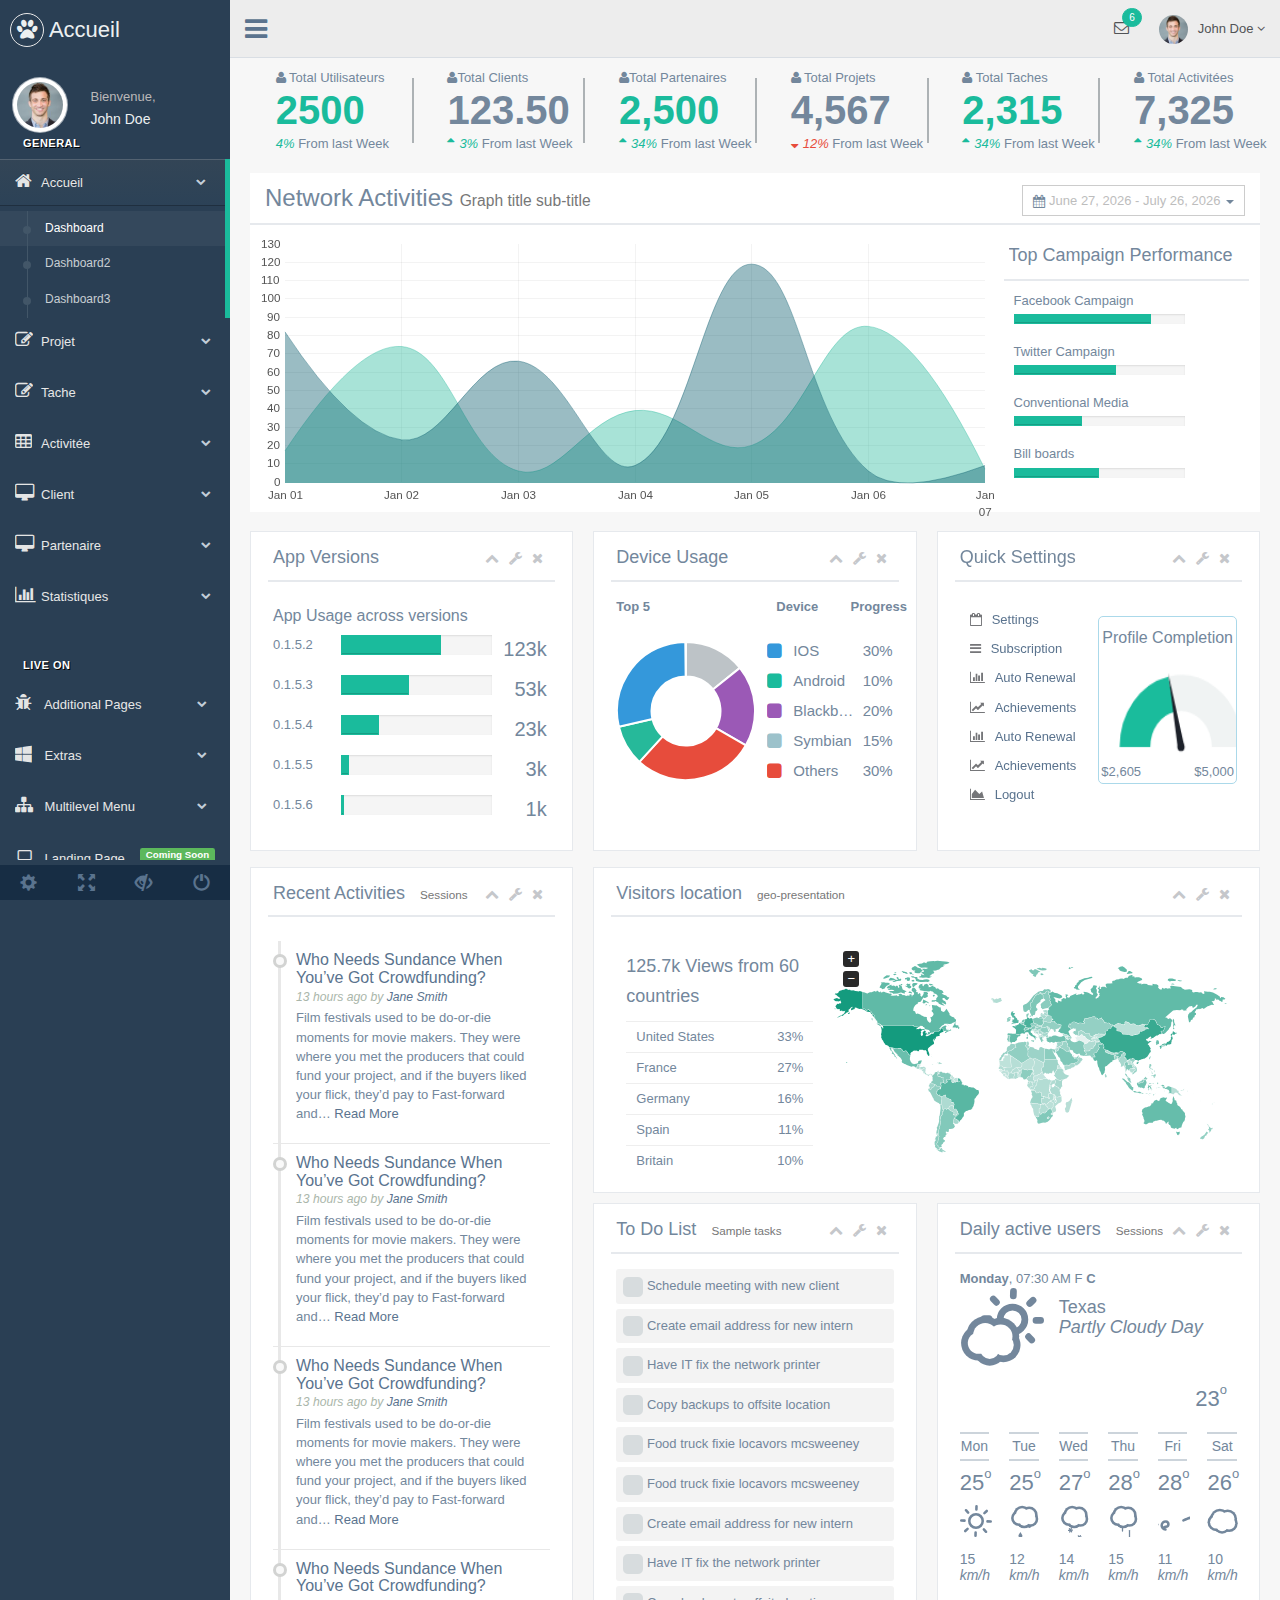
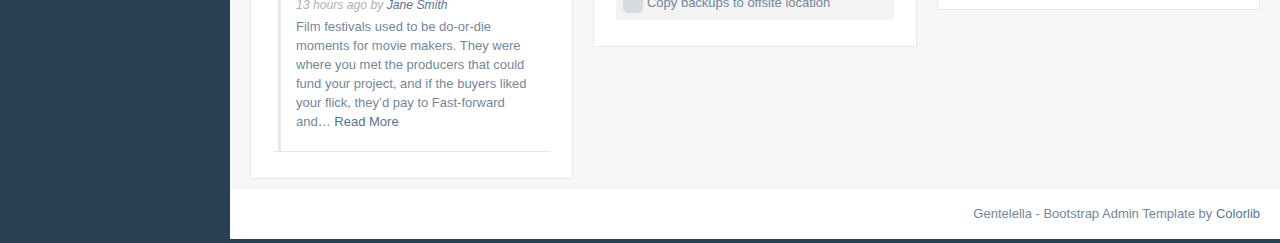
<file: APP/index.html>
<?php ?>

 
 <!DOCTYPE html>
<html lang="en">

<head>
  <meta http-equiv="Content-Type" content="text/html; charset=UTF-8">
  <!-- Meta, title, CSS, favicons, etc. -->
  <meta charset="utf-8">
  <meta http-equiv="X-UA-Compatible" content="IE=edge">
  <meta name="viewport" content="width=device-width, initial-scale=1">

  <title>DDA | ALGERIE TELECOM</title>

  <!-- Bootstrap core CSS -->

  <link href="css/bootstrap.min.css" rel="stylesheet">

  <link href="fonts/css/font-awesome.min.css" rel="stylesheet">
  <link href="css/animate.min.css" rel="stylesheet">

  <!-- Custom styling plus plugins -->
  <link href="css/custom.css" rel="stylesheet">
  <link rel="stylesheet" type="text/css" href="css/maps/jquery-jvectormap-2.0.3.css" />
  <link href="css/icheck/flat/green.css" rel="stylesheet" />
  <link href="css/floatexamples.css" rel="stylesheet" type="text/css" />

  <script src="js/jquery.min.js"></script>
  <script src="js/nprogress.js"></script>

  <!--[if lt IE 9]>
        <script src="../assets/js/ie8-responsive-file-warning.js"></script>
        <![endif]-->

  <!-- HTML5 shim and Respond.js for IE8 support of HTML5 elements and media queries -->
  <!--[if lt IE 9]>
          <script src="https://oss.maxcdn.com/html5shiv/3.7.2/html5shiv.min.js"></script>
          <script src="https://oss.maxcdn.com/respond/1.4.2/respond.min.js"></script>
        <![endif]-->

</head>


<body class="nav-md">

  <div class="container body">


    <div class="main_container">

      <div class="col-md-3 left_col">
        <div class="left_col scroll-view">

          <div class="navbar nav_title" style="border: 0;">
            <a href="index.html" class="site_title"><i class="fa fa-paw"></i> <span>Accueil</span></a>
          </div>
          <div class="clearfix"></div>

          <!-- menu prile quick info -->
          <div class="profile">
            <div class="profile_pic">
              <img src="images/img.jpg" alt="..." class="img-circle profile_img">
            </div>
            <div class="profile_info">
              <span>Bienvenue,</span>
              <h2>John Doe</h2>
            </div>
          </div>
          <!-- /menu prile quick info -->

          <br />

          <!-- sidebar menu -->
          <div id="sidebar-menu" class="main_menu_side hidden-print main_menu">

            <div class="menu_section">
              <h3>General</h3>
              <ul class="nav side-menu">
                <li><a><i class="fa fa-home"></i>Accueil<span class="fa fa-chevron-down"></span></a>
                  <ul class="nav child_menu" style="display: none">
                    <li><a href="index.html">Dashboard</a>
                    </li>
                    <li><a href="index2.html">Dashboard2</a>
                    </li>
                    <li><a href="index3.html">Dashboard3</a>
                    </li>
                  </ul>
                </li>
                <li><a><i class="fa fa-edit"></i>Projet<span class="fa fa-chevron-down"></span></a>
                  <ul class="nav child_menu" style="display: none">
                    <li><a href="projet/form_projet.php">Nouveau Projet</a>
                    </li>
                    <li><a href="projet/consulter_projet.php">Projet En Cours de Réalisation</a>
                    </li>
                  </ul>
                </li>
                 <li><a><i class="fa fa-edit"></i>Tache<span class="fa fa-chevron-down"></span></a>
                  <ul class="nav child_menu" style="display: none">
                    <li><a href="tache/form_tache.php">Nouvelle Tache</a>
                    </li>
                    <li><a href="tache/form_tache.php">Tache En Cours de Réalisation</a>
                    </li>
                  </ul>
                </li>
                <li><a><i class="fa fa-table"></i>Activitée<span class="fa fa-chevron-down"></span></a>
                  <ul class="nav child_menu" style="display: none">
                    <li><a href="activite/form_activite.php">Nouvelle Activitée</a>
                    </li>
                    <li><a href="activite/consulter_activite">Activitée En Cours de Réalisation</a>
                    </li>
                  </ul>
                </li>
                <li><a><i class="fa fa-desktop"></i>Client<span class="fa fa-chevron-down"></span></a>
                  <ul class="nav child_menu" style="display: none">
                    <li><a href="client/form_client.php">Nouveau Client</a>
                    </li>
                    <li><a href="client/consulter_client.php">Liste Des Clients</a>
                    </li>
                  </ul>
                </li>
                 <li><a><i class="fa fa-desktop"></i>Partenaire<span class="fa fa-chevron-down"></span></a>
                  <ul class="nav child_menu" style="display: none">
                    <li><a href="fournisseur/form_fourn.php">Nouveau Partenaire</a>
                    </li>
                    <li><a href="fournisseur/consulter_fourn.php">Liste Des Partenaires</a>
                    </li>
                  </ul>
                </li>
                <li><a><i class="fa fa-bar-chart-o"></i>Statistiques<span class="fa fa-chevron-down"></span></a>
                  <ul class="nav child_menu" style="display: none">
                    <li><a href="chartjs.html">Chart JS</a>
                    </li>
                  </ul>
                </li>
              </ul>
            </div>
            <div class="menu_section">
              <h3>Live On</h3>
              <ul class="nav side-menu">
                <li><a><i class="fa fa-bug"></i> Additional Pages <span class="fa fa-chevron-down"></span></a>
                  <ul class="nav child_menu" style="display: none">
                    <li><a href="e_commerce.html">E-commerce</a>
                    </li>
                    <li><a href="projects.html">Projects</a>
                    </li>
                    <li><a href="project_detail.html">Project Detail</a>
                    </li>
                    <li><a href="contacts.html">Contacts</a>
                    </li>
                    <li><a href="profile.html">Profile</a>
                    </li>
                  </ul>
                </li>
                <li><a><i class="fa fa-windows"></i> Extras <span class="fa fa-chevron-down"></span></a>
                  <ul class="nav child_menu" style="display: none">
                    <li><a href="page_404.html">404 Error</a>
                    </li>
                    <li><a href="page_500.html">500 Error</a>
                    </li>
                    <li><a href="plain_page.html">Plain Page</a>
                    </li>
                    <li><a href="login.html">Login Page</a>
                    </li>
                    <li><a href="pricing_tables.html">Pricing Tables</a>
                    </li>
                  </ul>
                </li>
                <li><a><i class="fa fa-sitemap"></i> Multilevel Menu <span class="fa fa-chevron-down"></span></a>
                  <ul class="nav child_menu" style="display: none">
                      <li><a href="#level1_1">Level One</a>
                      <li><a>Level One<span class="fa fa-chevron-down"></span></a>
                        <ul class="nav child_menu" style="display: none">
                          <li class="sub_menu"><a href="level2.html">Level Two</a>
                          </li>
                          <li><a href="#level2_1">Level Two</a>
                          </li>
                          <li><a href="#level2_2">Level Two</a>
                          </li>
                        </ul>
                      </li>
                      <li><a href="#level1_2">Level One</a>
                      </li>
                  </ul>
                </li>
                <li><a href="javascript:void(0)"><i class="fa fa-laptop"></i> Landing Page <span class="label label-success pull-right">Coming Soon</span></a>
                </li>
              </ul>
            </div>

          </div>
          <!-- /sidebar menu -->

          <!-- /menu footer buttons -->
          <div class="sidebar-footer hidden-small">
            <a data-toggle="tooltip" data-placement="top" title="Settings">
              <span class="glyphicon glyphicon-cog" aria-hidden="true"></span>
            </a>
            <a data-toggle="tooltip" data-placement="top" title="FullScreen">
              <span class="glyphicon glyphicon-fullscreen" aria-hidden="true"></span>
            </a>
            <a data-toggle="tooltip" data-placement="top" title="Lock">
              <span class="glyphicon glyphicon-eye-close" aria-hidden="true"></span>
            </a>
            <a data-toggle="tooltip" data-placement="top" title="Logout">
              <span class="glyphicon glyphicon-off" aria-hidden="true"></span>
            </a>
          </div>
          <!-- /menu footer buttons -->
        </div>
      </div>

      <!-- top navigation -->
      <div class="top_nav">

        <div class="nav_menu">
          <nav class="" role="navigation">
            <div class="nav toggle">
              <a id="menu_toggle"><i class="fa fa-bars"></i></a>
            </div>

            <ul class="nav navbar-nav navbar-right">
              <li class="">
                <a href="javascript:;" class="user-profile dropdown-toggle" data-toggle="dropdown" aria-expanded="false">
                  <img src="images/img.jpg" alt="">John Doe
                  <span class=" fa fa-angle-down"></span>
                </a>
                <ul class="dropdown-menu dropdown-usermenu pull-right">
                  <li><a href="javascript:;">  Profile</a>
                  </li>
                  <li>
                    <a href="javascript:;">
                      <span class="badge bg-red pull-right">50%</span>
                      <span>Settings</span>
                    </a>
                  </li>
                  <li>
                    <a href="javascript:;">Help</a>
                  </li>
                  <li><a href="login.html"><i class="fa fa-sign-out pull-right"></i> Log Out</a>
                  </li>
                </ul>
              </li>

              <li role="presentation" class="dropdown">
                <a href="javascript:;" class="dropdown-toggle info-number" data-toggle="dropdown" aria-expanded="false">
                  <i class="fa fa-envelope-o"></i>
                  <span class="badge bg-green">6</span>
                </a>
                <ul id="menu1" class="dropdown-menu list-unstyled msg_list" role="menu">
                  <li>
                    <a>
                      <span class="image">
                                        <img src="images/img.jpg" alt="Profile Image" />
                                    </span>
                      <span>
                                        <span>John Smith</span>
                      <span class="time">3 mins ago</span>
                      </span>
                      <span class="message">
                                        Film festivals used to be do-or-die moments for movie makers. They were where...
                                    </span>
                    </a>
                  </li>
                  <li>
                    <a>
                      <span class="image">
                                        <img src="images/img.jpg" alt="Profile Image" />
                                    </span>
                      <span>
                                        <span>John Smith</span>
                      <span class="time">3 mins ago</span>
                      </span>
                      <span class="message">
                                        Film festivals used to be do-or-die moments for movie makers. They were where...
                                    </span>
                    </a>
                  </li>
                  <li>
                    <a>
                      <span class="image">
                                        <img src="images/img.jpg" alt="Profile Image" />
                                    </span>
                      <span>
                                        <span>John Smith</span>
                      <span class="time">3 mins ago</span>
                      </span>
                      <span class="message">
                                        Film festivals used to be do-or-die moments for movie makers. They were where...
                                    </span>
                    </a>
                  </li>
                  <li>
                    <a>
                      <span class="image">
                                        <img src="images/img.jpg" alt="Profile Image" />
                                    </span>
                      <span>
                                        <span>John Smith</span>
                      <span class="time">3 mins ago</span>
                      </span>
                      <span class="message">
                                        Film festivals used to be do-or-die moments for movie makers. They were where...
                                    </span>
                    </a>
                  </li>
                  <li>
                    <div class="text-center">
                      <a href="inbox.html">
                        <strong>See All Alerts</strong>
                        <i class="fa fa-angle-right"></i>
                      </a>
                    </div>
                  </li>
                </ul>
              </li>

            </ul>
          </nav>
        </div>

      </div>
      <!-- /top navigation -->


      <!-- page content -->
      <div class="right_col" role="main">

        <!-- top tiles -->
        <div class="row tile_count">
          <div class="animated flipInY col-md-2 col-sm-4 col-xs-4 tile_stats_count">
            <div class="left"></div>
            <div class="right">
              <span class="count_top"><i class="fa fa-user"></i> Total  Utilisateurs</span>
              <div class="count green">2500</div>
              <span class="count_bottom"><i class="green">4% </i> From last Week</span>
            </div>
          </div>
          <div class="animated flipInY col-md-2 col-sm-4 col-xs-4 tile_stats_count">
            <div class="left"></div>
            <div class="right">
              <span class="count_top"><i class="fa fa-user"></i>Total Clients</span>
              <div class="count">123.50</div>
              <span class="count_bottom"><i class="green"><i class="fa fa-sort-asc"></i>3% </i> From last Week</span>
            </div>
          </div>
          <div class="animated flipInY col-md-2 col-sm-4 col-xs-4 tile_stats_count">
            <div class="left"></div>
            <div class="right">
              <span class="count_top"><i class="fa fa-user"></i>Total Partenaires</span>
              <div class="count green">2,500</div>
              <span class="count_bottom"><i class="green"><i class="fa fa-sort-asc"></i>34% </i> From last Week</span>
            </div>
          </div>
          <div class="animated flipInY col-md-2 col-sm-4 col-xs-4 tile_stats_count">
            <div class="left"></div>
            <div class="right">
              <span class="count_top"><i class="fa fa-user"></i> Total Projets</span>
              <div class="count">4,567</div>
              <span class="count_bottom"><i class="red"><i class="fa fa-sort-desc"></i>12% </i> From last Week</span>
            </div>
          </div>
          <div class="animated flipInY col-md-2 col-sm-4 col-xs-4 tile_stats_count">
            <div class="left"></div>
            <div class="right">
              <span class="count_top"><i class="fa fa-user"></i> Total Taches</span>
              <div class="count green">2,315</div>
              <span class="count_bottom"><i class="green"><i class="fa fa-sort-asc"></i>34% </i> From last Week</span>
            </div>
          </div>
          <div class="animated flipInY col-md-2 col-sm-4 col-xs-4 tile_stats_count">
            <div class="left"></div>
            <div class="right">
              <span class="count_top"><i class="fa fa-user"></i> Total Activitées</span>
              <div class="count">7,325</div>
              <span class="count_bottom"><i class="green"><i class="fa fa-sort-asc"></i>34% </i> From last Week</span>
            </div>
          </div>

        </div>
        <!-- /top tiles -->

        <div class="row">
          <div class="col-md-12 col-sm-12 col-xs-12">
            <div class="dashboard_graph">

              <div class="row x_title">
                <div class="col-md-6">
                  <h3>Network Activities <small>Graph title sub-title</small></h3>
                </div>
                <div class="col-md-6">
                  <div id="reportrange" class="pull-right" style="background: #fff; cursor: pointer; padding: 5px 10px; border: 1px solid #ccc">
                    <i class="glyphicon glyphicon-calendar fa fa-calendar"></i>
                    <span>December 30, 2014 - January 28, 2015</span> <b class="caret"></b>
                  </div>
                </div>
              </div>

              <div class="col-md-9 col-sm-9 col-xs-12">
                <div id="placeholder33" style="height: 260px; display: none" class="demo-placeholder"></div>
                <div style="width: 100%;">
                  <div id="canvas_dahs" class="demo-placeholder" style="width: 100%; height:270px;"></div>
                </div>
              </div>
              <div class="col-md-3 col-sm-3 col-xs-12 bg-white">
                <div class="x_title">
                  <h2>Top Campaign Performance</h2>
                  <div class="clearfix"></div>
                </div>

                <div class="col-md-12 col-sm-12 col-xs-6">
                  <div>
                    <p>Facebook Campaign</p>
                    <div class="">
                      <div class="progress progress_sm" style="width: 76%;">
                        <div class="progress-bar bg-green" role="progressbar" data-transitiongoal="80"></div>
                      </div>
                    </div>
                  </div>
                  <div>
                    <p>Twitter Campaign</p>
                    <div class="">
                      <div class="progress progress_sm" style="width: 76%;">
                        <div class="progress-bar bg-green" role="progressbar" data-transitiongoal="60"></div>
                      </div>
                    </div>
                  </div>
                </div>
                <div class="col-md-12 col-sm-12 col-xs-6">
                  <div>
                    <p>Conventional Media</p>
                    <div class="">
                      <div class="progress progress_sm" style="width: 76%;">
                        <div class="progress-bar bg-green" role="progressbar" data-transitiongoal="40"></div>
                      </div>
                    </div>
                  </div>
                  <div>
                    <p>Bill boards</p>
                    <div class="">
                      <div class="progress progress_sm" style="width: 76%;">
                        <div class="progress-bar bg-green" role="progressbar" data-transitiongoal="50"></div>
                      </div>
                    </div>
                  </div>
                </div>

              </div>

              <div class="clearfix"></div>
            </div>
          </div>

        </div>
        <br />

        <div class="row">


          <div class="col-md-4 col-sm-4 col-xs-12">
            <div class="x_panel tile fixed_height_320">
              <div class="x_title">
                <h2>App Versions</h2>
                <ul class="nav navbar-right panel_toolbox">
                  <li><a class="collapse-link"><i class="fa fa-chevron-up"></i></a>
                  </li>
                  <li class="dropdown">
                    <a href="#" class="dropdown-toggle" data-toggle="dropdown" role="button" aria-expanded="false"><i class="fa fa-wrench"></i></a>
                    <ul class="dropdown-menu" role="menu">
                      <li><a href="#">Settings 1</a>
                      </li>
                      <li><a href="#">Settings 2</a>
                      </li>
                    </ul>
                  </li>
                  <li><a class="close-link"><i class="fa fa-close"></i></a>
                  </li>
                </ul>
                <div class="clearfix"></div>
              </div>
              <div class="x_content">
                <h4>App Usage across versions</h4>
                <div class="widget_summary">
                  <div class="w_left w_25">
                    <span>0.1.5.2</span>
                  </div>
                  <div class="w_center w_55">
                    <div class="progress">
                      <div class="progress-bar bg-green" role="progressbar" aria-valuenow="60" aria-valuemin="0" aria-valuemax="100" style="width: 66%;">
                        <span class="sr-only">60% Complete</span>
                      </div>
                    </div>
                  </div>
                  <div class="w_right w_20">
                    <span>123k</span>
                  </div>
                  <div class="clearfix"></div>
                </div>

                <div class="widget_summary">
                  <div class="w_left w_25">
                    <span>0.1.5.3</span>
                  </div>
                  <div class="w_center w_55">
                    <div class="progress">
                      <div class="progress-bar bg-green" role="progressbar" aria-valuenow="60" aria-valuemin="0" aria-valuemax="100" style="width: 45%;">
                        <span class="sr-only">60% Complete</span>
                      </div>
                    </div>
                  </div>
                  <div class="w_right w_20">
                    <span>53k</span>
                  </div>
                  <div class="clearfix"></div>
                </div>
                <div class="widget_summary">
                  <div class="w_left w_25">
                    <span>0.1.5.4</span>
                  </div>
                  <div class="w_center w_55">
                    <div class="progress">
                      <div class="progress-bar bg-green" role="progressbar" aria-valuenow="60" aria-valuemin="0" aria-valuemax="100" style="width: 25%;">
                        <span class="sr-only">60% Complete</span>
                      </div>
                    </div>
                  </div>
                  <div class="w_right w_20">
                    <span>23k</span>
                  </div>
                  <div class="clearfix"></div>
                </div>
                <div class="widget_summary">
                  <div class="w_left w_25">
                    <span>0.1.5.5</span>
                  </div>
                  <div class="w_center w_55">
                    <div class="progress">
                      <div class="progress-bar bg-green" role="progressbar" aria-valuenow="60" aria-valuemin="0" aria-valuemax="100" style="width: 5%;">
                        <span class="sr-only">60% Complete</span>
                      </div>
                    </div>
                  </div>
                  <div class="w_right w_20">
                    <span>3k</span>
                  </div>
                  <div class="clearfix"></div>
                </div>
                <div class="widget_summary">
                  <div class="w_left w_25">
                    <span>0.1.5.6</span>
                  </div>
                  <div class="w_center w_55">
                    <div class="progress">
                      <div class="progress-bar bg-green" role="progressbar" aria-valuenow="60" aria-valuemin="0" aria-valuemax="100" style="width: 2%;">
                        <span class="sr-only">60% Complete</span>
                      </div>
                    </div>
                  </div>
                  <div class="w_right w_20">
                    <span>1k</span>
                  </div>
                  <div class="clearfix"></div>
                </div>

              </div>
            </div>
          </div>

          <div class="col-md-4 col-sm-4 col-xs-12">
            <div class="x_panel tile fixed_height_320 overflow_hidden">
              <div class="x_title">
                <h2>Device Usage</h2>
                <ul class="nav navbar-right panel_toolbox">
                  <li><a class="collapse-link"><i class="fa fa-chevron-up"></i></a>
                  </li>
                  <li class="dropdown">
                    <a href="#" class="dropdown-toggle" data-toggle="dropdown" role="button" aria-expanded="false"><i class="fa fa-wrench"></i></a>
                    <ul class="dropdown-menu" role="menu">
                      <li><a href="#">Settings 1</a>
                      </li>
                      <li><a href="#">Settings 2</a>
                      </li>
                    </ul>
                  </li>
                  <li><a class="close-link"><i class="fa fa-close"></i></a>
                  </li>
                </ul>
                <div class="clearfix"></div>
              </div>
              <div class="x_content">
                <table class="" style="width:100%">
                  <tr>
                    <th style="width:37%;">
                      <p>Top 5</p>
                    </th>
                    <th>
                      <div class="col-lg-7 col-md-7 col-sm-7 col-xs-7">
                        <p class="">Device</p>
                      </div>
                      <div class="col-lg-5 col-md-5 col-sm-5 col-xs-5">
                        <p class="">Progress</p>
                      </div>
                    </th>
                  </tr>
                  <tr>
                    <td>
                      <canvas id="canvas1" height="140" width="140" style="margin: 15px 10px 10px 0"></canvas>
                    </td>
                    <td>
                      <table class="tile_info">
                        <tr>
                          <td>
                            <p><i class="fa fa-square blue"></i>IOS </p>
                          </td>
                          <td>30%</td>
                        </tr>
                        <tr>
                          <td>
                            <p><i class="fa fa-square green"></i>Android </p>
                          </td>
                          <td>10%</td>
                        </tr>
                        <tr>
                          <td>
                            <p><i class="fa fa-square purple"></i>Blackberry </p>
                          </td>
                          <td>20%</td>
                        </tr>
                        <tr>
                          <td>
                            <p><i class="fa fa-square aero"></i>Symbian </p>
                          </td>
                          <td>15%</td>
                        </tr>
                        <tr>
                          <td>
                            <p><i class="fa fa-square red"></i>Others </p>
                          </td>
                          <td>30%</td>
                        </tr>
                      </table>
                    </td>
                  </tr>
                </table>
              </div>
            </div>
          </div>


          <div class="col-md-4 col-sm-4 col-xs-12">
            <div class="x_panel tile fixed_height_320">
              <div class="x_title">
                <h2>Quick Settings</h2>
                <ul class="nav navbar-right panel_toolbox">
                  <li><a class="collapse-link"><i class="fa fa-chevron-up"></i></a>
                  </li>
                  <li class="dropdown">
                    <a href="#" class="dropdown-toggle" data-toggle="dropdown" role="button" aria-expanded="false"><i class="fa fa-wrench"></i></a>
                    <ul class="dropdown-menu" role="menu">
                      <li><a href="#">Settings 1</a>
                      </li>
                      <li><a href="#">Settings 2</a>
                      </li>
                    </ul>
                  </li>
                  <li><a class="close-link"><i class="fa fa-close"></i></a>
                  </li>
                </ul>
                <div class="clearfix"></div>
              </div>
              <div class="x_content">
                <div class="dashboard-widget-content">
                  <ul class="quick-list">
                    <li><i class="fa fa-calendar-o"></i><a href="#">Settings</a>
                    </li>
                    <li><i class="fa fa-bars"></i><a href="#">Subscription</a>
                    </li>
                    <li><i class="fa fa-bar-chart"></i><a href="#">Auto Renewal</a> </li>
                    <li><i class="fa fa-line-chart"></i><a href="#">Achievements</a>
                    </li>
                    <li><i class="fa fa-bar-chart"></i><a href="#">Auto Renewal</a> </li>
                    <li><i class="fa fa-line-chart"></i><a href="#">Achievements</a>
                    </li>
                    <li><i class="fa fa-area-chart"></i><a href="#">Logout</a>
                    </li>
                  </ul>

                  <div class="sidebar-widget">
                    <h4>Profile Completion</h4>
                    <canvas width="150" height="80" id="foo" class="" style="width: 160px; height: 100px;"></canvas>
                    <div class="goal-wrapper">
                      <span class="gauge-value pull-left">$</span>
                      <span id="gauge-text" class="gauge-value pull-left">3,200</span>
                      <span id="goal-text" class="goal-value pull-right">$5,000</span>
                    </div>
                  </div>
                </div>
              </div>
            </div>
          </div>

        </div>


        <div class="row">
          <div class="col-md-4 col-sm-4 col-xs-12">
            <div class="x_panel">
              <div class="x_title">
                <h2>Recent Activities <small>Sessions</small></h2>
                <ul class="nav navbar-right panel_toolbox">
                  <li><a class="collapse-link"><i class="fa fa-chevron-up"></i></a>
                  </li>
                  <li class="dropdown">
                    <a href="#" class="dropdown-toggle" data-toggle="dropdown" role="button" aria-expanded="false"><i class="fa fa-wrench"></i></a>
                    <ul class="dropdown-menu" role="menu">
                      <li><a href="#">Settings 1</a>
                      </li>
                      <li><a href="#">Settings 2</a>
                      </li>
                    </ul>
                  </li>
                  <li><a class="close-link"><i class="fa fa-close"></i></a>
                  </li>
                </ul>
                <div class="clearfix"></div>
              </div>
              <div class="x_content">
                <div class="dashboard-widget-content">

                  <ul class="list-unstyled timeline widget">
                    <li>
                      <div class="block">
                        <div class="block_content">
                          <h2 class="title">
                                            <a>Who Needs Sundance When You’ve Got&nbsp;Crowdfunding?</a>
                                        </h2>
                          <div class="byline">
                            <span>13 hours ago</span> by <a>Jane Smith</a>
                          </div>
                          <p class="excerpt">Film festivals used to be do-or-die moments for movie makers. They were where you met the producers that could fund your project, and if the buyers liked your flick, they’d pay to Fast-forward and… <a>Read&nbsp;More</a>
                          </p>
                        </div>
                      </div>
                    </li>
                    <li>
                      <div class="block">
                        <div class="block_content">
                          <h2 class="title">
                                            <a>Who Needs Sundance When You’ve Got&nbsp;Crowdfunding?</a>
                                        </h2>
                          <div class="byline">
                            <span>13 hours ago</span> by <a>Jane Smith</a>
                          </div>
                          <p class="excerpt">Film festivals used to be do-or-die moments for movie makers. They were where you met the producers that could fund your project, and if the buyers liked your flick, they’d pay to Fast-forward and… <a>Read&nbsp;More</a>
                          </p>
                        </div>
                      </div>
                    </li>
                    <li>
                      <div class="block">
                        <div class="block_content">
                          <h2 class="title">
                                            <a>Who Needs Sundance When You’ve Got&nbsp;Crowdfunding?</a>
                                        </h2>
                          <div class="byline">
                            <span>13 hours ago</span> by <a>Jane Smith</a>
                          </div>
                          <p class="excerpt">Film festivals used to be do-or-die moments for movie makers. They were where you met the producers that could fund your project, and if the buyers liked your flick, they’d pay to Fast-forward and… <a>Read&nbsp;More</a>
                          </p>
                        </div>
                      </div>
                    </li>
                    <li>
                      <div class="block">
                        <div class="block_content">
                          <h2 class="title">
                                            <a>Who Needs Sundance When You’ve Got&nbsp;Crowdfunding?</a>
                                        </h2>
                          <div class="byline">
                            <span>13 hours ago</span> by <a>Jane Smith</a>
                          </div>
                          <p class="excerpt">Film festivals used to be do-or-die moments for movie makers. They were where you met the producers that could fund your project, and if the buyers liked your flick, they’d pay to Fast-forward and… <a>Read&nbsp;More</a>
                          </p>
                        </div>
                      </div>
                    </li>
                  </ul>
                </div>
              </div>
            </div>
          </div>


          <div class="col-md-8 col-sm-8 col-xs-12">



            <div class="row">

              <div class="col-md-12 col-sm-12 col-xs-12">
                <div class="x_panel">
                  <div class="x_title">
                    <h2>Visitors location <small>geo-presentation</small></h2>
                    <ul class="nav navbar-right panel_toolbox">
                      <li><a class="collapse-link"><i class="fa fa-chevron-up"></i></a>
                      </li>
                      <li class="dropdown">
                        <a href="#" class="dropdown-toggle" data-toggle="dropdown" role="button" aria-expanded="false"><i class="fa fa-wrench"></i></a>
                        <ul class="dropdown-menu" role="menu">
                          <li><a href="#">Settings 1</a>
                          </li>
                          <li><a href="#">Settings 2</a>
                          </li>
                        </ul>
                      </li>
                      <li><a class="close-link"><i class="fa fa-close"></i></a>
                      </li>
                    </ul>
                    <div class="clearfix"></div>
                  </div>
                  <div class="x_content">
                    <div class="dashboard-widget-content">
                      <div class="col-md-4 hidden-small">
                        <h2 class="line_30">125.7k Views from 60 countries</h2>

                        <table class="countries_list">
                          <tbody>
                            <tr>
                              <td>United States</td>
                              <td class="fs15 fw700 text-right">33%</td>
                            </tr>
                            <tr>
                              <td>France</td>
                              <td class="fs15 fw700 text-right">27%</td>
                            </tr>
                            <tr>
                              <td>Germany</td>
                              <td class="fs15 fw700 text-right">16%</td>
                            </tr>
                            <tr>
                              <td>Spain</td>
                              <td class="fs15 fw700 text-right">11%</td>
                            </tr>
                            <tr>
                              <td>Britain</td>
                              <td class="fs15 fw700 text-right">10%</td>
                            </tr>
                          </tbody>
                        </table>
                      </div>
                      <div id="world-map-gdp" class="col-md-8 col-sm-12 col-xs-12" style="height:230px;"></div>
                    </div>
                  </div>
                </div>
              </div>

            </div>
            <div class="row">


              <!-- Start to do list -->
              <div class="col-md-6 col-sm-6 col-xs-12">
                <div class="x_panel">
                  <div class="x_title">
                    <h2>To Do List <small>Sample tasks</small></h2>
                    <ul class="nav navbar-right panel_toolbox">
                      <li><a class="collapse-link"><i class="fa fa-chevron-up"></i></a>
                      </li>
                      <li class="dropdown">
                        <a href="#" class="dropdown-toggle" data-toggle="dropdown" role="button" aria-expanded="false"><i class="fa fa-wrench"></i></a>
                        <ul class="dropdown-menu" role="menu">
                          <li><a href="#">Settings 1</a>
                          </li>
                          <li><a href="#">Settings 2</a>
                          </li>
                        </ul>
                      </li>
                      <li><a class="close-link"><i class="fa fa-close"></i></a>
                      </li>
                    </ul>
                    <div class="clearfix"></div>
                  </div>
                  <div class="x_content">

                    <div class="">
                      <ul class="to_do">
                        <li>
                          <p>
                            <input type="checkbox" class="flat"> Schedule meeting with new client </p>
                        </li>
                        <li>
                          <p>
                            <input type="checkbox" class="flat"> Create email address for new intern</p>
                        </li>
                        <li>
                          <p>
                            <input type="checkbox" class="flat"> Have IT fix the network printer</p>
                        </li>
                        <li>
                          <p>
                            <input type="checkbox" class="flat"> Copy backups to offsite location</p>
                        </li>
                        <li>
                          <p>
                            <input type="checkbox" class="flat"> Food truck fixie locavors mcsweeney</p>
                        </li>
                        <li>
                          <p>
                            <input type="checkbox" class="flat"> Food truck fixie locavors mcsweeney</p>
                        </li>
                        <li>
                          <p>
                            <input type="checkbox" class="flat"> Create email address for new intern</p>
                        </li>
                        <li>
                          <p>
                            <input type="checkbox" class="flat"> Have IT fix the network printer</p>
                        </li>
                        <li>
                          <p>
                            <input type="checkbox" class="flat"> Copy backups to offsite location</p>
                        </li>
                      </ul>
                    </div>
                  </div>
                </div>
              </div>
              <!-- End to do list -->
              
              <!-- start of weather widget -->
              <div class="col-md-6 col-sm-6 col-xs-12">
                <div class="x_panel">
                  <div class="x_title">
                    <h2>Daily active users <small>Sessions</small></h2>
                    <ul class="nav navbar-right panel_toolbox">
                      <li><a class="collapse-link"><i class="fa fa-chevron-up"></i></a>
                      </li>
                      <li class="dropdown">
                        <a href="#" class="dropdown-toggle" data-toggle="dropdown" role="button" aria-expanded="false"><i class="fa fa-wrench"></i></a>
                        <ul class="dropdown-menu" role="menu">
                          <li><a href="#">Settings 1</a>
                          </li>
                          <li><a href="#">Settings 2</a>
                          </li>
                        </ul>
                      </li>
                      <li><a class="close-link"><i class="fa fa-close"></i></a>
                      </li>
                    </ul>
                    <div class="clearfix"></div>
                  </div>
                  <div class="x_content">
                    <div class="row">
                      <div class="col-sm-12">
                        <div class="temperature"><b>Monday</b>, 07:30 AM
                          <span>F</span>
                          <span><b>C</b></span>
                        </div>
                      </div>
                    </div>
                    <div class="row">
                      <div class="col-sm-4">
                        <div class="weather-icon">
                          <canvas height="84" width="84" id="partly-cloudy-day"></canvas>
                        </div>
                      </div>
                      <div class="col-sm-8">
                        <div class="weather-text">
                          <h2>Texas <br><i>Partly Cloudy Day</i></h2>
                        </div>
                      </div>
                    </div>
                    <div class="col-sm-12">
                      <div class="weather-text pull-right">
                        <h3 class="degrees">23</h3>
                      </div>
                    </div>

                    <div class="clearfix"></div>

                    <div class="row weather-days">
                      <div class="col-sm-2">
                        <div class="daily-weather">
                          <h2 class="day">Mon</h2>
                          <h3 class="degrees">25</h3>
                          <canvas id="clear-day" width="32" height="32"></canvas>
                          <h5>15 <i>km/h</i></h5>
                        </div>
                      </div>
                      <div class="col-sm-2">
                        <div class="daily-weather">
                          <h2 class="day">Tue</h2>
                          <h3 class="degrees">25</h3>
                          <canvas height="32" width="32" id="rain"></canvas>
                          <h5>12 <i>km/h</i></h5>
                        </div>
                      </div>
                      <div class="col-sm-2">
                        <div class="daily-weather">
                          <h2 class="day">Wed</h2>
                          <h3 class="degrees">27</h3>
                          <canvas height="32" width="32" id="snow"></canvas>
                          <h5>14 <i>km/h</i></h5>
                        </div>
                      </div>
                      <div class="col-sm-2">
                        <div class="daily-weather">
                          <h2 class="day">Thu</h2>
                          <h3 class="degrees">28</h3>
                          <canvas height="32" width="32" id="sleet"></canvas>
                          <h5>15 <i>km/h</i></h5>
                        </div>
                      </div>
                      <div class="col-sm-2">
                        <div class="daily-weather">
                          <h2 class="day">Fri</h2>
                          <h3 class="degrees">28</h3>
                          <canvas height="32" width="32" id="wind"></canvas>
                          <h5>11 <i>km/h</i></h5>
                        </div>
                      </div>
                      <div class="col-sm-2">
                        <div class="daily-weather">
                          <h2 class="day">Sat</h2>
                          <h3 class="degrees">26</h3>
                          <canvas height="32" width="32" id="cloudy"></canvas>
                          <h5>10 <i>km/h</i></h5>
                        </div>
                      </div>
                      <div class="clearfix"></div>
                    </div>
                  </div>
                </div>

              </div>
              <!-- end of weather widget -->
            </div>
          </div>
        </div>
      </div>
      <!-- /page content -->

      <!-- footer content -->
      <footer>
        <div class="pull-right">
          Gentelella - Bootstrap Admin Template by <a href="https://colorlib.com">Colorlib</a>
        </div>
        <div class="clearfix"></div>
      </footer>
      <!-- /footer content -->
    </div>
  </div>

  <div id="custom_notifications" class="custom-notifications dsp_none">
    <ul class="list-unstyled notifications clearfix" data-tabbed_notifications="notif-group">
    </ul>
    <div class="clearfix"></div>
    <div id="notif-group" class="tabbed_notifications"></div>
  </div>

  <script src="js/bootstrap.min.js"></script>

  <!-- gauge js -->
  <script type="text/javascript" src="js/gauge/gauge.min.js"></script>
  <script type="text/javascript" src="js/gauge/gauge_demo.js"></script>
  <!-- bootstrap progress js -->
  <script src="js/progressbar/bootstrap-progressbar.min.js"></script>
  <!-- icheck -->
  <script src="js/icheck/icheck.min.js"></script>
  <!-- daterangepicker -->
  <script type="text/javascript" src="js/moment/moment.min.js"></script>
  <script type="text/javascript" src="js/datepicker/daterangepicker.js"></script>
  <!-- chart js -->
  <script src="js/chartjs/chart.min.js"></script>

  <script src="js/custom.js"></script>

  <!-- flot js -->
  <!--[if lte IE 8]><script type="text/javascript" src="js/excanvas.min.js"></script><![endif]-->
  <script type="text/javascript" src="js/flot/jquery.flot.js"></script>
  <script type="text/javascript" src="js/flot/jquery.flot.pie.js"></script>
  <script type="text/javascript" src="js/flot/jquery.flot.orderBars.js"></script>
  <script type="text/javascript" src="js/flot/jquery.flot.time.min.js"></script>
  <script type="text/javascript" src="js/flot/date.js"></script>
  <script type="text/javascript" src="js/flot/jquery.flot.spline.js"></script>
  <script type="text/javascript" src="js/flot/jquery.flot.stack.js"></script>
  <script type="text/javascript" src="js/flot/curvedLines.js"></script>
  <script type="text/javascript" src="js/flot/jquery.flot.resize.js"></script>
  <script>
    $(document).ready(function() {
      // [17, 74, 6, 39, 20, 85, 7]
      //[82, 23, 66, 9, 99, 6, 2]
      var data1 = [
        [gd(2012, 1, 1), 17],
        [gd(2012, 1, 2), 74],
        [gd(2012, 1, 3), 6],
        [gd(2012, 1, 4), 39],
        [gd(2012, 1, 5), 20],
        [gd(2012, 1, 6), 85],
        [gd(2012, 1, 7), 7]
      ];

      var data2 = [
        [gd(2012, 1, 1), 82],
        [gd(2012, 1, 2), 23],
        [gd(2012, 1, 3), 66],
        [gd(2012, 1, 4), 9],
        [gd(2012, 1, 5), 119],
        [gd(2012, 1, 6), 6],
        [gd(2012, 1, 7), 9]
      ];
      $("#canvas_dahs").length && $.plot($("#canvas_dahs"), [
        data1, data2
      ], {
        series: {
          lines: {
            show: false,
            fill: true
          },
          splines: {
            show: true,
            tension: 0.4,
            lineWidth: 1,
            fill: 0.4
          },
          points: {
            radius: 0,
            show: true
          },
          shadowSize: 2
        },
        grid: {
          verticalLines: true,
          hoverable: true,
          clickable: true,
          tickColor: "#d5d5d5",
          borderWidth: 1,
          color: '#fff'
        },
        colors: ["rgba(38, 185, 154, 0.38)", "rgba(3, 88, 106, 0.38)"],
        xaxis: {
          tickColor: "rgba(51, 51, 51, 0.06)",
          mode: "time",
          tickSize: [1, "day"],
          //tickLength: 10,
          axisLabel: "Date",
          axisLabelUseCanvas: true,
          axisLabelFontSizePixels: 12,
          axisLabelFontFamily: 'Verdana, Arial',
          axisLabelPadding: 10
            //mode: "time", timeformat: "%m/%d/%y", minTickSize: [1, "day"]
        },
        yaxis: {
          ticks: 8,
          tickColor: "rgba(51, 51, 51, 0.06)",
        },
        tooltip: false
      });

      function gd(year, month, day) {
        return new Date(year, month - 1, day).getTime();
      }
    });
  </script>

  <!-- worldmap -->
  <script type="text/javascript" src="js/maps/jquery-jvectormap-2.0.3.min.js"></script>
  <script type="text/javascript" src="js/maps/gdp-data.js"></script>
  <script type="text/javascript" src="js/maps/jquery-jvectormap-world-mill-en.js"></script>
  <script type="text/javascript" src="js/maps/jquery-jvectormap-us-aea-en.js"></script>
  <!-- pace -->
  <script src="js/pace/pace.min.js"></script>
  <script>
    $(function() {
      $('#world-map-gdp').vectorMap({
        map: 'world_mill_en',
        backgroundColor: 'transparent',
        zoomOnScroll: false,
        series: {
          regions: [{
            values: gdpData,
            scale: ['#E6F2F0', '#149B7E'],
            normalizeFunction: 'polynomial'
          }]
        },
        onRegionTipShow: function(e, el, code) {
          el.html(el.html() + ' (GDP - ' + gdpData[code] + ')');
        }
      });
    });
  </script>
  <!-- skycons -->
  <script src="js/skycons/skycons.min.js"></script>
  <script>
    var icons = new Skycons({
        "color": "#73879C"
      }),
      list = [
        "clear-day", "clear-night", "partly-cloudy-day",
        "partly-cloudy-night", "cloudy", "rain", "sleet", "snow", "wind",
        "fog"
      ],
      i;

    for (i = list.length; i--;)
      icons.set(list[i], list[i]);

    icons.play();
  </script>

  <!-- Doughnut Chart -->
  <script>
    $('document').ready(function() {
      var options = {
        legend: false,
        responsive: false
      };

      new Chart(document.getElementById("canvas1"), {
        type: 'doughnut',
        tooltipFillColor: "rgba(51, 51, 51, 0.55)",
        data: {
          labels: [
            "Symbian",
            "Blackberry",
            "Other",
            "Android",
            "IOS"
          ],
          datasets: [{
            data: [15, 20, 30, 10, 30],
            backgroundColor: [
              "#BDC3C7",
              "#9B59B6",
              "#E74C3C",
              "#26B99A",
              "#3498DB"
            ],
            hoverBackgroundColor: [
              "#CFD4D8",
              "#B370CF",
              "#E95E4F",
              "#36CAAB",
              "#49A9EA"
            ]
          }]
        },
        options: options
      });
    });
  </script>
  <!-- /Doughnut Chart -->
  
  <!-- datepicker -->
  <script type="text/javascript">
    $(document).ready(function() {

      var cb = function(start, end, label) {
        console.log(start.toISOString(), end.toISOString(), label);
        $('#reportrange span').html(start.format('MMMM D, YYYY') + ' - ' + end.format('MMMM D, YYYY'));
        //alert("Callback has fired: [" + start.format('MMMM D, YYYY') + " to " + end.format('MMMM D, YYYY') + ", label = " + label + "]");
      }

      var optionSet1 = {
        startDate: moment().subtract(29, 'days'),
        endDate: moment(),
        minDate: '01/01/2012',
        maxDate: '12/31/2015',
        dateLimit: {
          days: 60
        },
        showDropdowns: true,
        showWeekNumbers: true,
        timePicker: false,
        timePickerIncrement: 1,
        timePicker12Hour: true,
        ranges: {
          'Today': [moment(), moment()],
          'Yesterday': [moment().subtract(1, 'days'), moment().subtract(1, 'days')],
          'Last 7 Days': [moment().subtract(6, 'days'), moment()],
          'Last 30 Days': [moment().subtract(29, 'days'), moment()],
          'This Month': [moment().startOf('month'), moment().endOf('month')],
          'Last Month': [moment().subtract(1, 'month').startOf('month'), moment().subtract(1, 'month').endOf('month')]
        },
        opens: 'left',
        buttonClasses: ['btn btn-default'],
        applyClass: 'btn-small btn-primary',
        cancelClass: 'btn-small',
        format: 'MM/DD/YYYY',
        separator: ' to ',
        locale: {
          applyLabel: 'Submit',
          cancelLabel: 'Clear',
          fromLabel: 'From',
          toLabel: 'To',
          customRangeLabel: 'Custom',
          daysOfWeek: ['Su', 'Mo', 'Tu', 'We', 'Th', 'Fr', 'Sa'],
          monthNames: ['January', 'February', 'March', 'April', 'May', 'June', 'July', 'August', 'September', 'October', 'November', 'December'],
          firstDay: 1
        }
      };
      $('#reportrange span').html(moment().subtract(29, 'days').format('MMMM D, YYYY') + ' - ' + moment().format('MMMM D, YYYY'));
      $('#reportrange').daterangepicker(optionSet1, cb);
      $('#reportrange').on('show.daterangepicker', function() {
        console.log("show event fired");
      });
      $('#reportrange').on('hide.daterangepicker', function() {
        console.log("hide event fired");
      });
      $('#reportrange').on('apply.daterangepicker', function(ev, picker) {
        console.log("apply event fired, start/end dates are " + picker.startDate.format('MMMM D, YYYY') + " to " + picker.endDate.format('MMMM D, YYYY'));
      });
      $('#reportrange').on('cancel.daterangepicker', function(ev, picker) {
        console.log("cancel event fired");
      });
      $('#options1').click(function() {
        $('#reportrange').data('daterangepicker').setOptions(optionSet1, cb);
      });
      $('#options2').click(function() {
        $('#reportrange').data('daterangepicker').setOptions(optionSet2, cb);
      });
      $('#destroy').click(function() {
        $('#reportrange').data('daterangepicker').remove();
      });
    });
  </script>
  <script>
    NProgress.done();
  </script>
  <!-- /datepicker -->
  <!-- /footer content -->
</body>

</html>
</file>
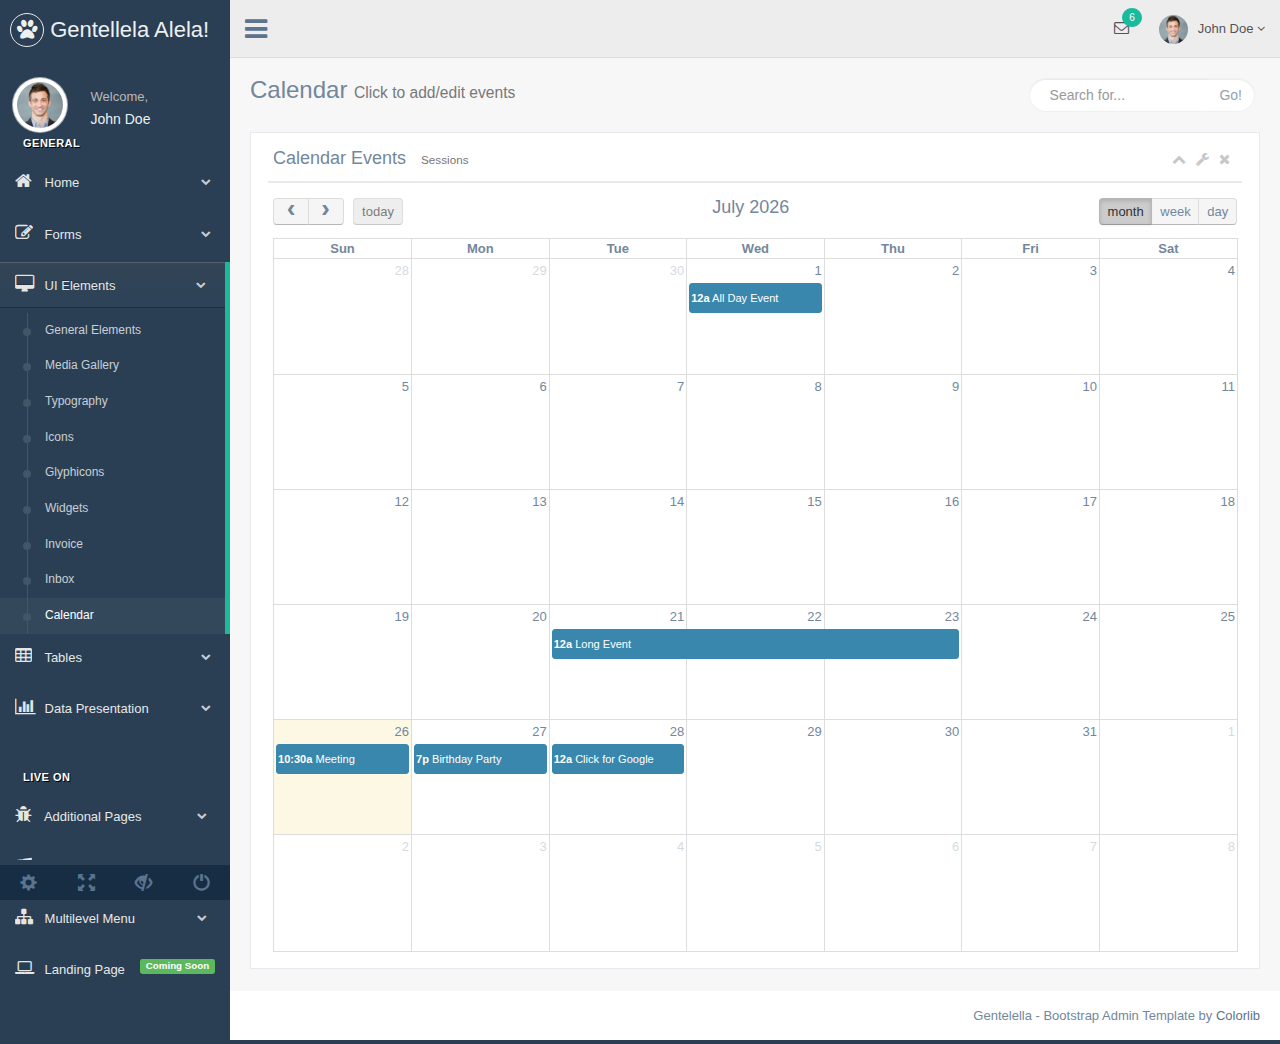
<file: APP/calendar.html>
<!DOCTYPE html>
<html lang="en">

<head>
  <meta http-equiv="Content-Type" content="text/html; charset=UTF-8">
  <!-- Meta, title, CSS, favicons, etc. -->
  <meta charset="utf-8">
  <meta http-equiv="X-UA-Compatible" content="IE=edge">
  <meta name="viewport" content="width=device-width, initial-scale=1">

  <title>Gentallela Alela! | </title>

  <!-- Bootstrap core CSS -->

  <link href="css/bootstrap.min.css" rel="stylesheet">

  <link href="fonts/css/font-awesome.min.css" rel="stylesheet">
  <link href="css/animate.min.css" rel="stylesheet">

  <!-- Custom styling plus plugins -->
  <link href="css/custom.css" rel="stylesheet">
  <link href="css/icheck/flat/green.css" rel="stylesheet">

  <link href="css/calendar/fullcalendar.css" rel="stylesheet">
  <link href="css/calendar/fullcalendar.print.css" rel="stylesheet" media="print">

  <script src="js/jquery.min.js"></script>

  <!--[if lt IE 9]>
            <script src="../assets/js/ie8-responsive-file-warning.js"></script>
            <![endif]-->

  <!-- HTML5 shim and Respond.js for IE8 support of HTML5 elements and media queries -->
  <!--[if lt IE 9]>
              <script src="https://oss.maxcdn.com/html5shiv/3.7.2/html5shiv.min.js"></script>
              <script src="https://oss.maxcdn.com/respond/1.4.2/respond.min.js"></script>
            <![endif]-->

</head>


<body class="nav-md">

  <div class="container body">


    <div class="main_container">

      <div class="col-md-3 left_col">
        <div class="left_col scroll-view">

          <div class="navbar nav_title" style="border: 0;">
            <a href="index.html" class="site_title"><i class="fa fa-paw"></i> <span>Gentellela Alela!</span></a>
          </div>
          <div class="clearfix"></div>


          <!-- menu prile quick info -->
          <div class="profile">
            <div class="profile_pic">
              <img src="images/img.jpg" alt="..." class="img-circle profile_img">
            </div>
            <div class="profile_info">
              <span>Welcome,</span>
              <h2>John Doe</h2>
            </div>
          </div>
          <!-- /menu prile quick info -->

          <br />

          <!-- sidebar menu -->
          <div id="sidebar-menu" class="main_menu_side hidden-print main_menu">

            <div class="menu_section">
              <h3>General</h3>
              <ul class="nav side-menu">
                <li><a><i class="fa fa-home"></i> Home <span class="fa fa-chevron-down"></span></a>
                  <ul class="nav child_menu" style="display: none">
                    <li><a href="index.html">Dashboard</a>
                    </li>
                    <li><a href="index2.html">Dashboard2</a>
                    </li>
                    <li><a href="index3.html">Dashboard3</a>
                    </li>
                  </ul>
                </li>
                <li><a><i class="fa fa-edit"></i> Forms <span class="fa fa-chevron-down"></span></a>
                  <ul class="nav child_menu" style="display: none">
                    <li><a href="form.html">General Form</a>
                    </li>
                    <li><a href="form_advanced.html">Advanced Components</a>
                    </li>
                    <li><a href="form_validation.html">Form Validation</a>
                    </li>
                    <li><a href="form_wizards.html">Form Wizard</a>
                    </li>
                    <li><a href="form_upload.html">Form Upload</a>
                    </li>
                    <li><a href="form_buttons.html">Form Buttons</a>
                    </li>
                  </ul>
                </li>
                <li><a><i class="fa fa-desktop"></i> UI Elements <span class="fa fa-chevron-down"></span></a>
                  <ul class="nav child_menu" style="display: none">
                    <li><a href="general_elements.html">General Elements</a>
                    </li>
                    <li><a href="media_gallery.html">Media Gallery</a>
                    </li>
                    <li><a href="typography.html">Typography</a>
                    </li>
                    <li><a href="icons.html">Icons</a>
                    </li>
                    <li><a href="glyphicons.html">Glyphicons</a>
                    </li>
                    <li><a href="widgets.html">Widgets</a>
                    </li>
                    <li><a href="invoice.html">Invoice</a>
                    </li>
                    <li><a href="inbox.html">Inbox</a>
                    </li>
                    <li><a href="calendar.html">Calendar</a>
                    </li>
                  </ul>
                </li>
                <li><a><i class="fa fa-table"></i> Tables <span class="fa fa-chevron-down"></span></a>
                  <ul class="nav child_menu" style="display: none">
                    <li><a href="tables.html">Tables</a></li>
                    <li><a href="tables_dynamic.html">Table Dynamic</a></li>
                  </ul>
                </li>
                <li><a><i class="fa fa-bar-chart-o"></i> Data Presentation <span class="fa fa-chevron-down"></span></a>
                  <ul class="nav child_menu" style="display: none">
                    <li><a href="chartjs.html">Chart JS</a></li>
                    <li><a href="chartjs2.html">Chart JS2</a></li>
                    <li><a href="morisjs.html">Moris JS</a></li>
                    <li><a href="echarts.html">ECharts </a></li>
                    <li><a href="other_charts.html">Other Charts </a></li>
                  </ul>
                </li>
              </ul>
            </div>
            <div class="menu_section">
              <h3>Live On</h3>
              <ul class="nav side-menu">
                <li><a><i class="fa fa-bug"></i> Additional Pages <span class="fa fa-chevron-down"></span></a>
                  <ul class="nav child_menu" style="display: none">
                    <li><a href="e_commerce.html">E-commerce</a>
                    </li>
                    <li><a href="projects.html">Projects</a>
                    </li>
                    <li><a href="project_detail.html">Project Detail</a>
                    </li>
                    <li><a href="contacts.html">Contacts</a>
                    </li>
                    <li><a href="profile.html">Profile</a>
                    </li>
                  </ul>
                </li>
                <li><a><i class="fa fa-windows"></i> Extras <span class="fa fa-chevron-down"></span></a>
                  <ul class="nav child_menu" style="display: none">
                    <li><a href="page_404.html">404 Error</a>
                    </li>
                    <li><a href="page_500.html">500 Error</a>
                    </li>
                    <li><a href="plain_page.html">Plain Page</a>
                    </li>
                    <li><a href="login.html">Login Page</a>
                    </li>
                    <li><a href="pricing_tables.html">Pricing Tables</a>
                    </li>
                  </ul>
                </li>
                <li><a><i class="fa fa-sitemap"></i> Multilevel Menu <span class="fa fa-chevron-down"></span></a>
                  <ul class="nav child_menu" style="display: none">
                      <li><a href="#level1_1">Level One</a>
                      <li><a>Level One<span class="fa fa-chevron-down"></span></a>
                        <ul class="nav child_menu" style="display: none">
                          <li class="sub_menu"><a href="level2.html">Level Two</a>
                          </li>
                          <li><a href="#level2_1">Level Two</a>
                          </li>
                          <li><a href="#level2_2">Level Two</a>
                          </li>
                        </ul>
                      </li>
                      <li><a href="#level1_2">Level One</a>
                      </li>
                  </ul>
                </li>
                <li><a href="javascript:void(0)"><i class="fa fa-laptop"></i> Landing Page <span class="label label-success pull-right">Coming Soon</span></a>
                </li>
              </ul>
            </div>

          </div>
          <!-- /sidebar menu -->

          <!-- /menu footer buttons -->
          <div class="sidebar-footer hidden-small">
            <a data-toggle="tooltip" data-placement="top" title="Settings">
              <span class="glyphicon glyphicon-cog" aria-hidden="true"></span>
            </a>
            <a data-toggle="tooltip" data-placement="top" title="FullScreen">
              <span class="glyphicon glyphicon-fullscreen" aria-hidden="true"></span>
            </a>
            <a data-toggle="tooltip" data-placement="top" title="Lock">
              <span class="glyphicon glyphicon-eye-close" aria-hidden="true"></span>
            </a>
            <a data-toggle="tooltip" data-placement="top" title="Logout">
              <span class="glyphicon glyphicon-off" aria-hidden="true"></span>
            </a>
          </div>
          <!-- /menu footer buttons -->
        </div>
      </div>

      <!-- top navigation -->
      <div class="top_nav">

        <div class="nav_menu">
          <nav class="" role="navigation">
            <div class="nav toggle">
              <a id="menu_toggle"><i class="fa fa-bars"></i></a>
            </div>

            <ul class="nav navbar-nav navbar-right">
              <li class="">
                <a href="javascript:;" class="user-profile dropdown-toggle" data-toggle="dropdown" aria-expanded="false">
                  <img src="images/img.jpg" alt="">John Doe
                  <span class=" fa fa-angle-down"></span>
                </a>
                <ul class="dropdown-menu dropdown-usermenu pull-right">
                  <li><a href="javascript:;">  Profile</a>
                  </li>
                  <li>
                    <a href="javascript:;">
                      <span class="badge bg-red pull-right">50%</span>
                      <span>Settings</span>
                    </a>
                  </li>
                  <li>
                    <a href="javascript:;">Help</a>
                  </li>
                  <li><a href="login.html"><i class="fa fa-sign-out pull-right"></i> Log Out</a>
                  </li>
                </ul>
              </li>

              <li role="presentation" class="dropdown">
                <a href="javascript:;" class="dropdown-toggle info-number" data-toggle="dropdown" aria-expanded="false">
                  <i class="fa fa-envelope-o"></i>
                  <span class="badge bg-green">6</span>
                </a>
                <ul id="menu1" class="dropdown-menu list-unstyled msg_list" role="menu">
                  <li>
                    <a>
                      <span class="image">
                                                    <img src="images/img.jpg" alt="Profile Image" />
                                                </span>
                      <span>
                                                    <span>John Smith</span>
                      <span class="time">3 mins ago</span>
                      </span>
                      <span class="message">
                                                    Film festivals used to be do-or-die moments for movie makers. They were where...
                                                </span>
                    </a>
                  </li>
                  <li>
                    <a>
                      <span class="image">
                                                    <img src="images/img.jpg" alt="Profile Image" />
                                                </span>
                      <span>
                                                    <span>John Smith</span>
                      <span class="time">3 mins ago</span>
                      </span>
                      <span class="message">
                                                    Film festivals used to be do-or-die moments for movie makers. They were where...
                                                </span>
                    </a>
                  </li>
                  <li>
                    <a>
                      <span class="image">
                                                    <img src="images/img.jpg" alt="Profile Image" />
                                                </span>
                      <span>
                                                    <span>John Smith</span>
                      <span class="time">3 mins ago</span>
                      </span>
                      <span class="message">
                                                    Film festivals used to be do-or-die moments for movie makers. They were where...
                                                </span>
                    </a>
                  </li>
                  <li>
                    <a>
                      <span class="image">
                                                    <img src="images/img.jpg" alt="Profile Image" />
                                                </span>
                      <span>
                                                    <span>John Smith</span>
                      <span class="time">3 mins ago</span>
                      </span>
                      <span class="message">
                                                    Film festivals used to be do-or-die moments for movie makers. They were where...
                                                </span>
                    </a>
                  </li>
                  <li>
                    <div class="text-center">
                      <a>
                        <strong>See All Alerts</strong>
                        <i class="fa fa-angle-right"></i>
                      </a>
                    </div>
                  </li>
                </ul>
              </li>

            </ul>
          </nav>
        </div>

      </div>
      <!-- /top navigation -->

      <!-- page content -->
      <div class="right_col" role="main">
        <div class="">

          <div class="page-title">
            <div class="title_left">
              <h3>
                                    Calendar
                                    <small>
                                        Click to add/edit events
                                    </small>
                                </h3>
            </div>

            <div class="title_right">
              <div class="col-md-5 col-sm-5 col-xs-12 form-group pull-right top_search">
                <div class="input-group">
                  <input type="text" class="form-control" placeholder="Search for...">
                  <span class="input-group-btn">
                                            <button class="btn btn-default" type="button">Go!</button>
                                        </span>
                </div>
              </div>
            </div>
          </div>
          <div class="clearfix"></div>

          <div class="row">
            <div class="col-md-12">
              <div class="x_panel">
                <div class="x_title">
                  <h2>Calendar Events <small>Sessions</small></h2>
                  <ul class="nav navbar-right panel_toolbox">
                    <li><a class="collapse-link"><i class="fa fa-chevron-up"></i></a>
                    </li>
                    <li class="dropdown">
                      <a href="#" class="dropdown-toggle" data-toggle="dropdown" role="button" aria-expanded="false"><i class="fa fa-wrench"></i></a>
                      <ul class="dropdown-menu" role="menu">
                        <li><a href="#">Settings 1</a>
                        </li>
                        <li><a href="#">Settings 2</a>
                        </li>
                      </ul>
                    </li>
                    <li><a class="close-link"><i class="fa fa-close"></i></a>
                    </li>
                  </ul>
                  <div class="clearfix"></div>
                </div>
                <div class="x_content">

                  <div id='calendar'></div>

                </div>
              </div>
            </div>
          </div>
        </div>
      </div>
      <!-- /page content -->

      <!-- footer content -->
      <footer>
        <div class="pull-right">
          Gentelella - Bootstrap Admin Template by <a href="https://colorlib.com">Colorlib</a>
        </div>
        <div class="clearfix"></div>
      </footer>
      <!-- /footer content -->
    </div>
  </div>

  <!-- Start Calendar modal -->
  <div id="CalenderModalNew" class="modal fade" tabindex="-1" role="dialog" aria-labelledby="myModalLabel" aria-hidden="true">
    <div class="modal-dialog">
      <div class="modal-content">

        <div class="modal-header">
          <button type="button" class="close" data-dismiss="modal" aria-hidden="true">×</button>
          <h4 class="modal-title" id="myModalLabel">New Calendar Entry</h4>
        </div>
        <div class="modal-body">
          <div id="testmodal" style="padding: 5px 20px;">
            <form id="antoform" class="form-horizontal calender" role="form">
              <div class="form-group">
                <label class="col-sm-3 control-label">Title</label>
                <div class="col-sm-9">
                  <input type="text" class="form-control" id="title" name="title">
                </div>
              </div>
              <div class="form-group">
                <label class="col-sm-3 control-label">Description</label>
                <div class="col-sm-9">
                  <textarea class="form-control" style="height:55px;" id="descr" name="descr"></textarea>
                </div>
              </div>
            </form>
          </div>
        </div>
        <div class="modal-footer">
          <button type="button" class="btn btn-default antoclose" data-dismiss="modal">Close</button>
          <button type="button" class="btn btn-primary antosubmit">Save changes</button>
        </div>
      </div>
    </div>
  </div>
  <div id="CalenderModalEdit" class="modal fade" tabindex="-1" role="dialog" aria-labelledby="myModalLabel" aria-hidden="true">
    <div class="modal-dialog">
      <div class="modal-content">

        <div class="modal-header">
          <button type="button" class="close" data-dismiss="modal" aria-hidden="true">×</button>
          <h4 class="modal-title" id="myModalLabel2">Edit Calendar Entry</h4>
        </div>
        <div class="modal-body">

          <div id="testmodal2" style="padding: 5px 20px;">
            <form id="antoform2" class="form-horizontal calender" role="form">
              <div class="form-group">
                <label class="col-sm-3 control-label">Title</label>
                <div class="col-sm-9">
                  <input type="text" class="form-control" id="title2" name="title2">
                </div>
              </div>
              <div class="form-group">
                <label class="col-sm-3 control-label">Description</label>
                <div class="col-sm-9">
                  <textarea class="form-control" style="height:55px;" id="descr2" name="descr"></textarea>
                </div>
              </div>

            </form>
          </div>
        </div>
        <div class="modal-footer">
          <button type="button" class="btn btn-default antoclose2" data-dismiss="modal">Close</button>
          <button type="button" class="btn btn-primary antosubmit2">Save changes</button>
        </div>
      </div>
    </div>
  </div>

  <div id="fc_create" data-toggle="modal" data-target="#CalenderModalNew"></div>
  <div id="fc_edit" data-toggle="modal" data-target="#CalenderModalEdit"></div>

  <!-- End Calendar modal -->
      
  <div id="custom_notifications" class="custom-notifications dsp_none">
    <ul class="list-unstyled notifications clearfix" data-tabbed_notifications="notif-group">
    </ul>
    <div class="clearfix"></div>
    <div id="notif-group" class="tabbed_notifications"></div>
  </div>

  <script src="js/bootstrap.min.js"></script>

  <script src="js/nprogress.js"></script>
  
  <!-- bootstrap progress js -->
  <script src="js/progressbar/bootstrap-progressbar.min.js"></script>

  <!-- icheck -->
  <script src="js/icheck/icheck.min.js"></script>

  <script src="js/custom.js"></script>

  <script src="js/moment/moment.min.js"></script>
  <script src="js/calendar/fullcalendar.min.js"></script>
  <!-- pace -->
  <script src="js/pace/pace.min.js"></script>
  <script>
    $(window).load(function() {

      var date = new Date();
      var d = date.getDate();
      var m = date.getMonth();
      var y = date.getFullYear();
      var started;
      var categoryClass;

      var calendar = $('#calendar').fullCalendar({
        header: {
          left: 'prev,next today',
          center: 'title',
          right: 'month,agendaWeek,agendaDay'
        },
        selectable: true,
        selectHelper: true,
        select: function(start, end, allDay) {
          $('#fc_create').click();

          started = start;
          ended = end

          $(".antosubmit").on("click", function() {
            var title = $("#title").val();
            if (end) {
              ended = end
            }
            categoryClass = $("#event_type").val();

            if (title) {
              calendar.fullCalendar('renderEvent', {
                  title: title,
                  start: started,
                  end: end,
                  allDay: allDay
                },
                true // make the event "stick"
              );
            }
            $('#title').val('');
            calendar.fullCalendar('unselect');

            $('.antoclose').click();

            return false;
          });
        },
        eventClick: function(calEvent, jsEvent, view) {
          //alert(calEvent.title, jsEvent, view);

          $('#fc_edit').click();
          $('#title2').val(calEvent.title);
          categoryClass = $("#event_type").val();

          $(".antosubmit2").on("click", function() {
            calEvent.title = $("#title2").val();

            calendar.fullCalendar('updateEvent', calEvent);
            $('.antoclose2').click();
          });
          calendar.fullCalendar('unselect');
        },
        editable: true,
        events: [{
          title: 'All Day Event',
          start: new Date(y, m, 1)
        }, {
          title: 'Long Event',
          start: new Date(y, m, d - 5),
          end: new Date(y, m, d - 2)
        }, {
          title: 'Meeting',
          start: new Date(y, m, d, 10, 30),
          allDay: false
        }, {
          title: 'Lunch',
          start: new Date(y, m, d + 14, 12, 0),
          end: new Date(y, m, d, 14, 0),
          allDay: false
        }, {
          title: 'Birthday Party',
          start: new Date(y, m, d + 1, 19, 0),
          end: new Date(y, m, d + 1, 22, 30),
          allDay: false
        }, {
          title: 'Click for Google',
          start: new Date(y, m, 28),
          end: new Date(y, m, 29),
          url: 'http://google.com/'
        }]
      });
    });
  </script>
</body>

</html>
</file>
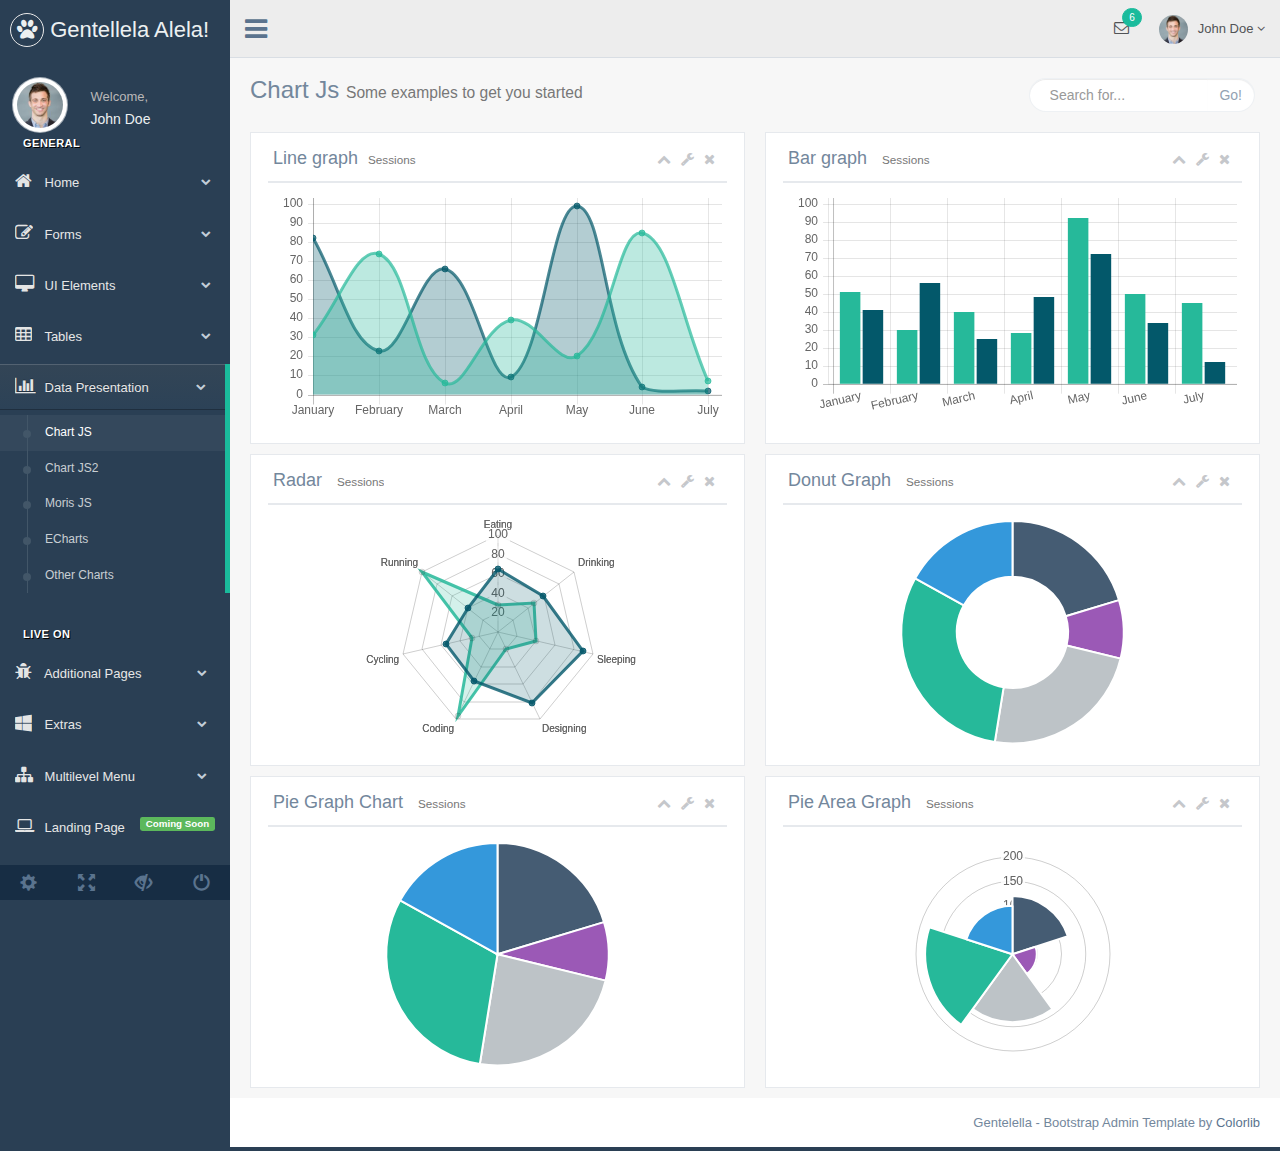
<file: APP/chartjs.html>
<!DOCTYPE html>
<html lang="en">

<head>
  <meta http-equiv="Content-Type" content="text/html; charset=UTF-8">
  <!-- Meta, title, CSS, favicons, etc. -->
  <meta charset="utf-8">
  <meta http-equiv="X-UA-Compatible" content="IE=edge">
  <meta name="viewport" content="width=device-width, initial-scale=1">

  <title>Chart JS Graph Examples | Gentallela Alela! by Colorlib</title>

  <link href="css/bootstrap.min.css" rel="stylesheet">
  <link href="fonts/css/font-awesome.min.css" rel="stylesheet">
  <link href="css/animate.min.css" rel="stylesheet">
  <link href="css/custom.css" rel="stylesheet">
  <link href="css/icheck/flat/green.css" rel="stylesheet">
  <script src="js/jquery.min.js"></script>

  <!-- HTML5 shim and Respond.js for IE8 support of HTML5 elements and media queries -->
  <!--[if lt IE 9]>
          <script src="https://oss.maxcdn.com/html5shiv/3.7.2/html5shiv.min.js"></script>
          <script src="https://oss.maxcdn.com/respond/1.4.2/respond.min.js"></script>
    <![endif]-->

</head>


<body class="nav-md">

  <div class="container body">


    <div class="main_container">

      <div class="col-md-3 left_col">
        <div class="left_col scroll-view">

          <div class="navbar nav_title" style="border: 0;">
            <a href="index.html" class="site_title"><i class="fa fa-paw"></i> <span>Gentellela Alela!</span></a>
          </div>
          <div class="clearfix"></div>


          <!-- menu prile quick info -->
          <div class="profile">
            <div class="profile_pic">
              <img src="images/img.jpg" alt="..." class="img-circle profile_img">
            </div>
            <div class="profile_info">
              <span>Welcome,</span>
              <h2>John Doe</h2>
            </div>
          </div>
          <!-- /menu prile quick info -->

          <!-- sidebar menu -->
          <div id="sidebar-menu" class="main_menu_side hidden-print main_menu">

            <div class="menu_section">

              <h3>General</h3>
              <ul class="nav side-menu">
                <li><a><i class="fa fa-home"></i> Home <span class="fa fa-chevron-down"></span></a>
                  <ul class="nav child_menu" style="display: none">
                    <li><a href="index.html">Dashboard</a>
                    </li>
                    <li><a href="index2.html">Dashboard2</a>
                    </li>
                    <li><a href="index3.html">Dashboard3</a>
                    </li>
                  </ul>
                </li>
                <li><a><i class="fa fa-edit"></i> Forms <span class="fa fa-chevron-down"></span></a>
                  <ul class="nav child_menu" style="display: none">
                    <li><a href="form.html">General Form</a>
                    </li>
                    <li><a href="form_advanced.html">Advanced Components</a>
                    </li>
                    <li><a href="form_validation.html">Form Validation</a>
                    </li>
                    <li><a href="form_wizards.html">Form Wizard</a>
                    </li>
                    <li><a href="form_upload.html">Form Upload</a>
                    </li>
                    <li><a href="form_buttons.html">Form Buttons</a>
                    </li>
                  </ul>
                </li>
                <li><a><i class="fa fa-desktop"></i> UI Elements <span class="fa fa-chevron-down"></span></a>
                  <ul class="nav child_menu" style="display: none">
                    <li><a href="general_elements.html">General Elements</a>
                    </li>
                    <li><a href="media_gallery.html">Media Gallery</a>
                    </li>
                    <li><a href="typography.html">Typography</a>
                    </li>
                    <li><a href="icons.html">Icons</a>
                    </li>
                    <li><a href="glyphicons.html">Glyphicons</a>
                    </li>
                    <li><a href="widgets.html">Widgets</a>
                    </li>
                    <li><a href="invoice.html">Invoice</a>
                    </li>
                    <li><a href="inbox.html">Inbox</a>
                    </li>
                    <li><a href="calendar.html">Calendar</a>
                    </li>
                  </ul>
                </li>
                <li><a><i class="fa fa-table"></i> Tables <span class="fa fa-chevron-down"></span></a>
                  <ul class="nav child_menu" style="display: none">
                    <li><a href="tables.html">Tables</a>
                    </li>
                    <li><a href="tables_dynamic.html">Table Dynamic</a>
                    </li>
                  </ul>
                </li>
                <li><a><i class="fa fa-bar-chart-o"></i> Data Presentation <span class="fa fa-chevron-down"></span></a>
                  <ul class="nav child_menu" style="display: none">
                    <li><a href="chartjs.html">Chart JS</a>
                    </li>
                    <li><a href="chartjs2.html">Chart JS2</a>
                    </li>
                    <li><a href="morisjs.html">Moris JS</a>
                    </li>
                    <li><a href="echarts.html">ECharts </a>
                    </li>
                    <li><a href="other_charts.html">Other Charts </a>
                    </li>
                  </ul>
                </li>
              </ul>
            </div>
            <div class="menu_section">
              <h3>Live On</h3>
              <ul class="nav side-menu">
                <li><a><i class="fa fa-bug"></i> Additional Pages <span class="fa fa-chevron-down"></span></a>
                  <ul class="nav child_menu" style="display: none">
                    <li><a href="e_commerce.html">E-commerce</a>
                    </li>
                    <li><a href="projects.html">Projects</a>
                    </li>
                    <li><a href="project_detail.html">Project Detail</a>
                    </li>
                    <li><a href="contacts.html">Contacts</a>
                    </li>
                    <li><a href="profile.html">Profile</a>
                    </li>
                    <li><a href="real_estate.html">Real Estate</a>
                    </li>
                  </ul>
                </li>
                <li><a><i class="fa fa-windows"></i> Extras <span class="fa fa-chevron-down"></span></a>
                  <ul class="nav child_menu" style="display: none">
                    <li><a href="page_404.html">404 Error</a>
                    </li>
                    <li><a href="page_500.html">500 Error</a>
                    </li>
                    <li><a href="plain_page.html">Plain Page</a>
                    </li>
                    <li><a href="login.html">Login Page</a>
                    </li>
                    <li><a href="pricing_tables.html">Pricing Tables</a>
                    </li>
                  </ul>
                </li>
                <li><a><i class="fa fa-sitemap"></i> Multilevel Menu <span class="fa fa-chevron-down"></span></a>
                  <ul class="nav child_menu" style="display: none">
                      <li><a href="#level1_1">Level One</a>
                      <li><a>Level One<span class="fa fa-chevron-down"></span></a>
                        <ul class="nav child_menu" style="display: none">
                          <li class="sub_menu"><a href="level2.html">Level Two</a>
                          </li>
                          <li><a href="#level2_1">Level Two</a>
                          </li>
                          <li><a href="#level2_2">Level Two</a>
                          </li>
                        </ul>
                      </li>
                      <li><a href="#level1_2">Level One</a>
                      </li>
                  </ul>
                </li>
                <li><a href="javascript:void(0)"><i class="fa fa-laptop"></i> Landing Page <span class="label label-success pull-right">Coming Soon</span></a>
                </li>
              </ul>
            </div>

          </div>
          <!-- /sidebar menu -->

          <!-- /menu footer buttons -->
          <div class="sidebar-footer hidden-small">
            <a data-toggle="tooltip" data-placement="top" title="Settings">
              <span class="glyphicon glyphicon-cog" aria-hidden="true"></span>
            </a>
            <a data-toggle="tooltip" data-placement="top" title="FullScreen">
              <span class="glyphicon glyphicon-fullscreen" aria-hidden="true"></span>
            </a>
            <a data-toggle="tooltip" data-placement="top" title="Lock">
              <span class="glyphicon glyphicon-eye-close" aria-hidden="true"></span>
            </a>
            <a data-toggle="tooltip" data-placement="top" title="Logout">
              <span class="glyphicon glyphicon-off" aria-hidden="true"></span>
            </a>
          </div>
          <!-- /menu footer buttons -->
        </div>
      </div>

      <!-- top navigation -->
      <div class="top_nav">

        <div class="nav_menu">
          <nav class="" role="navigation">
            <div class="nav toggle">
              <a id="menu_toggle"><i class="fa fa-bars"></i></a>
            </div>

            <ul class="nav navbar-nav navbar-right">
              <li class="">
                <a href="javascript:;" class="user-profile dropdown-toggle" data-toggle="dropdown" aria-expanded="false">
                  <img src="images/img.jpg" alt="">John Doe
                  <span class=" fa fa-angle-down"></span>
                </a>
                <ul class="dropdown-menu dropdown-usermenu pull-right">
                  <li><a href="javascript:;">  Profile</a>
                  </li>
                  <li>
                    <a href="javascript:;">
                      <span class="badge bg-red pull-right">50%</span>
                      <span>Settings</span>
                    </a>
                  </li>
                  <li>
                    <a href="javascript:;">Help</a>
                  </li>
                  <li><a href="login.html"><i class="fa fa-sign-out pull-right"></i> Log Out</a>
                  </li>
                </ul>
              </li>

              <li role="presentation" class="dropdown">
                <a href="javascript:;" class="dropdown-toggle info-number" data-toggle="dropdown" aria-expanded="false">
                  <i class="fa fa-envelope-o"></i>
                  <span class="badge bg-green">6</span>
                </a>
                <ul id="menu1" class="dropdown-menu list-unstyled msg_list" role="menu">
                  <li>
                    <a>
                      <span class="image">
                                        <img src="images/img.jpg" alt="Profile Image" />
                                    </span>
                      <span>
                                        <span>John Smith</span>
                      <span class="time">3 mins ago</span>
                      </span>
                      <span class="message">
                                        Film festivals used to be do-or-die moments for movie makers. They were where...
                                    </span>
                    </a>
                  </li>
                  <li>
                    <a>
                      <span class="image">
                                        <img src="images/img.jpg" alt="Profile Image" />
                                    </span>
                      <span>
                                        <span>John Smith</span>
                      <span class="time">3 mins ago</span>
                      </span>
                      <span class="message">
                                        Film festivals used to be do-or-die moments for movie makers. They were where...
                                    </span>
                    </a>
                  </li>
                  <li>
                    <a>
                      <span class="image">
                                        <img src="images/img.jpg" alt="Profile Image" />
                                    </span>
                      <span>
                                        <span>John Smith</span>
                      <span class="time">3 mins ago</span>
                      </span>
                      <span class="message">
                                        Film festivals used to be do-or-die moments for movie makers. They were where...
                                    </span>
                    </a>
                  </li>
                  <li>
                    <a>
                      <span class="image">
                                        <img src="images/img.jpg" alt="Profile Image" />
                                    </span>
                      <span>
                                        <span>John Smith</span>
                      <span class="time">3 mins ago</span>
                      </span>
                      <span class="message">
                                        Film festivals used to be do-or-die moments for movie makers. They were where...
                                    </span>
                    </a>
                  </li>
                  <li>
                    <div class="text-center">
                      <a>
                        <strong>See All Alerts</strong>
                        <i class="fa fa-angle-right"></i>
                      </a>
                    </div>
                  </li>
                </ul>
              </li>

            </ul>
          </nav>
        </div>

      </div>
      <!-- /top navigation -->

      <!-- page content -->
      <div class="right_col" role="main">
        <div class="">
          <div class="page-title">
            <div class="title_left">
              <h3>
                    Chart Js
                    <small>
                        Some examples to get you started
                    </small>
                </h3>
            </div>

            <div class="title_right">
              <div class="col-md-5 col-sm-5 col-xs-12 form-group pull-right top_search">
                <div class="input-group">
                  <input type="text" class="form-control" placeholder="Search for...">
                  <span class="input-group-btn">
                            <button class="btn btn-default" type="button">Go!</button>
                        </span>
                </div>
              </div>
            </div>
          </div>
          <div class="clearfix"></div>

          <div class="row">


            <div class="col-md-6 col-sm-6 col-xs-12">
              <div class="x_panel">
                <div class="x_title">
                  <h2>Line graph<small>Sessions</small></h2>
                  <ul class="nav navbar-right panel_toolbox">
                    <li><a class="collapse-link"><i class="fa fa-chevron-up"></i></a>
                    </li>
                    <li class="dropdown">
                      <a href="#" class="dropdown-toggle" data-toggle="dropdown" role="button" aria-expanded="false"><i class="fa fa-wrench"></i></a>
                      <ul class="dropdown-menu" role="menu">
                        <li><a href="#">Settings 1</a>
                        </li>
                        <li><a href="#">Settings 2</a>
                        </li>
                      </ul>
                    </li>
                    <li><a class="close-link"><i class="fa fa-close"></i></a>
                    </li>
                  </ul>
                  <div class="clearfix"></div>
                </div>
                <div class="x_content">
                  <canvas id="lineChart"></canvas>
                </div>
              </div>
            </div>

            <div class="col-md-6 col-sm-6 col-xs-12">
              <div class="x_panel">
                <div class="x_title">
                  <h2>Bar graph <small>Sessions</small></h2>
                  <ul class="nav navbar-right panel_toolbox">
                    <li><a class="collapse-link"><i class="fa fa-chevron-up"></i></a>
                    </li>
                    <li class="dropdown">
                      <a href="#" class="dropdown-toggle" data-toggle="dropdown" role="button" aria-expanded="false"><i class="fa fa-wrench"></i></a>
                      <ul class="dropdown-menu" role="menu">
                        <li><a href="#">Settings 1</a>
                        </li>
                        <li><a href="#">Settings 2</a>
                        </li>
                      </ul>
                    </li>
                    <li><a class="close-link"><i class="fa fa-close"></i></a>
                    </li>
                  </ul>
                  <div class="clearfix"></div>
                </div>
                <div class="x_content">
                  <canvas id="mybarChart"></canvas>
                </div>
              </div>
            </div>
          </div>
          <div class="clearfix"></div>
          <div class="row">
            <div class="col-md-6 col-sm-6 col-xs-12">
              <div class="x_panel">
                <div class="x_title">
                  <h2>Radar <small>Sessions</small></h2>
                  <ul class="nav navbar-right panel_toolbox">
                    <li><a class="collapse-link"><i class="fa fa-chevron-up"></i></a>
                    </li>
                    <li class="dropdown">
                      <a href="#" class="dropdown-toggle" data-toggle="dropdown" role="button" aria-expanded="false"><i class="fa fa-wrench"></i></a>
                      <ul class="dropdown-menu" role="menu">
                        <li><a href="#">Settings 1</a>
                        </li>
                        <li><a href="#">Settings 2</a>
                        </li>
                      </ul>
                    </li>
                    <li><a class="close-link"><i class="fa fa-close"></i></a>
                    </li>
                  </ul>
                  <div class="clearfix"></div>
                </div>
                <div class="x_content">
                  <canvas id="canvasRadar"></canvas>
                </div>
              </div>
            </div>

            <div class="col-md-6 col-sm-6 col-xs-12">
              <div class="x_panel">
                <div class="x_title">
                  <h2>Donut Graph <small>Sessions</small></h2>
                  <ul class="nav navbar-right panel_toolbox">
                    <li><a class="collapse-link"><i class="fa fa-chevron-up"></i></a>
                    </li>
                    <li class="dropdown">
                      <a href="#" class="dropdown-toggle" data-toggle="dropdown" role="button" aria-expanded="false"><i class="fa fa-wrench"></i></a>
                      <ul class="dropdown-menu" role="menu">
                        <li><a href="#">Settings 1</a>
                        </li>
                        <li><a href="#">Settings 2</a>
                        </li>
                      </ul>
                    </li>
                    <li><a class="close-link"><i class="fa fa-close"></i></a>
                    </li>
                  </ul>
                  <div class="clearfix"></div>
                </div>
                <div class="x_content">
                  <canvas id="canvasDoughnut"></canvas>
                </div>
              </div>
            </div>
          </div>
          <div class="clearfix"></div>
          <div class="row">
            <div class="col-md-6 col-sm-6 col-xs-12">
              <div class="x_panel">
                <div class="x_title">
                  <h2>Pie Graph Chart <small>Sessions</small></h2>
                  <ul class="nav navbar-right panel_toolbox">
                    <li><a class="collapse-link"><i class="fa fa-chevron-up"></i></a>
                    </li>
                    <li class="dropdown">
                      <a href="#" class="dropdown-toggle" data-toggle="dropdown" role="button" aria-expanded="false"><i class="fa fa-wrench"></i></a>
                      <ul class="dropdown-menu" role="menu">
                        <li><a href="#">Settings 1</a>
                        </li>
                        <li><a href="#">Settings 2</a>
                        </li>
                      </ul>
                    </li>
                    <li><a class="close-link"><i class="fa fa-close"></i></a>
                    </li>
                  </ul>
                  <div class="clearfix"></div>
                </div>
                <div class="x_content">
                  <canvas id="pieChart"></canvas>
                </div>
              </div>
            </div>

            <div class="col-md-6 col-sm-6 col-xs-12">
              <div class="x_panel">
                <div class="x_title">
                  <h2>Pie Area Graph <small>Sessions</small></h2>
                  <ul class="nav navbar-right panel_toolbox">
                    <li><a class="collapse-link"><i class="fa fa-chevron-up"></i></a>
                    </li>
                    <li class="dropdown">
                      <a href="#" class="dropdown-toggle" data-toggle="dropdown" role="button" aria-expanded="false"><i class="fa fa-wrench"></i></a>
                      <ul class="dropdown-menu" role="menu">
                        <li><a href="#">Settings 1</a>
                        </li>
                        <li><a href="#">Settings 2</a>
                        </li>
                      </ul>
                    </li>
                    <li><a class="close-link"><i class="fa fa-close"></i></a>
                    </li>
                  </ul>
                  <div class="clearfix"></div>
                </div>
                <div class="x_content">
                  <canvas id="polarArea"></canvas>
                </div>
              </div>
            </div>
          </div>
        </div>
      </div>
      <!-- /page content -->

      <!-- footer content -->
      <footer>
        <div class="pull-right">
          Gentelella - Bootstrap Admin Template by <a href="https://colorlib.com">Colorlib</a>
        </div>
        <div class="clearfix"></div>
      </footer>
      <!-- /footer content -->
    </div>
  </div>

  <div id="custom_notifications" class="custom-notifications dsp_none">
    <ul class="list-unstyled notifications clearfix" data-tabbed_notifications="notif-group">
    </ul>
    <div class="clearfix"></div>
    <div id="notif-group" class="tabbed_notifications"></div>
  </div>

  <script src="js/bootstrap.min.js"></script>
  <script src="js/moment/moment.min.js"></script>
  <script src="js/chartjs/chart.min.js"></script>
  <script src="js/progressbar/bootstrap-progressbar.min.js"></script>
  <script src="js/icheck/icheck.min.js"></script>
  <script src="js/custom.js"></script>
  <script src="js/pace/pace.min.js"></script>

  <script>
    Chart.defaults.global.legend = {
      enabled: false
    };

    // Line chart
    var ctx = document.getElementById("lineChart");
    var lineChart = new Chart(ctx, {
      type: 'line',
      data: {
        labels: ["January", "February", "March", "April", "May", "June", "July"],
        datasets: [{
          label: "My First dataset",
          backgroundColor: "rgba(38, 185, 154, 0.31)",
          borderColor: "rgba(38, 185, 154, 0.7)",
          pointBorderColor: "rgba(38, 185, 154, 0.7)",
          pointBackgroundColor: "rgba(38, 185, 154, 0.7)",
          pointHoverBackgroundColor: "#fff",
          pointHoverBorderColor: "rgba(220,220,220,1)",
          pointBorderWidth: 1,
          data: [31, 74, 6, 39, 20, 85, 7]
        }, {
          label: "My Second dataset",
          backgroundColor: "rgba(3, 88, 106, 0.3)",
          borderColor: "rgba(3, 88, 106, 0.70)",
          pointBorderColor: "rgba(3, 88, 106, 0.70)",
          pointBackgroundColor: "rgba(3, 88, 106, 0.70)",
          pointHoverBackgroundColor: "#fff",
          pointHoverBorderColor: "rgba(151,187,205,1)",
          pointBorderWidth: 1,
          data: [82, 23, 66, 9, 99, 4, 2]
        }]
      },
    });

    // Bar chart
    var ctx = document.getElementById("mybarChart");
    var mybarChart = new Chart(ctx, {
      type: 'bar',
      data: {
        labels: ["January", "February", "March", "April", "May", "June", "July"],
        datasets: [{
          label: '# of Votes',
          backgroundColor: "#26B99A",
          data: [51, 30, 40, 28, 92, 50, 45]
        }, {
          label: '# of Votes',
          backgroundColor: "#03586A",
          data: [41, 56, 25, 48, 72, 34, 12]
        }]
      },

      options: {
        scales: {
          yAxes: [{
            ticks: {
              beginAtZero: true
            }
          }]
        }
      }
    });

    // Doughnut chart
    var ctx = document.getElementById("canvasDoughnut");
    var data = {
      labels: [
        "Dark Grey",
        "Purple Color",
        "Gray Color",
        "Green Color",
        "Blue Color"
      ],
      datasets: [{
        data: [120, 50, 140, 180, 100],
        backgroundColor: [
          "#455C73",
          "#9B59B6",
          "#BDC3C7",
          "#26B99A",
          "#3498DB"
        ],
        hoverBackgroundColor: [
          "#34495E",
          "#B370CF",
          "#CFD4D8",
          "#36CAAB",
          "#49A9EA"
        ]

      }]
    };

    var canvasDoughnut = new Chart(ctx, {
      type: 'doughnut',
      tooltipFillColor: "rgba(51, 51, 51, 0.55)",
      data: data
    });

    // Radar chart
    var ctx = document.getElementById("canvasRadar");
    var data = {
      labels: ["Eating", "Drinking", "Sleeping", "Designing", "Coding", "Cycling", "Running"],
      datasets: [{
        label: "My First dataset",
        backgroundColor: "rgba(3, 88, 106, 0.2)",
        borderColor: "rgba(3, 88, 106, 0.80)",
        pointBorderColor: "rgba(3, 88, 106, 0.80)",
        pointBackgroundColor: "rgba(3, 88, 106, 0.80)",
        pointHoverBackgroundColor: "#fff",
        pointHoverBorderColor: "rgba(220,220,220,1)",
        data: [65, 59, 90, 81, 56, 55, 40]
      }, {
        label: "My Second dataset",
        backgroundColor: "rgba(38, 185, 154, 0.2)",
        borderColor: "rgba(38, 185, 154, 0.85)",
        pointColor: "rgba(38, 185, 154, 0.85)",
        pointStrokeColor: "#fff",
        pointHighlightFill: "#fff",
        pointHighlightStroke: "rgba(151,187,205,1)",
        data: [28, 48, 40, 19, 96, 27, 100]
      }]
    };

    var canvasRadar = new Chart(ctx, {
      type: 'radar',
      data: data,
    });

    // Pie chart
    var ctx = document.getElementById("pieChart");
    var data = {
      datasets: [{
        data: [120, 50, 140, 180, 100],
        backgroundColor: [
          "#455C73",
          "#9B59B6",
          "#BDC3C7",
          "#26B99A",
          "#3498DB"
        ],
        label: 'My dataset' // for legend
      }],
      labels: [
        "Dark Gray",
        "Purple",
        "Gray",
        "Green",
        "Blue"
      ]
    };

    var pieChart = new Chart(ctx, {
      data: data,
      type: 'pie',
      otpions: {
        legend: false
      }
    });

    // PolarArea chart
    var ctx = document.getElementById("polarArea");
    var data = {
      datasets: [{
        data: [120, 50, 140, 180, 100],
        backgroundColor: [
          "#455C73",
          "#9B59B6",
          "#BDC3C7",
          "#26B99A",
          "#3498DB"
        ],
        label: 'My dataset' // for legend
      }],
      labels: [
        "Dark Gray",
        "Purple",
        "Gray",
        "Green",
        "Blue"
      ]
    };

    var polarArea = new Chart(ctx, {
      data: data,
      type: 'polarArea',
      options: {
        scale: {
          ticks: {
            beginAtZero: true
          }
        }
      }
    });
  </script>

</body>

</html>
</file>
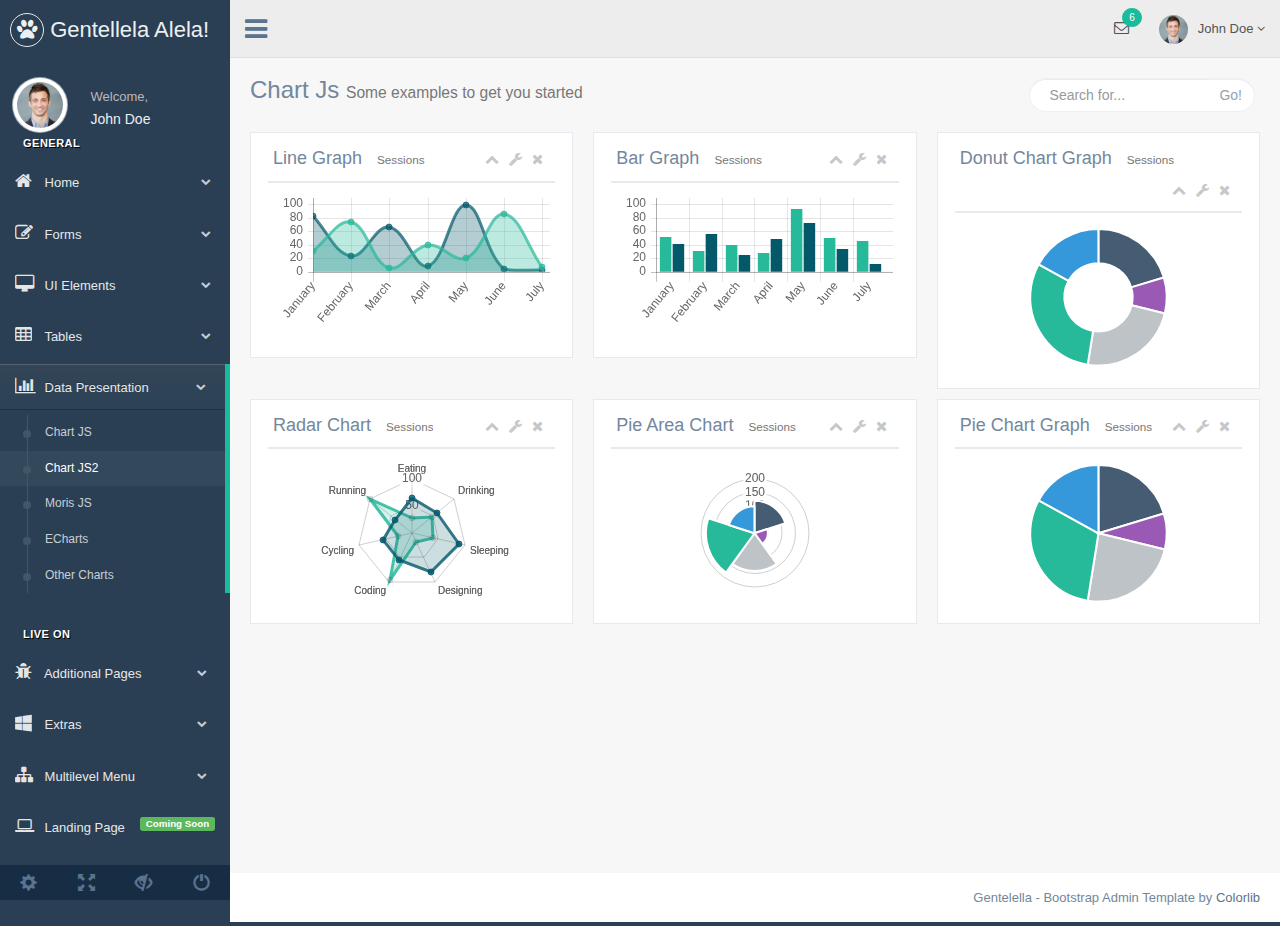
<file: APP/chartjs2.html>
<!DOCTYPE html>
<html lang="en">

<head>
  <meta http-equiv="Content-Type" content="text/html; charset=UTF-8">
  <!-- Meta, title, CSS, favicons, etc. -->
  <meta charset="utf-8">
  <meta http-equiv="X-UA-Compatible" content="IE=edge">
  <meta name="viewport" content="width=device-width, initial-scale=1">

  <title>Chart JS Graph Examples Part 2 | Gentallela Alela! by Colorlib</title>

  <link href="css/bootstrap.min.css" rel="stylesheet">
  <link href="fonts/css/font-awesome.min.css" rel="stylesheet">
  <link href="css/animate.min.css" rel="stylesheet">
  <link href="css/custom.css" rel="stylesheet">
  <link href="css/icheck/flat/green.css" rel="stylesheet">
  <script src="js/jquery.min.js"></script>

  <!-- HTML5 shim and Respond.js for IE8 support of HTML5 elements and media queries -->
  <!--[if lt IE 9]>
          <script src="https://oss.maxcdn.com/html5shiv/3.7.2/html5shiv.min.js"></script>
          <script src="https://oss.maxcdn.com/respond/1.4.2/respond.min.js"></script>
    <![endif]-->

</head>


<body class="nav-md">

  <div class="container body">


    <div class="main_container">

      <div class="col-md-3 left_col">
        <div class="left_col scroll-view">

          <div class="navbar nav_title" style="border: 0;">
            <a href="index.html" class="site_title"><i class="fa fa-paw"></i> <span>Gentellela Alela!</span></a>
          </div>
          <div class="clearfix"></div>


          <!-- menu prile quick info -->
          <div class="profile">
            <div class="profile_pic">
              <img src="images/img.jpg" alt="..." class="img-circle profile_img">
            </div>
            <div class="profile_info">
              <span>Welcome,</span>
              <h2>John Doe</h2>
            </div>
          </div>
          <!-- /menu prile quick info -->

          <!-- sidebar menu -->
          <div id="sidebar-menu" class="main_menu_side hidden-print main_menu">

            <div class="menu_section">
              <h3>General</h3>
              <ul class="nav side-menu">
                <li><a><i class="fa fa-home"></i> Home <span class="fa fa-chevron-down"></span></a>
                  <ul class="nav child_menu" style="display: none">
                    <li><a href="index.html">Dashboard</a>
                    </li>
                    <li><a href="index2.html">Dashboard2</a>
                    </li>
                    <li><a href="index3.html">Dashboard3</a>
                    </li>
                  </ul>
                </li>
                <li><a><i class="fa fa-edit"></i> Forms <span class="fa fa-chevron-down"></span></a>
                  <ul class="nav child_menu" style="display: none">
                    <li><a href="form.html">General Form</a>
                    </li>
                    <li><a href="form_advanced.html">Advanced Components</a>
                    </li>
                    <li><a href="form_validation.html">Form Validation</a>
                    </li>
                    <li><a href="form_wizards.html">Form Wizard</a>
                    </li>
                    <li><a href="form_upload.html">Form Upload</a>
                    </li>
                    <li><a href="form_buttons.html">Form Buttons</a>
                    </li>
                  </ul>
                </li>
                <li><a><i class="fa fa-desktop"></i> UI Elements <span class="fa fa-chevron-down"></span></a>
                  <ul class="nav child_menu" style="display: none">
                    <li><a href="general_elements.html">General Elements</a>
                    </li>
                    <li><a href="media_gallery.html">Media Gallery</a>
                    </li>
                    <li><a href="typography.html">Typography</a>
                    </li>
                    <li><a href="icons.html">Icons</a>
                    </li>
                    <li><a href="glyphicons.html">Glyphicons</a>
                    </li>
                    <li><a href="widgets.html">Widgets</a>
                    </li>
                    <li><a href="invoice.html">Invoice</a>
                    </li>
                    <li><a href="inbox.html">Inbox</a>
                    </li>
                    <li><a href="calendar.html">Calendar</a>
                    </li>
                  </ul>
                </li>
                <li><a><i class="fa fa-table"></i> Tables <span class="fa fa-chevron-down"></span></a>
                  <ul class="nav child_menu" style="display: none">
                    <li><a href="tables.html">Tables</a>
                    </li>
                    <li><a href="tables_dynamic.html">Table Dynamic</a>
                    </li>
                  </ul>
                </li>
                <li><a><i class="fa fa-bar-chart-o"></i> Data Presentation <span class="fa fa-chevron-down"></span></a>
                  <ul class="nav child_menu" style="display: none">
                    <li><a href="chartjs.html">Chart JS</a>
                    </li>
                    <li><a href="chartjs2.html">Chart JS2</a>
                    </li>
                    <li><a href="morisjs.html">Moris JS</a>
                    </li>
                    <li><a href="echarts.html">ECharts </a>
                    </li>
                    <li><a href="other_charts.html">Other Charts </a>
                    </li>
                  </ul>
                </li>
              </ul>
            </div>
            <div class="menu_section">
              <h3>Live On</h3>
              <ul class="nav side-menu">
                <li><a><i class="fa fa-bug"></i> Additional Pages <span class="fa fa-chevron-down"></span></a>
                  <ul class="nav child_menu" style="display: none">
                    <li><a href="e_commerce.html">E-commerce</a>
                    </li>
                    <li><a href="projects.html">Projects</a>
                    </li>
                    <li><a href="project_detail.html">Project Detail</a>
                    </li>
                    <li><a href="contacts.html">Contacts</a>
                    </li>
                    <li><a href="profile.html">Profile</a>
                    </li>
                  </ul>
                </li>
                <li><a><i class="fa fa-windows"></i> Extras <span class="fa fa-chevron-down"></span></a>
                  <ul class="nav child_menu" style="display: none">
                    <li><a href="page_404.html">404 Error</a>
                    </li>
                    <li><a href="page_500.html">500 Error</a>
                    </li>
                    <li><a href="plain_page.html">Plain Page</a>
                    </li>
                    <li><a href="login.html">Login Page</a>
                    </li>
                    <li><a href="pricing_tables.html">Pricing Tables</a>
                    </li>
                  </ul>
                </li>
                <li><a><i class="fa fa-sitemap"></i> Multilevel Menu <span class="fa fa-chevron-down"></span></a>
                  <ul class="nav child_menu" style="display: none">
                      <li><a href="#level1_1">Level One</a>
                      <li><a>Level One<span class="fa fa-chevron-down"></span></a>
                        <ul class="nav child_menu" style="display: none">
                          <li class="sub_menu"><a href="level2.html">Level Two</a>
                          </li>
                          <li><a href="#level2_1">Level Two</a>
                          </li>
                          <li><a href="#level2_2">Level Two</a>
                          </li>
                        </ul>
                      </li>
                      <li><a href="#level1_2">Level One</a>
                      </li>
                  </ul>
                </li>
                <li><a href="javascript:void(0)"><i class="fa fa-laptop"></i> Landing Page <span class="label label-success pull-right">Coming Soon</span></a>
                </li>
              </ul>
            </div>

          </div>
          <!-- /sidebar menu -->

          <!-- /menu footer buttons -->
          <div class="sidebar-footer hidden-small">
            <a data-toggle="tooltip" data-placement="top" title="Settings">
              <span class="glyphicon glyphicon-cog" aria-hidden="true"></span>
            </a>
            <a data-toggle="tooltip" data-placement="top" title="FullScreen">
              <span class="glyphicon glyphicon-fullscreen" aria-hidden="true"></span>
            </a>
            <a data-toggle="tooltip" data-placement="top" title="Lock">
              <span class="glyphicon glyphicon-eye-close" aria-hidden="true"></span>
            </a>
            <a data-toggle="tooltip" data-placement="top" title="Logout">
              <span class="glyphicon glyphicon-off" aria-hidden="true"></span>
            </a>
          </div>
          <!-- /menu footer buttons -->
        </div>
      </div>

      <!-- top navigation -->
      <div class="top_nav">

        <div class="nav_menu">
          <nav class="" role="navigation">
            <div class="nav toggle">
              <a id="menu_toggle"><i class="fa fa-bars"></i></a>
            </div>

            <ul class="nav navbar-nav navbar-right">
              <li class="">
                <a href="javascript:;" class="user-profile dropdown-toggle" data-toggle="dropdown" aria-expanded="false">
                  <img src="images/img.jpg" alt="">John Doe
                  <span class=" fa fa-angle-down"></span>
                </a>
                <ul class="dropdown-menu dropdown-usermenu pull-right">
                  <li><a href="javascript:;">  Profile</a>
                  </li>
                  <li>
                    <a href="javascript:;">
                      <span class="badge bg-red pull-right">50%</span>
                      <span>Settings</span>
                    </a>
                  </li>
                  <li>
                    <a href="javascript:;">Help</a>
                  </li>
                  <li><a href="login.html"><i class="fa fa-sign-out pull-right"></i> Log Out</a>
                  </li>
                </ul>
              </li>

              <li role="presentation" class="dropdown">
                <a href="javascript:;" class="dropdown-toggle info-number" data-toggle="dropdown" aria-expanded="false">
                  <i class="fa fa-envelope-o"></i>
                  <span class="badge bg-green">6</span>
                </a>
                <ul id="menu1" class="dropdown-menu list-unstyled msg_list" role="menu">
                  <li>
                    <a>
                      <span class="image">
                                        <img src="images/img.jpg" alt="Profile Image" />
                                    </span>
                      <span>
                                        <span>John Smith</span>
                      <span class="time">3 mins ago</span>
                      </span>
                      <span class="message">
                                        Film festivals used to be do-or-die moments for movie makers. They were where...
                                    </span>
                    </a>
                  </li>
                  <li>
                    <a>
                      <span class="image">
                                        <img src="images/img.jpg" alt="Profile Image" />
                                    </span>
                      <span>
                                        <span>John Smith</span>
                      <span class="time">3 mins ago</span>
                      </span>
                      <span class="message">
                                        Film festivals used to be do-or-die moments for movie makers. They were where...
                                    </span>
                    </a>
                  </li>
                  <li>
                    <a>
                      <span class="image">
                                        <img src="images/img.jpg" alt="Profile Image" />
                                    </span>
                      <span>
                                        <span>John Smith</span>
                      <span class="time">3 mins ago</span>
                      </span>
                      <span class="message">
                                        Film festivals used to be do-or-die moments for movie makers. They were where...
                                    </span>
                    </a>
                  </li>
                  <li>
                    <a>
                      <span class="image">
                                        <img src="images/img.jpg" alt="Profile Image" />
                                    </span>
                      <span>
                                        <span>John Smith</span>
                      <span class="time">3 mins ago</span>
                      </span>
                      <span class="message">
                                        Film festivals used to be do-or-die moments for movie makers. They were where...
                                    </span>
                    </a>
                  </li>
                  <li>
                    <div class="text-center">
                      <a>
                        <strong>See All Alerts</strong>
                        <i class="fa fa-angle-right"></i>
                      </a>
                    </div>
                  </li>
                </ul>
              </li>

            </ul>
          </nav>
        </div>

      </div>
      <!-- /top navigation -->

      <!-- page content -->
      <div class="right_col" role="main">
        <div class="">
          <div class="page-title">
            <div class="title_left">
              <h3>
                    Chart Js
                    <small>
                        Some examples to get you started
                    </small>
                </h3>
            </div>

            <div class="title_right">
              <div class="col-md-5 col-sm-5 col-xs-12 form-group pull-right top_search">
                <div class="input-group">
                  <input type="text" class="form-control" placeholder="Search for...">
                  <span class="input-group-btn">
                            <button class="btn btn-default" type="button">Go!</button>
                        </span>
                </div>
              </div>
            </div>
          </div>
          <div class="clearfix"></div>

          <div class="row">


            <div class="col-md-4 col-sm-6 col-xs-12">
              <div class="x_panel">
                <div class="x_title">
                  <h2>Line Graph <small>Sessions</small></h2>
                  <ul class="nav navbar-right panel_toolbox">
                    <li><a class="collapse-link"><i class="fa fa-chevron-up"></i></a>
                    </li>
                    <li class="dropdown">
                      <a href="#" class="dropdown-toggle" data-toggle="dropdown" role="button" aria-expanded="false"><i class="fa fa-wrench"></i></a>
                      <ul class="dropdown-menu" role="menu">
                        <li><a href="#">Settings 1</a>
                        </li>
                        <li><a href="#">Settings 2</a>
                        </li>
                      </ul>
                    </li>
                    <li><a class="close-link"><i class="fa fa-close"></i></a>
                    </li>
                  </ul>
                  <div class="clearfix"></div>
                </div>
                <div class="x_content">
                  <canvas id="lineChart"></canvas>
                </div>
              </div>
            </div>

            <div class="col-md-4 col-sm-6 col-xs-12">
              <div class="x_panel">
                <div class="x_title">
                  <h2>Bar Graph <small>Sessions</small></h2>
                  <ul class="nav navbar-right panel_toolbox">
                    <li><a class="collapse-link"><i class="fa fa-chevron-up"></i></a>
                    </li>
                    <li class="dropdown">
                      <a href="#" class="dropdown-toggle" data-toggle="dropdown" role="button" aria-expanded="false"><i class="fa fa-wrench"></i></a>
                      <ul class="dropdown-menu" role="menu">
                        <li><a href="#">Settings 1</a>
                        </li>
                        <li><a href="#">Settings 2</a>
                        </li>
                      </ul>
                    </li>
                    <li><a class="close-link"><i class="fa fa-close"></i></a>
                    </li>
                  </ul>
                  <div class="clearfix"></div>
                </div>
                <div class="x_content">
                  <canvas id="mybarChart"></canvas>
                </div>
              </div>
            </div>

            <div class="col-md-4 col-sm-6 col-xs-12">
              <div class="x_panel">
                <div class="x_title">
                  <h2>Donut Chart Graph <small>Sessions</small></h2>
                  <ul class="nav navbar-right panel_toolbox">
                    <li><a class="collapse-link"><i class="fa fa-chevron-up"></i></a>
                    </li>
                    <li class="dropdown">
                      <a href="#" class="dropdown-toggle" data-toggle="dropdown" role="button" aria-expanded="false"><i class="fa fa-wrench"></i></a>
                      <ul class="dropdown-menu" role="menu">
                        <li><a href="#">Settings 1</a>
                        </li>
                        <li><a href="#">Settings 2</a>
                        </li>
                      </ul>
                    </li>
                    <li><a class="close-link"><i class="fa fa-close"></i></a>
                    </li>
                  </ul>
                  <div class="clearfix"></div>
                </div>
                <div class="x_content">
                  <canvas id="canvasDoughnut"></canvas>
                </div>
              </div>
            </div>

            <div class="col-md-4 col-sm-6 col-xs-12">
              <div class="x_panel">
                <div class="x_title">
                  <h2>Radar Chart <small>Sessions</small></h2>
                  <ul class="nav navbar-right panel_toolbox">
                    <li><a class="collapse-link"><i class="fa fa-chevron-up"></i></a>
                    </li>
                    <li class="dropdown">
                      <a href="#" class="dropdown-toggle" data-toggle="dropdown" role="button" aria-expanded="false"><i class="fa fa-wrench"></i></a>
                      <ul class="dropdown-menu" role="menu">
                        <li><a href="#">Settings 1</a>
                        </li>
                        <li><a href="#">Settings 2</a>
                        </li>
                      </ul>
                    </li>
                    <li><a class="close-link"><i class="fa fa-close"></i></a>
                    </li>
                  </ul>
                  <div class="clearfix"></div>
                </div>
                <div class="x_content">
                  <canvas id="canvasRadar"></canvas>
                </div>
              </div>
            </div>

            <div class="col-md-4 col-sm-6 col-xs-12">
              <div class="x_panel">
                <div class="x_title">
                  <h2>Pie Area Chart <small>Sessions</small></h2>
                  <ul class="nav navbar-right panel_toolbox">
                    <li><a class="collapse-link"><i class="fa fa-chevron-up"></i></a>
                    </li>
                    <li class="dropdown">
                      <a href="#" class="dropdown-toggle" data-toggle="dropdown" role="button" aria-expanded="false"><i class="fa fa-wrench"></i></a>
                      <ul class="dropdown-menu" role="menu">
                        <li><a href="#">Settings 1</a>
                        </li>
                        <li><a href="#">Settings 2</a>
                        </li>
                      </ul>
                    </li>
                    <li><a class="close-link"><i class="fa fa-close"></i></a>
                    </li>
                  </ul>
                  <div class="clearfix"></div>
                </div>
                <div class="x_content">
                  <canvas id="polarArea"></canvas>
                </div>
              </div>
            </div>

            <div class="col-md-4 col-sm-6 col-xs-12">
              <div class="x_panel">
                <div class="x_title">
                  <h2>Pie Chart Graph <small>Sessions</small></h2>
                  <ul class="nav navbar-right panel_toolbox">
                    <li><a class="collapse-link"><i class="fa fa-chevron-up"></i></a>
                    </li>
                    <li class="dropdown">
                      <a href="#" class="dropdown-toggle" data-toggle="dropdown" role="button" aria-expanded="false"><i class="fa fa-wrench"></i></a>
                      <ul class="dropdown-menu" role="menu">
                        <li><a href="#">Settings 1</a>
                        </li>
                        <li><a href="#">Settings 2</a>
                        </li>
                      </ul>
                    </li>
                    <li><a class="close-link"><i class="fa fa-close"></i></a>
                    </li>
                  </ul>
                  <div class="clearfix"></div>
                </div>
                <div class="x_content">
                  <canvas id="pieChart"></canvas>
                </div>
              </div>
            </div>
          </div>
          <div class="clearfix"></div>
          <br />
        </div>
      </div>
      <!-- /page content -->

      <!-- footer content -->
      <footer>
        <div class="pull-right">
          Gentelella - Bootstrap Admin Template by <a href="https://colorlib.com">Colorlib</a>
        </div>
        <div class="clearfix"></div>
      </footer>
      <!-- /footer content -->
    </div>
  </div>

  <div id="custom_notifications" class="custom-notifications dsp_none">
    <ul class="list-unstyled notifications clearfix" data-tabbed_notifications="notif-group">
    </ul>
    <div class="clearfix"></div>
    <div id="notif-group" class="tabbed_notifications"></div>
  </div>

  <script src="js/bootstrap.min.js"></script>
  <script src="js/moment/moment.min.js"></script>
  <script src="js/chartjs/chart.min.js"></script>
  <script src="js/progressbar/bootstrap-progressbar.min.js"></script>
  <script src="js/icheck/icheck.min.js"></script>
  <script src="js/custom.js"></script>
  <script src="js/pace/pace.min.js"></script>


  <script>
    Chart.defaults.global.legend = {
      enabled: false
    };

    // Line chart
    var ctx = document.getElementById("lineChart");
    var lineChart = new Chart(ctx, {
      type: 'line',
      data: {
        labels: ["January", "February", "March", "April", "May", "June", "July"],
        datasets: [{
          label: "My First dataset",
          backgroundColor: "rgba(38, 185, 154, 0.31)",
          borderColor: "rgba(38, 185, 154, 0.7)",
          pointBorderColor: "rgba(38, 185, 154, 0.7)",
          pointBackgroundColor: "rgba(38, 185, 154, 0.7)",
          pointHoverBackgroundColor: "#fff",
          pointHoverBorderColor: "rgba(220,220,220,1)",
          pointBorderWidth: 1,
          data: [31, 74, 6, 39, 20, 85, 7]
        }, {
          label: "My Second dataset",
          backgroundColor: "rgba(3, 88, 106, 0.3)",
          borderColor: "rgba(3, 88, 106, 0.70)",
          pointBorderColor: "rgba(3, 88, 106, 0.70)",
          pointBackgroundColor: "rgba(3, 88, 106, 0.70)",
          pointHoverBackgroundColor: "#fff",
          pointHoverBorderColor: "rgba(151,187,205,1)",
          pointBorderWidth: 1,
          data: [82, 23, 66, 9, 99, 4, 2]
        }]
      },
    });

    // Bar chart
    var ctx = document.getElementById("mybarChart");
    var mybarChart = new Chart(ctx, {
      type: 'bar',
      data: {
        labels: ["January", "February", "March", "April", "May", "June", "July"],
        datasets: [{
          label: '# of Votes',
          backgroundColor: "#26B99A",
          data: [51, 30, 40, 28, 92, 50, 45]
        }, {
          label: '# of Votes',
          backgroundColor: "#03586A",
          data: [41, 56, 25, 48, 72, 34, 12]
        }]
      },

      options: {
        scales: {
          yAxes: [{
            ticks: {
              beginAtZero: true
            }
          }]
        }
      }
    });

    // Doughnut chart
    var ctx = document.getElementById("canvasDoughnut");
    var data = {
      labels: [
        "Dark Grey",
        "Purple Color",
        "Gray Color",
        "Green Color",
        "Blue Color"
      ],
      datasets: [{
        data: [120, 50, 140, 180, 100],
        backgroundColor: [
          "#455C73",
          "#9B59B6",
          "#BDC3C7",
          "#26B99A",
          "#3498DB"
        ],
        hoverBackgroundColor: [
          "#34495E",
          "#B370CF",
          "#CFD4D8",
          "#36CAAB",
          "#49A9EA"
        ]

      }]
    };

    var canvasDoughnut = new Chart(ctx, {
      type: 'doughnut',
      tooltipFillColor: "rgba(51, 51, 51, 0.55)",
      data: data
    });

    // Radar chart
    var ctx = document.getElementById("canvasRadar");
    var data = {
      labels: ["Eating", "Drinking", "Sleeping", "Designing", "Coding", "Cycling", "Running"],
      datasets: [{
        label: "My First dataset",
        backgroundColor: "rgba(3, 88, 106, 0.2)",
        borderColor: "rgba(3, 88, 106, 0.80)",
        pointBorderColor: "rgba(3, 88, 106, 0.80)",
        pointBackgroundColor: "rgba(3, 88, 106, 0.80)",
        pointHoverBackgroundColor: "#fff",
        pointHoverBorderColor: "rgba(220,220,220,1)",
        data: [65, 59, 90, 81, 56, 55, 40]
      }, {
        label: "My Second dataset",
        backgroundColor: "rgba(38, 185, 154, 0.2)",
        borderColor: "rgba(38, 185, 154, 0.85)",
        pointColor: "rgba(38, 185, 154, 0.85)",
        pointStrokeColor: "#fff",
        pointHighlightFill: "#fff",
        pointHighlightStroke: "rgba(151,187,205,1)",
        data: [28, 48, 40, 19, 96, 27, 100]
      }]
    };

    var canvasRadar = new Chart(ctx, {
      type: 'radar',
      data: data,
    });

    // Pie chart
    var ctx = document.getElementById("pieChart");
    var data = {
      datasets: [{
        data: [120, 50, 140, 180, 100],
        backgroundColor: [
          "#455C73",
          "#9B59B6",
          "#BDC3C7",
          "#26B99A",
          "#3498DB"
        ],
        label: 'My dataset' // for legend
      }],
      labels: [
        "Dark Gray",
        "Purple",
        "Gray",
        "Green",
        "Blue"
      ]
    };

    var pieChart = new Chart(ctx, {
      data: data,
      type: 'pie',
      otpions: {
        legend: false
      }
    });

    // PolarArea chart
    var ctx = document.getElementById("polarArea");
    var data = {
      datasets: [{
        data: [120, 50, 140, 180, 100],
        backgroundColor: [
          "#455C73",
          "#9B59B6",
          "#BDC3C7",
          "#26B99A",
          "#3498DB"
        ],
        label: 'My dataset' // for legend
      }],
      labels: [
        "Dark Gray",
        "Purple",
        "Gray",
        "Green",
        "Blue"
      ]
    };

    var polarArea = new Chart(ctx, {
      data: data,
      type: 'polarArea',
      options: {
        scale: {
          ticks: {
            beginAtZero: true
          }
        }
      }
    });
  </script>

</body>

</html>
</file>
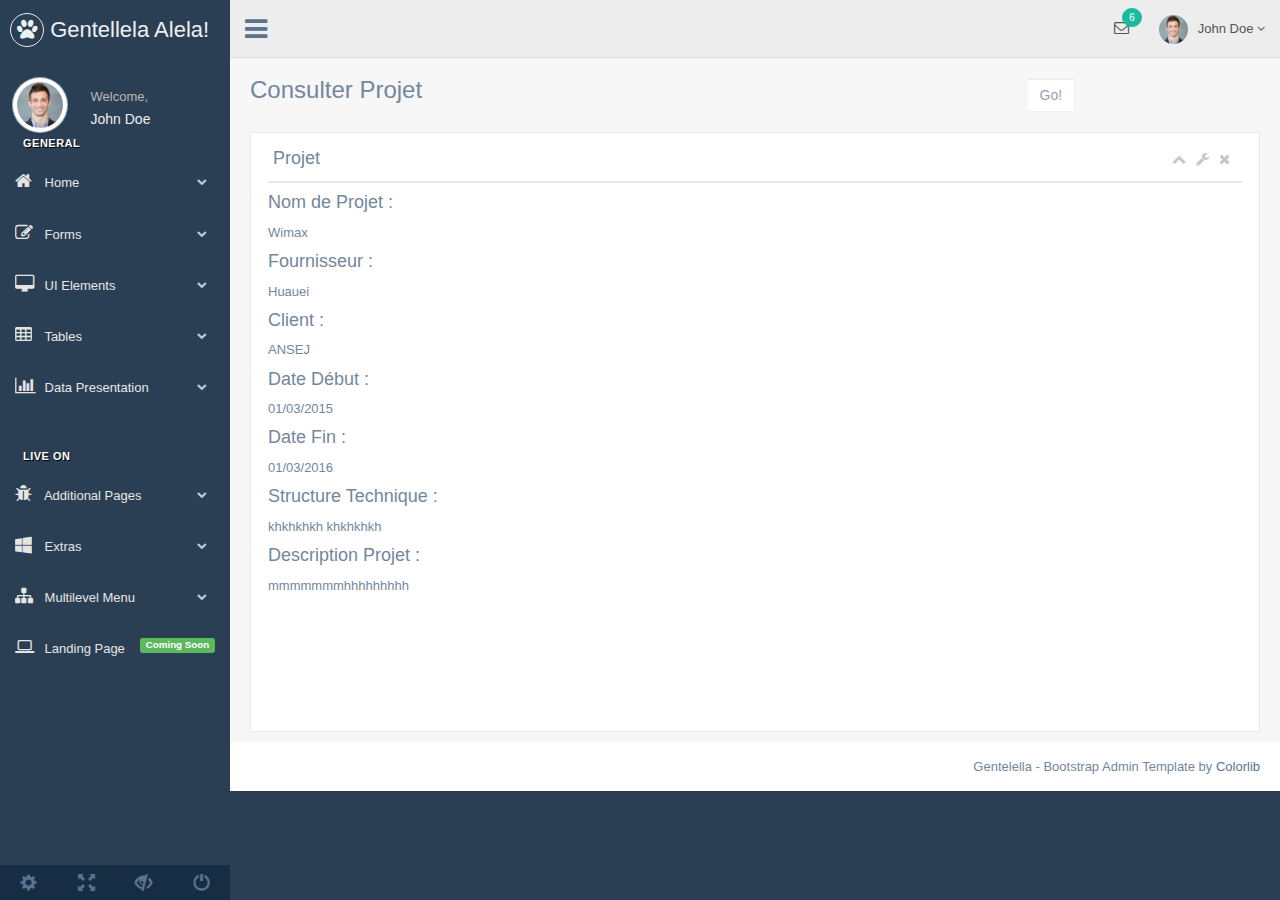
<file: APP/consulter_projet.html>
<!DOCTYPE html>
<html lang="en">
  <head>
    <meta http-equiv="Content-Type" content="text/html; charset=UTF-8">
    <!-- Meta, title, CSS, favicons, etc. -->
    <meta charset="utf-8">
    <meta http-equiv="X-UA-Compatible" content="IE=edge">
    <meta name="viewport" content="width=device-width, initial-scale=1">

    <title>Gentallela Alela! | </title>

    <!-- Bootstrap core CSS -->

    <link href="css/bootstrap.min.css" rel="stylesheet">

    <link href="fonts/css/font-awesome.min.css" rel="stylesheet">
    <link href="css/animate.min.css" rel="stylesheet">

    <!-- Custom styling plus plugins -->
    <link href="css/custom.css" rel="stylesheet">
    <link href="css/icheck/flat/green.css" rel="stylesheet">

    <script src="js/jquery.min.js"></script>

    <!--[if lt IE 9]>
      <script src="../assets/js/ie8-responsive-file-warning.js"></script>
    <![endif]-->

    <!-- HTML5 shim and Respond.js for IE8 support of HTML5 elements and media queries -->
    <!--[if lt IE 9]>
      <script src="https://oss.maxcdn.com/html5shiv/3.7.2/html5shiv.min.js"></script>
      <script src="https://oss.maxcdn.com/respond/1.4.2/respond.min.js"></script>
    <![endif]-->
  </head>


  <body class="nav-md">

    <div class="container body">


      <div class="main_container">

        <div class="col-md-3 left_col">
          <div class="left_col scroll-view">

            <div class="navbar nav_title" style="border: 0;">
              <a href="index.html" class="site_title"><i class="fa fa-paw"></i> <span>Gentellela Alela!</span></a>
            </div>
            <div class="clearfix"></div>

            <!-- menu prile quick info -->
            <div class="profile">
              <div class="profile_pic">
                <img src="images/img.jpg" alt="..." class="img-circle profile_img">
              </div>
              <div class="profile_info">
                <span>Welcome,</span>
                <h2>John Doe</h2>
              </div>
            </div>
            <!-- /menu prile quick info -->

            <br />

            <!-- sidebar menu -->
            <div id="sidebar-menu" class="main_menu_side hidden-print main_menu">

              <div class="menu_section">
                <h3>General</h3>
                <ul class="nav side-menu">
                  <li><a><i class="fa fa-home"></i> Home <span class="fa fa-chevron-down"></span></a>
                    <ul class="nav child_menu" style="display: none">
                      <li><a href="index.html">Dashboard</a>
                      </li>
                      <li><a href="index2.html">Dashboard2</a>
                      </li>
                      <li><a href="index3.html">Dashboard3</a>
                      </li>
                    </ul>
                  </li>
                  <li><a><i class="fa fa-edit"></i> Forms <span class="fa fa-chevron-down"></span></a>
                    <ul class="nav child_menu" style="display: none">
                      <li><a href="form.html">General Form</a>
                      </li>
                      <li><a href="form_advanced.html">Advanced Components</a>
                      </li>
                      <li><a href="form_validation.html">Form Validation</a>
                      </li>
                      <li><a href="form_wizards.html">Form Wizard</a>
                      </li>
                      <li><a href="form_upload.html">Form Upload</a>
                      </li>
                      <li><a href="form_buttons.html">Form Buttons</a>
                      </li>
                    </ul>
                  </li>
                  <li><a><i class="fa fa-desktop"></i> UI Elements <span class="fa fa-chevron-down"></span></a>
                    <ul class="nav child_menu" style="display: none">
                      <li><a href="general_elements.html">General Elements</a>
                      </li>
                      <li><a href="media_gallery.html">Media Gallery</a>
                      </li>
                      <li><a href="typography.html">Typography</a>
                      </li>
                      <li><a href="icons.html">Icons</a>
                      </li>
                      <li><a href="glyphicons.html">Glyphicons</a>
                      </li>
                      <li><a href="widgets.html">Widgets</a>
                      </li>
                      <li><a href="invoice.html">Invoice</a>
                      </li>
                      <li><a href="inbox.html">Inbox</a>
                      </li>
                      <li><a href="calendar.html">Calendar</a>
                      </li>
                    </ul>
                  </li>
                  <li><a><i class="fa fa-table"></i> Tables <span class="fa fa-chevron-down"></span></a>
                    <ul class="nav child_menu" style="display: none">
                      <li><a href="tables.html">Tables</a>
                      </li>
                      <li><a href="tables_dynamic.html">Table Dynamic</a>
                      </li>
                    </ul>
                  </li>
                  <li><a><i class="fa fa-bar-chart-o"></i> Data Presentation <span class="fa fa-chevron-down"></span></a>
                    <ul class="nav child_menu" style="display: none">
                      <li><a href="chartjs.html">Chart JS</a>
                      </li>
                      <li><a href="chartjs2.html">Chart JS2</a>
                      </li>
                      <li><a href="morisjs.html">Moris JS</a>
                      </li>
                      <li><a href="echarts.html">ECharts </a>
                      </li>
                      <li><a href="other_charts.html">Other Charts </a>
                      </li>
                    </ul>
                  </li>
                </ul>
              </div>
              <div class="menu_section">
                <h3>Live On</h3>
                <ul class="nav side-menu">
                  <li><a><i class="fa fa-bug"></i> Additional Pages <span class="fa fa-chevron-down"></span></a>
                    <ul class="nav child_menu" style="display: none">
                      <li><a href="e_commerce.html">E-commerce</a>
                      </li>
                      <li><a href="projects.html">Projects</a>
                      </li>
                      <li><a href="project_detail.html">Project Detail</a>
                      </li>
                      <li><a href="contacts.html">Contacts</a>
                      </li>
                      <li><a href="profile.html">Profile</a>
                      </li>
                    </ul>
                  </li>
                  <li><a><i class="fa fa-windows"></i> Extras <span class="fa fa-chevron-down"></span></a>
                    <ul class="nav child_menu" style="display: none">
                      <li><a href="page_404.html">404 Error</a>
                      </li>
                      <li><a href="page_500.html">500 Error</a>
                      </li>
                      <li><a href="plain_page.html">Plain Page</a>
                      </li>
                      <li><a href="login.html">Login Page</a>
                      </li>
                      <li><a href="pricing_tables.html">Pricing Tables</a>
                      </li>
                    </ul>
                  </li>
                  <li><a><i class="fa fa-sitemap"></i> Multilevel Menu <span class="fa fa-chevron-down"></span></a>
                    <ul class="nav child_menu" style="display: none">
                        <li><a href="#level1_1">Level One</a>
                        <li><a>Level One<span class="fa fa-chevron-down"></span></a>
                          <ul class="nav child_menu" style="display: none">
                            <li class="sub_menu"><a href="level2.html">Level Two</a>
                            </li>
                            <li><a href="#level2_1">Level Two</a>
                            </li>
                            <li><a href="#level2_2">Level Two</a>
                            </li>
                          </ul>
                        </li>
                        <li><a href="#level1_2">Level One</a>
                        </li>
                    </ul>
                  </li>                  
                  <li><a href="javascript:void(0)"><i class="fa fa-laptop"></i> Landing Page <span class="label label-success pull-right">Coming Soon</span></a>
                  </li>
                </ul>
              </div>

            </div>
            <!-- /sidebar menu -->

            <!-- /menu footer buttons -->
            <div class="sidebar-footer hidden-small">
              <a data-toggle="tooltip" data-placement="top" title="Settings">
                <span class="glyphicon glyphicon-cog" aria-hidden="true"></span>
              </a>
              <a data-toggle="tooltip" data-placement="top" title="FullScreen">
                <span class="glyphicon glyphicon-fullscreen" aria-hidden="true"></span>
              </a>
              <a data-toggle="tooltip" data-placement="top" title="Lock">
                <span class="glyphicon glyphicon-eye-close" aria-hidden="true"></span>
              </a>
              <a data-toggle="tooltip" data-placement="top" title="Logout">
                <span class="glyphicon glyphicon-off" aria-hidden="true"></span>
              </a>
            </div>
            <!-- /menu footer buttons -->
          </div>
        </div>

        <!-- top navigation -->
        <div class="top_nav">

          <div class="nav_menu">
            <nav class="" role="navigation">
              <div class="nav toggle">
                <a id="menu_toggle"><i class="fa fa-bars"></i></a>
              </div>

              <ul class="nav navbar-nav navbar-right">
                <li class="">
                  <a href="javascript:;" class="user-profile dropdown-toggle" data-toggle="dropdown" aria-expanded="false">
                    <img src="images/img.jpg" alt="">John Doe
                    <span class=" fa fa-angle-down"></span>
                  </a>
                  <ul class="dropdown-menu dropdown-usermenu pull-right">
                    <li><a href="javascript:;">  Profile</a>
                    </li>
                    <li>
                      <a href="javascript:;">
                        <span class="badge bg-red pull-right">50%</span>
                        <span>Settings</span>
                      </a>
                    </li>
                    <li>
                      <a href="javascript:;">Help</a>
                    </li>
                    <li><a href="login.html"><i class="fa fa-sign-out pull-right"></i> Log Out</a>
                    </li>
                  </ul>
                </li>

                <li role="presentation" class="dropdown">
                  <a href="javascript:;" class="dropdown-toggle info-number" data-toggle="dropdown" aria-expanded="false">
                    <i class="fa fa-envelope-o"></i>
                    <span class="badge bg-green">6</span>
                  </a>
                  <ul id="menu1" class="dropdown-menu list-unstyled msg_list" role="menu">
                    <li>
                      <a>
                        <span class="image">
                                          <img src="images/img.jpg" alt="Profile Image" />
                                      </span>
                        <span>
                                          <span>John Smith</span>
                        <span class="time">3 mins ago</span>
                        </span>
                        <span class="message">
                                          Film festivals used to be do-or-die moments for movie makers. They were where...
                                      </span>
                      </a>
                    </li>
                    <li>
                      <a>
                        <span class="image">
                                          <img src="images/img.jpg" alt="Profile Image" />
                                      </span>
                        <span>
                                          <span>John Smith</span>
                        <span class="time">3 mins ago</span>
                        </span>
                        <span class="message">
                                          Film festivals used to be do-or-die moments for movie makers. They were where...
                                      </span>
                      </a>
                    </li>
                    <li>
                      <a>
                        <span class="image">
                                          <img src="images/img.jpg" alt="Profile Image" />
                                      </span>
                        <span>
                                          <span>John Smith</span>
                        <span class="time">3 mins ago</span>
                        </span>
                        <span class="message">
                                          Film festivals used to be do-or-die moments for movie makers. They were where...
                                      </span>
                      </a>
                    </li>
                    <li>
                      <a>
                        <span class="image">
                                          <img src="images/img.jpg" alt="Profile Image" />
                                      </span>
                        <span>
                                          <span>John Smith</span>
                        <span class="time">3 mins ago</span>
                        </span>
                        <span class="message">
                                          Film festivals used to be do-or-die moments for movie makers. They were where...
                                      </span>
                      </a>
                    </li>
                    <li>
                      <div class="text-center">
                        <a>
                          <strong>See All Alerts</strong>
                          <i class="fa fa-angle-right"></i>
                        </a>
                      </div>
                    </li>
                  </ul>
                </li>

              </ul>
            </nav>
          </div>

        </div>
        <!-- /top navigation -->

        <!-- page content -->
        <div class="right_col" role="main">
          <div class="">
            <div class="page-title">
              <div class="title_left">
                <h3>Consulter Projet</h3>
              </div>

              <div class="title_right">
                <div class="col-md-5 col-sm-5 col-xs-12 form-group pull-right top_search">
                  <div class="input-group"><span class="input-group-btn">
                  <button class="btn btn-default" type="button">Go!</button>
                          </span>
                  </div>
                </div>
              </div>
            </div>
            <div class="clearfix"></div>

            <div class="row">

              <div class="col-md-12 col-sm-12 col-xs-12">
                <div class="x_panel" style="height:600px;">
                  <div class="x_title">
                    <h2>Projet</h2>
                   
                    <ul class="nav navbar-right panel_toolbox">
                      <li><a class="collapse-link"><i class="fa fa-chevron-up"></i></a>
                      
                      </li>
                      <li class="dropdown">
                        <a href="#" class="dropdown-toggle" data-toggle="dropdown" role="button" aria-expanded="false"><i class="fa fa-wrench"></i></a>
                        <ul class="dropdown-menu" role="menu">
                          <li><a href="#">Settings 1</a>
                          </li>
                          <li><a href="#">Settings 2</a>
                          </li>
                        </ul>
                      </li>
                      <li><a class="close-link"><i class="fa fa-close"></i></a>
                      </li>
                    </ul>
                    <div class="clearfix"></div>
                    
                  </div>
                  
                  
                  
                  <h2>Nom de Projet :</h2>
                  <p>Wimax</p>
                  <h2>Fournisseur :</h2>
                  <p>Huauei</p>
                  <h2>Client :</h2>
                  <p>ANSEJ</p>
                  <h2>Date Début :</h2>
                  <p>01/03/2015</p>
                  <h2>Date Fin :</h2>
                  <p>01/03/2016</p>
                  <h2>Structure Technique :</h2>
                  <p>khkhkhkh khkhkhkh </p>
                  <h2>Description Projet :</h2>
                  <p>mmmmmmmhhhhhhhhh </p> 
 
                </div>
                
              </div>
            </div>
          </div>
        </div>
        <!-- /page content -->

        <!-- footer content -->
        <footer>
          <div class="pull-right">
            Gentelella - Bootstrap Admin Template by <a href="https://colorlib.com">Colorlib</a>
          </div>
          <div class="clearfix"></div>
        </footer>
        <!-- /footer content -->
      </div>
    </div>

    <div id="custom_notifications" class="custom-notifications dsp_none">
      <ul class="list-unstyled notifications clearfix" data-tabbed_notifications="notif-group"></ul>
      <div class="clearfix"></div>
      <div id="notif-group" class="tabbed_notifications"></div>
    </div>

    <script src="js/bootstrap.min.js"></script>

    <!-- bootstrap progress js -->
    <script src="js/progressbar/bootstrap-progressbar.min.js"></script>
    <!-- icheck -->
    <script src="js/icheck/icheck.min.js"></script>

    <script src="js/custom.js"></script>

    <!-- pace -->
    <script src="js/pace/pace.min.js"></script>
  </body>
</html>
</file>
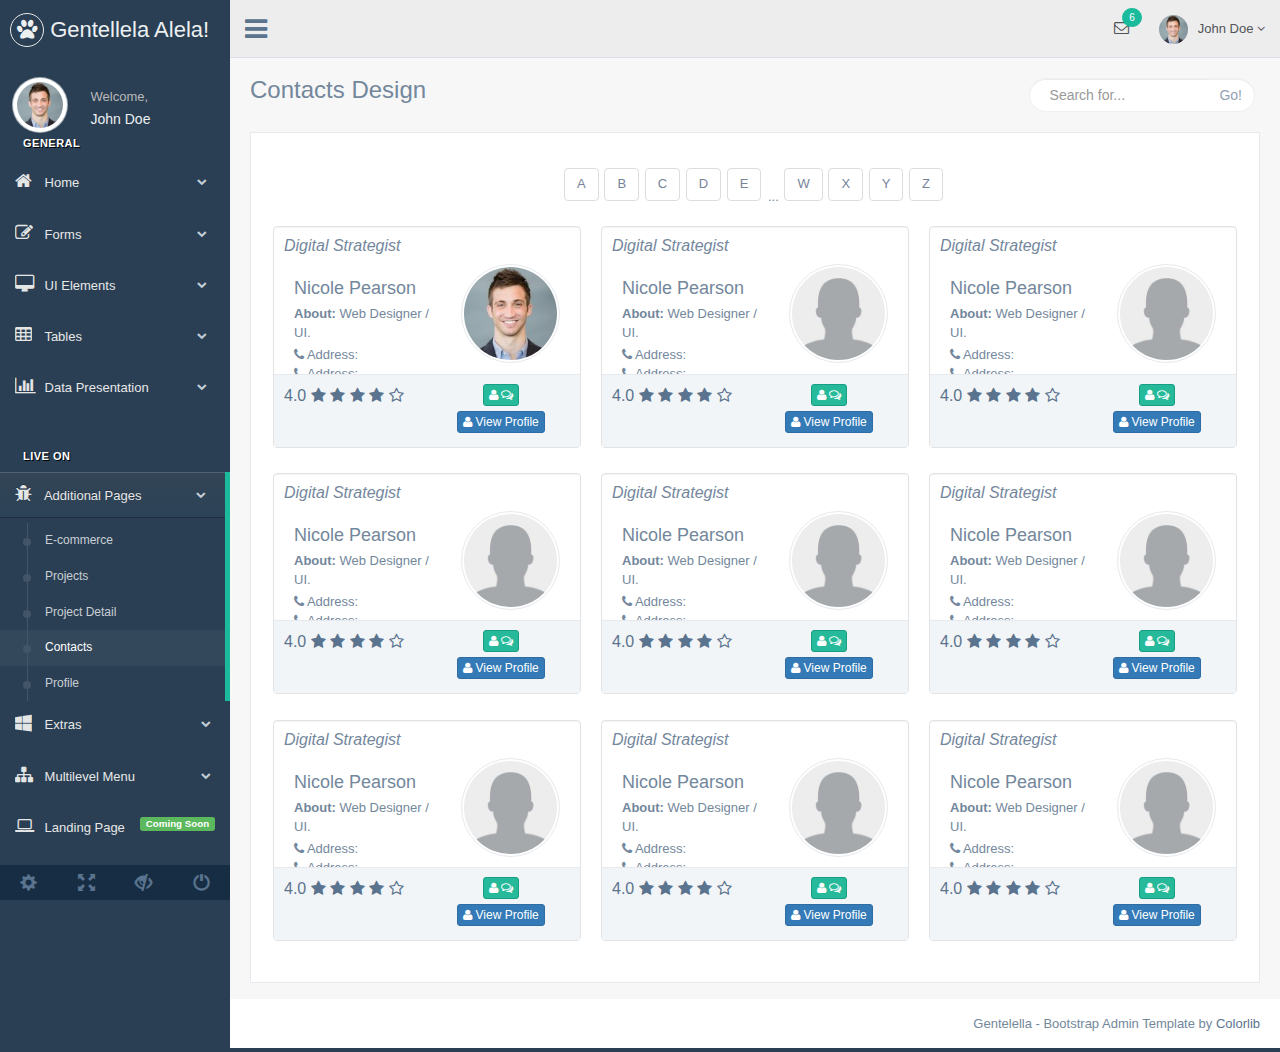
<file: APP/contacts.html>
<!DOCTYPE html>
<html lang="en">

<head>
  <meta http-equiv="Content-Type" content="text/html; charset=UTF-8">
  <!-- Meta, title, CSS, favicons, etc. -->
  <meta charset="utf-8">
  <meta http-equiv="X-UA-Compatible" content="IE=edge">
  <meta name="viewport" content="width=device-width, initial-scale=1">

  <title>Contact Form | Gentallela Alela! by Colorlib</title>

  <link href="css/bootstrap.min.css" rel="stylesheet">
  <link href="fonts/css/font-awesome.min.css" rel="stylesheet">
  <link href="css/animate.min.css" rel="stylesheet">
  <link href="css/custom.css" rel="stylesheet">
  <link href="css/icheck/flat/green.css" rel="stylesheet">
  <script src="js/jquery.min.js"></script>

  <!-- HTML5 shim and Respond.js for IE8 support of HTML5 elements and media queries -->
  <!--[if lt IE 9]>
          <script src="https://oss.maxcdn.com/html5shiv/3.7.2/html5shiv.min.js"></script>
          <script src="https://oss.maxcdn.com/respond/1.4.2/respond.min.js"></script>
    <![endif]-->

</head>


<body class="nav-md">

  <div class="container body">


    <div class="main_container">

      <div class="col-md-3 left_col">
        <div class="left_col scroll-view">

          <div class="navbar nav_title" style="border: 0;">
            <a href="index.html" class="site_title"><i class="fa fa-paw"></i> <span>Gentellela Alela!</span></a>
          </div>
          <div class="clearfix"></div>


          <!-- menu prile quick info -->
          <div class="profile">
            <div class="profile_pic">
              <img src="images/img.jpg" alt="..." class="img-circle profile_img">
            </div>
            <div class="profile_info">
              <span>Welcome,</span>
              <h2>John Doe</h2>
            </div>
          </div>
          <!-- /menu prile quick info -->

          <br />

          <!-- sidebar menu -->
          <div id="sidebar-menu" class="main_menu_side hidden-print main_menu">

            <div class="menu_section">
              <h3>General</h3>
              <ul class="nav side-menu">
                <li><a><i class="fa fa-home"></i> Home <span class="fa fa-chevron-down"></span></a>
                  <ul class="nav child_menu" style="display: none">
                    <li><a href="index.html">Dashboard</a>
                    </li>
                    <li><a href="index2.html">Dashboard2</a>
                    </li>
                    <li><a href="index3.html">Dashboard3</a>
                    </li>
                  </ul>
                </li>
                <li><a><i class="fa fa-edit"></i> Forms <span class="fa fa-chevron-down"></span></a>
                  <ul class="nav child_menu" style="display: none">
                    <li><a href="form.html">General Form</a>
                    </li>
                    <li><a href="form_advanced.html">Advanced Components</a>
                    </li>
                    <li><a href="form_validation.html">Form Validation</a>
                    </li>
                    <li><a href="form_wizards.html">Form Wizard</a>
                    </li>
                    <li><a href="form_upload.html">Form Upload</a>
                    </li>
                    <li><a href="form_buttons.html">Form Buttons</a>
                    </li>
                  </ul>
                </li>
                <li><a><i class="fa fa-desktop"></i> UI Elements <span class="fa fa-chevron-down"></span></a>
                  <ul class="nav child_menu" style="display: none">
                    <li><a href="general_elements.html">General Elements</a>
                    </li>
                    <li><a href="media_gallery.html">Media Gallery</a>
                    </li>
                    <li><a href="typography.html">Typography</a>
                    </li>
                    <li><a href="icons.html">Icons</a>
                    </li>
                    <li><a href="glyphicons.html">Glyphicons</a>
                    </li>
                    <li><a href="widgets.html">Widgets</a>
                    </li>
                    <li><a href="invoice.html">Invoice</a>
                    </li>
                    <li><a href="inbox.html">Inbox</a>
                    </li>
                    <li><a href="calendar.html">Calendar</a>
                    </li>
                  </ul>
                </li>
                <li><a><i class="fa fa-table"></i> Tables <span class="fa fa-chevron-down"></span></a>
                  <ul class="nav child_menu" style="display: none">
                    <li><a href="tables.html">Tables</a>
                    </li>
                    <li><a href="tables_dynamic.html">Table Dynamic</a>
                    </li>
                  </ul>
                </li>
                <li><a><i class="fa fa-bar-chart-o"></i> Data Presentation <span class="fa fa-chevron-down"></span></a>
                  <ul class="nav child_menu" style="display: none">
                    <li><a href="chartjs.html">Chart JS</a>
                    </li>
                    <li><a href="chartjs2.html">Chart JS2</a>
                    </li>
                    <li><a href="morisjs.html">Moris JS</a>
                    </li>
                    <li><a href="echarts.html">ECharts </a>
                    </li>
                    <li><a href="other_charts.html">Other Charts </a>
                    </li>
                  </ul>
                </li>
              </ul>
            </div>
            <div class="menu_section">
              <h3>Live On</h3>
              <ul class="nav side-menu">
                <li><a><i class="fa fa-bug"></i> Additional Pages <span class="fa fa-chevron-down"></span></a>
                  <ul class="nav child_menu" style="display: none">
                    <li><a href="e_commerce.html">E-commerce</a>
                    </li>
                    <li><a href="projects.html">Projects</a>
                    </li>
                    <li><a href="project_detail.html">Project Detail</a>
                    </li>
                    <li><a href="contacts.html">Contacts</a>
                    </li>
                    <li><a href="profile.html">Profile</a>
                    </li>
                  </ul>
                </li>
                <li><a><i class="fa fa-windows"></i> Extras <span class="fa fa-chevron-down"></span></a>
                  <ul class="nav child_menu" style="display: none">
                    <li><a href="page_404.html">404 Error</a>
                    </li>
                    <li><a href="page_500.html">500 Error</a>
                    </li>
                    <li><a href="plain_page.html">Plain Page</a>
                    </li>
                    <li><a href="login.html">Login Page</a>
                    </li>
                    <li><a href="pricing_tables.html">Pricing Tables</a>
                    </li>
                  </ul>
                </li>
                <li><a><i class="fa fa-sitemap"></i> Multilevel Menu <span class="fa fa-chevron-down"></span></a>
                  <ul class="nav child_menu" style="display: none">
                      <li><a href="#level1_1">Level One</a>
                      <li><a>Level One<span class="fa fa-chevron-down"></span></a>
                        <ul class="nav child_menu" style="display: none">
                          <li class="sub_menu"><a href="level2.html">Level Two</a>
                          </li>
                          <li><a href="#level2_1">Level Two</a>
                          </li>
                          <li><a href="#level2_2">Level Two</a>
                          </li>
                        </ul>
                      </li>
                      <li><a href="#level1_2">Level One</a>
                      </li>
                  </ul>
                </li>                
                <li><a href="javascript:void(0)"><i class="fa fa-laptop"></i> Landing Page <span class="label label-success pull-right">Coming Soon</span></a>
                </li>
              </ul>
            </div>

          </div>
          <!-- /sidebar menu -->

          <!-- /menu footer buttons -->
          <div class="sidebar-footer hidden-small">
            <a data-toggle="tooltip" data-placement="top" title="Settings">
              <span class="glyphicon glyphicon-cog" aria-hidden="true"></span>
            </a>
            <a data-toggle="tooltip" data-placement="top" title="FullScreen">
              <span class="glyphicon glyphicon-fullscreen" aria-hidden="true"></span>
            </a>
            <a data-toggle="tooltip" data-placement="top" title="Lock">
              <span class="glyphicon glyphicon-eye-close" aria-hidden="true"></span>
            </a>
            <a data-toggle="tooltip" data-placement="top" title="Logout">
              <span class="glyphicon glyphicon-off" aria-hidden="true"></span>
            </a>
          </div>
          <!-- /menu footer buttons -->
        </div>
      </div>

      <!-- top navigation -->
      <div class="top_nav">

        <div class="nav_menu">
          <nav class="" role="navigation">
            <div class="nav toggle">
              <a id="menu_toggle"><i class="fa fa-bars"></i></a>
            </div>

            <ul class="nav navbar-nav navbar-right">
              <li class="">
                <a href="javascript:;" class="user-profile dropdown-toggle" data-toggle="dropdown" aria-expanded="false">
                  <img src="images/img.jpg" alt="">John Doe
                  <span class=" fa fa-angle-down"></span>
                </a>
                <ul class="dropdown-menu dropdown-usermenu pull-right">
                  <li><a href="javascript:;">  Profile</a>
                  </li>
                  <li>
                    <a href="javascript:;">
                      <span class="badge bg-red pull-right">50%</span>
                      <span>Settings</span>
                    </a>
                  </li>
                  <li>
                    <a href="javascript:;">Help</a>
                  </li>
                  <li><a href="login.html"><i class="fa fa-sign-out pull-right"></i> Log Out</a>
                  </li>
                </ul>
              </li>

              <li role="presentation" class="dropdown">
                <a href="javascript:;" class="dropdown-toggle info-number" data-toggle="dropdown" aria-expanded="false">
                  <i class="fa fa-envelope-o"></i>
                  <span class="badge bg-green">6</span>
                </a>
                <ul id="menu1" class="dropdown-menu list-unstyled msg_list" role="menu">
                  <li>
                    <a>
                      <span class="image">
                                        <img src="images/img.jpg" alt="Profile Image" />
                                    </span>
                      <span>
                                        <span>John Smith</span>
                      <span class="time">3 mins ago</span>
                      </span>
                      <span class="message">
                                        Film festivals used to be do-or-die moments for movie makers. They were where...
                                    </span>
                    </a>
                  </li>
                  <li>
                    <a>
                      <span class="image">
                                        <img src="images/img.jpg" alt="Profile Image" />
                                    </span>
                      <span>
                                        <span>John Smith</span>
                      <span class="time">3 mins ago</span>
                      </span>
                      <span class="message">
                                        Film festivals used to be do-or-die moments for movie makers. They were where...
                                    </span>
                    </a>
                  </li>
                  <li>
                    <a>
                      <span class="image">
                                        <img src="images/img.jpg" alt="Profile Image" />
                                    </span>
                      <span>
                                        <span>John Smith</span>
                      <span class="time">3 mins ago</span>
                      </span>
                      <span class="message">
                                        Film festivals used to be do-or-die moments for movie makers. They were where...
                                    </span>
                    </a>
                  </li>
                  <li>
                    <a>
                      <span class="image">
                                        <img src="images/img.jpg" alt="Profile Image" />
                                    </span>
                      <span>
                                        <span>John Smith</span>
                      <span class="time">3 mins ago</span>
                      </span>
                      <span class="message">
                                        Film festivals used to be do-or-die moments for movie makers. They were where...
                                    </span>
                    </a>
                  </li>
                  <li>
                    <div class="text-center">
                      <a>
                        <strong>See All Alerts</strong>
                        <i class="fa fa-angle-right"></i>
                      </a>
                    </div>
                  </li>
                </ul>
              </li>

            </ul>
          </nav>
        </div>

      </div>
      <!-- /top navigation -->

      <!-- page content -->
      <div class="right_col" role="main">

        <div class="">
          <div class="page-title">
            <div class="title_left">
              <h3>Contacts Design</h3>
            </div>

            <div class="title_right">
              <div class="col-md-5 col-sm-5 col-xs-12 form-group pull-right top_search">
                <div class="input-group">
                  <input type="text" class="form-control" placeholder="Search for...">
                  <span class="input-group-btn">
                            <button class="btn btn-default" type="button">Go!</button>
                        </span>
                </div>
              </div>
            </div>
          </div>
          <div class="clearfix"></div>

          <div class="row">
            <div class="col-md-12">
              <div class="x_panel">
                <div class="x_content">

                  <div class="row">

                    <div class="col-md-12 col-sm-12 col-xs-12" style="text-align:center;">
                      <ul class="pagination pagination-split">
                        <li><a href="#">A</a>
                        </li>
                        <li><a href="#">B</a>
                        </li>
                        <li><a href="#">C</a>
                        </li>
                        <li><a href="#">D</a>
                        </li>
                        <li><a href="#">E</a>
                        </li>
                        <li>...</li>
                        <li><a href="#">W</a>
                        </li>
                        <li><a href="#">X</a>
                        </li>
                        <li><a href="#">Y</a>
                        </li>
                        <li><a href="#">Z</a>
                        </li>
                      </ul>
                    </div>
                    <div class="clearfix"></div>


                    <div class="col-md-4 col-sm-4 col-xs-12">
                      <div class="well profile_view">
                        <div class="col-sm-12">
                          <h4 class="brief"><i>Digital Strategist</i></h4>
                          <div class="left col-xs-7">
                            <h2>Nicole Pearson</h2>
                            <p><strong>About: </strong> Web Designer / UI. </p>
                            <ul class="list-unstyled">
                              <li><i class="fa fa-phone"></i> Address: </li>
                              <li><i class="fa fa-phone"></i> Address: </li>

                            </ul>
                          </div>
                          <div class="right col-xs-5 text-center">
                            <img src="images/img.jpg" alt="" class="img-circle img-responsive">
                          </div>
                        </div>
                        <div class="col-xs-12 bottom text-center">
                          <div class="col-xs-12 col-sm-6 emphasis">
                            <p class="ratings">
                              <a>4.0</a>
                              <a href="#"><span class="fa fa-star"></span></a>
                              <a href="#"><span class="fa fa-star"></span></a>
                              <a href="#"><span class="fa fa-star"></span></a>
                              <a href="#"><span class="fa fa-star"></span></a>
                              <a href="#"><span class="fa fa-star-o"></span></a>
                            </p>
                          </div>
                          <div class="col-xs-12 col-sm-6 emphasis">
                            <button type="button" class="btn btn-success btn-xs"> <i class="fa fa-user">
                                                            </i> <i class="fa fa-comments-o"></i> </button>
                            <button type="button" class="btn btn-primary btn-xs">
                              <i class="fa fa-user"> </i> View Profile
                            </button>
                          </div>
                        </div>
                      </div>
                    </div>

                    <div class="col-md-4 col-sm-4 col-xs-12">
                      <div class="well profile_view">
                        <div class="col-sm-12">
                          <h4 class="brief"><i>Digital Strategist</i></h4>
                          <div class="left col-xs-7">
                            <h2>Nicole Pearson</h2>
                            <p><strong>About: </strong> Web Designer / UI. </p>
                            <ul class="list-unstyled">
                              <li><i class="fa fa-phone"></i> Address: </li>
                              <li><i class="fa fa-phone"></i> Address: </li>

                            </ul>
                          </div>
                          <div class="right col-xs-5 text-center">
                            <img src="images/user.png" alt="" class="img-circle img-responsive">
                          </div>
                        </div>
                        <div class="col-xs-12 bottom text-center">
                          <div class="col-xs-12 col-sm-6 emphasis">
                            <p class="ratings">
                              <a>4.0</a>
                              <a href="#"><span class="fa fa-star"></span></a>
                              <a href="#"><span class="fa fa-star"></span></a>
                              <a href="#"><span class="fa fa-star"></span></a>
                              <a href="#"><span class="fa fa-star"></span></a>
                              <a href="#"><span class="fa fa-star-o"></span></a>
                            </p>
                          </div>
                          <div class="col-xs-12 col-sm-6 emphasis">
                            <button type="button" class="btn btn-success btn-xs"> <i class="fa fa-user">
                                                            </i> <i class="fa fa-comments-o"></i> </button>
                            <button type="button" class="btn btn-primary btn-xs">
                              <i class="fa fa-user"> </i> View Profile
                            </button>
                          </div>
                        </div>
                      </div>
                    </div>

                    <div class="col-md-4 col-sm-4 col-xs-12">
                      <div class="well profile_view">
                        <div class="col-sm-12">
                          <h4 class="brief"><i>Digital Strategist</i></h4>
                          <div class="left col-xs-7">
                            <h2>Nicole Pearson</h2>
                            <p><strong>About: </strong> Web Designer / UI. </p>
                            <ul class="list-unstyled">
                              <li><i class="fa fa-phone"></i> Address: </li>
                              <li><i class="fa fa-phone"></i> Address: </li>

                            </ul>
                          </div>
                          <div class="right col-xs-5 text-center">
                            <img src="images/user.png" alt="" class="img-circle img-responsive">
                          </div>
                        </div>
                        <div class="col-xs-12 bottom text-center">
                          <div class="col-xs-12 col-sm-6 emphasis">
                            <p class="ratings">
                              <a>4.0</a>
                              <a href="#"><span class="fa fa-star"></span></a>
                              <a href="#"><span class="fa fa-star"></span></a>
                              <a href="#"><span class="fa fa-star"></span></a>
                              <a href="#"><span class="fa fa-star"></span></a>
                              <a href="#"><span class="fa fa-star-o"></span></a>
                            </p>
                          </div>
                          <div class="col-xs-12 col-sm-6 emphasis">
                            <button type="button" class="btn btn-success btn-xs"> <i class="fa fa-user">
                                                            </i> <i class="fa fa-comments-o"></i> </button>
                            <button type="button" class="btn btn-primary btn-xs">
                              <i class="fa fa-user"> </i> View Profile
                            </button>
                          </div>
                        </div>
                      </div>
                    </div>

                    <div class="col-md-4 col-sm-4 col-xs-12">
                      <div class="well profile_view">
                        <div class="col-sm-12">
                          <h4 class="brief"><i>Digital Strategist</i></h4>
                          <div class="left col-xs-7">
                            <h2>Nicole Pearson</h2>
                            <p><strong>About: </strong> Web Designer / UI. </p>
                            <ul class="list-unstyled">
                              <li><i class="fa fa-phone"></i> Address: </li>
                              <li><i class="fa fa-phone"></i> Address: </li>

                            </ul>
                          </div>
                          <div class="right col-xs-5 text-center">
                            <img src="images/user.png" alt="" class="img-circle img-responsive">
                          </div>
                        </div>
                        <div class="col-xs-12 bottom text-center">
                          <div class="col-xs-12 col-sm-6 emphasis">
                            <p class="ratings">
                              <a>4.0</a>
                              <a href="#"><span class="fa fa-star"></span></a>
                              <a href="#"><span class="fa fa-star"></span></a>
                              <a href="#"><span class="fa fa-star"></span></a>
                              <a href="#"><span class="fa fa-star"></span></a>
                              <a href="#"><span class="fa fa-star-o"></span></a>
                            </p>
                          </div>
                          <div class="col-xs-12 col-sm-6 emphasis">
                            <button type="button" class="btn btn-success btn-xs"> <i class="fa fa-user">
                                                            </i> <i class="fa fa-comments-o"></i> </button>
                            <button type="button" class="btn btn-primary btn-xs">
                              <i class="fa fa-user"> </i> View Profile
                            </button>
                          </div>
                        </div>
                      </div>
                    </div>

                    <div class="col-md-4 col-sm-4 col-xs-12">
                      <div class="well profile_view">
                        <div class="col-sm-12">
                          <h4 class="brief"><i>Digital Strategist</i></h4>
                          <div class="left col-xs-7">
                            <h2>Nicole Pearson</h2>
                            <p><strong>About: </strong> Web Designer / UI. </p>
                            <ul class="list-unstyled">
                              <li><i class="fa fa-phone"></i> Address: </li>
                              <li><i class="fa fa-phone"></i> Address: </li>

                            </ul>
                          </div>
                          <div class="right col-xs-5 text-center">
                            <img src="images/user.png" alt="" class="img-circle img-responsive">
                          </div>
                        </div>
                        <div class="col-xs-12 bottom text-center">
                          <div class="col-xs-12 col-sm-6 emphasis">
                            <p class="ratings">
                              <a>4.0</a>
                              <a href="#"><span class="fa fa-star"></span></a>
                              <a href="#"><span class="fa fa-star"></span></a>
                              <a href="#"><span class="fa fa-star"></span></a>
                              <a href="#"><span class="fa fa-star"></span></a>
                              <a href="#"><span class="fa fa-star-o"></span></a>
                            </p>
                          </div>
                          <div class="col-xs-12 col-sm-6 emphasis">
                            <button type="button" class="btn btn-success btn-xs"> <i class="fa fa-user">
                                                            </i> <i class="fa fa-comments-o"></i> </button>
                            <button type="button" class="btn btn-primary btn-xs">
                              <i class="fa fa-user"> </i> View Profile
                            </button>
                          </div>
                        </div>
                      </div>
                    </div>

                    <div class="col-md-4 col-sm-4 col-xs-12">
                      <div class="well profile_view">
                        <div class="col-sm-12">
                          <h4 class="brief"><i>Digital Strategist</i></h4>
                          <div class="left col-xs-7">
                            <h2>Nicole Pearson</h2>
                            <p><strong>About: </strong> Web Designer / UI. </p>
                            <ul class="list-unstyled">
                              <li><i class="fa fa-phone"></i> Address: </li>
                              <li><i class="fa fa-phone"></i> Address: </li>

                            </ul>
                          </div>
                          <div class="right col-xs-5 text-center">
                            <img src="images/user.png" alt="" class="img-circle img-responsive">
                          </div>
                        </div>
                        <div class="col-xs-12 bottom text-center">
                          <div class="col-xs-12 col-sm-6 emphasis">
                            <p class="ratings">
                              <a>4.0</a>
                              <a href="#"><span class="fa fa-star"></span></a>
                              <a href="#"><span class="fa fa-star"></span></a>
                              <a href="#"><span class="fa fa-star"></span></a>
                              <a href="#"><span class="fa fa-star"></span></a>
                              <a href="#"><span class="fa fa-star-o"></span></a>
                            </p>
                          </div>
                          <div class="col-xs-12 col-sm-6 emphasis">
                            <button type="button" class="btn btn-success btn-xs"> <i class="fa fa-user">
                                                            </i> <i class="fa fa-comments-o"></i> </button>
                            <button type="button" class="btn btn-primary btn-xs">
                              <i class="fa fa-user"> </i> View Profile
                            </button>
                          </div>
                        </div>
                      </div>
                    </div>

                    <div class="col-md-4 col-sm-4 col-xs-12">
                      <div class="well profile_view">
                        <div class="col-sm-12">
                          <h4 class="brief"><i>Digital Strategist</i></h4>
                          <div class="left col-xs-7">
                            <h2>Nicole Pearson</h2>
                            <p><strong>About: </strong> Web Designer / UI. </p>
                            <ul class="list-unstyled">
                              <li><i class="fa fa-phone"></i> Address: </li>
                              <li><i class="fa fa-phone"></i> Address: </li>

                            </ul>
                          </div>
                          <div class="right col-xs-5 text-center">
                            <img src="images/user.png" alt="" class="img-circle img-responsive">
                          </div>
                        </div>
                        <div class="col-xs-12 bottom text-center">
                          <div class="col-xs-12 col-sm-6 emphasis">
                            <p class="ratings">
                              <a>4.0</a>
                              <a href="#"><span class="fa fa-star"></span></a>
                              <a href="#"><span class="fa fa-star"></span></a>
                              <a href="#"><span class="fa fa-star"></span></a>
                              <a href="#"><span class="fa fa-star"></span></a>
                              <a href="#"><span class="fa fa-star-o"></span></a>
                            </p>
                          </div>
                          <div class="col-xs-12 col-sm-6 emphasis">
                            <button type="button" class="btn btn-success btn-xs"> <i class="fa fa-user">
                                                            </i> <i class="fa fa-comments-o"></i> </button>
                            <button type="button" class="btn btn-primary btn-xs">
                              <i class="fa fa-user"> </i> View Profile
                            </button>
                          </div>
                        </div>
                      </div>
                    </div>

                    <div class="col-md-4 col-sm-4 col-xs-12">
                      <div class="well profile_view">
                        <div class="col-sm-12">
                          <h4 class="brief"><i>Digital Strategist</i></h4>
                          <div class="left col-xs-7">
                            <h2>Nicole Pearson</h2>
                            <p><strong>About: </strong> Web Designer / UI. </p>
                            <ul class="list-unstyled">
                              <li><i class="fa fa-phone"></i> Address: </li>
                              <li><i class="fa fa-phone"></i> Address: </li>

                            </ul>
                          </div>
                          <div class="right col-xs-5 text-center">
                            <img src="images/user.png" alt="" class="img-circle img-responsive">
                          </div>
                        </div>
                        <div class="col-xs-12 bottom text-center">
                          <div class="col-xs-12 col-sm-6 emphasis">
                            <p class="ratings">
                              <a>4.0</a>
                              <a href="#"><span class="fa fa-star"></span></a>
                              <a href="#"><span class="fa fa-star"></span></a>
                              <a href="#"><span class="fa fa-star"></span></a>
                              <a href="#"><span class="fa fa-star"></span></a>
                              <a href="#"><span class="fa fa-star-o"></span></a>
                            </p>
                          </div>
                          <div class="col-xs-12 col-sm-6 emphasis">
                            <button type="button" class="btn btn-success btn-xs"> <i class="fa fa-user">
                                                            </i> <i class="fa fa-comments-o"></i> </button>
                            <button type="button" class="btn btn-primary btn-xs">
                              <i class="fa fa-user"> </i> View Profile
                            </button>
                          </div>
                        </div>
                      </div>
                    </div>

                    <div class="col-md-4 col-sm-4 col-xs-12">
                      <div class="well profile_view">
                        <div class="col-sm-12">
                          <h4 class="brief"><i>Digital Strategist</i></h4>
                          <div class="left col-xs-7">
                            <h2>Nicole Pearson</h2>
                            <p><strong>About: </strong> Web Designer / UI. </p>
                            <ul class="list-unstyled">
                              <li><i class="fa fa-phone"></i> Address: </li>
                              <li><i class="fa fa-phone"></i> Address: </li>

                            </ul>
                          </div>
                          <div class="right col-xs-5 text-center">
                            <img src="images/user.png" alt="" class="img-circle img-responsive">
                          </div>
                        </div>
                        <div class="col-xs-12 bottom text-center">
                          <div class="col-xs-12 col-sm-6 emphasis">
                            <p class="ratings">
                              <a>4.0</a>
                              <a href="#"><span class="fa fa-star"></span></a>
                              <a href="#"><span class="fa fa-star"></span></a>
                              <a href="#"><span class="fa fa-star"></span></a>
                              <a href="#"><span class="fa fa-star"></span></a>
                              <a href="#"><span class="fa fa-star-o"></span></a>
                            </p>
                          </div>
                          <div class="col-xs-12 col-sm-6 emphasis">
                            <button type="button" class="btn btn-success btn-xs"> <i class="fa fa-user">
                                                            </i> <i class="fa fa-comments-o"></i> </button>
                            <button type="button" class="btn btn-primary btn-xs">
                              <i class="fa fa-user"> </i> View Profile
                            </button>
                          </div>
                        </div>
                      </div>
                    </div>
                  </div>
                </div>
              </div>
            </div>
          </div>
        </div>
      </div>
      <!-- /page content -->

      <!-- footer content -->
      <footer>
        <div class="pull-right">
          Gentelella - Bootstrap Admin Template by <a href="https://colorlib.com">Colorlib</a>
        </div>
        <div class="clearfix"></div>
      </footer>
      <!-- /footer content -->
    </div>
  </div>

  <div id="custom_notifications" class="custom-notifications dsp_none">
    <ul class="list-unstyled notifications clearfix" data-tabbed_notifications="notif-group">
    </ul>
    <div class="clearfix"></div>
    <div id="notif-group" class="tabbed_notifications"></div>
  </div>

  <script src="js/bootstrap.min.js"></script>

  <!-- bootstrap progress js -->
  <script src="js/progressbar/bootstrap-progressbar.min.js"></script>
  
  <!-- icheck -->
  <script src="js/icheck/icheck.min.js"></script>

  <script src="js/custom.js"></script>
  <!-- pace -->
  <script src="js/pace/pace.min.js"></script>
</body>

</html>
</file>
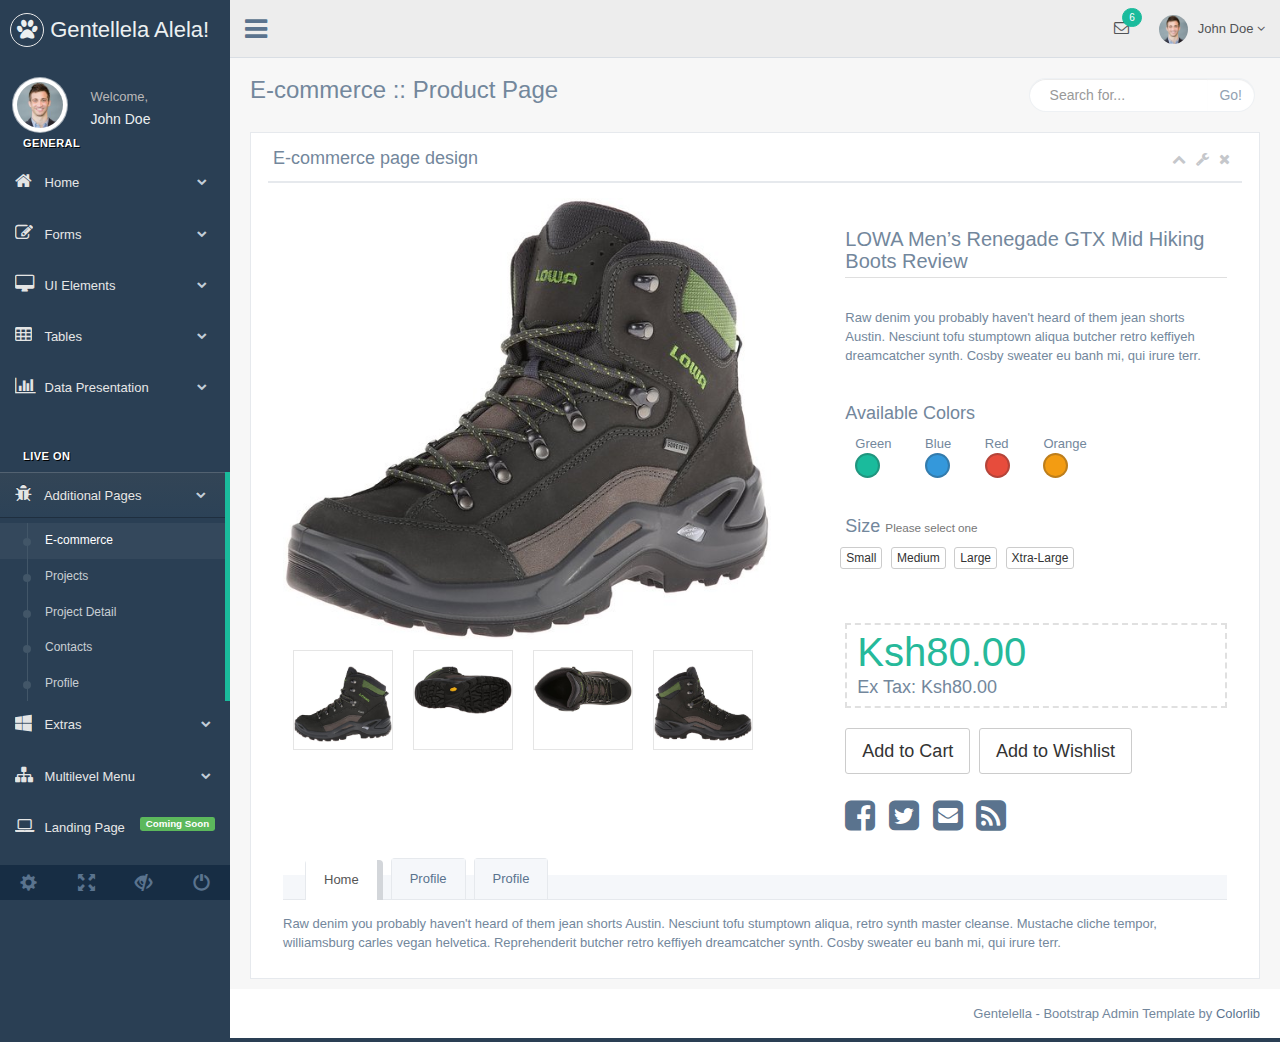
<file: APP/e_commerce.html>
<!DOCTYPE html>
<html lang="en">

<head>
  <meta http-equiv="Content-Type" content="text/html; charset=UTF-8">
  <!-- Meta, title, CSS, favicons, etc. -->
  <meta charset="utf-8">
  <meta http-equiv="X-UA-Compatible" content="IE=edge">
  <meta name="viewport" content="width=device-width, initial-scale=1">

  <title>Gentallela Alela! | </title>

  <!-- Bootstrap core CSS -->

  <link href="css/bootstrap.min.css" rel="stylesheet">

  <link href="fonts/css/font-awesome.min.css" rel="stylesheet">
  <link href="css/animate.min.css" rel="stylesheet">

  <!-- Custom styling plus plugins -->
  <link href="css/custom.css" rel="stylesheet">
  <link href="css/icheck/flat/green.css" rel="stylesheet">


  <script src="js/jquery.min.js"></script>

  <!--[if lt IE 9]>
        <script src="../assets/js/ie8-responsive-file-warning.js"></script>
        <![endif]-->

  <!-- HTML5 shim and Respond.js for IE8 support of HTML5 elements and media queries -->
  <!--[if lt IE 9]>
          <script src="https://oss.maxcdn.com/html5shiv/3.7.2/html5shiv.min.js"></script>
          <script src="https://oss.maxcdn.com/respond/1.4.2/respond.min.js"></script>
        <![endif]-->

</head>


<body class="nav-md">

  <div class="container body">


    <div class="main_container">

      <div class="col-md-3 left_col">
        <div class="left_col scroll-view">

          <div class="navbar nav_title" style="border: 0;">
            <a href="index.html" class="site_title"><i class="fa fa-paw"></i> <span>Gentellela Alela!</span></a>
          </div>
          <div class="clearfix"></div>


          <!-- menu prile quick info -->
          <div class="profile">
            <div class="profile_pic">
              <img src="images/img.jpg" alt="..." class="img-circle profile_img">
            </div>
            <div class="profile_info">
              <span>Welcome,</span>
              <h2>John Doe</h2>
            </div>
          </div>
          <!-- /menu prile quick info -->

          <br />

          <!-- sidebar menu -->
          <div id="sidebar-menu" class="main_menu_side hidden-print main_menu">

            <div class="menu_section">
              <h3>General</h3>
              <ul class="nav side-menu">
                <li><a><i class="fa fa-home"></i> Home <span class="fa fa-chevron-down"></span></a>
                  <ul class="nav child_menu" style="display: none">
                    <li><a href="index.html">Dashboard</a>
                    </li>
                    <li><a href="index2.html">Dashboard2</a>
                    </li>
                    <li><a href="index3.html">Dashboard3</a>
                    </li>
                  </ul>
                </li>
                <li><a><i class="fa fa-edit"></i> Forms <span class="fa fa-chevron-down"></span></a>
                  <ul class="nav child_menu" style="display: none">
                    <li><a href="form.html">General Form</a>
                    </li>
                    <li><a href="form_advanced.html">Advanced Components</a>
                    </li>
                    <li><a href="form_validation.html">Form Validation</a>
                    </li>
                    <li><a href="form_wizards.html">Form Wizard</a>
                    </li>
                    <li><a href="form_upload.html">Form Upload</a>
                    </li>
                    <li><a href="form_buttons.html">Form Buttons</a>
                    </li>
                  </ul>
                </li>
                <li><a><i class="fa fa-desktop"></i> UI Elements <span class="fa fa-chevron-down"></span></a>
                  <ul class="nav child_menu" style="display: none">
                    <li><a href="general_elements.html">General Elements</a>
                    </li>
                    <li><a href="media_gallery.html">Media Gallery</a>
                    </li>
                    <li><a href="typography.html">Typography</a>
                    </li>
                    <li><a href="icons.html">Icons</a>
                    </li>
                    <li><a href="glyphicons.html">Glyphicons</a>
                    </li>
                    <li><a href="widgets.html">Widgets</a>
                    </li>
                    <li><a href="invoice.html">Invoice</a>
                    </li>
                    <li><a href="inbox.html">Inbox</a>
                    </li>
                    <li><a href="calendar.html">Calendar</a>
                    </li>
                  </ul>
                </li>
                <li><a><i class="fa fa-table"></i> Tables <span class="fa fa-chevron-down"></span></a>
                  <ul class="nav child_menu" style="display: none">
                    <li><a href="tables.html">Tables</a>
                    </li>
                    <li><a href="tables_dynamic.html">Table Dynamic</a>
                    </li>
                  </ul>
                </li>
                <li><a><i class="fa fa-bar-chart-o"></i> Data Presentation <span class="fa fa-chevron-down"></span></a>
                  <ul class="nav child_menu" style="display: none">
                    <li><a href="chartjs.html">Chart JS</a>
                    </li>
                    <li><a href="chartjs2.html">Chart JS2</a>
                    </li>
                    <li><a href="morisjs.html">Moris JS</a>
                    </li>
                    <li><a href="echarts.html">ECharts </a>
                    </li>
                    <li><a href="other_charts.html">Other Charts </a>
                    </li>
                  </ul>
                </li>
              </ul>
            </div>
            <div class="menu_section">
              <h3>Live On</h3>
              <ul class="nav side-menu">
                <li><a><i class="fa fa-bug"></i> Additional Pages <span class="fa fa-chevron-down"></span></a>
                  <ul class="nav child_menu" style="display: none">
                    <li><a href="e_commerce.html">E-commerce</a>
                    </li>
                    <li><a href="projects.html">Projects</a>
                    </li>
                    <li><a href="project_detail.html">Project Detail</a>
                    </li>
                    <li><a href="contacts.html">Contacts</a>
                    </li>
                    <li><a href="profile.html">Profile</a>
                    </li>
                  </ul>
                </li>
                <li><a><i class="fa fa-windows"></i> Extras <span class="fa fa-chevron-down"></span></a>
                  <ul class="nav child_menu" style="display: none">
                    <li><a href="page_404.html">404 Error</a>
                    </li>
                    <li><a href="page_500.html">500 Error</a>
                    </li>
                    <li><a href="plain_page.html">Plain Page</a>
                    </li>
                    <li><a href="login.html">Login Page</a>
                    </li>
                    <li><a href="pricing_tables.html">Pricing Tables</a>
                    </li>
                  </ul>
                </li>
                <li><a><i class="fa fa-sitemap"></i> Multilevel Menu <span class="fa fa-chevron-down"></span></a>
                  <ul class="nav child_menu" style="display: none">
                      <li><a href="#level1_1">Level One</a>
                      <li><a>Level One<span class="fa fa-chevron-down"></span></a>
                        <ul class="nav child_menu" style="display: none">
                          <li class="sub_menu"><a href="level2.html">Level Two</a>
                          </li>
                          <li><a href="#level2_1">Level Two</a>
                          </li>
                          <li><a href="#level2_2">Level Two</a>
                          </li>
                        </ul>
                      </li>
                      <li><a href="#level1_2">Level One</a>
                      </li>
                  </ul>
                </li>
                <li><a href="javascript:void(0)"><i class="fa fa-laptop"></i> Landing Page <span class="label label-success pull-right">Coming Soon</span></a>
                </li>
              </ul>
            </div>

          </div>
          <!-- /sidebar menu -->

          <!-- /menu footer buttons -->
          <div class="sidebar-footer hidden-small">
            <a data-toggle="tooltip" data-placement="top" title="Settings">
              <span class="glyphicon glyphicon-cog" aria-hidden="true"></span>
            </a>
            <a data-toggle="tooltip" data-placement="top" title="FullScreen">
              <span class="glyphicon glyphicon-fullscreen" aria-hidden="true"></span>
            </a>
            <a data-toggle="tooltip" data-placement="top" title="Lock">
              <span class="glyphicon glyphicon-eye-close" aria-hidden="true"></span>
            </a>
            <a data-toggle="tooltip" data-placement="top" title="Logout">
              <span class="glyphicon glyphicon-off" aria-hidden="true"></span>
            </a>
          </div>
          <!-- /menu footer buttons -->
        </div>
      </div>

      <!-- top navigation -->
      <div class="top_nav">

        <div class="nav_menu">
          <nav class="" role="navigation">
            <div class="nav toggle">
              <a id="menu_toggle"><i class="fa fa-bars"></i></a>
            </div>

            <ul class="nav navbar-nav navbar-right">
              <li class="">
                <a href="javascript:;" class="user-profile dropdown-toggle" data-toggle="dropdown" aria-expanded="false">
                  <img src="images/img.jpg" alt="">John Doe
                  <span class=" fa fa-angle-down"></span>
                </a>
                <ul class="dropdown-menu dropdown-usermenu pull-right">
                  <li><a href="javascript:;">  Profile</a>
                  </li>
                  <li>
                    <a href="javascript:;">
                      <span class="badge bg-red pull-right">50%</span>
                      <span>Settings</span>
                    </a>
                  </li>
                  <li>
                    <a href="javascript:;">Help</a>
                  </li>
                  <li><a href="login.html"><i class="fa fa-sign-out pull-right"></i> Log Out</a>
                  </li>
                </ul>
              </li>

              <li role="presentation" class="dropdown">
                <a href="javascript:;" class="dropdown-toggle info-number" data-toggle="dropdown" aria-expanded="false">
                  <i class="fa fa-envelope-o"></i>
                  <span class="badge bg-green">6</span>
                </a>
                <ul id="menu1" class="dropdown-menu list-unstyled msg_list" role="menu">
                  <li>
                    <a>
                      <span class="image">
                                        <img src="images/img.jpg" alt="Profile Image" />
                                    </span>
                      <span>
                                        <span>John Smith</span>
                      <span class="time">3 mins ago</span>
                      </span>
                      <span class="message">
                                        Film festivals used to be do-or-die moments for movie makers. They were where...
                                    </span>
                    </a>
                  </li>
                  <li>
                    <a>
                      <span class="image">
                                        <img src="images/img.jpg" alt="Profile Image" />
                                    </span>
                      <span>
                                        <span>John Smith</span>
                      <span class="time">3 mins ago</span>
                      </span>
                      <span class="message">
                                        Film festivals used to be do-or-die moments for movie makers. They were where...
                                    </span>
                    </a>
                  </li>
                  <li>
                    <a>
                      <span class="image">
                                        <img src="images/img.jpg" alt="Profile Image" />
                                    </span>
                      <span>
                                        <span>John Smith</span>
                      <span class="time">3 mins ago</span>
                      </span>
                      <span class="message">
                                        Film festivals used to be do-or-die moments for movie makers. They were where...
                                    </span>
                    </a>
                  </li>
                  <li>
                    <a>
                      <span class="image">
                                        <img src="images/img.jpg" alt="Profile Image" />
                                    </span>
                      <span>
                                        <span>John Smith</span>
                      <span class="time">3 mins ago</span>
                      </span>
                      <span class="message">
                                        Film festivals used to be do-or-die moments for movie makers. They were where...
                                    </span>
                    </a>
                  </li>
                  <li>
                    <div class="text-center">
                      <a>
                        <strong>See All Alerts</strong>
                        <i class="fa fa-angle-right"></i>
                      </a>
                    </div>
                  </li>
                </ul>
              </li>

            </ul>
          </nav>
        </div>

      </div>
      <!-- /top navigation -->

      <!-- page content -->
      <div class="right_col" role="main">

        <div class="">
          <div class="page-title">
            <div class="title_left">
              <h3>E-commerce :: Product Page</h3>
            </div>

            <div class="title_right">
              <div class="col-md-5 col-sm-5 col-xs-12 form-group pull-right top_search">
                <div class="input-group">
                  <input type="text" class="form-control" placeholder="Search for...">
                  <span class="input-group-btn">
                            <button class="btn btn-default" type="button">Go!</button>
                        </span>
                </div>
              </div>
            </div>
          </div>
          <div class="clearfix"></div>

          <div class="row">
            <div class="col-md-12 col-sm-12 col-xs-12">
              <div class="x_panel">
                <div class="x_title">
                  <h2>E-commerce page design</h2>
                  <ul class="nav navbar-right panel_toolbox">
                    <li><a class="collapse-link"><i class="fa fa-chevron-up"></i></a>
                    </li>
                    <li class="dropdown">
                      <a href="#" class="dropdown-toggle" data-toggle="dropdown" role="button" aria-expanded="false"><i class="fa fa-wrench"></i></a>
                      <ul class="dropdown-menu" role="menu">
                        <li><a href="#">Settings 1</a>
                        </li>
                        <li><a href="#">Settings 2</a>
                        </li>
                      </ul>
                    </li>
                    <li><a class="close-link"><i class="fa fa-close"></i></a>
                    </li>
                  </ul>
                  <div class="clearfix"></div>
                </div>
                <div class="x_content">

                  <div class="col-md-7 col-sm-7 col-xs-12">
                    <div class="product-image">
                      <img src="images/prod1.jpg" alt="..." />
                    </div>
                    <div class="product_gallery">
                      <a>
                        <img src="images/prod2.jpg" alt="..." />
                      </a>
                      <a>
                        <img src="images/prod3.jpg" alt="..." />
                      </a>
                      <a>
                        <img src="images/prod4.jpg" alt="..." />
                      </a>
                      <a>
                        <img src="images/prod5.jpg" alt="..." />
                      </a>
                    </div>
                  </div>

                  <div class="col-md-5 col-sm-5 col-xs-12" style="border:0px solid #e5e5e5;">

                    <h3 class="prod_title">LOWA Men’s Renegade GTX Mid Hiking Boots Review</h3>

                    <p>Raw denim you probably haven't heard of them jean shorts Austin. Nesciunt tofu stumptown aliqua butcher retro keffiyeh dreamcatcher synth. Cosby sweater eu banh mi, qui irure terr.</p>
                    <br />

                    <div class="">
                      <h2>Available Colors</h2>
                      <ul class="list-inline prod_color">
                        <li>
                          <p>Green</p>
                          <div class="color bg-green"></div>
                        </li>
                        <li>
                          <p>Blue</p>
                          <div class="color bg-blue"></div>
                        </li>
                        <li>
                          <p>Red</p>
                          <div class="color bg-red"></div>
                        </li>
                        <li>
                          <p>Orange</p>
                          <div class="color bg-orange"></div>
                        </li>

                      </ul>
                    </div>
                    <br />

                    <div class="">
                      <h2>Size <small>Please select one</small></h2>
                      <ul class="list-inline prod_size">
                        <li>
                          <button type="button" class="btn btn-default btn-xs">Small</button>
                        </li>
                        <li>
                          <button type="button" class="btn btn-default btn-xs">Medium</button>
                        </li>
                        <li>
                          <button type="button" class="btn btn-default btn-xs">Large</button>
                        </li>
                        <li>
                          <button type="button" class="btn btn-default btn-xs">Xtra-Large</button>
                        </li>
                      </ul>
                    </div>
                    <br />

                    <div class="">
                      <div class="product_price">
                        <h1 class="price">Ksh80.00</h1>
                        <span class="price-tax">Ex Tax: Ksh80.00</span>
                        <br>
                      </div>
                    </div>

                    <div class="">
                      <button type="button" class="btn btn-default btn-lg">Add to Cart</button>
                      <button type="button" class="btn btn-default btn-lg">Add to Wishlist</button>
                    </div>

                    <div class="product_social">
                      <ul class="list-inline">
                        <li><a href="#"><i class="fa fa-facebook-square"></i></a>
                        </li>
                        <li><a href="#"><i class="fa fa-twitter-square"></i></a>
                        </li>
                        <li><a href="#"><i class="fa fa-envelope-square"></i></a>
                        </li>
                        <li><a href="#"><i class="fa fa-rss-square"></i></a>
                        </li>
                      </ul>
                    </div>

                  </div>


                  <div class="col-md-12">

                    <div class="" role="tabpanel" data-example-id="togglable-tabs">
                      <ul id="myTab" class="nav nav-tabs bar_tabs" role="tablist">
                        <li role="presentation" class="active"><a href="#tab_content1" id="home-tab" role="tab" data-toggle="tab" aria-expanded="true">Home</a>
                        </li>
                        <li role="presentation" class=""><a href="#tab_content2" role="tab" id="profile-tab" data-toggle="tab" aria-expanded="false">Profile</a>
                        </li>
                        <li role="presentation" class=""><a href="#tab_content3" role="tab" id="profile-tab2" data-toggle="tab" aria-expanded="false">Profile</a>
                        </li>
                      </ul>
                      <div id="myTabContent" class="tab-content">
                        <div role="tabpanel" class="tab-pane fade active in" id="tab_content1" aria-labelledby="home-tab">
                          <p>Raw denim you probably haven't heard of them jean shorts Austin. Nesciunt tofu stumptown aliqua, retro synth master cleanse. Mustache cliche tempor, williamsburg carles vegan helvetica. Reprehenderit butcher retro keffiyeh dreamcatcher
                            synth. Cosby sweater eu banh mi, qui irure terr.</p>
                        </div>
                        <div role="tabpanel" class="tab-pane fade" id="tab_content2" aria-labelledby="profile-tab">
                          <p>Food truck fixie locavore, accusamus mcsweeney's marfa nulla single-origin coffee squid. Exercitation +1 labore velit, blog sartorial PBR leggings next level wes anderson artisan four loko farm-to-table craft beer twee. Qui photo
                            booth letterpress, commodo enim craft beer mlkshk aliquip</p>
                        </div>
                        <div role="tabpanel" class="tab-pane fade" id="tab_content3" aria-labelledby="profile-tab">
                          <p>xxFood truck fixie locavore, accusamus mcsweeney's marfa nulla single-origin coffee squid. Exercitation +1 labore velit, blog sartorial PBR leggings next level wes anderson artisan four loko farm-to-table craft beer twee. Qui
                            photo booth letterpress, commodo enim craft beer mlkshk </p>
                        </div>
                      </div>
                    </div>

                  </div>
                </div>
              </div>
            </div>
          </div>
        </div>
      </div>
      <!-- /page content -->

      <!-- footer content -->
      <footer>
        <div class="pull-right">
          Gentelella - Bootstrap Admin Template by <a href="https://colorlib.com">Colorlib</a>
        </div>
        <div class="clearfix"></div>
      </footer>
      <!-- /footer content -->
    </div>
  </div>

  <div id="custom_notifications" class="custom-notifications dsp_none">
    <ul class="list-unstyled notifications clearfix" data-tabbed_notifications="notif-group">
    </ul>
    <div class="clearfix"></div>
    <div id="notif-group" class="tabbed_notifications"></div>
  </div>

  <script src="js/bootstrap.min.js"></script>
  
  <!-- bootstrap progress js -->
  <script src="js/progressbar/bootstrap-progressbar.min.js"></script>
  
  <!-- icheck -->
  <script src="js/icheck/icheck.min.js"></script>
  <!-- pace -->
  <script src="js/pace/pace.min.js"></script>
  <script src="js/custom.js"></script>

</body>

</html>
</file>
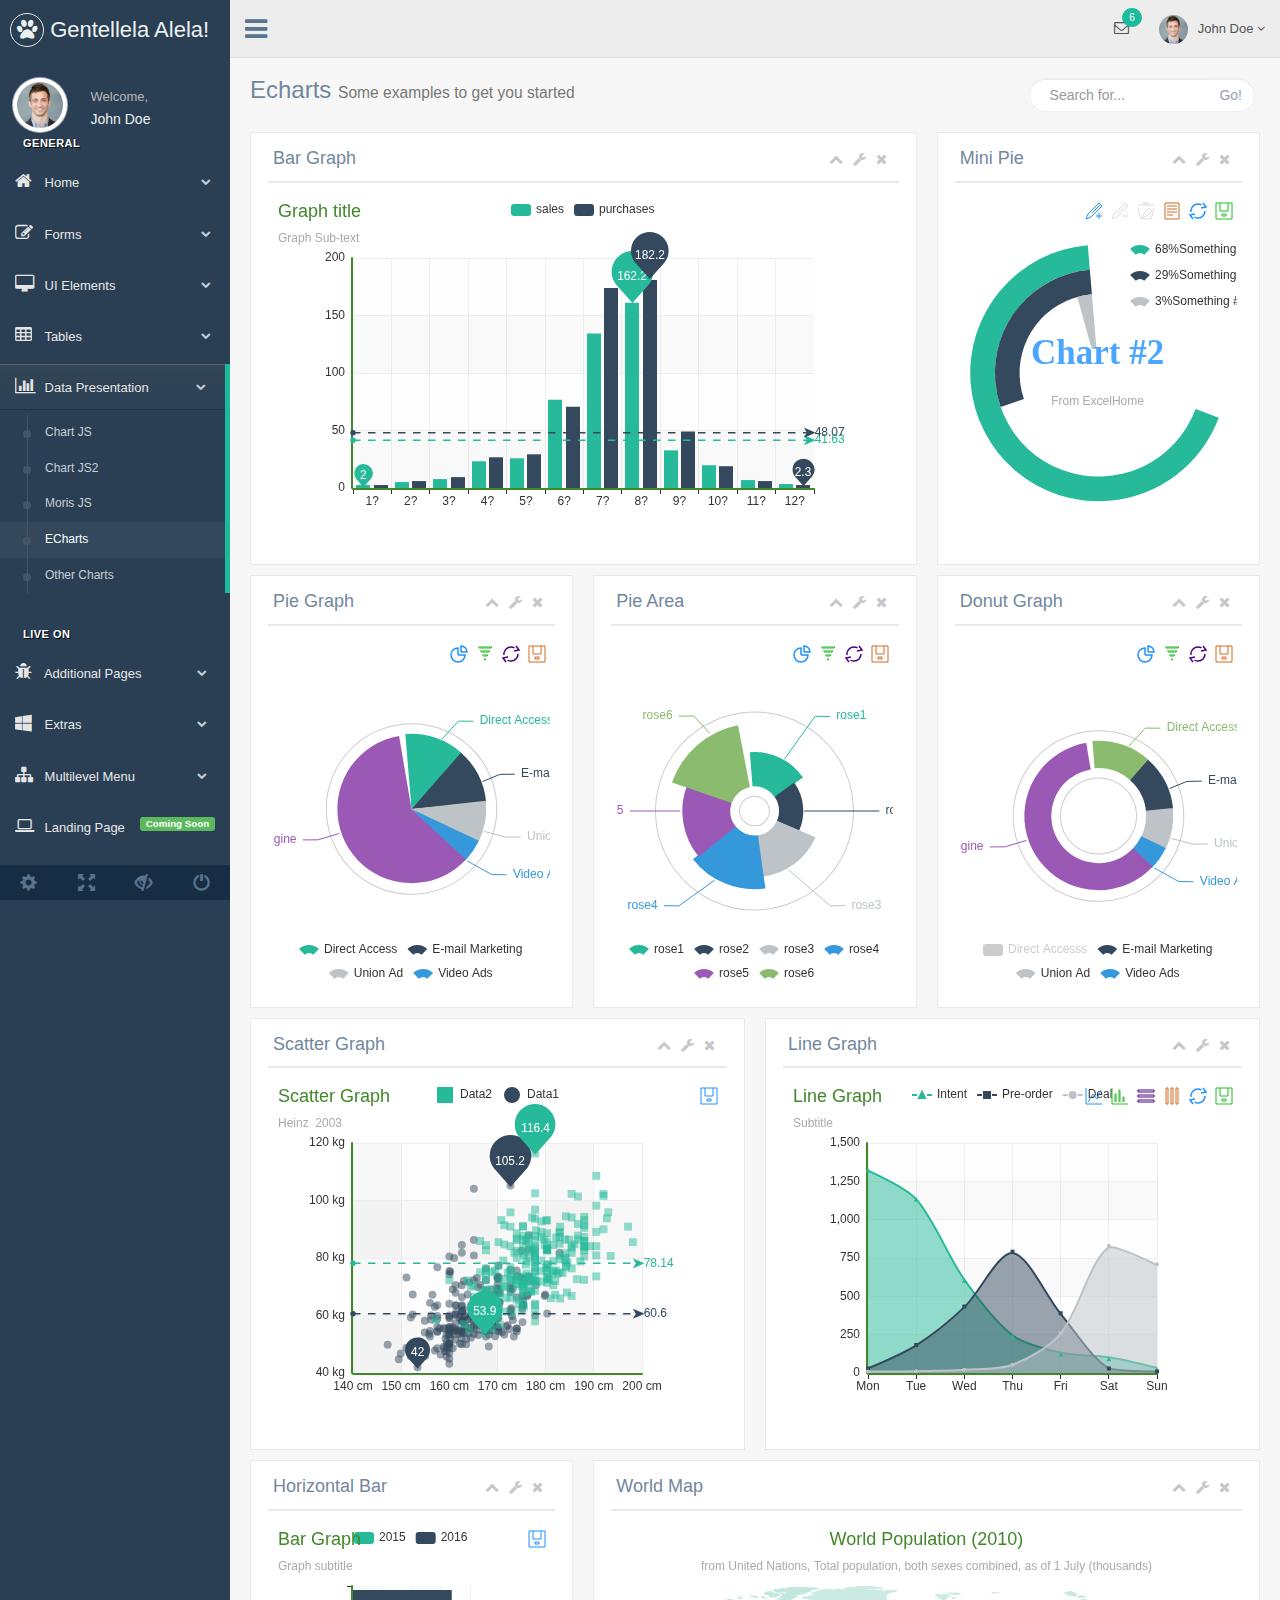
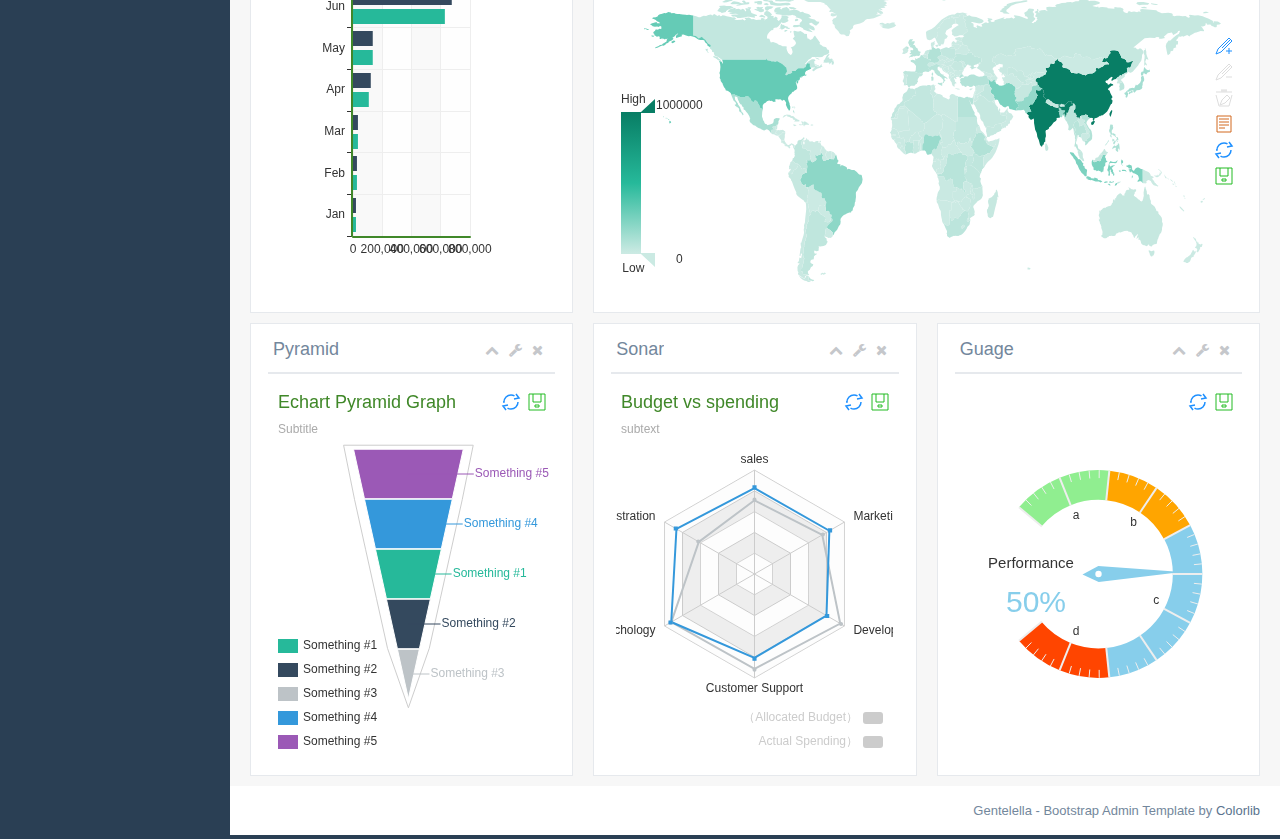
<file: APP/echarts.html>
<!DOCTYPE html>
<html lang="en">

<head>
  <meta http-equiv="Content-Type" content="text/html; charset=UTF-8">
  <!-- Meta, title, CSS, favicons, etc. -->
  <meta charset="utf-8">
  <meta http-equiv="X-UA-Compatible" content="IE=edge">
  <meta name="viewport" content="width=device-width, initial-scale=1">

  <title>ECharts Chart Bootstrap Examples | Gentallela Alela! by Colorlib</title>

  <link href="css/bootstrap.min.css" rel="stylesheet">
  <link href="fonts/css/font-awesome.min.css" rel="stylesheet">
  <link href="css/animate.min.css" rel="stylesheet">
  <link href="css/custom.css" rel="stylesheet">
  <link href="css/icheck/flat/green.css" rel="stylesheet">
  <script src="js/jquery.min.js"></script>

  <!-- HTML5 shim and Respond.js for IE8 support of HTML5 elements and media queries -->
  <!--[if lt IE 9]>
          <script src="https://oss.maxcdn.com/html5shiv/3.7.2/html5shiv.min.js"></script>
          <script src="https://oss.maxcdn.com/respond/1.4.2/respond.min.js"></script>
    <![endif]-->

</head>


<body class="nav-md">

  <div class="container body">


    <div class="main_container">

      <div class="col-md-3 left_col">
        <div class="left_col scroll-view">

          <div class="navbar nav_title" style="border: 0;">
            <a href="index.html" class="site_title"><i class="fa fa-paw"></i> <span>Gentellela Alela!</span></a>
          </div>
          <div class="clearfix"></div>

          <!-- menu prile quick info -->
          <div class="profile">
            <div class="profile_pic">
              <img src="images/img.jpg" alt="..." class="img-circle profile_img">
            </div>
            <div class="profile_info">
              <span>Welcome,</span>
              <h2>John Doe</h2>
            </div>
          </div>
          <!-- /menu prile quick info -->

          <br />

          <!-- sidebar menu -->
          <div id="sidebar-menu" class="main_menu_side hidden-print main_menu">

            <div class="menu_section">
              <h3>General</h3>
              <ul class="nav side-menu">
                <li><a><i class="fa fa-home"></i> Home <span class="fa fa-chevron-down"></span></a>
                  <ul class="nav child_menu" style="display: none">
                    <li><a href="index.html">Dashboard</a>
                    </li>
                    <li><a href="index2.html">Dashboard2</a>
                    </li>
                    <li><a href="index3.html">Dashboard3</a>
                    </li>
                  </ul>
                </li>
                <li><a><i class="fa fa-edit"></i> Forms <span class="fa fa-chevron-down"></span></a>
                  <ul class="nav child_menu" style="display: none">
                    <li><a href="form.html">General Form</a>
                    </li>
                    <li><a href="form_advanced.html">Advanced Components</a>
                    </li>
                    <li><a href="form_validation.html">Form Validation</a>
                    </li>
                    <li><a href="form_wizards.html">Form Wizard</a>
                    </li>
                    <li><a href="form_upload.html">Form Upload</a>
                    </li>
                    <li><a href="form_buttons.html">Form Buttons</a>
                    </li>
                  </ul>
                </li>
                <li><a><i class="fa fa-desktop"></i> UI Elements <span class="fa fa-chevron-down"></span></a>
                  <ul class="nav child_menu" style="display: none">
                    <li><a href="general_elements.html">General Elements</a>
                    </li>
                    <li><a href="media_gallery.html">Media Gallery</a>
                    </li>
                    <li><a href="typography.html">Typography</a>
                    </li>
                    <li><a href="icons.html">Icons</a>
                    </li>
                    <li><a href="glyphicons.html">Glyphicons</a>
                    </li>
                    <li><a href="widgets.html">Widgets</a>
                    </li>
                    <li><a href="invoice.html">Invoice</a>
                    </li>
                    <li><a href="inbox.html">Inbox</a>
                    </li>
                    <li><a href="calendar.html">Calendar</a>
                    </li>
                  </ul>
                </li>
                <li><a><i class="fa fa-table"></i> Tables <span class="fa fa-chevron-down"></span></a>
                  <ul class="nav child_menu" style="display: none">
                    <li><a href="tables.html">Tables</a>
                    </li>
                    <li><a href="tables_dynamic.html">Table Dynamic</a>
                    </li>
                  </ul>
                </li>
                <li><a><i class="fa fa-bar-chart-o"></i> Data Presentation <span class="fa fa-chevron-down"></span></a>
                  <ul class="nav child_menu" style="display: none">
                    <li><a href="chartjs.html">Chart JS</a>
                    </li>
                    <li><a href="chartjs2.html">Chart JS2</a>
                    </li>
                    <li><a href="morisjs.html">Moris JS</a>
                    </li>
                    <li><a href="echarts.html">ECharts </a>
                    </li>
                    <li><a href="other_charts.html">Other Charts </a>
                    </li>
                  </ul>
                </li>
              </ul>
            </div>
            <div class="menu_section">
              <h3>Live On</h3>
              <ul class="nav side-menu">
                <li><a><i class="fa fa-bug"></i> Additional Pages <span class="fa fa-chevron-down"></span></a>
                  <ul class="nav child_menu" style="display: none">
                    <li><a href="e_commerce.html">E-commerce</a>
                    </li>
                    <li><a href="projects.html">Projects</a>
                    </li>
                    <li><a href="project_detail.html">Project Detail</a>
                    </li>
                    <li><a href="contacts.html">Contacts</a>
                    </li>
                    <li><a href="profile.html">Profile</a>
                    </li>
                  </ul>
                </li>
                <li><a><i class="fa fa-windows"></i> Extras <span class="fa fa-chevron-down"></span></a>
                  <ul class="nav child_menu" style="display: none">
                    <li><a href="page_404.html">404 Error</a>
                    </li>
                    <li><a href="page_500.html">500 Error</a>
                    </li>
                    <li><a href="plain_page.html">Plain Page</a>
                    </li>
                    <li><a href="login.html">Login Page</a>
                    </li>
                    <li><a href="pricing_tables.html">Pricing Tables</a>
                    </li>
                  </ul>
                </li>
                <li><a><i class="fa fa-sitemap"></i> Multilevel Menu <span class="fa fa-chevron-down"></span></a>
                  <ul class="nav child_menu" style="display: none">
                      <li><a href="#level1_1">Level One</a>
                      <li><a>Level One<span class="fa fa-chevron-down"></span></a>
                        <ul class="nav child_menu" style="display: none">
                          <li class="sub_menu"><a href="level2.html">Level Two</a>
                          </li>
                          <li><a href="#level2_1">Level Two</a>
                          </li>
                          <li><a href="#level2_2">Level Two</a>
                          </li>
                        </ul>
                      </li>
                      <li><a href="#level1_2">Level One</a>
                      </li>
                  </ul>
                </li>
                <li><a href="javascript:void(0)"><i class="fa fa-laptop"></i> Landing Page <span class="label label-success pull-right">Coming Soon</span></a>
                </li>
              </ul>
            </div>

          </div>
          <!-- /sidebar menu -->

          <!-- /menu footer buttons -->
          <div class="sidebar-footer hidden-small">
            <a data-toggle="tooltip" data-placement="top" title="Settings">
              <span class="glyphicon glyphicon-cog" aria-hidden="true"></span>
            </a>
            <a data-toggle="tooltip" data-placement="top" title="FullScreen">
              <span class="glyphicon glyphicon-fullscreen" aria-hidden="true"></span>
            </a>
            <a data-toggle="tooltip" data-placement="top" title="Lock">
              <span class="glyphicon glyphicon-eye-close" aria-hidden="true"></span>
            </a>
            <a data-toggle="tooltip" data-placement="top" title="Logout">
              <span class="glyphicon glyphicon-off" aria-hidden="true"></span>
            </a>
          </div>
          <!-- /menu footer buttons -->
        </div>
      </div>

      <!-- top navigation -->
      <div class="top_nav">

        <div class="nav_menu">
          <nav class="" role="navigation">
            <div class="nav toggle">
              <a id="menu_toggle"><i class="fa fa-bars"></i></a>
            </div>

            <ul class="nav navbar-nav navbar-right">
              <li class="">
                <a href="javascript:;" class="user-profile dropdown-toggle" data-toggle="dropdown" aria-expanded="false">
                  <img src="images/img.jpg" alt="">John Doe
                  <span class=" fa fa-angle-down"></span>
                </a>
                <ul class="dropdown-menu dropdown-usermenu pull-right">
                  <li><a href="javascript:;">  Profile</a>
                  </li>
                  <li>
                    <a href="javascript:;">
                      <span class="badge bg-red pull-right">50%</span>
                      <span>Settings</span>
                    </a>
                  </li>
                  <li>
                    <a href="javascript:;">Help</a>
                  </li>
                  <li><a href="login.html"><i class="fa fa-sign-out pull-right"></i> Log Out</a>
                  </li>
                </ul>
              </li>

              <li role="presentation" class="dropdown">
                <a href="javascript:;" class="dropdown-toggle info-number" data-toggle="dropdown" aria-expanded="false">
                  <i class="fa fa-envelope-o"></i>
                  <span class="badge bg-green">6</span>
                </a>
                <ul id="menu1" class="dropdown-menu list-unstyled msg_list" role="menu">
                  <li>
                    <a>
                      <span class="image">
                                        <img src="images/img.jpg" alt="Profile Image" />
                                    </span>
                      <span>
                                        <span>John Smith</span>
                      <span class="time">3 mins ago</span>
                      </span>
                      <span class="message">
                                        Film festivals used to be do-or-die moments for movie makers. They were where...
                                    </span>
                    </a>
                  </li>
                  <li>
                    <a>
                      <span class="image">
                                        <img src="images/img.jpg" alt="Profile Image" />
                                    </span>
                      <span>
                                        <span>John Smith</span>
                      <span class="time">3 mins ago</span>
                      </span>
                      <span class="message">
                                        Film festivals used to be do-or-die moments for movie makers. They were where...
                                    </span>
                    </a>
                  </li>
                  <li>
                    <a>
                      <span class="image">
                                        <img src="images/img.jpg" alt="Profile Image" />
                                    </span>
                      <span>
                                        <span>John Smith</span>
                      <span class="time">3 mins ago</span>
                      </span>
                      <span class="message">
                                        Film festivals used to be do-or-die moments for movie makers. They were where...
                                    </span>
                    </a>
                  </li>
                  <li>
                    <a>
                      <span class="image">
                                        <img src="images/img.jpg" alt="Profile Image" />
                                    </span>
                      <span>
                                        <span>John Smith</span>
                      <span class="time">3 mins ago</span>
                      </span>
                      <span class="message">
                                        Film festivals used to be do-or-die moments for movie makers. They were where...
                                    </span>
                    </a>
                  </li>
                  <li>
                    <div class="text-center">
                      <a>
                        <strong>See All Alerts</strong>
                        <i class="fa fa-angle-right"></i>
                      </a>
                    </div>
                  </li>
                </ul>
              </li>

            </ul>
          </nav>
        </div>

      </div>
      <!-- /top navigation -->

      <!-- page content -->
      <div class="right_col" role="main">

        <div class="">
          <div class="page-title">
            <div class="title_left">
              <h3>
                    Echarts
                    <small>
                        Some examples to get you started
                    </small>
                </h3>
            </div>

            <div class="title_right">
              <div class="col-md-5 col-sm-5 col-xs-12 form-group pull-right top_search">
                <div class="input-group">
                  <input type="text" class="form-control" placeholder="Search for...">
                  <span class="input-group-btn">
                            <button class="btn btn-default" type="button">Go!</button>
                        </span>
                </div>
              </div>
            </div>
          </div>
          <div class="clearfix"></div>

          <div class="row">
            <div class="col-md-8 col-sm-8 col-xs-12">
              <div class="x_panel">
                <div class="x_title">
                  <h2>Bar Graph</h2>
                  <ul class="nav navbar-right panel_toolbox">
                    <li><a class="collapse-link"><i class="fa fa-chevron-up"></i></a>
                    </li>
                    <li class="dropdown">
                      <a href="#" class="dropdown-toggle" data-toggle="dropdown" role="button" aria-expanded="false"><i class="fa fa-wrench"></i></a>
                      <ul class="dropdown-menu" role="menu">
                        <li><a href="#">Settings 1</a>
                        </li>
                        <li><a href="#">Settings 2</a>
                        </li>
                      </ul>
                    </li>
                    <li><a class="close-link"><i class="fa fa-close"></i></a>
                    </li>
                  </ul>
                  <div class="clearfix"></div>
                </div>
                <div class="x_content">

                  <div id="mainb" style="height:350px;"></div>

                </div>
              </div>
            </div>

            <div class="col-md-4 col-sm-4 col-xs-12">
              <div class="x_panel">
                <div class="x_title">
                  <h2>Mini Pie</h2>
                  <ul class="nav navbar-right panel_toolbox">
                    <li><a class="collapse-link"><i class="fa fa-chevron-up"></i></a>
                    </li>
                    <li class="dropdown">
                      <a href="#" class="dropdown-toggle" data-toggle="dropdown" role="button" aria-expanded="false"><i class="fa fa-wrench"></i></a>
                      <ul class="dropdown-menu" role="menu">
                        <li><a href="#">Settings 1</a>
                        </li>
                        <li><a href="#">Settings 2</a>
                        </li>
                      </ul>
                    </li>
                    <li><a class="close-link"><i class="fa fa-close"></i></a>
                    </li>
                  </ul>
                  <div class="clearfix"></div>
                </div>
                <div class="x_content">

                  <div id="echart_mini_pie" style="height:350px;"></div>

                </div>
              </div>
            </div>


            <div class="col-md-4 col-sm-4 col-xs-12">
              <div class="x_panel">
                <div class="x_title">
                  <h2>Pie Graph</h2>
                  <ul class="nav navbar-right panel_toolbox">
                    <li><a class="collapse-link"><i class="fa fa-chevron-up"></i></a>
                    </li>
                    <li class="dropdown">
                      <a href="#" class="dropdown-toggle" data-toggle="dropdown" role="button" aria-expanded="false"><i class="fa fa-wrench"></i></a>
                      <ul class="dropdown-menu" role="menu">
                        <li><a href="#">Settings 1</a>
                        </li>
                        <li><a href="#">Settings 2</a>
                        </li>
                      </ul>
                    </li>
                    <li><a class="close-link"><i class="fa fa-close"></i></a>
                    </li>
                  </ul>
                  <div class="clearfix"></div>
                </div>
                <div class="x_content">

                  <div id="echart_pie" style="height:350px;"></div>

                </div>
              </div>
            </div>

            <div class="col-md-4 col-sm-4 col-xs-12">
              <div class="x_panel">
                <div class="x_title">
                  <h2>Pie Area</h2>
                  <ul class="nav navbar-right panel_toolbox">
                    <li><a class="collapse-link"><i class="fa fa-chevron-up"></i></a>
                    </li>
                    <li class="dropdown">
                      <a href="#" class="dropdown-toggle" data-toggle="dropdown" role="button" aria-expanded="false"><i class="fa fa-wrench"></i></a>
                      <ul class="dropdown-menu" role="menu">
                        <li><a href="#">Settings 1</a>
                        </li>
                        <li><a href="#">Settings 2</a>
                        </li>
                      </ul>
                    </li>
                    <li><a class="close-link"><i class="fa fa-close"></i></a>
                    </li>
                  </ul>
                  <div class="clearfix"></div>
                </div>
                <div class="x_content">

                  <div id="echart_pie2" style="height:350px;"></div>

                </div>
              </div>
            </div>

            <div class="col-md-4 col-sm-4 col-xs-12">
              <div class="x_panel">
                <div class="x_title">
                  <h2>Donut Graph</h2>
                  <ul class="nav navbar-right panel_toolbox">
                    <li><a class="collapse-link"><i class="fa fa-chevron-up"></i></a>
                    </li>
                    <li class="dropdown">
                      <a href="#" class="dropdown-toggle" data-toggle="dropdown" role="button" aria-expanded="false"><i class="fa fa-wrench"></i></a>
                      <ul class="dropdown-menu" role="menu">
                        <li><a href="#">Settings 1</a>
                        </li>
                        <li><a href="#">Settings 2</a>
                        </li>
                      </ul>
                    </li>
                    <li><a class="close-link"><i class="fa fa-close"></i></a>
                    </li>
                  </ul>
                  <div class="clearfix"></div>
                </div>
                <div class="x_content">

                  <div id="echart_donut" style="height:350px;"></div>

                </div>
              </div>
            </div>


            <div class="col-md-6 col-sm-6 col-xs-12">
              <div class="x_panel">
                <div class="x_title">
                  <h2>Scatter Graph</h2>
                  <ul class="nav navbar-right panel_toolbox">
                    <li><a class="collapse-link"><i class="fa fa-chevron-up"></i></a>
                    </li>
                    <li class="dropdown">
                      <a href="#" class="dropdown-toggle" data-toggle="dropdown" role="button" aria-expanded="false"><i class="fa fa-wrench"></i></a>
                      <ul class="dropdown-menu" role="menu">
                        <li><a href="#">Settings 1</a>
                        </li>
                        <li><a href="#">Settings 2</a>
                        </li>
                      </ul>
                    </li>
                    <li><a class="close-link"><i class="fa fa-close"></i></a>
                    </li>
                  </ul>
                  <div class="clearfix"></div>
                </div>
                <div class="x_content">

                  <div id="echart_scatter" style="height:350px;"></div>

                </div>
              </div>
            </div>

            <div class="col-md-6 col-sm-6 col-xs-12">
              <div class="x_panel">
                <div class="x_title">
                  <h2>Line Graph</h2>
                  <ul class="nav navbar-right panel_toolbox">
                    <li><a class="collapse-link"><i class="fa fa-chevron-up"></i></a>
                    </li>
                    <li class="dropdown">
                      <a href="#" class="dropdown-toggle" data-toggle="dropdown" role="button" aria-expanded="false"><i class="fa fa-wrench"></i></a>
                      <ul class="dropdown-menu" role="menu">
                        <li><a href="#">Settings 1</a>
                        </li>
                        <li><a href="#">Settings 2</a>
                        </li>
                      </ul>
                    </li>
                    <li><a class="close-link"><i class="fa fa-close"></i></a>
                    </li>
                  </ul>
                  <div class="clearfix"></div>
                </div>
                <div class="x_content">

                  <div id="echart_line" style="height:350px;"></div>

                </div>
              </div>
            </div>

            <div class="col-md-4 col-sm-4 col-xs-12">
              <div class="x_panel">
                <div class="x_title">
                  <h2>Horizontal Bar</h2>
                  <ul class="nav navbar-right panel_toolbox">
                    <li><a class="collapse-link"><i class="fa fa-chevron-up"></i></a>
                    </li>
                    <li class="dropdown">
                      <a href="#" class="dropdown-toggle" data-toggle="dropdown" role="button" aria-expanded="false"><i class="fa fa-wrench"></i></a>
                      <ul class="dropdown-menu" role="menu">
                        <li><a href="#">Settings 1</a>
                        </li>
                        <li><a href="#">Settings 2</a>
                        </li>
                      </ul>
                    </li>
                    <li><a class="close-link"><i class="fa fa-close"></i></a>
                    </li>
                  </ul>
                  <div class="clearfix"></div>
                </div>
                <div class="x_content">

                  <div id="echart_bar_horizontal" style="height:370px;"></div>

                </div>
              </div>
            </div>

            <div class="col-md-8 col-sm-8 col-xs-12">
              <div class="x_panel">
                <div class="x_title">
                  <h2>World Map</h2>
                  <ul class="nav navbar-right panel_toolbox">
                    <li><a class="collapse-link"><i class="fa fa-chevron-up"></i></a>
                    </li>
                    <li class="dropdown">
                      <a href="#" class="dropdown-toggle" data-toggle="dropdown" role="button" aria-expanded="false"><i class="fa fa-wrench"></i></a>
                      <ul class="dropdown-menu" role="menu">
                        <li><a href="#">Settings 1</a>
                        </li>
                        <li><a href="#">Settings 2</a>
                        </li>
                      </ul>
                    </li>
                    <li><a class="close-link"><i class="fa fa-close"></i></a>
                    </li>
                  </ul>
                  <div class="clearfix"></div>
                </div>
                <div class="x_content">

                  <div id="echart_world_map" style="height:370px;"></div>

                </div>
              </div>
            </div>


            <div class="col-md-4 col-sm-4 col-xs-12">
              <div class="x_panel">
                <div class="x_title">
                  <h2>Pyramid</h2>
                  <ul class="nav navbar-right panel_toolbox">
                    <li><a class="collapse-link"><i class="fa fa-chevron-up"></i></a>
                    </li>
                    <li class="dropdown">
                      <a href="#" class="dropdown-toggle" data-toggle="dropdown" role="button" aria-expanded="false"><i class="fa fa-wrench"></i></a>
                      <ul class="dropdown-menu" role="menu">
                        <li><a href="#">Settings 1</a>
                        </li>
                        <li><a href="#">Settings 2</a>
                        </li>
                      </ul>
                    </li>
                    <li><a class="close-link"><i class="fa fa-close"></i></a>
                    </li>
                  </ul>
                  <div class="clearfix"></div>
                </div>
                <div class="x_content">

                  <div id="echart_pyramid" style="height:370px;"></div>

                </div>
              </div>
            </div>

            <div class="col-md-4 col-sm-4 col-xs-12">
              <div class="x_panel">
                <div class="x_title">
                  <h2>Sonar</h2>
                  <ul class="nav navbar-right panel_toolbox">
                    <li><a class="collapse-link"><i class="fa fa-chevron-up"></i></a>
                    </li>
                    <li class="dropdown">
                      <a href="#" class="dropdown-toggle" data-toggle="dropdown" role="button" aria-expanded="false"><i class="fa fa-wrench"></i></a>
                      <ul class="dropdown-menu" role="menu">
                        <li><a href="#">Settings 1</a>
                        </li>
                        <li><a href="#">Settings 2</a>
                        </li>
                      </ul>
                    </li>
                    <li><a class="close-link"><i class="fa fa-close"></i></a>
                    </li>
                  </ul>
                  <div class="clearfix"></div>
                </div>
                <div class="x_content">

                  <div id="echart_sonar" style="height:370px;"></div>

                </div>
              </div>
            </div>


            <div class="col-md-4 col-sm-4 col-xs-12">
              <div class="x_panel">
                <div class="x_title">
                  <h2>Guage</h2>
                  <ul class="nav navbar-right panel_toolbox">
                    <li><a class="collapse-link"><i class="fa fa-chevron-up"></i></a>
                    </li>
                    <li class="dropdown">
                      <a href="#" class="dropdown-toggle" data-toggle="dropdown" role="button" aria-expanded="false"><i class="fa fa-wrench"></i></a>
                      <ul class="dropdown-menu" role="menu">
                        <li><a href="#">Settings 1</a>
                        </li>
                        <li><a href="#">Settings 2</a>
                        </li>
                      </ul>
                    </li>
                    <li><a class="close-link"><i class="fa fa-close"></i></a>
                    </li>
                  </ul>
                  <div class="clearfix"></div>
                </div>
                <div class="x_content">
                  <div id="echart_guage" style="height:370px;"></div>
                </div>
              </div>
            </div>
          </div>
        </div>
      </div>
      <!-- /page content -->

      <!-- footer content -->
      <footer>
        <div class="pull-right">
          Gentelella - Bootstrap Admin Template by <a href="https://colorlib.com">Colorlib</a>
        </div>
        <div class="clearfix"></div>
      </footer>
      <!-- /footer content -->
    </div>
  </div>

  <div id="custom_notifications" class="custom-notifications dsp_none">
    <ul class="list-unstyled notifications clearfix" data-tabbed_notifications="notif-group">
    </ul>
    <div class="clearfix"></div>
    <div id="notif-group" class="tabbed_notifications"></div>
  </div>

  <script src="js/bootstrap.min.js"></script>
  <script src="js/progressbar/bootstrap-progressbar.min.js"></script>
  <script src="js/icheck/icheck.min.js"></script>
  <script src="js/custom.js"></script>

  <!-- echart -->
  <script src="js/echart/echarts-all.js"></script>
  <script src="js/echart/green.js"></script>

  <script>
    var myChart9 = echarts.init(document.getElementById('mainb'), theme);
    myChart9.setOption({
      title: {
        text: 'Graph title',
        subtext: 'Graph Sub-text'
      },
      //theme : theme,
      tooltip: {
        trigger: 'axis'
      },
      legend: {
        data: ['sales', 'purchases']
      },
      toolbox: {
        show: false
      },
      calculable: false,
      xAxis: [{
        type: 'category',
        data: ['1?', '2?', '3?', '4?', '5?', '6?', '7?', '8?', '9?', '10?', '11?', '12?']
      }],
      yAxis: [{
        type: 'value'
      }],
      series: [{
        name: 'sales',
        type: 'bar',
        data: [2.0, 4.9, 7.0, 23.2, 25.6, 76.7, 135.6, 162.2, 32.6, 20.0, 6.4, 3.3],
        markPoint: {
          data: [{
            type: 'max',
            name: '???'
          }, {
            type: 'min',
            name: '???'
          }]
        },
        markLine: {
          data: [{
            type: 'average',
            name: '???'
          }]
        }
      }, {
        name: 'purchases',
        type: 'bar',
        data: [2.6, 5.9, 9.0, 26.4, 28.7, 70.7, 175.6, 182.2, 48.7, 18.8, 6.0, 2.3],
        markPoint: {
          data: [{
            name: 'sales',
            value: 182.2,
            xAxis: 7,
            yAxis: 183,
            symbolSize: 18
          }, {
            name: 'purchases',
            value: 2.3,
            xAxis: 11,
            yAxis: 3
          }]
        },
        markLine: {
          data: [{
            type: 'average',
            name: '???'
          }]
        }
      }]
    });


    var myChart = echarts.init(document.getElementById('echart_sonar'), theme);
    myChart.setOption({
      title: {
        text: 'Budget vs spending',
        subtext: 'subtext'
      },
      tooltip: {
        trigger: 'axis'
      },
      legend: {
        orient: 'vertical',
        x: 'right',
        y: 'bottom',
        data: ['（Allocated Budget）', 'Actual Spending）']
      },
      toolbox: {
        show: true,
        feature: {
          restore: {
            show: true
          },
          saveAsImage: {
            show: true
          }
        }
      },
      polar: [{
        indicator: [{
          text: 'sales',
          max: 6000
        }, {
          text: 'Administration',
          max: 16000
        }, {
          text: 'Information Techology',
          max: 30000
        }, {
          text: 'Customer Support',
          max: 38000
        }, {
          text: 'Development',
          max: 52000
        }, {
          text: 'Marketing',
          max: 25000
        }]
      }],
      calculable: true,
      series: [{
        name: 'Budget vs spending',
        type: 'radar',
        data: [{
          value: [4300, 10000, 28000, 35000, 50000, 19000],
          name: 'Allocated Budget'
        }, {
          value: [5000, 14000, 28000, 31000, 42000, 21000],
          name: 'Actual Spending'
        }]
      }]
    });

    var myChart = echarts.init(document.getElementById('echart_pyramid'), theme);
    myChart.setOption({
      title: {
        text: 'Echart Pyramid Graph',
        subtext: 'Subtitle'
      },
      tooltip: {
        trigger: 'item',
        formatter: "{a} <br/>{b} : {c}%"
      },
      toolbox: {
        show: true,
        feature: {
          restore: {
            show: true
          },
          saveAsImage: {
            show: true
          }
        }
      },
      legend: {
        data: ['Something #1', 'Something #2', 'Something #3', 'Something #4', 'Something #5'],
        orient: 'vertical',
        x: 'left',
        y: 'bottom'
      },
      calculable: true,
      series: [{
        name: '漏斗图',
        type: 'funnel',
        width: '40%',
        data: [{
          value: 60,
          name: 'Something #1'
        }, {
          value: 40,
          name: 'Something #2'
        }, {
          value: 20,
          name: 'Something #3'
        }, {
          value: 80,
          name: 'Something #4'
        }, {
          value: 100,
          name: 'Something #5'
        }]
      }]
    });


    var myChart = echarts.init(document.getElementById('echart_guage'), theme);
    myChart.setOption({
      tooltip: {
        formatter: "{a} <br/>{b} : {c}%"
      },
      toolbox: {
        show: true,
        feature: {
          restore: {
            show: true
          },
          saveAsImage: {
            show: true
          }
        }
      },
      series: [{
        name: 'Performance',
        type: 'gauge',
        center: ['50%', '50%'],
        radius: [0, '75%'],
        startAngle: 140,
        endAngle: -140,
        min: 0,
        max: 100,
        precision: 0,
        splitNumber: 10,
        axisLine: {
          show: true,
          lineStyle: {
            color: [
              [0.2, 'lightgreen'],
              [0.4, 'orange'],
              [0.8, 'skyblue'],
              [1, '#ff4500']
            ],
            width: 30
          }
        },
        axisTick: {
          show: true,
          splitNumber: 5,
          length: 8,
          lineStyle: {
            color: '#eee',
            width: 1,
            type: 'solid'
          }
        },
        axisLabel: {
          show: true,
          formatter: function(v) {
            switch (v + '') {
              case '10':
                return 'a';
              case '30':
                return 'b';
              case '60':
                return 'c';
              case '90':
                return 'd';
              default:
                return '';
            }
          },
          textStyle: {
            color: '#333'
          }
        },
        splitLine: {
          show: true,
          length: 30,
          lineStyle: {
            color: '#eee',
            width: 2,
            type: 'solid'
          }
        },
        pointer: {
          length: '80%',
          width: 8,
          color: 'auto'
        },
        title: {
          show: true,
          offsetCenter: ['-65%', -10],
          textStyle: {
            color: '#333',
            fontSize: 15
          }
        },
        detail: {
          show: true,
          backgroundColor: 'rgba(0,0,0,0)',
          borderWidth: 0,
          borderColor: '#ccc',
          width: 100,
          height: 40,
          offsetCenter: ['-60%', 10],
          formatter: '{value}%',
          textStyle: {
            color: 'auto',
            fontSize: 30
          }
        },
        data: [{
          value: 50,
          name: 'Performance'
        }]
      }]
    });


    var myChart = echarts.init(document.getElementById('echart_line'), theme);
    myChart.setOption({
      title: {
        text: 'Line Graph',
        subtext: 'Subtitle'
      },
      tooltip: {
        trigger: 'axis'
      },
      legend: {
        data: ['Intent', 'Pre-order', 'Deal']
      },
      toolbox: {
        show: true,
        feature: {
          magicType: {
            show: true,
            type: ['line', 'bar', 'stack', 'tiled']
          },
          restore: {
            show: true
          },
          saveAsImage: {
            show: true
          }
        }
      },
      calculable: true,
      xAxis: [{
        type: 'category',
        boundaryGap: false,
        data: ['Mon', 'Tue', 'Wed', 'Thu', 'Fri', 'Sat', 'Sun']
      }],
      yAxis: [{
        type: 'value'
      }],
      series: [{
        name: 'Deal',
        type: 'line',
        smooth: true,
        itemStyle: {
          normal: {
            areaStyle: {
              type: 'default'
            }
          }
        },
        data: [10, 12, 21, 54, 260, 830, 710]
      }, {
        name: 'Pre-order',
        type: 'line',
        smooth: true,
        itemStyle: {
          normal: {
            areaStyle: {
              type: 'default'
            }
          }
        },
        data: [30, 182, 434, 791, 390, 30, 10]
      }, {
        name: 'Intent',
        type: 'line',
        smooth: true,
        itemStyle: {
          normal: {
            areaStyle: {
              type: 'default'
            }
          }
        },
        data: [1320, 1132, 601, 234, 120, 90, 20]
      }]
    });


    var myChart = echarts.init(document.getElementById('echart_scatter'), theme);
    myChart.setOption({
      title: {
        text: 'Scatter Graph',
        subtext: 'Heinz  2003'
      },
      tooltip: {
        trigger: 'axis',
        showDelay: 0,
        axisPointer: {
          type: 'cross',
          lineStyle: {
            type: 'dashed',
            width: 1
          }
        }
      },
      legend: {
        data: ['Data2', 'Data1']
      },
      toolbox: {
        show: true,
        feature: {
          saveAsImage: {
            show: true
          }
        }
      },
      xAxis: [{
        type: 'value',
        scale: true,
        axisLabel: {
          formatter: '{value} cm'
        }
      }],
      yAxis: [{
        type: 'value',
        scale: true,
        axisLabel: {
          formatter: '{value} kg'
        }
      }],
      series: [{
        name: 'Data1',
        type: 'scatter',
        tooltip: {
          trigger: 'item',
          formatter: function(params) {
            if (params.value.length > 1) {
              return params.seriesName + ' :<br/>' + params.value[0] + 'cm ' + params.value[1] + 'kg ';
            } else {
              return params.seriesName + ' :<br/>' + params.name + ' : ' + params.value + 'kg ';
            }
          }
        },
        data: [
          [161.2, 51.6],
          [167.5, 59.0],
          [159.5, 49.2],
          [157.0, 63.0],
          [155.8, 53.6],
          [170.0, 59.0],
          [159.1, 47.6],
          [166.0, 69.8],
          [176.2, 66.8],
          [160.2, 75.2],
          [172.5, 55.2],
          [170.9, 54.2],
          [172.9, 62.5],
          [153.4, 42.0],
          [160.0, 50.0],
          [147.2, 49.8],
          [168.2, 49.2],
          [175.0, 73.2],
          [157.0, 47.8],
          [167.6, 68.8],
          [159.5, 50.6],
          [175.0, 82.5],
          [166.8, 57.2],
          [176.5, 87.8],
          [170.2, 72.8],
          [174.0, 54.5],
          [173.0, 59.8],
          [179.9, 67.3],
          [170.5, 67.8],
          [160.0, 47.0],
          [154.4, 46.2],
          [162.0, 55.0],
          [176.5, 83.0],
          [160.0, 54.4],
          [152.0, 45.8],
          [162.1, 53.6],
          [170.0, 73.2],
          [160.2, 52.1],
          [161.3, 67.9],
          [166.4, 56.6],
          [168.9, 62.3],
          [163.8, 58.5],
          [167.6, 54.5],
          [160.0, 50.2],
          [161.3, 60.3],
          [167.6, 58.3],
          [165.1, 56.2],
          [160.0, 50.2],
          [170.0, 72.9],
          [157.5, 59.8],
          [167.6, 61.0],
          [160.7, 69.1],
          [163.2, 55.9],
          [152.4, 46.5],
          [157.5, 54.3],
          [168.3, 54.8],
          [180.3, 60.7],
          [165.5, 60.0],
          [165.0, 62.0],
          [164.5, 60.3],
          [156.0, 52.7],
          [160.0, 74.3],
          [163.0, 62.0],
          [165.7, 73.1],
          [161.0, 80.0],
          [162.0, 54.7],
          [166.0, 53.2],
          [174.0, 75.7],
          [172.7, 61.1],
          [167.6, 55.7],
          [151.1, 48.7],
          [164.5, 52.3],
          [163.5, 50.0],
          [152.0, 59.3],
          [169.0, 62.5],
          [164.0, 55.7],
          [161.2, 54.8],
          [155.0, 45.9],
          [170.0, 70.6],
          [176.2, 67.2],
          [170.0, 69.4],
          [162.5, 58.2],
          [170.3, 64.8],
          [164.1, 71.6],
          [169.5, 52.8],
          [163.2, 59.8],
          [154.5, 49.0],
          [159.8, 50.0],
          [173.2, 69.2],
          [170.0, 55.9],
          [161.4, 63.4],
          [169.0, 58.2],
          [166.2, 58.6],
          [159.4, 45.7],
          [162.5, 52.2],
          [159.0, 48.6],
          [162.8, 57.8],
          [159.0, 55.6],
          [179.8, 66.8],
          [162.9, 59.4],
          [161.0, 53.6],
          [151.1, 73.2],
          [168.2, 53.4],
          [168.9, 69.0],
          [173.2, 58.4],
          [171.8, 56.2],
          [178.0, 70.6],
          [164.3, 59.8],
          [163.0, 72.0],
          [168.5, 65.2],
          [166.8, 56.6],
          [172.7, 105.2],
          [163.5, 51.8],
          [169.4, 63.4],
          [167.8, 59.0],
          [159.5, 47.6],
          [167.6, 63.0],
          [161.2, 55.2],
          [160.0, 45.0],
          [163.2, 54.0],
          [162.2, 50.2],
          [161.3, 60.2],
          [149.5, 44.8],
          [157.5, 58.8],
          [163.2, 56.4],
          [172.7, 62.0],
          [155.0, 49.2],
          [156.5, 67.2],
          [164.0, 53.8],
          [160.9, 54.4],
          [162.8, 58.0],
          [167.0, 59.8],
          [160.0, 54.8],
          [160.0, 43.2],
          [168.9, 60.5],
          [158.2, 46.4],
          [156.0, 64.4],
          [160.0, 48.8],
          [167.1, 62.2],
          [158.0, 55.5],
          [167.6, 57.8],
          [156.0, 54.6],
          [162.1, 59.2],
          [173.4, 52.7],
          [159.8, 53.2],
          [170.5, 64.5],
          [159.2, 51.8],
          [157.5, 56.0],
          [161.3, 63.6],
          [162.6, 63.2],
          [160.0, 59.5],
          [168.9, 56.8],
          [165.1, 64.1],
          [162.6, 50.0],
          [165.1, 72.3],
          [166.4, 55.0],
          [160.0, 55.9],
          [152.4, 60.4],
          [170.2, 69.1],
          [162.6, 84.5],
          [170.2, 55.9],
          [158.8, 55.5],
          [172.7, 69.5],
          [167.6, 76.4],
          [162.6, 61.4],
          [167.6, 65.9],
          [156.2, 58.6],
          [175.2, 66.8],
          [172.1, 56.6],
          [162.6, 58.6],
          [160.0, 55.9],
          [165.1, 59.1],
          [182.9, 81.8],
          [166.4, 70.7],
          [165.1, 56.8],
          [177.8, 60.0],
          [165.1, 58.2],
          [175.3, 72.7],
          [154.9, 54.1],
          [158.8, 49.1],
          [172.7, 75.9],
          [168.9, 55.0],
          [161.3, 57.3],
          [167.6, 55.0],
          [165.1, 65.5],
          [175.3, 65.5],
          [157.5, 48.6],
          [163.8, 58.6],
          [167.6, 63.6],
          [165.1, 55.2],
          [165.1, 62.7],
          [168.9, 56.6],
          [162.6, 53.9],
          [164.5, 63.2],
          [176.5, 73.6],
          [168.9, 62.0],
          [175.3, 63.6],
          [159.4, 53.2],
          [160.0, 53.4],
          [170.2, 55.0],
          [162.6, 70.5],
          [167.6, 54.5],
          [162.6, 54.5],
          [160.7, 55.9],
          [160.0, 59.0],
          [157.5, 63.6],
          [162.6, 54.5],
          [152.4, 47.3],
          [170.2, 67.7],
          [165.1, 80.9],
          [172.7, 70.5],
          [165.1, 60.9],
          [170.2, 63.6],
          [170.2, 54.5],
          [170.2, 59.1],
          [161.3, 70.5],
          [167.6, 52.7],
          [167.6, 62.7],
          [165.1, 86.3],
          [162.6, 66.4],
          [152.4, 67.3],
          [168.9, 63.0],
          [170.2, 73.6],
          [175.2, 62.3],
          [175.2, 57.7],
          [160.0, 55.4],
          [165.1, 104.1],
          [174.0, 55.5],
          [170.2, 77.3],
          [160.0, 80.5],
          [167.6, 64.5],
          [167.6, 72.3],
          [167.6, 61.4],
          [154.9, 58.2],
          [162.6, 81.8],
          [175.3, 63.6],
          [171.4, 53.4],
          [157.5, 54.5],
          [165.1, 53.6],
          [160.0, 60.0],
          [174.0, 73.6],
          [162.6, 61.4],
          [174.0, 55.5],
          [162.6, 63.6],
          [161.3, 60.9],
          [156.2, 60.0],
          [149.9, 46.8],
          [169.5, 57.3],
          [160.0, 64.1],
          [175.3, 63.6],
          [169.5, 67.3],
          [160.0, 75.5],
          [172.7, 68.2],
          [162.6, 61.4],
          [157.5, 76.8],
          [176.5, 71.8],
          [164.4, 55.5],
          [160.7, 48.6],
          [174.0, 66.4],
          [163.8, 67.3]
        ],
        markPoint: {
          data: [{
            type: 'max',
            name: 'Max'
          }, {
            type: 'min',
            name: 'Min'
          }]
        },
        markLine: {
          data: [{
            type: 'average',
            name: 'Mean'
          }]
        }
      }, {
        name: 'Data2',
        type: 'scatter',
        tooltip: {
          trigger: 'item',
          formatter: function(params) {
            if (params.value.length > 1) {
              return params.seriesName + ' :<br/>' + params.value[0] + 'cm ' + params.value[1] + 'kg ';
            } else {
              return params.seriesName + ' :<br/>' + params.name + ' : ' + params.value + 'kg ';
            }
          }
        },
        data: [
          [174.0, 65.6],
          [175.3, 71.8],
          [193.5, 80.7],
          [186.5, 72.6],
          [187.2, 78.8],
          [181.5, 74.8],
          [184.0, 86.4],
          [184.5, 78.4],
          [175.0, 62.0],
          [184.0, 81.6],
          [180.0, 76.6],
          [177.8, 83.6],
          [192.0, 90.0],
          [176.0, 74.6],
          [174.0, 71.0],
          [184.0, 79.6],
          [192.7, 93.8],
          [171.5, 70.0],
          [173.0, 72.4],
          [176.0, 85.9],
          [176.0, 78.8],
          [180.5, 77.8],
          [172.7, 66.2],
          [176.0, 86.4],
          [173.5, 81.8],
          [178.0, 89.6],
          [180.3, 82.8],
          [180.3, 76.4],
          [164.5, 63.2],
          [173.0, 60.9],
          [183.5, 74.8],
          [175.5, 70.0],
          [188.0, 72.4],
          [189.2, 84.1],
          [172.8, 69.1],
          [170.0, 59.5],
          [182.0, 67.2],
          [170.0, 61.3],
          [177.8, 68.6],
          [184.2, 80.1],
          [186.7, 87.8],
          [171.4, 84.7],
          [172.7, 73.4],
          [175.3, 72.1],
          [180.3, 82.6],
          [182.9, 88.7],
          [188.0, 84.1],
          [177.2, 94.1],
          [172.1, 74.9],
          [167.0, 59.1],
          [169.5, 75.6],
          [174.0, 86.2],
          [172.7, 75.3],
          [182.2, 87.1],
          [164.1, 55.2],
          [163.0, 57.0],
          [171.5, 61.4],
          [184.2, 76.8],
          [174.0, 86.8],
          [174.0, 72.2],
          [177.0, 71.6],
          [186.0, 84.8],
          [167.0, 68.2],
          [171.8, 66.1],
          [182.0, 72.0],
          [167.0, 64.6],
          [177.8, 74.8],
          [164.5, 70.0],
          [192.0, 101.6],
          [175.5, 63.2],
          [171.2, 79.1],
          [181.6, 78.9],
          [167.4, 67.7],
          [181.1, 66.0],
          [177.0, 68.2],
          [174.5, 63.9],
          [177.5, 72.0],
          [170.5, 56.8],
          [182.4, 74.5],
          [197.1, 90.9],
          [180.1, 93.0],
          [175.5, 80.9],
          [180.6, 72.7],
          [184.4, 68.0],
          [175.5, 70.9],
          [180.6, 72.5],
          [177.0, 72.5],
          [177.1, 83.4],
          [181.6, 75.5],
          [176.5, 73.0],
          [175.0, 70.2],
          [174.0, 73.4],
          [165.1, 70.5],
          [177.0, 68.9],
          [192.0, 102.3],
          [176.5, 68.4],
          [169.4, 65.9],
          [182.1, 75.7],
          [179.8, 84.5],
          [175.3, 87.7],
          [184.9, 86.4],
          [177.3, 73.2],
          [167.4, 53.9],
          [178.1, 72.0],
          [168.9, 55.5],
          [157.2, 58.4],
          [180.3, 83.2],
          [170.2, 72.7],
          [177.8, 64.1],
          [172.7, 72.3],
          [165.1, 65.0],
          [186.7, 86.4],
          [165.1, 65.0],
          [174.0, 88.6],
          [175.3, 84.1],
          [185.4, 66.8],
          [177.8, 75.5],
          [180.3, 93.2],
          [180.3, 82.7],
          [177.8, 58.0],
          [177.8, 79.5],
          [177.8, 78.6],
          [177.8, 71.8],
          [177.8, 116.4],
          [163.8, 72.2],
          [188.0, 83.6],
          [198.1, 85.5],
          [175.3, 90.9],
          [166.4, 85.9],
          [190.5, 89.1],
          [166.4, 75.0],
          [177.8, 77.7],
          [179.7, 86.4],
          [172.7, 90.9],
          [190.5, 73.6],
          [185.4, 76.4],
          [168.9, 69.1],
          [167.6, 84.5],
          [175.3, 64.5],
          [170.2, 69.1],
          [190.5, 108.6],
          [177.8, 86.4],
          [190.5, 80.9],
          [177.8, 87.7],
          [184.2, 94.5],
          [176.5, 80.2],
          [177.8, 72.0],
          [180.3, 71.4],
          [171.4, 72.7],
          [172.7, 84.1],
          [172.7, 76.8],
          [177.8, 63.6],
          [177.8, 80.9],
          [182.9, 80.9],
          [170.2, 85.5],
          [167.6, 68.6],
          [175.3, 67.7],
          [165.1, 66.4],
          [185.4, 102.3],
          [181.6, 70.5],
          [172.7, 95.9],
          [190.5, 84.1],
          [179.1, 87.3],
          [175.3, 71.8],
          [170.2, 65.9],
          [193.0, 95.9],
          [171.4, 91.4],
          [177.8, 81.8],
          [177.8, 96.8],
          [167.6, 69.1],
          [167.6, 82.7],
          [180.3, 75.5],
          [182.9, 79.5],
          [176.5, 73.6],
          [186.7, 91.8],
          [188.0, 84.1],
          [188.0, 85.9],
          [177.8, 81.8],
          [174.0, 82.5],
          [177.8, 80.5],
          [171.4, 70.0],
          [185.4, 81.8],
          [185.4, 84.1],
          [188.0, 90.5],
          [188.0, 91.4],
          [182.9, 89.1],
          [176.5, 85.0],
          [175.3, 69.1],
          [175.3, 73.6],
          [188.0, 80.5],
          [188.0, 82.7],
          [175.3, 86.4],
          [170.5, 67.7],
          [179.1, 92.7],
          [177.8, 93.6],
          [175.3, 70.9],
          [182.9, 75.0],
          [170.8, 93.2],
          [188.0, 93.2],
          [180.3, 77.7],
          [177.8, 61.4],
          [185.4, 94.1],
          [168.9, 75.0],
          [185.4, 83.6],
          [180.3, 85.5],
          [174.0, 73.9],
          [167.6, 66.8],
          [182.9, 87.3],
          [160.0, 72.3],
          [180.3, 88.6],
          [167.6, 75.5],
          [186.7, 101.4],
          [175.3, 91.1],
          [175.3, 67.3],
          [175.9, 77.7],
          [175.3, 81.8],
          [179.1, 75.5],
          [181.6, 84.5],
          [177.8, 76.6],
          [182.9, 85.0],
          [177.8, 102.5],
          [184.2, 77.3],
          [179.1, 71.8],
          [176.5, 87.9],
          [188.0, 94.3],
          [174.0, 70.9],
          [167.6, 64.5],
          [170.2, 77.3],
          [167.6, 72.3],
          [188.0, 87.3],
          [174.0, 80.0],
          [176.5, 82.3],
          [180.3, 73.6],
          [167.6, 74.1],
          [188.0, 85.9],
          [180.3, 73.2],
          [167.6, 76.3],
          [183.0, 65.9],
          [183.0, 90.9],
          [179.1, 89.1],
          [170.2, 62.3],
          [177.8, 82.7],
          [179.1, 79.1],
          [190.5, 98.2],
          [177.8, 84.1],
          [180.3, 83.2],
          [180.3, 83.2]
        ],
        markPoint: {
          data: [{
            type: 'max',
            name: 'Max'
          }, {
            type: 'min',
            name: 'Min'
          }]
        },
        markLine: {
          data: [{
            type: 'average',
            name: 'Mean'
          }]
        }
      }]
    });

    var myChart = echarts.init(document.getElementById('echart_bar_horizontal'), theme);
    myChart.setOption({
      title: {
        text: 'Bar Graph',
        subtext: 'Graph subtitle'
      },
      tooltip: {
        trigger: 'axis'
      },
      legend: {
        data: ['2015', '2016']
      },
      toolbox: {
        show: true,
        feature: {
          saveAsImage: {
            show: true
          }
        }
      },
      calculable: true,
      xAxis: [{
        type: 'value',
        boundaryGap: [0, 0.01]
      }],
      yAxis: [{
        type: 'category',
        data: ['Jan', 'Feb', 'Mar', 'Apr', 'May', 'Jun']
      }],
      series: [{
        name: '2015',
        type: 'bar',
        data: [18203, 23489, 29034, 104970, 131744, 630230]
      }, {
        name: '2016',
        type: 'bar',
        data: [19325, 23438, 31000, 121594, 134141, 681807]
      }]
    });

    var myChart = echarts.init(document.getElementById('echart_pie2'), theme);
    myChart.setOption({
      tooltip: {
        trigger: 'item',
        formatter: "{a} <br/>{b} : {c} ({d}%)"
      },
      legend: {
        x: 'center',
        y: 'bottom',
        data: ['rose1', 'rose2', 'rose3', 'rose4', 'rose5', 'rose6']
      },
      toolbox: {
        show: true,
        feature: {
          magicType: {
            show: true,
            type: ['pie', 'funnel']
          },
          restore: {
            show: true
          },
          saveAsImage: {
            show: true
          }
        }
      },
      calculable: true,
      series: [{
        name: 'Area Mode',
        type: 'pie',
        radius: [25, 90],
        center: ['50%', 170],
        roseType: 'area',
        x: '50%',
        max: 40,
        sort: 'ascending',
        data: [{
          value: 10,
          name: 'rose1'
        }, {
          value: 5,
          name: 'rose2'
        }, {
          value: 15,
          name: 'rose3'
        }, {
          value: 25,
          name: 'rose4'
        }, {
          value: 20,
          name: 'rose5'
        }, {
          value: 35,
          name: 'rose6'
        }]
      }]
    });

    var myChart = echarts.init(document.getElementById('echart_donut'), theme);
    myChart.setOption({
      tooltip: {
        trigger: 'item',
        formatter: "{a} <br/>{b} : {c} ({d}%)"
      },
      calculable: true,
      legend: {
        //orient: 'vertical',
        //x: 'left',
        x: 'center',
        y: 'bottom',
        data: ['Direct Accesss', 'E-mail Marketing', 'Union Ad', 'Video Ads', 'Search Engine']
      },
      toolbox: {
        show: true,
        feature: {
          magicType: {
            show: true,
            type: ['pie', 'funnel'],
            option: {
              funnel: {
                x: '25%',
                width: '50%',
                funnelAlign: 'center',
                max: 1548
              }
            }
          },
          restore: {
            show: true
          },
          saveAsImage: {
            show: true
          }
        }
      },
      series: [{
        name: 'Access to the resource',
        type: 'pie',
        radius: ['35%', '55%'],
        itemStyle: {
          normal: {
            label: {
              show: true
            },
            labelLine: {
              show: true
            }
          },
          emphasis: {
            label: {
              show: true,
              position: 'center',
              textStyle: {
                fontSize: '14',
                fontWeight: 'normal'
              }
            }
          }
        },
        data: [{
          value: 335,
          name: 'Direct Access'
        }, {
          value: 310,
          name: 'E-mail Marketing'
        }, {
          value: 234,
          name: 'Union Ad'
        }, {
          value: 135,
          name: 'Video Ads'
        }, {
          value: 1548,
          name: 'Search Engine'
        }]
      }]
    });


    var myChart = echarts.init(document.getElementById('echart_pie'), theme);
    myChart.setOption({
      tooltip: {
        trigger: 'item',
        formatter: "{a} <br/>{b} : {c} ({d}%)"
      },
      legend: {
        //orient: 'vertical',
        //x: 'left',
        x: 'center',
        y: 'bottom',
        data: ['Direct Access', 'E-mail Marketing', 'Union Ad', 'Video Ads', 'Search Engine']
      },
      toolbox: {
        show: true,
        feature: {
          magicType: {
            show: true,
            type: ['pie', 'funnel'],
            option: {
              funnel: {
                x: '25%',
                width: '50%',
                funnelAlign: 'left',
                max: 1548
              }
            }
          },
          restore: {
            show: true
          },
          saveAsImage: {
            show: true
          }
        }
      },
      calculable: true,
      series: [{
        name: '访问来源',
        type: 'pie',
        radius: '55%',
        center: ['50%', '48%'], //left,top
        data: [{
          value: 335,
          name: 'Direct Access'
        }, {
          value: 310,
          name: 'E-mail Marketing'
        }, {
          value: 234,
          name: 'Union Ad'
        }, {
          value: 135,
          name: 'Video Ads'
        }, {
          value: 1548,
          name: 'Search Engine'
        }]
      }]
    });


    var dataStyle = {
      normal: {
        label: {
          show: false
        },
        labelLine: {
          show: false
        }
      }
    };
    var placeHolderStyle = {
      normal: {
        color: 'rgba(0,0,0,0)',
        label: {
          show: false
        },
        labelLine: {
          show: false
        }
      },
      emphasis: {
        color: 'rgba(0,0,0,0)'
      }
    };


    var myChartx = echarts.init(document.getElementById('echart_mini_pie'), theme);
    myChartx.setOption({
      title: {
        text: 'Chart #2',
        subtext: 'From ExcelHome',
        sublink: 'http://e.weibo.com/1341556070/AhQXtjbqh',
        x: 'center',
        y: 'center',
        itemGap: 20,
        textStyle: {
          color: 'rgba(30,144,255,0.8)',
          fontFamily: '微软雅黑',
          fontSize: 35,
          fontWeight: 'bolder'
        }
      },
      tooltip: {
        show: true,
        formatter: "{a} <br/>{b} : {c} ({d}%)"
      },
      legend: {
        orient: 'vertical',
        x: 170, //document.getElementById('main').offsetWidth / 2,
        y: 45,
        itemGap: 12,
        data: ['68%Something #1', '29%Something #2', '3%Something #3']
      },
      toolbox: {
        show: true,
        feature: {
          mark: {
            show: true
          },
          dataView: {
            show: true,
            readOnly: false
          },
          restore: {
            show: true
          },
          saveAsImage: {
            show: true
          }
        }
      },
      series: [{
        name: '1',
        type: 'pie',
        clockWise: false,
        radius: [105, 130],
        itemStyle: dataStyle,
        data: [{
          value: 68,
          name: '68%Something #1'
        }, {
          value: 32,
          name: 'invisible',
          itemStyle: placeHolderStyle
        }]
      }, {
        name: '2',
        type: 'pie',
        clockWise: false,
        radius: [80, 105],
        itemStyle: dataStyle,
        data: [{
          value: 29,
          name: '29%Something #2'
        }, {
          value: 71,
          name: 'invisible',
          itemStyle: placeHolderStyle
        }]
      }, {
        name: '3',
        type: 'pie',
        clockWise: false,
        radius: [25, 80],
        itemStyle: dataStyle,
        data: [{
          value: 3,
          name: '3%Something #3'
        }, {
          value: 97,
          name: 'invisible',
          itemStyle: placeHolderStyle
        }]
      }]
    });





    var myChart = echarts.init(document.getElementById('echart_world_map'), theme);
    myChart.setOption({
      title: {
        text: 'World Population (2010)',
        subtext: 'from United Nations, Total population, both sexes combined, as of 1 July (thousands)',
        //sublink: 'http://esa.un.org/wpp/Excel-Data/population.htm',
        x: 'center',
        y: 'top'
      },
      tooltip: {
        trigger: 'item',
        formatter: function(params) {
          var value = (params.value + '').split('.');
          value = value[0].replace(/(\d{1,3})(?=(?:\d{3})+(?!\d))/g, '$1,') + '.' + value[1];
          return params.seriesName + '<br/>' + params.name + ' : ' + value;
        }
      },
      toolbox: {
        show: true,
        orient: 'vertical',
        x: 'right',
        y: 'center',
        feature: {
          mark: {
            show: true
          },
          dataView: {
            show: true,
            readOnly: false
          },
          restore: {
            show: true
          },
          saveAsImage: {
            show: true
          }
        }
      },
      dataRange: {
        min: 0,
        max: 1000000,
        text: ['High', 'Low'],
        realtime: false,
        calculable: true,
        color: ['#087E65', '#26B99A', '#CBEAE3']
      },
      series: [{
        name: 'World Population (2010)',
        type: 'map',
        mapType: 'world',
        roam: false,
        mapLocation: {
          y: 60
        },
        itemStyle: {
          emphasis: {
            label: {
              show: true
            }
          }
        },
        data: [{
          name: 'Afghanistan',
          value: 28397.812
        }, {
          name: 'Angola',
          value: 19549.124
        }, {
          name: 'Albania',
          value: 3150.143
        }, {
          name: 'United Arab Emirates',
          value: 8441.537
        }, {
          name: 'Argentina',
          value: 40374.224
        }, {
          name: 'Armenia',
          value: 2963.496
        }, {
          name: 'French Southern and Antarctic Lands',
          value: 268.065
        }, {
          name: 'Australia',
          value: 22404.488
        }, {
          name: 'Austria',
          value: 8401.924
        }, {
          name: 'Azerbaijan',
          value: 9094.718
        }, {
          name: 'Burundi',
          value: 9232.753
        }, {
          name: 'Belgium',
          value: 10941.288
        }, {
          name: 'Benin',
          value: 9509.798
        }, {
          name: 'Burkina Faso',
          value: 15540.284
        }, {
          name: 'Bangladesh',
          value: 151125.475
        }, {
          name: 'Bulgaria',
          value: 7389.175
        }, {
          name: 'The Bahamas',
          value: 66402.316
        }, {
          name: 'Bosnia and Herzegovina',
          value: 3845.929
        }, {
          name: 'Belarus',
          value: 9491.07
        }, {
          name: 'Belize',
          value: 308.595
        }, {
          name: 'Bermuda',
          value: 64.951
        }, {
          name: 'Bolivia',
          value: 716.939
        }, {
          name: 'Brazil',
          value: 195210.154
        }, {
          name: 'Brunei',
          value: 27.223
        }, {
          name: 'Bhutan',
          value: 716.939
        }, {
          name: 'Botswana',
          value: 1969.341
        }, {
          name: 'Central African Republic',
          value: 4349.921
        }, {
          name: 'Canada',
          value: 34126.24
        }, {
          name: 'Switzerland',
          value: 7830.534
        }, {
          name: 'Chile',
          value: 17150.76
        }, {
          name: 'China',
          value: 1359821.465
        }, {
          name: 'Ivory Coast',
          value: 60508.978
        }, {
          name: 'Cameroon',
          value: 20624.343
        }, {
          name: 'Democratic Republic of the Congo',
          value: 62191.161
        }, {
          name: 'Republic of the Congo',
          value: 3573.024
        }, {
          name: 'Colombia',
          value: 46444.798
        }, {
          name: 'Costa Rica',
          value: 4669.685
        }, {
          name: 'Cuba',
          value: 11281.768
        }, {
          name: 'Northern Cyprus',
          value: 1.468
        }, {
          name: 'Cyprus',
          value: 1103.685
        }, {
          name: 'Czech Republic',
          value: 10553.701
        }, {
          name: 'Germany',
          value: 83017.404
        }, {
          name: 'Djibouti',
          value: 834.036
        }, {
          name: 'Denmark',
          value: 5550.959
        }, {
          name: 'Dominican Republic',
          value: 10016.797
        }, {
          name: 'Algeria',
          value: 37062.82
        }, {
          name: 'Ecuador',
          value: 15001.072
        }, {
          name: 'Egypt',
          value: 78075.705
        }, {
          name: 'Eritrea',
          value: 5741.159
        }, {
          name: 'Spain',
          value: 46182.038
        }, {
          name: 'Estonia',
          value: 1298.533
        }, {
          name: 'Ethiopia',
          value: 87095.281
        }, {
          name: 'Finland',
          value: 5367.693
        }, {
          name: 'Fiji',
          value: 860.559
        }, {
          name: 'Falkland Islands',
          value: 49.581
        }, {
          name: 'France',
          value: 63230.866
        }, {
          name: 'Gabon',
          value: 1556.222
        }, {
          name: 'United Kingdom',
          value: 62066.35
        }, {
          name: 'Georgia',
          value: 4388.674
        }, {
          name: 'Ghana',
          value: 24262.901
        }, {
          name: 'Guinea',
          value: 10876.033
        }, {
          name: 'Gambia',
          value: 1680.64
        }, {
          name: 'Guinea Bissau',
          value: 10876.033
        }, {
          name: 'Equatorial Guinea',
          value: 696.167
        }, {
          name: 'Greece',
          value: 11109.999
        }, {
          name: 'Greenland',
          value: 56.546
        }, {
          name: 'Guatemala',
          value: 14341.576
        }, {
          name: 'French Guiana',
          value: 231.169
        }, {
          name: 'Guyana',
          value: 786.126
        }, {
          name: 'Honduras',
          value: 7621.204
        }, {
          name: 'Croatia',
          value: 4338.027
        }, {
          name: 'Haiti',
          value: 9896.4
        }, {
          name: 'Hungary',
          value: 10014.633
        }, {
          name: 'Indonesia',
          value: 240676.485
        }, {
          name: 'India',
          value: 1205624.648
        }, {
          name: 'Ireland',
          value: 4467.561
        }, {
          name: 'Iran',
          value: 240676.485
        }, {
          name: 'Iraq',
          value: 30962.38
        }, {
          name: 'Iceland',
          value: 318.042
        }, {
          name: 'Israel',
          value: 7420.368
        }, {
          name: 'Italy',
          value: 60508.978
        }, {
          name: 'Jamaica',
          value: 2741.485
        }, {
          name: 'Jordan',
          value: 6454.554
        }, {
          name: 'Japan',
          value: 127352.833
        }, {
          name: 'Kazakhstan',
          value: 15921.127
        }, {
          name: 'Kenya',
          value: 40909.194
        }, {
          name: 'Kyrgyzstan',
          value: 5334.223
        }, {
          name: 'Cambodia',
          value: 14364.931
        }, {
          name: 'South Korea',
          value: 51452.352
        }, {
          name: 'Kosovo',
          value: 97.743
        }, {
          name: 'Kuwait',
          value: 2991.58
        }, {
          name: 'Laos',
          value: 6395.713
        }, {
          name: 'Lebanon',
          value: 4341.092
        }, {
          name: 'Liberia',
          value: 3957.99
        }, {
          name: 'Libya',
          value: 6040.612
        }, {
          name: 'Sri Lanka',
          value: 20758.779
        }, {
          name: 'Lesotho',
          value: 2008.921
        }, {
          name: 'Lithuania',
          value: 3068.457
        }, {
          name: 'Luxembourg',
          value: 507.885
        }, {
          name: 'Latvia',
          value: 2090.519
        }, {
          name: 'Morocco',
          value: 31642.36
        }, {
          name: 'Moldova',
          value: 103.619
        }, {
          name: 'Madagascar',
          value: 21079.532
        }, {
          name: 'Mexico',
          value: 117886.404
        }, {
          name: 'Macedonia',
          value: 507.885
        }, {
          name: 'Mali',
          value: 13985.961
        }, {
          name: 'Myanmar',
          value: 51931.231
        }, {
          name: 'Montenegro',
          value: 620.078
        }, {
          name: 'Mongolia',
          value: 2712.738
        }, {
          name: 'Mozambique',
          value: 23967.265
        }, {
          name: 'Mauritania',
          value: 3609.42
        }, {
          name: 'Malawi',
          value: 15013.694
        }, {
          name: 'Malaysia',
          value: 28275.835
        }, {
          name: 'Namibia',
          value: 2178.967
        }, {
          name: 'New Caledonia',
          value: 246.379
        }, {
          name: 'Niger',
          value: 15893.746
        }, {
          name: 'Nigeria',
          value: 159707.78
        }, {
          name: 'Nicaragua',
          value: 5822.209
        }, {
          name: 'Netherlands',
          value: 16615.243
        }, {
          name: 'Norway',
          value: 4891.251
        }, {
          name: 'Nepal',
          value: 26846.016
        }, {
          name: 'New Zealand',
          value: 4368.136
        }, {
          name: 'Oman',
          value: 2802.768
        }, {
          name: 'Pakistan',
          value: 173149.306
        }, {
          name: 'Panama',
          value: 3678.128
        }, {
          name: 'Peru',
          value: 29262.83
        }, {
          name: 'Philippines',
          value: 93444.322
        }, {
          name: 'Papua New Guinea',
          value: 6858.945
        }, {
          name: 'Poland',
          value: 38198.754
        }, {
          name: 'Puerto Rico',
          value: 3709.671
        }, {
          name: 'North Korea',
          value: 1.468
        }, {
          name: 'Portugal',
          value: 10589.792
        }, {
          name: 'Paraguay',
          value: 6459.721
        }, {
          name: 'Qatar',
          value: 1749.713
        }, {
          name: 'Romania',
          value: 21861.476
        }, {
          name: 'Russia',
          value: 21861.476
        }, {
          name: 'Rwanda',
          value: 10836.732
        }, {
          name: 'Western Sahara',
          value: 514.648
        }, {
          name: 'Saudi Arabia',
          value: 27258.387
        }, {
          name: 'Sudan',
          value: 35652.002
        }, {
          name: 'South Sudan',
          value: 9940.929
        }, {
          name: 'Senegal',
          value: 12950.564
        }, {
          name: 'Solomon Islands',
          value: 526.447
        }, {
          name: 'Sierra Leone',
          value: 5751.976
        }, {
          name: 'El Salvador',
          value: 6218.195
        }, {
          name: 'Somaliland',
          value: 9636.173
        }, {
          name: 'Somalia',
          value: 9636.173
        }, {
          name: 'Republic of Serbia',
          value: 3573.024
        }, {
          name: 'Suriname',
          value: 524.96
        }, {
          name: 'Slovakia',
          value: 5433.437
        }, {
          name: 'Slovenia',
          value: 2054.232
        }, {
          name: 'Sweden',
          value: 9382.297
        }, {
          name: 'Swaziland',
          value: 1193.148
        }, {
          name: 'Syria',
          value: 7830.534
        }, {
          name: 'Chad',
          value: 11720.781
        }, {
          name: 'Togo',
          value: 6306.014
        }, {
          name: 'Thailand',
          value: 66402.316
        }, {
          name: 'Tajikistan',
          value: 7627.326
        }, {
          name: 'Turkmenistan',
          value: 5041.995
        }, {
          name: 'East Timor',
          value: 10016.797
        }, {
          name: 'Trinidad and Tobago',
          value: 1328.095
        }, {
          name: 'Tunisia',
          value: 10631.83
        }, {
          name: 'Turkey',
          value: 72137.546
        }, {
          name: 'United Republic of Tanzania',
          value: 44973.33
        }, {
          name: 'Uganda',
          value: 33987.213
        }, {
          name: 'Ukraine',
          value: 46050.22
        }, {
          name: 'Uruguay',
          value: 3371.982
        }, {
          name: 'United States of America',
          value: 312247.116
        }, {
          name: 'Uzbekistan',
          value: 27769.27
        }, {
          name: 'Venezuela',
          value: 236.299
        }, {
          name: 'Vietnam',
          value: 89047.397
        }, {
          name: 'Vanuatu',
          value: 236.299
        }, {
          name: 'West Bank',
          value: 13.565
        }, {
          name: 'Yemen',
          value: 22763.008
        }, {
          name: 'South Africa',
          value: 51452.352
        }, {
          name: 'Zambia',
          value: 13216.985
        }, {
          name: 'Zimbabwe',
          value: 13076.978
        }]
      }]
    });
  </script>
</body>

</html>
</file>
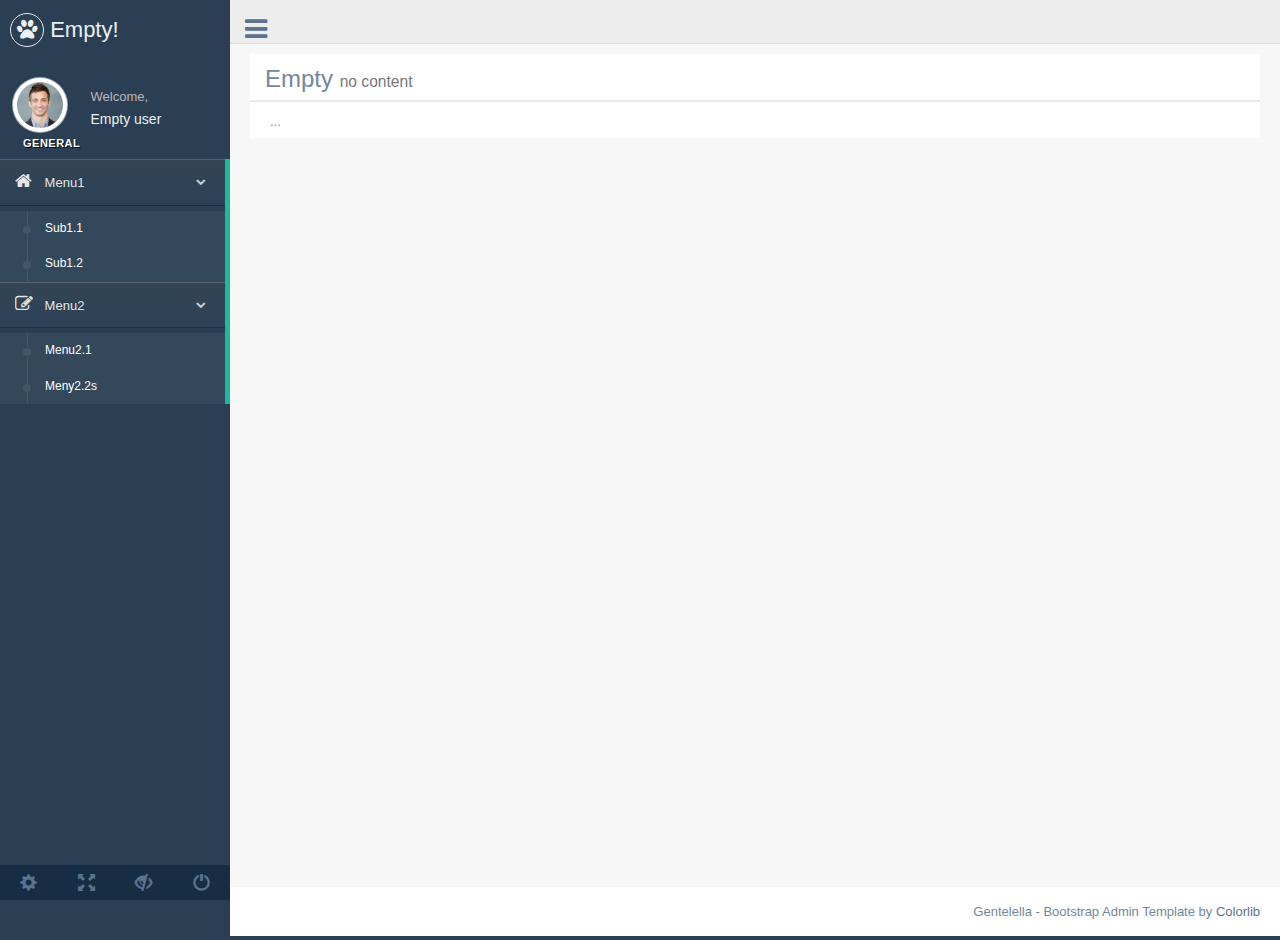
<file: APP/empty.html>
<!DOCTYPE html>
<html lang="en">

<head>
    <meta http-equiv="Content-Type" content="text/html; charset=UTF-8">
    <!-- Meta, title, CSS, favicons, etc. -->
    <meta charset="utf-8">
    <meta http-equiv="X-UA-Compatible" content="IE=edge">
    <meta name="viewport" content="width=device-width, initial-scale=1">

    <title>Gentallela Alela! | </title>

    <!-- Bootstrap core CSS -->

    <link href="css/bootstrap.min.css" rel="stylesheet">

    <link href="fonts/css/font-awesome.min.css" rel="stylesheet">
    <link href="css/animate.min.css" rel="stylesheet">

    <!-- Custom styling plus plugins -->
    <link href="css/custom.css" rel="stylesheet">
    <link rel="stylesheet" type="text/css" href="css/maps/jquery-jvectormap-2.0.3.css" />
    <link href="css/icheck/flat/green.css" rel="stylesheet" />
    <link href="css/floatexamples.css" rel="stylesheet" type="text/css" />

    <script src="js/jquery.min.js"></script>
    <script src="js/nprogress.js"></script>

    <!--[if lt IE 9]>
    <script src="../assets/js/ie8-responsive-file-warning.js"></script>
    <![endif]-->

    <!-- HTML5 shim and Respond.js for IE8 support of HTML5 elements and media queries -->
    <!--[if lt IE 9]>
    <script src="https://oss.maxcdn.com/html5shiv/3.7.2/html5shiv.min.js"></script>
    <script src="https://oss.maxcdn.com/respond/1.4.2/respond.min.js"></script>
    <![endif]-->

</head>


<body class="nav-md">

    <div class="container body">
        <div class="main_container">
            <div class="col-md-3 left_col">
                <div class="left_col scroll-view">

                    <div class="navbar nav_title" style="border: 0;">
                        <a href="index.html" class="site_title"><i class="fa fa-paw"></i> <span>Empty!</span></a>
                    </div>
                    <div class="clearfix"></div>

                    <!-- menu prile quick info -->
                    <div class="profile">
                        <div class="profile_pic">
                            <img src="images/img.jpg" alt="..." class="img-circle profile_img">
                        </div>
                        <div class="profile_info">
                            <span>Welcome,</span>
                            <h2>Empty user</h2>
                        </div>
                    </div>
                    <!-- /menu prile quick info -->

                    <br />

                    <!-- sidebar menu -->
                    <div id="sidebar-menu" class="main_menu_side hidden-print main_menu">

                        <div class="menu_section">
                            <h3>General</h3>
                            <ul class="nav side-menu">
                                <li><a><i class="fa fa-home"></i> Menu1 <span class="fa fa-chevron-down"></span></a>
                                    <ul class="nav child_menu" style="display: none">
                                        <li><a href="empty.html">Sub1.1</a>
                                        </li>
                                        <li><a href="empty.html">Sub1.2</a>
                                        </li>
                                    </ul>
                                </li>
                                <li><a><i class="fa fa-edit"></i> Menu2 <span class="fa fa-chevron-down"></span></a>
                                    <ul class="nav child_menu" style="display: none">
                                        <li><a href="empty.html">Menu2.1</a>
                                        </li>
                                        <li><a href="empty.html">Meny2.2s</a>
                                        </li>
                                    </ul>
                                </li>
                            </ul>
                        </div>
                    </div>
                    <!-- /sidebar menu -->

                    <!-- /menu footer buttons -->
                    <div class="sidebar-footer hidden-small">
                        <a data-toggle="tooltip" data-placement="top" title="Settings">
                            <span class="glyphicon glyphicon-cog" aria-hidden="true"></span>
                        </a>
                        <a data-toggle="tooltip" data-placement="top" title="FullScreen">
                            <span class="glyphicon glyphicon-fullscreen" aria-hidden="true"></span>
                        </a>
                        <a data-toggle="tooltip" data-placement="top" title="Lock">
                            <span class="glyphicon glyphicon-eye-close" aria-hidden="true"></span>
                        </a>
                        <a data-toggle="tooltip" data-placement="top" title="Logout">
                            <span class="glyphicon glyphicon-off" aria-hidden="true"></span>
                        </a>
                    </div>
                    <!-- /menu footer buttons -->
                </div>
            </div>

            <!-- top navigation -->
            <div class="top_nav">

                <div class="nav_menu">
                    <nav class="" role="navigation">
                        <div class="nav toggle">
                            <a id="menu_toggle"><i class="fa fa-bars"></i></a>
                        </div>
                    </nav>
                </div>

            </div>
            <!-- /top navigation -->


            <!-- page content -->
            <div class="right_col" role="main">

                <div class="row">
                    <div class="col-md-12 col-sm-12 col-xs-12">
                        <div class="dashboard_graph">

                            <div class="row x_title">
                                 <div class="col-md-6">
                                    <h3>Empty <small>no content</small></h3>
                                </div>
                                <div class="col-md-6">

                                </div>
                            </div>

                            <div class="col-md-12 col-sm-12 col-xs-12">
                                ...
                            </div>

                            <div class="clearfix"></div>
                        </div>
                    </div>

                </div>
                <br />
            </div>
            <!-- /page content -->

            <!-- footer content -->
            <footer>
                <div class="pull-right">
                    Gentelella - Bootstrap Admin Template by <a href="https://colorlib.com">Colorlib</a>
                </div>
                <div class="clearfix"></div>
            </footer>
            <!-- /footer content -->
        </div>
    </div>

    <div id="custom_notifications" class="custom-notifications dsp_none">
        <ul class="list-unstyled notifications clearfix" data-tabbed_notifications="notif-group">
        </ul>
        <div class="clearfix"></div>
        <div id="notif-group" class="tabbed_notifications"></div>
    </div>

    <script src="js/bootstrap.min.js"></script>

    <!-- gauge js -->
    <script type="text/javascript" src="js/gauge/gauge.min.js"></script>
    <script type="text/javascript" src="js/gauge/gauge_demo.js"></script>
    <!-- chart js -->
    <script src="js/chartjs/chart.min.js"></script>
    <!-- bootstrap progress js -->
    <script src="js/progressbar/bootstrap-progressbar.min.js"></script>
    <!-- icheck -->
    <script src="js/icheck/icheck.min.js"></script>
    <!-- daterangepicker -->
    <script type="text/javascript" src="js/moment/moment.min.js"></script>
    <script type="text/javascript" src="js/datepicker/daterangepicker.js"></script>

    <script src="js/custom.js"></script>

    <!-- flot js -->
    <!--[if lte IE 8]><script type="text/javascript" src="js/excanvas.min.js"></script><![endif]-->
    <script type="text/javascript" src="js/flot/jquery.flot.js"></script>
    <script type="text/javascript" src="js/flot/jquery.flot.pie.js"></script>
    <script type="text/javascript" src="js/flot/jquery.flot.orderBars.js"></script>
    <script type="text/javascript" src="js/flot/jquery.flot.time.min.js"></script>
    <script type="text/javascript" src="js/flot/date.js"></script>
    <script type="text/javascript" src="js/flot/jquery.flot.spline.js"></script>
    <script type="text/javascript" src="js/flot/jquery.flot.stack.js"></script>
    <script type="text/javascript" src="js/flot/curvedLines.js"></script>
    <script type="text/javascript" src="js/flot/jquery.flot.resize.js"></script>
    <script>
        $(document).ready(function() {
            // [17, 74, 6, 39, 20, 85, 7]
            //[82, 23, 66, 9, 99, 6, 2]
            var data1 = [
                [gd(2012, 1, 1), 17],
                [gd(2012, 1, 2), 74],
                [gd(2012, 1, 3), 6],
                [gd(2012, 1, 4), 39],
                [gd(2012, 1, 5), 20],
                [gd(2012, 1, 6), 85],
                [gd(2012, 1, 7), 7]
            ];

            var data2 = [
                [gd(2012, 1, 1), 82],
                [gd(2012, 1, 2), 23],
                [gd(2012, 1, 3), 66],
                [gd(2012, 1, 4), 9],
                [gd(2012, 1, 5), 119],
                [gd(2012, 1, 6), 6],
                [gd(2012, 1, 7), 9]
            ];
            $("#canvas_dahs").length && $.plot($("#canvas_dahs"), [
                data1, data2
            ], {
                series: {
                    lines: {
                        show: false,
                        fill: true
                    },
                    splines: {
                        show: true,
                        tension: 0.4,
                        lineWidth: 1,
                        fill: 0.4
                    },
                    points: {
                        radius: 0,
                        show: true
                    },
                    shadowSize: 2
                },
                grid: {
                    verticalLines: true,
                    hoverable: true,
                    clickable: true,
                    tickColor: "#d5d5d5",
                    borderWidth: 1,
                    color: '#fff'
                },
                colors: ["rgba(38, 185, 154, 0.38)", "rgba(3, 88, 106, 0.38)"],
                xaxis: {
                    tickColor: "rgba(51, 51, 51, 0.06)",
                    mode: "time",
                    tickSize: [1, "day"],
                    //tickLength: 10,
                    axisLabel: "Date",
                    axisLabelUseCanvas: true,
                    axisLabelFontSizePixels: 12,
                    axisLabelFontFamily: 'Verdana, Arial',
                    axisLabelPadding: 10
                        //mode: "time", timeformat: "%m/%d/%y", minTickSize: [1, "day"]
                },
                yaxis: {
                    ticks: 8,
                    tickColor: "rgba(51, 51, 51, 0.06)",
                },
                tooltip: false
            });

            function gd(year, month, day) {
                return new Date(year, month - 1, day).getTime();
            }
        });
    </script>

    <!-- worldmap -->
    <script type="text/javascript" src="js/maps/jquery-jvectormap-2.0.3.min.js"></script>
    <script type="text/javascript" src="js/maps/gdp-data.js"></script>
    <script type="text/javascript" src="js/maps/jquery-jvectormap-world-mill-en.js"></script>
    <script type="text/javascript" src="js/maps/jquery-jvectormap-us-aea-en.js"></script>
    <!-- pace -->
    <script src="js/pace/pace.min.js"></script>
    <script>
        $(function() {
            $('#world-map-gdp').vectorMap({
                map: 'world_mill_en',
                backgroundColor: 'transparent',
                zoomOnScroll: false,
                series: {
                    regions: [{
                        values: gdpData,
                        scale: ['#E6F2F0', '#149B7E'],
                        normalizeFunction: 'polynomial'
                    }]
                },
                onRegionTipShow: function(e, el, code) {
                    el.html(el.html() + ' (GDP - ' + gdpData[code] + ')');
                }
            });
        });
    </script>
    <!-- skycons -->
    <script src="js/skycons/skycons.min.js"></script>
    <script>
        var icons = new Skycons({
                "color": "#73879C"
            }),
            list = [
                "clear-day", "clear-night", "partly-cloudy-day",
                "partly-cloudy-night", "cloudy", "rain", "sleet", "snow", "wind",
                "fog"
            ],
            i;

        for (i = list.length; i--;)
            icons.set(list[i], list[i]);

        icons.play();
    </script>

    <!-- dashbord linegraph -->
    <script>
        var doughnutData = [{
            value: 30,
            color: "#455C73"
        }, {
            value: 30,
            color: "#9B59B6"
        }, {
            value: 60,
            color: "#BDC3C7"
        }, {
            value: 100,
            color: "#26B99A"
        }, {
            value: 120,
            color: "#3498DB"
        }];
        var myDoughnut = new Chart(document.getElementById("canvas1").getContext("2d")).Doughnut(doughnutData);
    </script>
    <!-- /dashbord linegraph -->
    <!-- datepicker -->
    <script type="text/javascript">
        $(document).ready(function() {

            var cb = function(start, end, label) {
                console.log(start.toISOString(), end.toISOString(), label);
                $('#reportrange span').html(start.format('MMMM D, YYYY') + ' - ' + end.format('MMMM D, YYYY'));
                //alert("Callback has fired: [" + start.format('MMMM D, YYYY') + " to " + end.format('MMMM D, YYYY') + ", label = " + label + "]");
            }

            var optionSet1 = {
                startDate: moment().subtract(29, 'days'),
                endDate: moment(),
                minDate: '01/01/2012',
                maxDate: '12/31/2015',
                dateLimit: {
                    days: 60
                },
                showDropdowns: true,
                showWeekNumbers: true,
                timePicker: false,
                timePickerIncrement: 1,
                timePicker12Hour: true,
                ranges: {
                    'Today': [moment(), moment()],
                    'Yesterday': [moment().subtract(1, 'days'), moment().subtract(1, 'days')],
                    'Last 7 Days': [moment().subtract(6, 'days'), moment()],
                    'Last 30 Days': [moment().subtract(29, 'days'), moment()],
                    'This Month': [moment().startOf('month'), moment().endOf('month')],
                    'Last Month': [moment().subtract(1, 'month').startOf('month'), moment().subtract(1, 'month').endOf('month')]
                },
                opens: 'left',
                buttonClasses: ['btn btn-default'],
                applyClass: 'btn-small btn-primary',
                cancelClass: 'btn-small',
                format: 'MM/DD/YYYY',
                separator: ' to ',
                locale: {
                    applyLabel: 'Submit',
                    cancelLabel: 'Clear',
                    fromLabel: 'From',
                    toLabel: 'To',
                    customRangeLabel: 'Custom',
                    daysOfWeek: ['Su', 'Mo', 'Tu', 'We', 'Th', 'Fr', 'Sa'],
                    monthNames: ['January', 'February', 'March', 'April', 'May', 'June', 'July', 'August', 'September', 'October', 'November', 'December'],
                    firstDay: 1
                }
            };
            $('#reportrange span').html(moment().subtract(29, 'days').format('MMMM D, YYYY') + ' - ' + moment().format('MMMM D, YYYY'));
            $('#reportrange').daterangepicker(optionSet1, cb);
            $('#reportrange').on('show.daterangepicker', function() {
                console.log("show event fired");
            });
            $('#reportrange').on('hide.daterangepicker', function() {
                console.log("hide event fired");
            });
            $('#reportrange').on('apply.daterangepicker', function(ev, picker) {
                console.log("apply event fired, start/end dates are " + picker.startDate.format('MMMM D, YYYY') + " to " + picker.endDate.format('MMMM D, YYYY'));
            });
            $('#reportrange').on('cancel.daterangepicker', function(ev, picker) {
                console.log("cancel event fired");
            });
            $('#options1').click(function() {
                $('#reportrange').data('daterangepicker').setOptions(optionSet1, cb);
            });
            $('#options2').click(function() {
                $('#reportrange').data('daterangepicker').setOptions(optionSet2, cb);
            });
            $('#destroy').click(function() {
                $('#reportrange').data('daterangepicker').remove();
            });
        });
    </script>
    <script>
        NProgress.done();
    </script>
    <!-- /datepicker -->
    <!-- /footer content -->
</body>

</html>
</file>
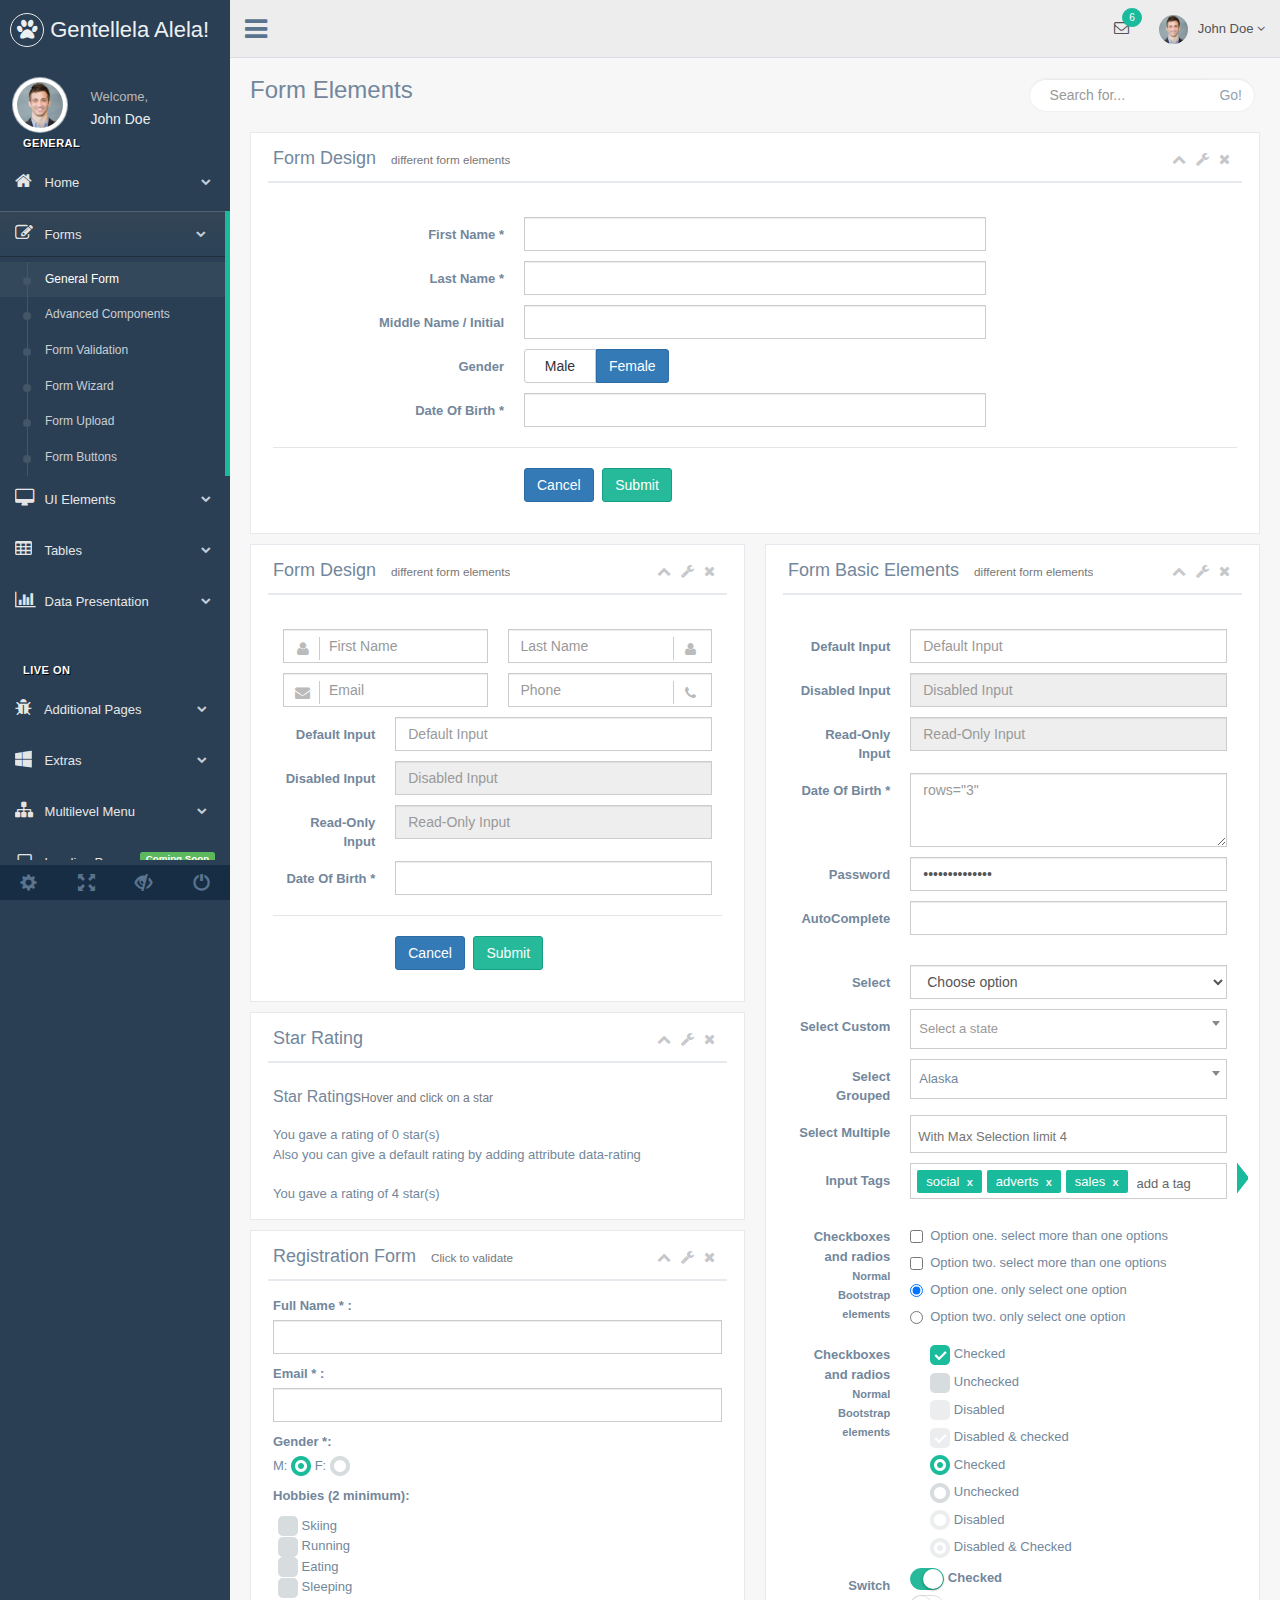
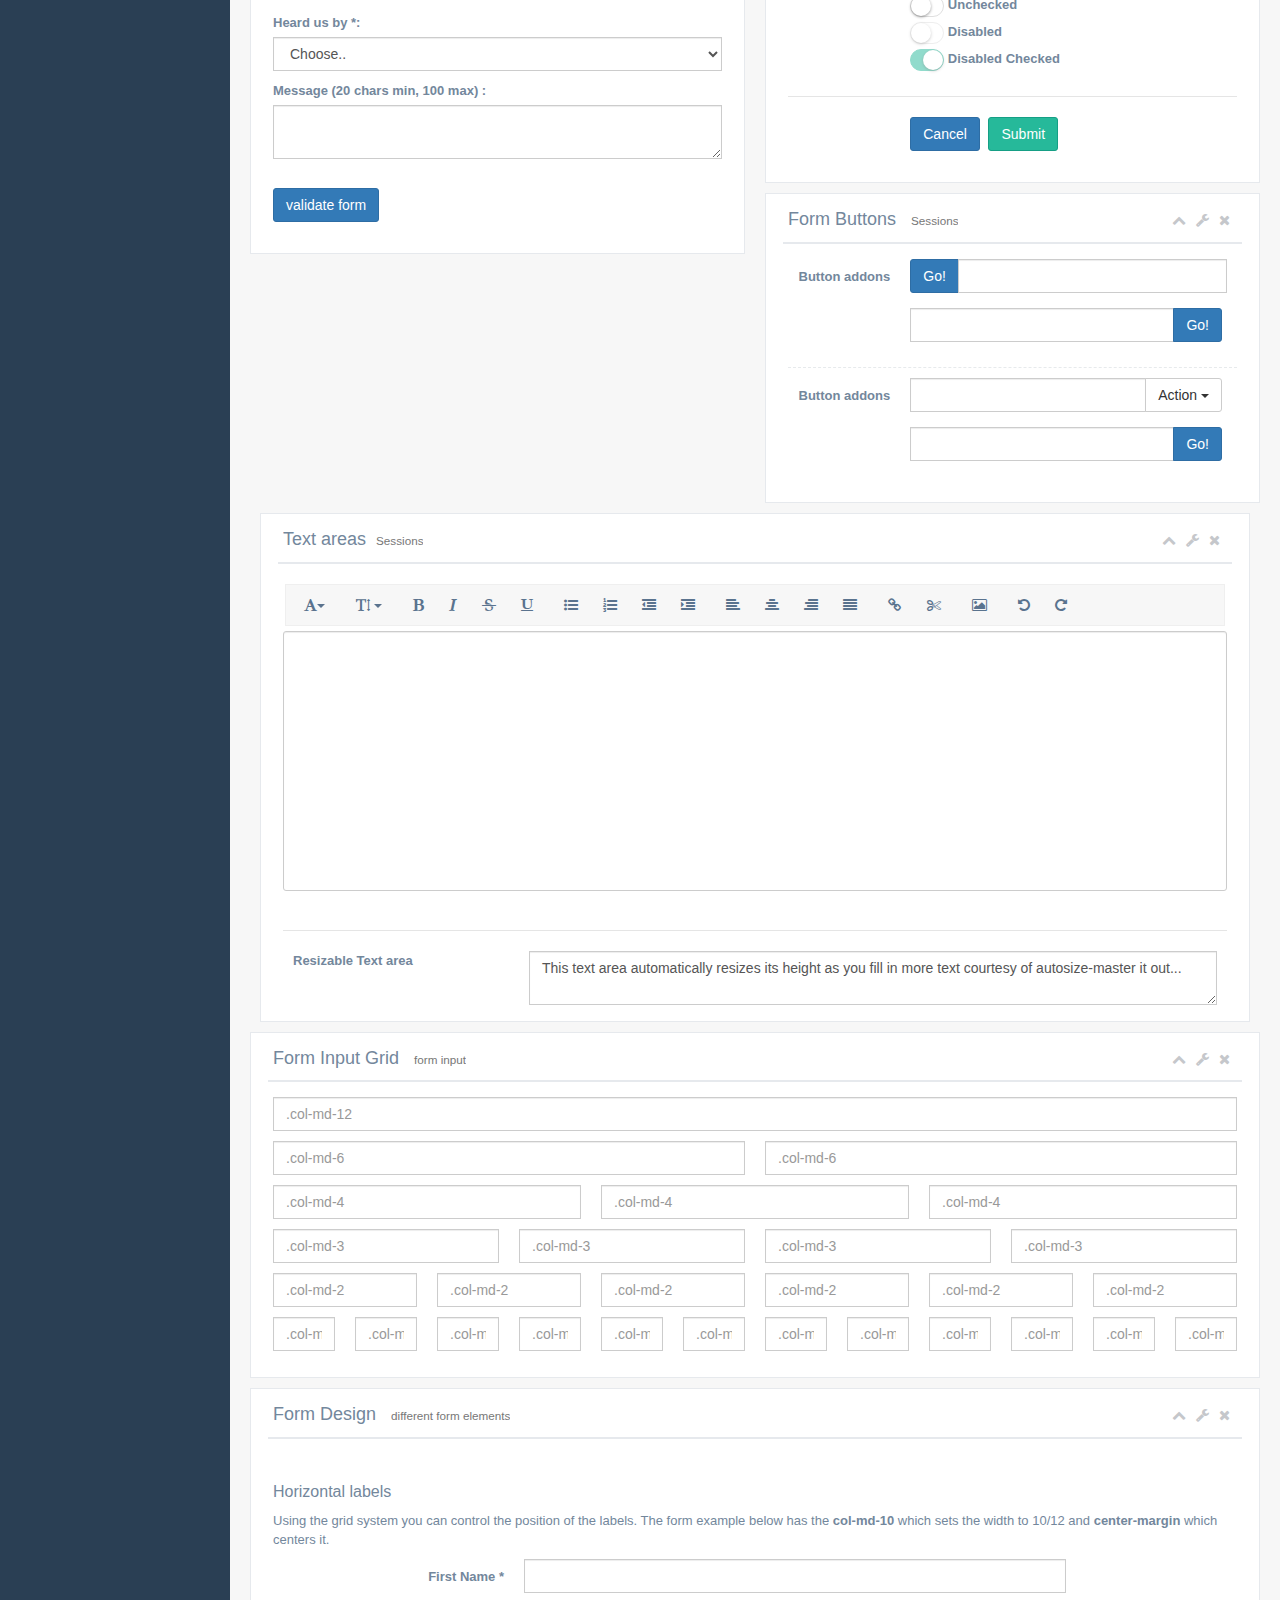
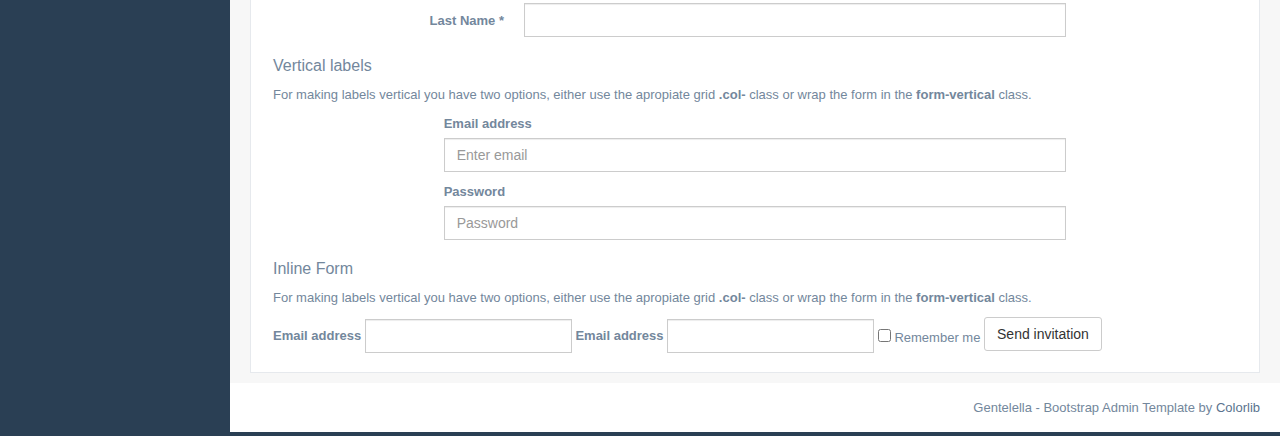
<file: APP/form.html>
<!DOCTYPE html>
<html lang="en">

<head>
  <meta http-equiv="Content-Type" content="text/html; charset=UTF-8">
  <!-- Meta, title, CSS, favicons, etc. -->
  <meta charset="utf-8">
  <meta http-equiv="X-UA-Compatible" content="IE=edge">
  <meta name="viewport" content="width=device-width, initial-scale=1">

  <title>Gentellela Alela! | </title>

  <!-- Bootstrap core CSS -->

  <link href="css/bootstrap.min.css" rel="stylesheet">

  <link href="fonts/css/font-awesome.min.css" rel="stylesheet">
  <link href="css/animate.min.css" rel="stylesheet">

  <!-- Custom styling plus plugins -->
  <link href="css/custom.css" rel="stylesheet">
  <link href="css/icheck/flat/green.css" rel="stylesheet">
  <!-- editor -->
  <link href="css/editor/external/google-code-prettify/prettify.css" rel="stylesheet">
  <link href="css/editor/index.css" rel="stylesheet">
  <!-- select2 -->
  <link href="css/select/select2.min.css" rel="stylesheet">
  <!-- switchery -->
  <link rel="stylesheet" href="css/switchery/switchery.min.css" />

  <script src="js/jquery.min.js"></script>

  <!--[if lt IE 9]>
        <script src="../assets/js/ie8-responsive-file-warning.js"></script>
        <![endif]-->

  <!-- HTML5 shim and Respond.js for IE8 support of HTML5 elements and media queries -->
  <!--[if lt IE 9]>
          <script src="https://oss.maxcdn.com/html5shiv/3.7.2/html5shiv.min.js"></script>
          <script src="https://oss.maxcdn.com/respond/1.4.2/respond.min.js"></script>
        <![endif]-->

</head>


<body class="nav-md">

  <div class="container body">


    <div class="main_container">

      <div class="col-md-3 left_col">
        <div class="left_col scroll-view">

          <div class="navbar nav_title" style="border: 0;">
            <a href="index.html" class="site_title"><i class="fa fa-paw"></i> <span>Gentellela Alela!</span></a>
          </div>
          <div class="clearfix"></div>


          <!-- menu prile quick info -->
          <div class="profile">
            <div class="profile_pic">
              <img src="images/img.jpg" alt="..." class="img-circle profile_img">
            </div>
            <div class="profile_info">
              <span>Welcome,</span>
              <h2>John Doe</h2>
            </div>
          </div>
          <!-- /menu prile quick info -->

          <br />

          <!-- sidebar menu -->
          <div id="sidebar-menu" class="main_menu_side hidden-print main_menu">

            <div class="menu_section">
              <h3>General</h3>
              <ul class="nav side-menu">
                <li><a><i class="fa fa-home"></i> Home <span class="fa fa-chevron-down"></span></a>
                  <ul class="nav child_menu" style="display: none">
                    <li><a href="index.html">Dashboard</a>
                    </li>
                    <li><a href="index2.html">Dashboard2</a>
                    </li>
                    <li><a href="index3.html">Dashboard3</a>
                    </li>
                  </ul>
                </li>
                <li><a><i class="fa fa-edit"></i> Forms <span class="fa fa-chevron-down"></span></a>
                  <ul class="nav child_menu" style="display: none">
                    <li><a href="form.html">General Form</a>
                    </li>
                    <li><a href="form_advanced.html">Advanced Components</a>
                    </li>
                    <li><a href="form_validation.html">Form Validation</a>
                    </li>
                    <li><a href="form_wizards.html">Form Wizard</a>
                    </li>
                    <li><a href="form_upload.html">Form Upload</a>
                    </li>
                    <li><a href="form_buttons.html">Form Buttons</a>
                    </li>
                  </ul>
                </li>
                <li><a><i class="fa fa-desktop"></i> UI Elements <span class="fa fa-chevron-down"></span></a>
                  <ul class="nav child_menu" style="display: none">
                    <li><a href="general_elements.html">General Elements</a>
                    </li>
                    <li><a href="media_gallery.html">Media Gallery</a>
                    </li>
                    <li><a href="typography.html">Typography</a>
                    </li>
                    <li><a href="icons.html">Icons</a>
                    </li>
                    <li><a href="glyphicons.html">Glyphicons</a>
                    </li>
                    <li><a href="widgets.html">Widgets</a>
                    </li>
                    <li><a href="invoice.html">Invoice</a>
                    </li>
                    <li><a href="inbox.html">Inbox</a>
                    </li>
                    <li><a href="calendar.html">Calendar</a>
                    </li>
                  </ul>
                </li>
                <li><a><i class="fa fa-table"></i> Tables <span class="fa fa-chevron-down"></span></a>
                  <ul class="nav child_menu" style="display: none">
                    <li><a href="tables.html">Tables</a>
                    </li>
                    <li><a href="tables_dynamic.html">Table Dynamic</a>
                    </li>
                  </ul>
                </li>
                <li><a><i class="fa fa-bar-chart-o"></i> Data Presentation <span class="fa fa-chevron-down"></span></a>
                  <ul class="nav child_menu" style="display: none">
                    <li><a href="chartjs.html">Chart JS</a>
                    </li>
                    <li><a href="chartjs2.html">Chart JS2</a>
                    </li>
                    <li><a href="morisjs.html">Moris JS</a>
                    </li>
                    <li><a href="echarts.html">ECharts </a>
                    </li>
                    <li><a href="other_charts.html">Other Charts </a>
                    </li>
                  </ul>
                </li>
              </ul>
            </div>
            <div class="menu_section">
              <h3>Live On</h3>
              <ul class="nav side-menu">
                <li><a><i class="fa fa-bug"></i> Additional Pages <span class="fa fa-chevron-down"></span></a>
                  <ul class="nav child_menu" style="display: none">
                    <li><a href="e_commerce.html">E-commerce</a>
                    </li>
                    <li><a href="projects.html">Projects</a>
                    </li>
                    <li><a href="project_detail.html">Project Detail</a>
                    </li>
                    <li><a href="contacts.html">Contacts</a>
                    </li>
                    <li><a href="profile.html">Profile</a>
                    </li>
                  </ul>
                </li>
                <li><a><i class="fa fa-windows"></i> Extras <span class="fa fa-chevron-down"></span></a>
                  <ul class="nav child_menu" style="display: none">
                    <li><a href="page_404.html">404 Error</a>
                    </li>
                    <li><a href="page_500.html">500 Error</a>
                    </li>
                    <li><a href="plain_page.html">Plain Page</a>
                    </li>
                    <li><a href="login.html">Login Page</a>
                    </li>
                    <li><a href="pricing_tables.html">Pricing Tables</a>
                    </li>
                  </ul>
                </li>
                <li><a><i class="fa fa-sitemap"></i> Multilevel Menu <span class="fa fa-chevron-down"></span></a>
                  <ul class="nav child_menu" style="display: none">
                      <li><a href="#level1_1">Level One</a>
                      <li><a>Level One<span class="fa fa-chevron-down"></span></a>
                        <ul class="nav child_menu" style="display: none">
                          <li class="sub_menu"><a href="level2.html">Level Two</a>
                          </li>
                          <li><a href="#level2_1">Level Two</a>
                          </li>
                          <li><a href="#level2_2">Level Two</a>
                          </li>
                        </ul>
                      </li>
                      <li><a href="#level1_2">Level One</a>
                      </li>
                  </ul>
                </li>
                <li><a href="javascript:void(0)"><i class="fa fa-laptop"></i> Landing Page <span class="label label-success pull-right">Coming Soon</span></a>
                </li>
              </ul>
            </div>

          </div>
          <!-- /sidebar menu -->

          <!-- /menu footer buttons -->
          <div class="sidebar-footer hidden-small">
            <a data-toggle="tooltip" data-placement="top" title="Settings">
              <span class="glyphicon glyphicon-cog" aria-hidden="true"></span>
            </a>
            <a data-toggle="tooltip" data-placement="top" title="FullScreen">
              <span class="glyphicon glyphicon-fullscreen" aria-hidden="true"></span>
            </a>
            <a data-toggle="tooltip" data-placement="top" title="Lock">
              <span class="glyphicon glyphicon-eye-close" aria-hidden="true"></span>
            </a>
            <a data-toggle="tooltip" data-placement="top" title="Logout">
              <span class="glyphicon glyphicon-off" aria-hidden="true"></span>
            </a>
          </div>
          <!-- /menu footer buttons -->
        </div>
      </div>

      <!-- top navigation -->
      <div class="top_nav">

        <div class="nav_menu">
          <nav class="" role="navigation">
            <div class="nav toggle">
              <a id="menu_toggle"><i class="fa fa-bars"></i></a>
            </div>

            <ul class="nav navbar-nav navbar-right">
              <li class="">
                <a href="javascript:;" class="user-profile dropdown-toggle" data-toggle="dropdown" aria-expanded="false">
                  <img src="images/img.jpg" alt="">John Doe
                  <span class=" fa fa-angle-down"></span>
                </a>
                <ul class="dropdown-menu dropdown-usermenu pull-right">
                  <li><a href="javascript:;">  Profile</a>
                  </li>
                  <li>
                    <a href="javascript:;">
                      <span class="badge bg-red pull-right">50%</span>
                      <span>Settings</span>
                    </a>
                  </li>
                  <li>
                    <a href="javascript:;">Help</a>
                  </li>
                  <li><a href="login.html"><i class="fa fa-sign-out pull-right"></i> Log Out</a>
                  </li>
                </ul>
              </li>

              <li role="presentation" class="dropdown">
                <a href="javascript:;" class="dropdown-toggle info-number" data-toggle="dropdown" aria-expanded="false">
                  <i class="fa fa-envelope-o"></i>
                  <span class="badge bg-green">6</span>
                </a>
                <ul id="menu1" class="dropdown-menu list-unstyled msg_list" role="menu">
                  <li>
                    <a>
                      <span class="image">
                                        <img src="images/img.jpg" alt="Profile Image" />
                                    </span>
                      <span>
                                        <span>John Smith</span>
                      <span class="time">3 mins ago</span>
                      </span>
                      <span class="message">
                                        Film festivals used to be do-or-die moments for movie makers. They were where...
                                    </span>
                    </a>
                  </li>
                  <li>
                    <a>
                      <span class="image">
                                        <img src="images/img.jpg" alt="Profile Image" />
                                    </span>
                      <span>
                                        <span>John Smith</span>
                      <span class="time">3 mins ago</span>
                      </span>
                      <span class="message">
                                        Film festivals used to be do-or-die moments for movie makers. They were where...
                                    </span>
                    </a>
                  </li>
                  <li>
                    <a>
                      <span class="image">
                                        <img src="images/img.jpg" alt="Profile Image" />
                                    </span>
                      <span>
                                        <span>John Smith</span>
                      <span class="time">3 mins ago</span>
                      </span>
                      <span class="message">
                                        Film festivals used to be do-or-die moments for movie makers. They were where...
                                    </span>
                    </a>
                  </li>
                  <li>
                    <a>
                      <span class="image">
                                        <img src="images/img.jpg" alt="Profile Image" />
                                    </span>
                      <span>
                                        <span>John Smith</span>
                      <span class="time">3 mins ago</span>
                      </span>
                      <span class="message">
                                        Film festivals used to be do-or-die moments for movie makers. They were where...
                                    </span>
                    </a>
                  </li>
                  <li>
                    <div class="text-center">
                      <a>
                        <strong>See All Alerts</strong>
                        <i class="fa fa-angle-right"></i>
                      </a>
                    </div>
                  </li>
                </ul>
              </li>

            </ul>
          </nav>
        </div>

      </div>
      <!-- /top navigation -->

      <!-- page content -->
      <div class="right_col" role="main">
        <div class="">

          <div class="page-title">
            <div class="title_left">
              <h3>Form Elements</h3>
            </div>
            <div class="title_right">
              <div class="col-md-5 col-sm-5 col-xs-12 form-group pull-right top_search">
                <div class="input-group">
                  <input type="text" class="form-control" placeholder="Search for...">
                  <span class="input-group-btn">
                            <button class="btn btn-default" type="button">Go!</button>
                        </span>
                </div>
              </div>
            </div>
          </div>
          <div class="clearfix"></div>
          <div class="row">
            <div class="col-md-12 col-sm-12 col-xs-12">
              <div class="x_panel">
                <div class="x_title">
                  <h2>Form Design <small>different form elements</small></h2>
                  <ul class="nav navbar-right panel_toolbox">
                    <li><a class="collapse-link"><i class="fa fa-chevron-up"></i></a>
                    </li>
                    <li class="dropdown">
                      <a href="#" class="dropdown-toggle" data-toggle="dropdown" role="button" aria-expanded="false"><i class="fa fa-wrench"></i></a>
                      <ul class="dropdown-menu" role="menu">
                        <li><a href="#">Settings 1</a>
                        </li>
                        <li><a href="#">Settings 2</a>
                        </li>
                      </ul>
                    </li>
                    <li><a class="close-link"><i class="fa fa-close"></i></a>
                    </li>
                  </ul>
                  <div class="clearfix"></div>
                </div>
                <div class="x_content">
                  <br />
                  <form id="demo-form2" data-parsley-validate class="form-horizontal form-label-left">

                    <div class="form-group">
                      <label class="control-label col-md-3 col-sm-3 col-xs-12" for="first-name">First Name <span class="required">*</span>
                      </label>
                      <div class="col-md-6 col-sm-6 col-xs-12">
                        <input type="text" id="first-name" required="required" class="form-control col-md-7 col-xs-12">
                      </div>
                    </div>
                    <div class="form-group">
                      <label class="control-label col-md-3 col-sm-3 col-xs-12" for="last-name">Last Name <span class="required">*</span>
                      </label>
                      <div class="col-md-6 col-sm-6 col-xs-12">
                        <input type="text" id="last-name" name="last-name" required="required" class="form-control col-md-7 col-xs-12">
                      </div>
                    </div>
                    <div class="form-group">
                      <label for="middle-name" class="control-label col-md-3 col-sm-3 col-xs-12">Middle Name / Initial</label>
                      <div class="col-md-6 col-sm-6 col-xs-12">
                        <input id="middle-name" class="form-control col-md-7 col-xs-12" type="text" name="middle-name">
                      </div>
                    </div>
                    <div class="form-group">
                      <label class="control-label col-md-3 col-sm-3 col-xs-12">Gender</label>
                      <div class="col-md-6 col-sm-6 col-xs-12">
                        <div id="gender" class="btn-group" data-toggle="buttons">
                          <label class="btn btn-default" data-toggle-class="btn-primary" data-toggle-passive-class="btn-default">
                            <input type="radio" name="gender" value="male"> &nbsp; Male &nbsp;
                          </label>
                          <label class="btn btn-primary" data-toggle-class="btn-primary" data-toggle-passive-class="btn-default">
                            <input type="radio" name="gender" value="female"> Female
                          </label>
                        </div>
                      </div>
                    </div>
                    <div class="form-group">
                      <label class="control-label col-md-3 col-sm-3 col-xs-12">Date Of Birth <span class="required">*</span>
                      </label>
                      <div class="col-md-6 col-sm-6 col-xs-12">
                        <input id="birthday" class="date-picker form-control col-md-7 col-xs-12" required="required" type="text">
                      </div>
                    </div>
                    <div class="ln_solid"></div>
                    <div class="form-group">
                      <div class="col-md-6 col-sm-6 col-xs-12 col-md-offset-3">
                        <button type="submit" class="btn btn-primary">Cancel</button>
                        <button type="submit" class="btn btn-success">Submit</button>
                      </div>
                    </div>

                  </form>
                </div>
              </div>
            </div>
          </div>

          <script type="text/javascript">
            $(document).ready(function() {
              $('#birthday').daterangepicker({
                singleDatePicker: true,
                calender_style: "picker_4"
              }, function(start, end, label) {
                console.log(start.toISOString(), end.toISOString(), label);
              });
            });
          </script>


          <div class="row">
            <div class="col-md-6 col-xs-12">
              <div class="x_panel">
                <div class="x_title">
                  <h2>Form Design <small>different form elements</small></h2>
                  <ul class="nav navbar-right panel_toolbox">
                    <li><a class="collapse-link"><i class="fa fa-chevron-up"></i></a>
                    </li>
                    <li class="dropdown">
                      <a href="#" class="dropdown-toggle" data-toggle="dropdown" role="button" aria-expanded="false"><i class="fa fa-wrench"></i></a>
                      <ul class="dropdown-menu" role="menu">
                        <li><a href="#">Settings 1</a>
                        </li>
                        <li><a href="#">Settings 2</a>
                        </li>
                      </ul>
                    </li>
                    <li><a class="close-link"><i class="fa fa-close"></i></a>
                    </li>
                  </ul>
                  <div class="clearfix"></div>
                </div>
                <div class="x_content">
                  <br />
                  <form class="form-horizontal form-label-left input_mask">

                    <div class="col-md-6 col-sm-6 col-xs-12 form-group has-feedback">
                      <input type="text" class="form-control has-feedback-left" id="inputSuccess2" placeholder="First Name">
                      <span class="fa fa-user form-control-feedback left" aria-hidden="true"></span>
                    </div>

                    <div class="col-md-6 col-sm-6 col-xs-12 form-group has-feedback">
                      <input type="text" class="form-control" id="inputSuccess3" placeholder="Last Name">
                      <span class="fa fa-user form-control-feedback right" aria-hidden="true"></span>
                    </div>

                    <div class="col-md-6 col-sm-6 col-xs-12 form-group has-feedback">
                      <input type="text" class="form-control has-feedback-left" id="inputSuccess4" placeholder="Email">
                      <span class="fa fa-envelope form-control-feedback left" aria-hidden="true"></span>
                    </div>

                    <div class="col-md-6 col-sm-6 col-xs-12 form-group has-feedback">
                      <input type="text" class="form-control" id="inputSuccess5" placeholder="Phone">
                      <span class="fa fa-phone form-control-feedback right" aria-hidden="true"></span>
                    </div>

                    <div class="form-group">
                      <label class="control-label col-md-3 col-sm-3 col-xs-12">Default Input</label>
                      <div class="col-md-9 col-sm-9 col-xs-12">
                        <input type="text" class="form-control" placeholder="Default Input">
                      </div>
                    </div>
                    <div class="form-group">
                      <label class="control-label col-md-3 col-sm-3 col-xs-12">Disabled Input </label>
                      <div class="col-md-9 col-sm-9 col-xs-12">
                        <input type="text" class="form-control" disabled="disabled" placeholder="Disabled Input">
                      </div>
                    </div>
                    <div class="form-group">
                      <label class="control-label col-md-3 col-sm-3 col-xs-12">Read-Only Input</label>
                      <div class="col-md-9 col-sm-9 col-xs-12">
                        <input type="text" class="form-control" readonly="readonly" placeholder="Read-Only Input">
                      </div>
                    </div>
                    <div class="form-group">
                      <label class="control-label col-md-3 col-sm-3 col-xs-12">Date Of Birth <span class="required">*</span>
                      </label>
                      <div class="col-md-9 col-sm-9 col-xs-12">
                        <input class="date-picker form-control col-md-7 col-xs-12" required="required" type="text">
                      </div>
                    </div>
                    <div class="ln_solid"></div>
                    <div class="form-group">
                      <div class="col-md-9 col-sm-9 col-xs-12 col-md-offset-3">
                        <button type="submit" class="btn btn-primary">Cancel</button>
                        <button type="submit" class="btn btn-success">Submit</button>
                      </div>
                    </div>

                  </form>
                </div>
              </div>

              <div class="x_panel">
                <div class="x_title">
                  <h2>Star Rating</h2>
                  <ul class="nav navbar-right panel_toolbox">
                    <li><a class="collapse-link"><i class="fa fa-chevron-up"></i></a>
                    </li>
                    <li class="dropdown">
                      <a href="#" class="dropdown-toggle" data-toggle="dropdown" role="button" aria-expanded="false"><i class="fa fa-wrench"></i></a>
                      <ul class="dropdown-menu" role="menu">
                        <li><a href="#">Settings 1</a>
                        </li>
                        <li><a href="#">Settings 2</a>
                        </li>
                      </ul>
                    </li>
                    <li><a class="close-link"><i class="fa fa-close"></i></a>
                    </li>
                  </ul>
                  <div class="clearfix"></div>
                </div>
                <div class="x_content">

                  <h4>Star Ratings<small>Hover and click on a star</small></h4>
                  <div>
                    <div id="stars" class="starrr lead"></div>
                    You gave a rating of <span id="count">0</span> star(s)
                  </div>


                  <p>Also you can give a default rating by adding attribute data-rating</p>
                  <div id="stars-existing" class="starrr lead" data-rating='4'></div>
                  You gave a rating of <span id="count-existing">4</span> star(s)


                </div>
              </div>


              <div class="x_panel">
                <div class="x_title">
                  <h2>Registration Form <small>Click to validate</small></h2>
                  <ul class="nav navbar-right panel_toolbox">
                    <li><a class="collapse-link"><i class="fa fa-chevron-up"></i></a>
                    </li>
                    <li class="dropdown">
                      <a href="#" class="dropdown-toggle" data-toggle="dropdown" role="button" aria-expanded="false"><i class="fa fa-wrench"></i></a>
                      <ul class="dropdown-menu" role="menu">
                        <li><a href="#">Settings 1</a>
                        </li>
                        <li><a href="#">Settings 2</a>
                        </li>
                      </ul>
                    </li>
                    <li><a class="close-link"><i class="fa fa-close"></i></a>
                    </li>
                  </ul>
                  <div class="clearfix"></div>
                </div>
                <div class="x_content">

                  <!-- start form for validation -->
                  <form id="demo-form" data-parsley-validate>
                    <label for="fullname">Full Name * :</label>
                    <input type="text" id="fullname" class="form-control" name="fullname" required />

                    <label for="email">Email * :</label>
                    <input type="email" id="email" class="form-control" name="email" data-parsley-trigger="change" required />

                    <label>Gender *:</label>
                    <p>
                      M:
                      <input type="radio" class="flat" name="gender" id="genderM" value="M" checked="" required /> F:
                      <input type="radio" class="flat" name="gender" id="genderF" value="F" />
                    </p>

                    <label>Hobbies (2 minimum):</label>
                    <p style="padding: 5px;">
                      <input type="checkbox" name="hobbies[]" id="hobby1" value="ski" data-parsley-mincheck="2" required class="flat" /> Skiing
                      <br />

                      <input type="checkbox" name="hobbies[]" id="hobby2" value="run" class="flat" /> Running
                      <br />

                      <input type="checkbox" name="hobbies[]" id="hobby3" value="eat" class="flat" /> Eating
                      <br />

                      <input type="checkbox" name="hobbies[]" id="hobby4" value="sleep" class="flat" /> Sleeping
                      <br />
                      <p>

                        <label for="heard">Heard us by *:</label>
                        <select id="heard" class="form-control" required>
                          <option value="">Choose..</option>
                          <option value="press">Press</option>
                          <option value="net">Internet</option>
                          <option value="mouth">Word of mouth</option>
                        </select>

                        <label for="message">Message (20 chars min, 100 max) :</label>
                        <textarea id="message" required="required" class="form-control" name="message" data-parsley-trigger="keyup" data-parsley-minlength="20" data-parsley-maxlength="100" data-parsley-minlength-message="Come on! You need to enter at least a 20 caracters long comment.."
                          data-parsley-validation-threshold="10"></textarea>

                        <br/>
                        <span class="btn btn-primary">validate form</span>

                  </form>
                  <!-- end form for validations -->

                </div>
              </div>


            </div>

            <div class="col-md-6 col-xs-12">
              <div class="x_panel">
                <div class="x_title">
                  <h2>Form Basic Elements <small>different form elements</small></h2>
                  <ul class="nav navbar-right panel_toolbox">
                    <li><a class="collapse-link"><i class="fa fa-chevron-up"></i></a>
                    </li>
                    <li class="dropdown">
                      <a href="#" class="dropdown-toggle" data-toggle="dropdown" role="button" aria-expanded="false"><i class="fa fa-wrench"></i></a>
                      <ul class="dropdown-menu" role="menu">
                        <li><a href="#">Settings 1</a>
                        </li>
                        <li><a href="#">Settings 2</a>
                        </li>
                      </ul>
                    </li>
                    <li><a class="close-link"><i class="fa fa-close"></i></a>
                    </li>
                  </ul>
                  <div class="clearfix"></div>
                </div>
                <div class="x_content">
                  <br />
                  <form class="form-horizontal form-label-left">

                    <div class="form-group">
                      <label class="control-label col-md-3 col-sm-3 col-xs-12">Default Input</label>
                      <div class="col-md-9 col-sm-9 col-xs-12">
                        <input type="text" class="form-control" placeholder="Default Input">
                      </div>
                    </div>
                    <div class="form-group">
                      <label class="control-label col-md-3 col-sm-3 col-xs-12">Disabled Input </label>
                      <div class="col-md-9 col-sm-9 col-xs-12">
                        <input type="text" class="form-control" disabled="disabled" placeholder="Disabled Input">
                      </div>
                    </div>
                    <div class="form-group">
                      <label class="control-label col-md-3 col-sm-3 col-xs-12">Read-Only Input</label>
                      <div class="col-md-9 col-sm-9 col-xs-12">
                        <input type="text" class="form-control" readonly="readonly" placeholder="Read-Only Input">
                      </div>
                    </div>
                    <div class="form-group">
                      <label class="control-label col-md-3 col-sm-3 col-xs-12">Date Of Birth <span class="required">*</span>
                      </label>
                      <div class="col-md-9 col-sm-9 col-xs-12">
                        <textarea class="form-control" rows="3" placeholder='rows="3"'></textarea>
                      </div>
                    </div>
                    <div class="form-group">
                      <label class="control-label col-md-3 col-sm-3 col-xs-12">Password</label>
                      <div class="col-md-9 col-sm-9 col-xs-12">
                        <input type="password" class="form-control" value="passwordonetwo">
                      </div>
                    </div>
                    <div class="form-group">
                      <label class="control-label col-md-3 col-sm-3 col-xs-12">AutoComplete</label>
                      <div class="col-md-9 col-sm-9 col-xs-12">
                        <input type="text" name="country" id="autocomplete-custom-append" class="form-control col-md-10" style="float: left;" />
                        <div id="autocomplete-container" style="position: relative; float: left; width: 400px; margin: 10px;"></div>
                      </div>
                    </div>
                    <div class="form-group">
                      <label class="control-label col-md-3 col-sm-3 col-xs-12">Select</label>
                      <div class="col-md-9 col-sm-9 col-xs-12">
                        <select class="form-control">
                          <option>Choose option</option>
                          <option>Option one</option>
                          <option>Option two</option>
                          <option>Option three</option>
                          <option>Option four</option>
                        </select>
                      </div>
                    </div>
                    <div class="form-group">
                      <label class="control-label col-md-3 col-sm-3 col-xs-12">Select Custom</label>
                      <div class="col-md-9 col-sm-9 col-xs-12">
                        <select class="select2_single form-control" tabindex="-1">
                          <option></option>
                          <option value="AK">Alaska</option>
                          <option value="HI">Hawaii</option>
                          <option value="CA">California</option>
                          <option value="NV">Nevada</option>
                          <option value="OR">Oregon</option>
                          <option value="WA">Washington</option>
                          <option value="AZ">Arizona</option>
                          <option value="CO">Colorado</option>
                          <option value="ID">Idaho</option>
                          <option value="MT">Montana</option>
                          <option value="NE">Nebraska</option>
                          <option value="NM">New Mexico</option>
                          <option value="ND">North Dakota</option>
                          <option value="UT">Utah</option>
                          <option value="WY">Wyoming</option>
                          <option value="AR">Arkansas</option>
                          <option value="IL">Illinois</option>
                          <option value="IA">Iowa</option>
                          <option value="KS">Kansas</option>
                          <option value="KY">Kentucky</option>
                          <option value="LA">Louisiana</option>
                          <option value="MN">Minnesota</option>
                          <option value="MS">Mississippi</option>
                          <option value="MO">Missouri</option>
                          <option value="OK">Oklahoma</option>
                          <option value="SD">South Dakota</option>
                          <option value="TX">Texas</option>
                        </select>
                      </div>
                    </div>
                    <div class="form-group">
                      <label class="control-label col-md-3 col-sm-3 col-xs-12">Select Grouped</label>
                      <div class="col-md-9 col-sm-9 col-xs-12">
                        <select class="select2_group form-control">
                          <optgroup label="Alaskan/Hawaiian Time Zone">
                            <option value="AK">Alaska</option>
                            <option value="HI">Hawaii</option>
                          </optgroup>
                          <optgroup label="Pacific Time Zone">
                            <option value="CA">California</option>
                            <option value="NV">Nevada</option>
                            <option value="OR">Oregon</option>
                            <option value="WA">Washington</option>
                          </optgroup>
                          <optgroup label="Mountain Time Zone">
                            <option value="AZ">Arizona</option>
                            <option value="CO">Colorado</option>
                            <option value="ID">Idaho</option>
                            <option value="MT">Montana</option>
                            <option value="NE">Nebraska</option>
                            <option value="NM">New Mexico</option>
                            <option value="ND">North Dakota</option>
                            <option value="UT">Utah</option>
                            <option value="WY">Wyoming</option>
                          </optgroup>
                          <optgroup label="Central Time Zone">
                            <option value="AL">Alabama</option>
                            <option value="AR">Arkansas</option>
                            <option value="IL">Illinois</option>
                            <option value="IA">Iowa</option>
                            <option value="KS">Kansas</option>
                            <option value="KY">Kentucky</option>
                            <option value="LA">Louisiana</option>
                            <option value="MN">Minnesota</option>
                            <option value="MS">Mississippi</option>
                            <option value="MO">Missouri</option>
                            <option value="OK">Oklahoma</option>
                            <option value="SD">South Dakota</option>
                            <option value="TX">Texas</option>
                            <option value="TN">Tennessee</option>
                            <option value="WI">Wisconsin</option>
                          </optgroup>
                          <optgroup label="Eastern Time Zone">
                            <option value="CT">Connecticut</option>
                            <option value="DE">Delaware</option>
                            <option value="FL">Florida</option>
                            <option value="GA">Georgia</option>
                            <option value="IN">Indiana</option>
                            <option value="ME">Maine</option>
                            <option value="MD">Maryland</option>
                            <option value="MA">Massachusetts</option>
                            <option value="MI">Michigan</option>
                            <option value="NH">New Hampshire</option>
                            <option value="NJ">New Jersey</option>
                            <option value="NY">New York</option>
                            <option value="NC">North Carolina</option>
                            <option value="OH">Ohio</option>
                            <option value="PA">Pennsylvania</option>
                            <option value="RI">Rhode Island</option>
                            <option value="SC">South Carolina</option>
                            <option value="VT">Vermont</option>
                            <option value="VA">Virginia</option>
                            <option value="WV">West Virginia</option>
                          </optgroup>
                        </select>
                      </div>
                    </div>
                    <div class="form-group">
                      <label class="control-label col-md-3 col-sm-3 col-xs-12">Select Multiple</label>
                      <div class="col-md-9 col-sm-9 col-xs-12">
                        <select class="select2_multiple form-control" multiple="multiple">
                          <option>Choose option</option>
                          <option>Option one</option>
                          <option>Option two</option>
                          <option>Option three</option>
                          <option>Option four</option>
                          <option>Option five</option>
                          <option>Option six</option>
                        </select>
                      </div>
                    </div>

                    <div class="control-group">
                      <label class="control-label col-md-3 col-sm-3 col-xs-12">Input Tags</label>
                      <div class="col-md-9 col-sm-9 col-xs-12">
                        <input id="tags_1" type="text" class="tags form-control" value="social, adverts, sales" />
                        <div id="suggestions-container" style="position: relative; float: left; width: 250px; margin: 10px;"></div>
                      </div>
                    </div>
                    <div class="form-group">
                      <label class="col-md-3 col-sm-3 col-xs-12 control-label">Checkboxes and radios
                        <br>
                        <small class="text-navy">Normal Bootstrap elements</small>
                      </label>

                      <div class="col-md-9 col-sm-9 col-xs-12">
                        <div class="checkbox">
                          <label>
                            <input type="checkbox" value=""> Option one. select more than one options
                          </label>
                        </div>
                        <div class="checkbox">
                          <label>
                            <input type="checkbox" value=""> Option two. select more than one options
                          </label>
                        </div>
                        <div class="radio">
                          <label>
                            <input type="radio" checked="" value="option1" id="optionsRadios1" name="optionsRadios"> Option one. only select one option
                          </label>
                        </div>
                        <div class="radio">
                          <label>
                            <input type="radio" value="option2" id="optionsRadios2" name="optionsRadios"> Option two. only select one option
                          </label>
                        </div>
                      </div>
                    </div>

                    <div class="form-group">
                      <label class="col-md-3 col-sm-3 col-xs-12 control-label">Checkboxes and radios
                        <br>
                        <small class="text-navy">Normal Bootstrap elements</small>
                      </label>

                      <div class="col-md-9 col-sm-9 col-xs-12">
                        <div class="checkbox">
                          <label>
                            <input type="checkbox" class="flat" checked="checked"> Checked
                          </label>
                        </div>
                        <div class="checkbox">
                          <label>
                            <input type="checkbox" class="flat"> Unchecked
                          </label>
                        </div>
                        <div class="checkbox">
                          <label>
                            <input type="checkbox" class="flat" disabled="disabled"> Disabled
                          </label>
                        </div>
                        <div class="checkbox">
                          <label>
                            <input type="checkbox" class="flat" disabled="disabled" checked="checked"> Disabled & checked
                          </label>
                        </div>
                        <div class="radio">
                          <label>
                            <input type="radio" class="flat" checked name="iCheck"> Checked
                          </label>
                        </div>
                        <div class="radio">
                          <label>
                            <input type="radio" class="flat" name="iCheck"> Unchecked
                          </label>
                        </div>
                        <div class="radio">
                          <label>
                            <input type="radio" class="flat" name="iCheck" disabled="disabled"> Disabled
                          </label>
                        </div>
                        <div class="radio">
                          <label>
                            <input type="radio" class="flat" name="iCheck3" disabled="disabled" checked> Disabled & Checked
                          </label>
                        </div>
                      </div>
                    </div>
                    <div class="form-group">
                      <label class="control-label col-md-3 col-sm-3 col-xs-12">Switch</label>
                      <div class="col-md-9 col-sm-9 col-xs-12">
                        <div class="">
                          <label>
                            <input type="checkbox" class="js-switch" checked /> Checked
                          </label>
                        </div>
                        <div class="">
                          <label>
                            <input type="checkbox" class="js-switch" /> Unchecked
                          </label>
                        </div>
                        <div class="">
                          <label>
                            <input type="checkbox" class="js-switch" disabled="disabled" /> Disabled
                          </label>
                        </div>
                        <div class="">
                          <label>
                            <input type="checkbox" class="js-switch" disabled="disabled" checked="checked" /> Disabled Checked
                          </label>
                        </div>
                      </div>
                    </div>


                    <div class="ln_solid"></div>
                    <div class="form-group">
                      <div class="col-md-9 col-sm-9 col-xs-12 col-md-offset-3">
                        <button type="submit" class="btn btn-primary">Cancel</button>
                        <button type="submit" class="btn btn-success">Submit</button>
                      </div>
                    </div>

                  </form>
                </div>
              </div>
            </div>


            <div class="col-md-6 col-sm-12 col-xs-12">
              <div class="x_panel">
                <div class="x_title">
                  <h2>Form Buttons <small>Sessions</small></h2>
                  <ul class="nav navbar-right panel_toolbox">
                    <li><a class="collapse-link"><i class="fa fa-chevron-up"></i></a>
                    </li>
                    <li class="dropdown">
                      <a href="#" class="dropdown-toggle" data-toggle="dropdown" role="button" aria-expanded="false"><i class="fa fa-wrench"></i></a>
                      <ul class="dropdown-menu" role="menu">
                        <li><a href="#">Settings 1</a>
                        </li>
                        <li><a href="#">Settings 2</a>
                        </li>
                      </ul>
                    </li>
                    <li><a class="close-link"><i class="fa fa-close"></i></a>
                    </li>
                  </ul>
                  <div class="clearfix"></div>
                </div>
                <div class="x_content">

                  <form class="form-horizontal form-label-left">

                    <div class="form-group">
                      <label class="col-sm-3 control-label">Button addons</label>

                      <div class="col-sm-9">
                        <div class="input-group">
                          <span class="input-group-btn">
                                            <button type="button" class="btn btn-primary">Go!</button>
                                        </span>
                          <input type="text" class="form-control">
                        </div>
                        <div class="input-group">
                          <input type="text" class="form-control">
                          <span class="input-group-btn">
                                            <button type="button" class="btn btn-primary">Go!</button>
                                        </span>
                        </div>
                      </div>
                    </div>
                    <div class="divider-dashed"></div>

                    <div class="form-group">
                      <label class="col-sm-3 control-label">Button addons</label>

                      <div class="col-sm-9">
                        <div class="input-group">
                          <input type="text" class="form-control" aria-label="Text input with dropdown button">
                          <div class="input-group-btn">
                            <button type="button" class="btn btn-default dropdown-toggle" data-toggle="dropdown" aria-expanded="false">Action <span class="caret"></span>
                            </button>
                            <ul class="dropdown-menu dropdown-menu-right" role="menu">
                              <li><a href="#">Action</a>
                              </li>
                              <li><a href="#">Another action</a>
                              </li>
                              <li><a href="#">Something else here</a>
                              </li>
                              <li class="divider"></li>
                              <li><a href="#">Separated link</a>
                              </li>
                            </ul>
                          </div>
                          <!-- /btn-group -->
                        </div>
                        <div class="input-group">
                          <input type="text" class="form-control">
                          <span class="input-group-btn">
                                            <button type="button" class="btn btn-primary">Go!</button>
                                        </span>
                        </div>
                      </div>
                    </div>
                  </form>

                </div>
              </div>
            </div>
          </div>



          <div class="col-md-12 col-sm-12 col-xs-12">
            <div class="x_panel">
              <div class="x_title">
                <h2>Text areas<small>Sessions</small></h2>
                <ul class="nav navbar-right panel_toolbox">
                  <li><a class="collapse-link"><i class="fa fa-chevron-up"></i></a>
                  </li>
                  <li class="dropdown">
                    <a href="#" class="dropdown-toggle" data-toggle="dropdown" role="button" aria-expanded="false"><i class="fa fa-wrench"></i></a>
                    <ul class="dropdown-menu" role="menu">
                      <li><a href="#">Settings 1</a>
                      </li>
                      <li><a href="#">Settings 2</a>
                      </li>
                    </ul>
                  </li>
                  <li><a class="close-link"><i class="fa fa-close"></i></a>
                  </li>
                </ul>
                <div class="clearfix"></div>
              </div>
              <div class="x_content">


                <div id="alerts"></div>
                <div class="btn-toolbar editor" data-role="editor-toolbar" data-target="#editor">
                  <div class="btn-group">
                    <a class="btn dropdown-toggle" data-toggle="dropdown" title="Font"><i class="fa fa-font"></i><b class="caret"></b></a>
                    <ul class="dropdown-menu">
                    </ul>
                  </div>
                  <div class="btn-group">
                    <a class="btn dropdown-toggle" data-toggle="dropdown" title="Font Size"><i class="fa fa-text-height"></i>&nbsp;<b class="caret"></b></a>
                    <ul class="dropdown-menu">
                      <li>
                        <a data-edit="fontSize 5">
                          <p style="font-size:17px">Huge</p>
                        </a>
                      </li>
                      <li>
                        <a data-edit="fontSize 3">
                          <p style="font-size:14px">Normal</p>
                        </a>
                      </li>
                      <li>
                        <a data-edit="fontSize 1">
                          <p style="font-size:11px">Small</p>
                        </a>
                      </li>
                    </ul>
                  </div>
                  <div class="btn-group">
                    <a class="btn" data-edit="bold" title="Bold (Ctrl/Cmd+B)"><i class="fa fa-bold"></i></a>
                    <a class="btn" data-edit="italic" title="Italic (Ctrl/Cmd+I)"><i class="fa fa-italic"></i></a>
                    <a class="btn" data-edit="strikethrough" title="Strikethrough"><i class="fa fa-strikethrough"></i></a>
                    <a class="btn" data-edit="underline" title="Underline (Ctrl/Cmd+U)"><i class="fa fa-underline"></i></a>
                  </div>
                  <div class="btn-group">
                    <a class="btn" data-edit="insertunorderedlist" title="Bullet list"><i class="fa fa-list-ul"></i></a>
                    <a class="btn" data-edit="insertorderedlist" title="Number list"><i class="fa fa-list-ol"></i></a>
                    <a class="btn" data-edit="outdent" title="Reduce indent (Shift+Tab)"><i class="fa fa-dedent"></i></a>
                    <a class="btn" data-edit="indent" title="Indent (Tab)"><i class="fa fa-indent"></i></a>
                  </div>
                  <div class="btn-group">
                    <a class="btn" data-edit="justifyleft" title="Align Left (Ctrl/Cmd+L)"><i class="fa fa-align-left"></i></a>
                    <a class="btn" data-edit="justifycenter" title="Center (Ctrl/Cmd+E)"><i class="fa fa-align-center"></i></a>
                    <a class="btn" data-edit="justifyright" title="Align Right (Ctrl/Cmd+R)"><i class="fa fa-align-right"></i></a>
                    <a class="btn" data-edit="justifyfull" title="Justify (Ctrl/Cmd+J)"><i class="fa fa-align-justify"></i></a>
                  </div>
                  <div class="btn-group">
                    <a class="btn dropdown-toggle" data-toggle="dropdown" title="Hyperlink"><i class="fa fa-link"></i></a>
                    <div class="dropdown-menu input-append">
                      <input class="span2" placeholder="URL" type="text" data-edit="createLink" />
                      <button class="btn" type="button">Add</button>
                    </div>
                    <a class="btn" data-edit="unlink" title="Remove Hyperlink"><i class="fa fa-cut"></i></a>

                  </div>

                  <div class="btn-group">
                    <a class="btn" title="Insert picture (or just drag & drop)" id="pictureBtn"><i class="fa fa-picture-o"></i></a>
                    <input type="file" data-role="magic-overlay" data-target="#pictureBtn" data-edit="insertImage" />
                  </div>
                  <div class="btn-group">
                    <a class="btn" data-edit="undo" title="Undo (Ctrl/Cmd+Z)"><i class="fa fa-undo"></i></a>
                    <a class="btn" data-edit="redo" title="Redo (Ctrl/Cmd+Y)"><i class="fa fa-repeat"></i></a>
                  </div>
                </div>

                <div id="editor">

                </div>
                <textarea name="descr" id="descr" style="display:none;"></textarea>
                <br />

                <div class="ln_solid"></div>

                <div class="form-group">
                  <label class="control-label col-md-3 col-sm-3 col-xs-12">Resizable Text area</label>
                  <div class="col-md-9 col-sm-9 col-xs-12">
                    <textarea class="resizable_textarea form-control" style="width: 100%; overflow: hidden; word-wrap: break-word; resize: horizontal; height: 87px;">This text area automatically resizes its height as you fill in more text courtesy of autosize-master it out...
                    </textarea>
                  </div>
                </div>

              </div>
            </div>
          </div>


          <div class="x_panel">
            <div class="x_title">
              <h2>Form Input Grid <small>form input </small></h2>
              <ul class="nav navbar-right panel_toolbox">
                <li><a class="collapse-link"><i class="fa fa-chevron-up"></i></a>
                </li>
                <li class="dropdown">
                  <a href="#" class="dropdown-toggle" data-toggle="dropdown" role="button" aria-expanded="false"><i class="fa fa-wrench"></i></a>
                  <ul class="dropdown-menu" role="menu">
                    <li><a href="#">Settings 1</a>
                    </li>
                    <li><a href="#">Settings 2</a>
                    </li>
                  </ul>
                </li>
                <li><a class="close-link"><i class="fa fa-close"></i></a>
                </li>
              </ul>
              <div class="clearfix"></div>
            </div>
            <div class="x_content">

              <div class="row">

                <div class="col-md-12 col-sm-12 col-xs-12 form-group">
                  <input type="text" placeholder=".col-md-12" class="form-control">
                </div>

                <div class="col-md-6 col-sm-12 col-xs-12 form-group">
                  <input type="text" placeholder=".col-md-6" class="form-control">
                </div>

                <div class="col-md-6 col-sm-12 col-xs-12 form-group">
                  <input type="text" placeholder=".col-md-6" class="form-control">
                </div>


                <div class="col-md-4 col-sm-12 col-xs-12 form-group">
                  <input type="text" placeholder=".col-md-4" class="form-control">
                </div>

                <div class="col-md-4 col-sm-12 col-xs-12 form-group">
                  <input type="text" placeholder=".col-md-4" class="form-control">
                </div>

                <div class="col-md-4 col-sm-12 col-xs-12 form-group">
                  <input type="text" placeholder=".col-md-4" class="form-control">
                </div>


                <div class="col-md-3 col-sm-12 col-xs-12 form-group">
                  <input type="text" placeholder=".col-md-3" class="form-control">
                </div>

                <div class="col-md-3 col-sm-12 col-xs-12 form-group">
                  <input type="text" placeholder=".col-md-3" class="form-control">
                </div>

                <div class="col-md-3 col-sm-12 col-xs-12 form-group">
                  <input type="text" placeholder=".col-md-3" class="form-control">
                </div>

                <div class="col-md-3 col-sm-12 col-xs-12 form-group">
                  <input type="text" placeholder=".col-md-3" class="form-control">
                </div>


                <div class="col-md-2 col-sm-12 col-xs-12 form-group">
                  <input type="text" placeholder=".col-md-2" class="form-control">
                </div>

                <div class="col-md-2 col-sm-12 col-xs-12 form-group">
                  <input type="text" placeholder=".col-md-2" class="form-control">
                </div>

                <div class="col-md-2 col-sm-12 col-xs-12 form-group">
                  <input type="text" placeholder=".col-md-2" class="form-control">
                </div>

                <div class="col-md-2 col-sm-12 col-xs-12 form-group">
                  <input type="text" placeholder=".col-md-2" class="form-control">
                </div>

                <div class="col-md-2 col-sm-12 col-xs-12 form-group">
                  <input type="text" placeholder=".col-md-2" class="form-control">
                </div>

                <div class="col-md-2 col-sm-12 col-xs-12 form-group">
                  <input type="text" placeholder=".col-md-2" class="form-control">
                </div>


                <div class="col-md-1 col-sm-12 col-xs-12 form-group">
                  <input type="text" placeholder=".col-md-1" class="form-control">
                </div>

                <div class="col-md-1 col-sm-12 col-xs-12 form-group">
                  <input type="text" placeholder=".col-md-1" class="form-control">
                </div>

                <div class="col-md-1 col-sm-12 col-xs-12 form-group">
                  <input type="text" placeholder=".col-md-1" class="form-control">
                </div>

                <div class="col-md-1 col-sm-12 col-xs-12 form-group">
                  <input type="text" placeholder=".col-md-1" class="form-control">
                </div>

                <div class="col-md-1 col-sm-12 col-xs-12 form-group">
                  <input type="text" placeholder=".col-md-1" class="form-control">
                </div>

                <div class="col-md-1 col-sm-12 col-xs-12 form-group">
                  <input type="text" placeholder=".col-md-1" class="form-control">
                </div>

                <div class="col-md-1 col-sm-12 col-xs-12 form-group">
                  <input type="text" placeholder=".col-md-1" class="form-control">
                </div>

                <div class="col-md-1 col-sm-12 col-xs-12 form-group">
                  <input type="text" placeholder=".col-md-1" class="form-control">
                </div>

                <div class="col-md-1 col-sm-12 col-xs-12 form-group">
                  <input type="text" placeholder=".col-md-1" class="form-control">
                </div>

                <div class="col-md-1 col-sm-12 col-xs-12 form-group">
                  <input type="text" placeholder=".col-md-1" class="form-control">
                </div>

                <div class="col-md-1 col-sm-12 col-xs-12 form-group">
                  <input type="text" placeholder=".col-md-1" class="form-control">
                </div>

                <div class="col-md-1 col-sm-12 col-xs-12 form-group">
                  <input type="text" placeholder=".col-md-1" class="form-control">
                </div>
              </div>

            </div>
          </div>


          <div class="x_panel">
            <div class="x_title">
              <h2>Form Design <small>different form elements</small></h2>
              <ul class="nav navbar-right panel_toolbox">
                <li><a class="collapse-link"><i class="fa fa-chevron-up"></i></a>
                </li>
                <li class="dropdown">
                  <a href="#" class="dropdown-toggle" data-toggle="dropdown" role="button" aria-expanded="false"><i class="fa fa-wrench"></i></a>
                  <ul class="dropdown-menu" role="menu">
                    <li><a href="#">Settings 1</a>
                    </li>
                    <li><a href="#">Settings 2</a>
                    </li>
                  </ul>
                </li>
                <li><a class="close-link"><i class="fa fa-close"></i></a>
                </li>
              </ul>
              <div class="clearfix"></div>
            </div>
            <div class="x_content">
              <br />

              <h4>Horizontal labels</h4>
              <p class="font-gray-dark">
                Using the grid system you can control the position of the labels. The form example below has the <b>col-md-10</b> which sets the width to 10/12 and <b>center-margin</b> which centers it.
              </p>
              <form class="form-horizontal form-label-left">
                <div class="form-group">
                  <label class="control-label col-md-3" for="first-name">First Name <span class="required">*</span>
                  </label>
                  <div class="col-md-7">
                    <input type="text" id="first-name2" required="required" class="form-control col-md-7 col-xs-12">
                  </div>
                </div>
                <div class="form-group">
                  <label class="control-label col-md-3" for="last-name">Last Name <span class="required">*</span>
                  </label>
                  <div class="col-md-7">
                    <input type="text" id="last-name2" name="last-name" required="required" class="form-control col-md-7 col-xs-12">
                  </div>
                </div>
              </form>


              <h4>Vertical labels</h4>
              <p class="font-gray-dark">
                For making labels vertical you have two options, either use the apropiate grid <b>.col-</b> class or wrap the form in the <b>form-vertical</b> class.
              </p>
              <div class="col-md-8 center-margin">
                <form class="form-horizontal form-label-left">
                  <div class="form-group">
                    <label>Email address</label>
                    <input type="email" class="form-control" placeholder="Enter email">
                  </div>
                  <div class="form-group">
                    <label>Password</label>
                    <input type="password" class="form-control" placeholder="Password">
                  </div>

                </form>
              </div>

              <h4>Inline Form </h4>
              <p class="font-gray-dark">
                For making labels vertical you have two options, either use the apropiate grid <b>.col-</b> class or wrap the form in the <b>form-vertical</b> class.
              </p>
              <form class="form-inline">
                <div class="form-group">
                  <label for="ex3">Email address</label>
                  <input type="text" id="ex3" class="form-control" placeholder=" ">
                </div>
                <div class="form-group">
                  <label for="ex4">Email address</label>
                  <input type="email" id="ex4" class="form-control" placeholder=" ">
                </div>
                <div class="checkbox">
                  <label>
                    <input type="checkbox"> Remember me
                  </label>
                </div>
                <button type="submit" class="btn btn-default">Send invitation</button>
              </form>
            </div>
          </div>
        </div>
      </div>
      <!-- /page content -->

      <!-- footer content -->
      <footer>
        <div class="pull-right">
          Gentelella - Bootstrap Admin Template by <a href="https://colorlib.com">Colorlib</a>
        </div>
        <div class="clearfix"></div>
      </footer>
      <!-- /footer content -->
    </div>
  </div>

  <div id="custom_notifications" class="custom-notifications dsp_none">
    <ul class="list-unstyled notifications clearfix" data-tabbed_notifications="notif-group">
    </ul>
    <div class="clearfix"></div>
    <div id="notif-group" class="tabbed_notifications"></div>
  </div>

  <script src="js/bootstrap.min.js"></script>

  <!-- bootstrap progress js -->
  <script src="js/progressbar/bootstrap-progressbar.min.js"></script>
  
  <!-- icheck -->
  <script src="js/icheck/icheck.min.js"></script>
  <!-- tags -->
  <script src="js/tags/jquery.tagsinput.min.js"></script>
  <!-- switchery -->
  <script src="js/switchery/switchery.min.js"></script>
  <!-- daterangepicker -->
  <script type="text/javascript" src="js/moment/moment.min.js"></script>
  <script type="text/javascript" src="js/datepicker/daterangepicker.js"></script>
  <!-- richtext editor -->
  <script src="js/editor/bootstrap-wysiwyg.js"></script>
  <script src="js/editor/external/jquery.hotkeys.js"></script>
  <script src="js/editor/external/google-code-prettify/prettify.js"></script>
  <!-- select2 -->
  <script src="js/select/select2.full.js"></script>
  <!-- form validation -->
  <script type="text/javascript" src="js/parsley/parsley.min.js"></script>
  <!-- textarea resize -->
  <script src="js/textarea/autosize.min.js"></script>
  <script>
    autosize($('.resizable_textarea'));
  </script>
  <!-- Autocomplete -->
  <script type="text/javascript" src="js/autocomplete/countries.js"></script>
  <script src="js/autocomplete/jquery.autocomplete.js"></script>
  <!-- pace -->
  <script src="js/pace/pace.min.js"></script>
  <script type="text/javascript">
    $(function() {
      'use strict';
      var countriesArray = $.map(countries, function(value, key) {
        return {
          value: value,
          data: key
        };
      });
      // Initialize autocomplete with custom appendTo:
      $('#autocomplete-custom-append').autocomplete({
        lookup: countriesArray,
        appendTo: '#autocomplete-container'
      });
    });
  </script>
  <script src="js/custom.js"></script>


  <!-- select2 -->
  <script>
    $(document).ready(function() {
      $(".select2_single").select2({
        placeholder: "Select a state",
        allowClear: true
      });
      $(".select2_group").select2({});
      $(".select2_multiple").select2({
        maximumSelectionLength: 4,
        placeholder: "With Max Selection limit 4",
        allowClear: true
      });
    });
  </script>
  <!-- /select2 -->
  <!-- input tags -->
  <script>
    function onAddTag(tag) {
      alert("Added a tag: " + tag);
    }

    function onRemoveTag(tag) {
      alert("Removed a tag: " + tag);
    }

    function onChangeTag(input, tag) {
      alert("Changed a tag: " + tag);
    }

    $(function() {
      $('#tags_1').tagsInput({
        width: 'auto'
      });
    });
  </script>
  <!-- /input tags -->
  <!-- form validation -->
  <script type="text/javascript">
    $(document).ready(function() {
      $.listen('parsley:field:validate', function() {
        validateFront();
      });
      $('#demo-form .btn').on('click', function() {
        $('#demo-form').parsley().validate();
        validateFront();
      });
      var validateFront = function() {
        if (true === $('#demo-form').parsley().isValid()) {
          $('.bs-callout-info').removeClass('hidden');
          $('.bs-callout-warning').addClass('hidden');
        } else {
          $('.bs-callout-info').addClass('hidden');
          $('.bs-callout-warning').removeClass('hidden');
        }
      };
    });

    $(document).ready(function() {
      $.listen('parsley:field:validate', function() {
        validateFront();
      });
      $('#demo-form2 .btn').on('click', function() {
        $('#demo-form2').parsley().validate();
        validateFront();
      });
      var validateFront = function() {
        if (true === $('#demo-form2').parsley().isValid()) {
          $('.bs-callout-info').removeClass('hidden');
          $('.bs-callout-warning').addClass('hidden');
        } else {
          $('.bs-callout-info').addClass('hidden');
          $('.bs-callout-warning').removeClass('hidden');
        }
      };
    });
    try {
      hljs.initHighlightingOnLoad();
    } catch (err) {}
  </script>
  <!-- /form validation -->
  <!-- editor -->
  <script>
    $(document).ready(function() {
      $('.xcxc').click(function() {
        $('#descr').val($('#editor').html());
      });
    });

    $(function() {
      function initToolbarBootstrapBindings() {
        var fonts = ['Serif', 'Sans', 'Arial', 'Arial Black', 'Courier',
            'Courier New', 'Comic Sans MS', 'Helvetica', 'Impact', 'Lucida Grande', 'Lucida Sans', 'Tahoma', 'Times',
            'Times New Roman', 'Verdana'
          ],
          fontTarget = $('[title=Font]').siblings('.dropdown-menu');
        $.each(fonts, function(idx, fontName) {
          fontTarget.append($('<li><a data-edit="fontName ' + fontName + '" style="font-family:\'' + fontName + '\'">' + fontName + '</a></li>'));
        });
        $('a[title]').tooltip({
          container: 'body'
        });
        $('.dropdown-menu input').click(function() {
            return false;
          })
          .change(function() {
            $(this).parent('.dropdown-menu').siblings('.dropdown-toggle').dropdown('toggle');
          })
          .keydown('esc', function() {
            this.value = '';
            $(this).change();
          });

        $('[data-role=magic-overlay]').each(function() {
          var overlay = $(this),
            target = $(overlay.data('target'));
          overlay.css('opacity', 0).css('position', 'absolute').offset(target.offset()).width(target.outerWidth()).height(target.outerHeight());
        });
        if ("onwebkitspeechchange" in document.createElement("input")) {
          var editorOffset = $('#editor').offset();
          $('#voiceBtn').css('position', 'absolute').offset({
            top: editorOffset.top,
            left: editorOffset.left + $('#editor').innerWidth() - 35
          });
        } else {
          $('#voiceBtn').hide();
        }
      };

      function showErrorAlert(reason, detail) {
        var msg = '';
        if (reason === 'unsupported-file-type') {
          msg = "Unsupported format " + detail;
        } else {
          console.log("error uploading file", reason, detail);
        }
        $('<div class="alert"> <button type="button" class="close" data-dismiss="alert">&times;</button>' +
          '<strong>File upload error</strong> ' + msg + ' </div>').prependTo('#alerts');
      };
      initToolbarBootstrapBindings();
      $('#editor').wysiwyg({
        fileUploadError: showErrorAlert
      });
      window.prettyPrint && prettyPrint();
    });
  </script>
  <!-- /editor -->
</body>

</html>
</file>
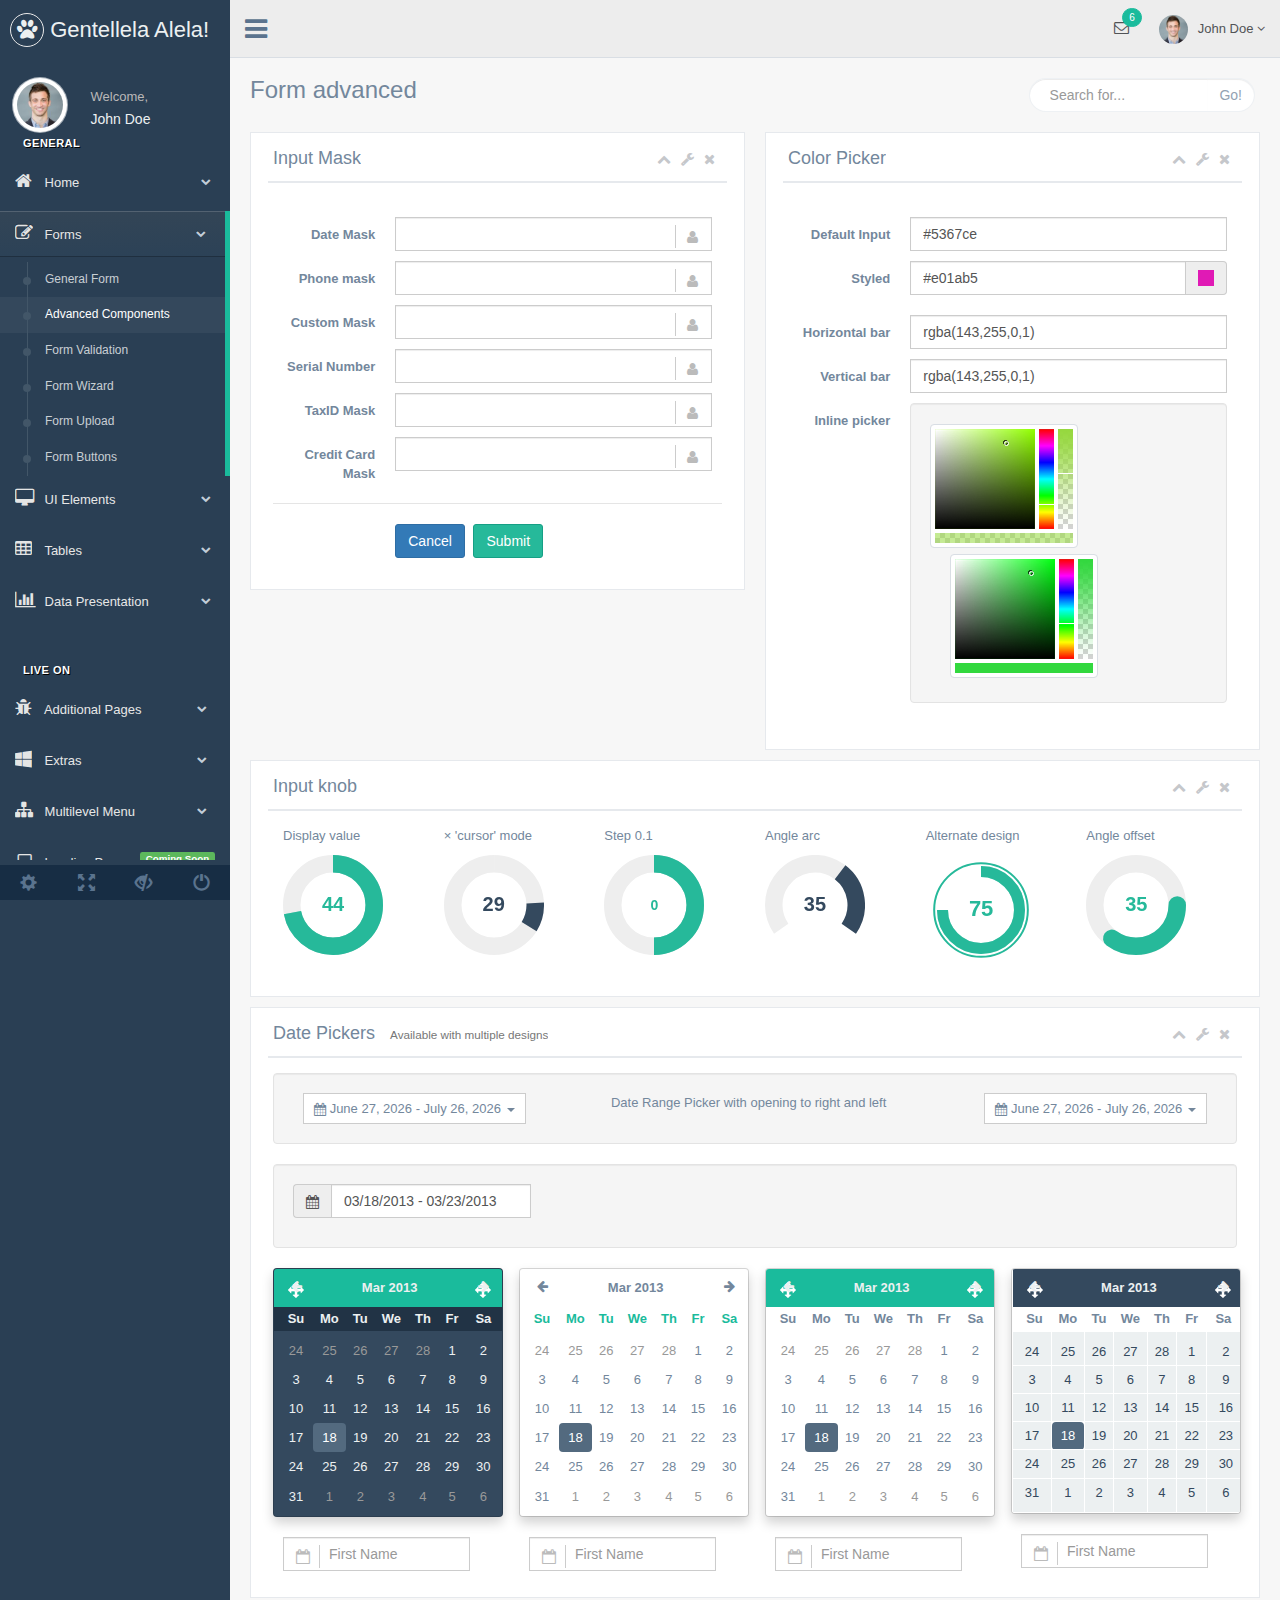
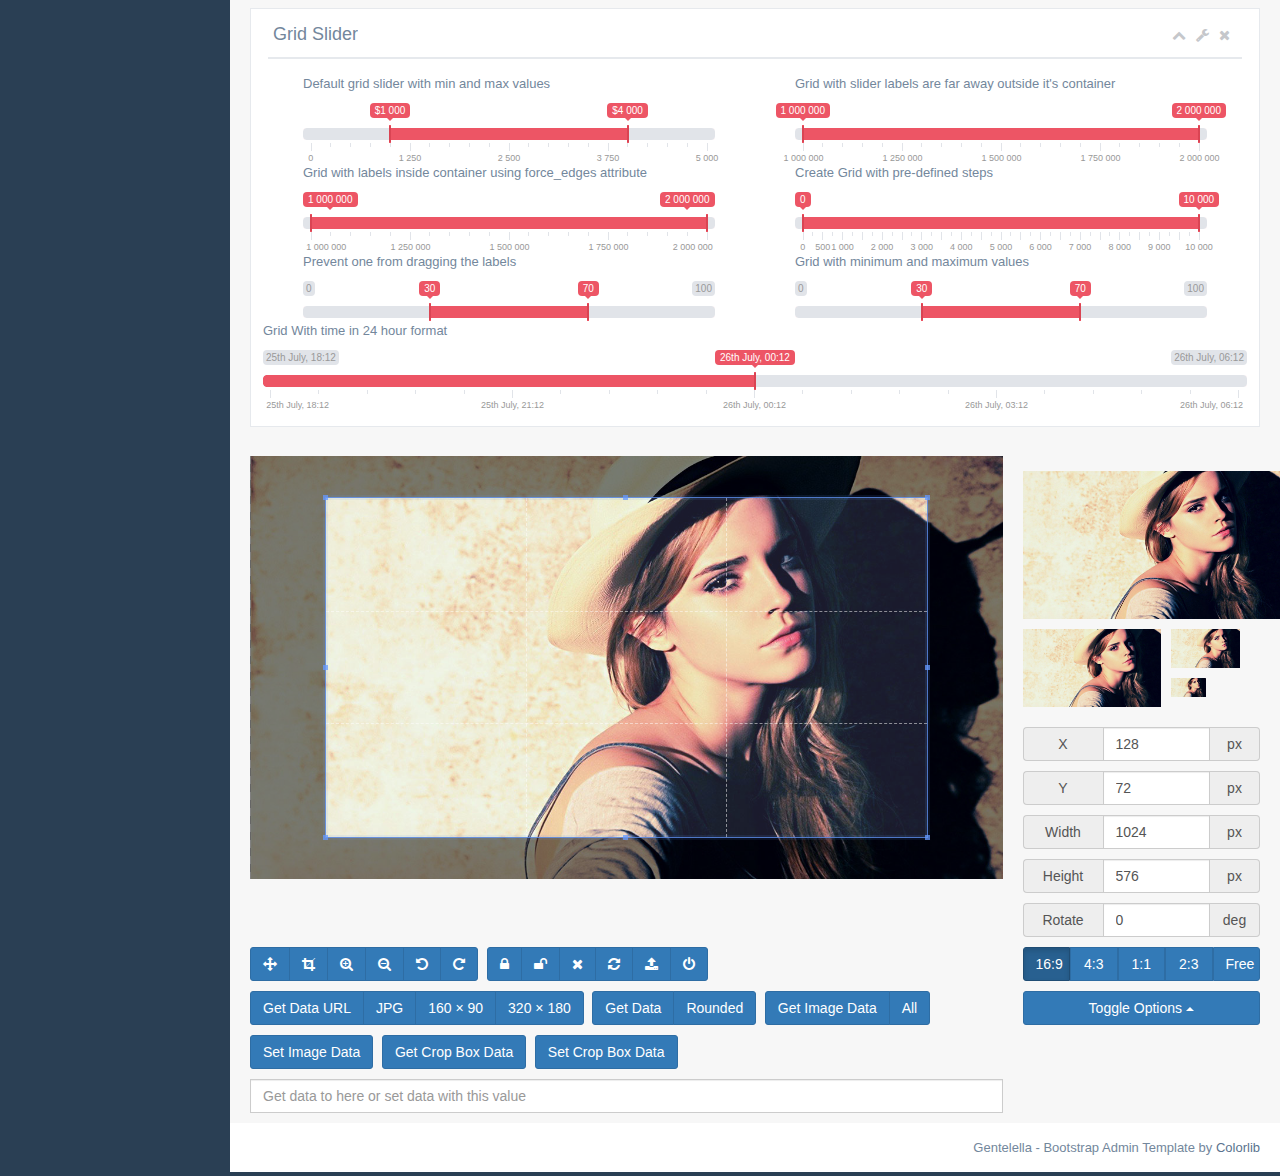
<file: APP/form_advanced.html>
<!DOCTYPE html>
<html lang="en">

<head>
  <meta http-equiv="Content-Type" content="text/html; charset=UTF-8">
  <!-- Meta, title, CSS, favicons, etc. -->
  <meta charset="utf-8">
  <meta http-equiv="X-UA-Compatible" content="IE=edge">
  <meta name="viewport" content="width=device-width, initial-scale=1">

  <title>Gentallela Alela! | </title>

  <!-- Bootstrap core CSS -->

  <link href="css/bootstrap.min.css" rel="stylesheet">

  <link href="fonts/css/font-awesome.min.css" rel="stylesheet">
  <link href="css/animate.min.css" rel="stylesheet">

  <!-- Custom styling plus plugins -->
  <link href="css/custom.css" rel="stylesheet">
  <link href="css/icheck/flat/green.css" rel="stylesheet">
  <!-- ion_range -->
  <link rel="stylesheet" href="css/normalize.css" />
  <link rel="stylesheet" href="css/ion.rangeSlider.css" />
  <link rel="stylesheet" href="css/ion.rangeSlider.skinFlat.css" />

  <!-- colorpicker -->
  <link href="css/colorpicker/bootstrap-colorpicker.min.css" rel="stylesheet">

  <script src="js/jquery.min.js"></script>

  <!--[if lt IE 9]>
        <script src="../assets/js/ie8-responsive-file-warning.js"></script>
        <![endif]-->

  <!-- HTML5 shim and Respond.js for IE8 support of HTML5 elements and media queries -->
  <!--[if lt IE 9]>
          <script src="https://oss.maxcdn.com/html5shiv/3.7.2/html5shiv.min.js"></script>
          <script src="https://oss.maxcdn.com/respond/1.4.2/respond.min.js"></script>
        <![endif]-->

</head>


<body class="nav-md">

  <div class="container body">


    <div class="main_container">

      <div class="col-md-3 left_col">
        <div class="left_col scroll-view">

          <div class="navbar nav_title" style="border: 0;">
            <a href="index.html" class="site_title"><i class="fa fa-paw"></i> <span>Gentellela Alela!</span></a>
          </div>
          <div class="clearfix"></div>


          <!-- menu prile quick info -->
          <div class="profile">
            <div class="profile_pic">
              <img src="images/img.jpg" alt="..." class="img-circle profile_img">
            </div>
            <div class="profile_info">
              <span>Welcome,</span>
              <h2>John Doe</h2>
            </div>
          </div>
          <!-- /menu prile quick info -->

          <br />

          <!-- sidebar menu -->
          <div id="sidebar-menu" class="main_menu_side hidden-print main_menu">

            <div class="menu_section">
              <h3>General</h3>
              <ul class="nav side-menu">
                <li><a><i class="fa fa-home"></i> Home <span class="fa fa-chevron-down"></span></a>
                  <ul class="nav child_menu" style="display: none">
                    <li><a href="index.html">Dashboard</a>
                    </li>
                    <li><a href="index2.html">Dashboard2</a>
                    </li>
                    <li><a href="index3.html">Dashboard3</a>
                    </li>
                  </ul>
                </li>
                <li><a><i class="fa fa-edit"></i> Forms <span class="fa fa-chevron-down"></span></a>
                  <ul class="nav child_menu" style="display: none">
                    <li><a href="form.html">General Form</a>
                    </li>
                    <li><a href="form_advanced.html">Advanced Components</a>
                    </li>
                    <li><a href="form_validation.html">Form Validation</a>
                    </li>
                    <li><a href="form_wizards.html">Form Wizard</a>
                    </li>
                    <li><a href="form_upload.html">Form Upload</a>
                    </li>
                    <li><a href="form_buttons.html">Form Buttons</a>
                    </li>
                  </ul>
                </li>
                <li><a><i class="fa fa-desktop"></i> UI Elements <span class="fa fa-chevron-down"></span></a>
                  <ul class="nav child_menu" style="display: none">
                    <li><a href="general_elements.html">General Elements</a>
                    </li>
                    <li><a href="media_gallery.html">Media Gallery</a>
                    </li>
                    <li><a href="typography.html">Typography</a>
                    </li>
                    <li><a href="icons.html">Icons</a>
                    </li>
                    <li><a href="glyphicons.html">Glyphicons</a>
                    </li>
                    <li><a href="widgets.html">Widgets</a>
                    </li>
                    <li><a href="invoice.html">Invoice</a>
                    </li>
                    <li><a href="inbox.html">Inbox</a>
                    </li>
                    <li><a href="calendar.html">Calendar</a>
                    </li>
                  </ul>
                </li>
                <li><a><i class="fa fa-table"></i> Tables <span class="fa fa-chevron-down"></span></a>
                  <ul class="nav child_menu" style="display: none">
                    <li><a href="tables.html">Tables</a>
                    </li>
                    <li><a href="tables_dynamic.html">Table Dynamic</a>
                    </li>
                  </ul>
                </li>
                <li><a><i class="fa fa-bar-chart-o"></i> Data Presentation <span class="fa fa-chevron-down"></span></a>
                  <ul class="nav child_menu" style="display: none">
                    <li><a href="chartjs.html">Chart JS</a>
                    </li>
                    <li><a href="chartjs2.html">Chart JS2</a>
                    </li>
                    <li><a href="morisjs.html">Moris JS</a>
                    </li>
                    <li><a href="echarts.html">ECharts </a>
                    </li>
                    <li><a href="other_charts.html">Other Charts </a>
                    </li>
                  </ul>
                </li>
              </ul>
            </div>
            <div class="menu_section">
              <h3>Live On</h3>
              <ul class="nav side-menu">
                <li><a><i class="fa fa-bug"></i> Additional Pages <span class="fa fa-chevron-down"></span></a>
                  <ul class="nav child_menu" style="display: none">
                    <li><a href="e_commerce.html">E-commerce</a>
                    </li>
                    <li><a href="projects.html">Projects</a>
                    </li>
                    <li><a href="project_detail.html">Project Detail</a>
                    </li>
                    <li><a href="contacts.html">Contacts</a>
                    </li>
                    <li><a href="profile.html">Profile</a>
                    </li>
                  </ul>
                </li>
                <li><a><i class="fa fa-windows"></i> Extras <span class="fa fa-chevron-down"></span></a>
                  <ul class="nav child_menu" style="display: none">
                    <li><a href="page_404.html">404 Error</a>
                    </li>
                    <li><a href="page_500.html">500 Error</a>
                    </li>
                    <li><a href="plain_page.html">Plain Page</a>
                    </li>
                    <li><a href="login.html">Login Page</a>
                    </li>
                    <li><a href="pricing_tables.html">Pricing Tables</a>
                    </li>
                  </ul>
                </li>
                <li><a><i class="fa fa-sitemap"></i> Multilevel Menu <span class="fa fa-chevron-down"></span></a>
                  <ul class="nav child_menu" style="display: none">
                      <li><a href="#level1_1">Level One</a>
                      <li><a>Level One<span class="fa fa-chevron-down"></span></a>
                        <ul class="nav child_menu" style="display: none">
                          <li class="sub_menu"><a href="level2.html">Level Two</a>
                          </li>
                          <li><a href="#level2_1">Level Two</a>
                          </li>
                          <li><a href="#level2_2">Level Two</a>
                          </li>
                        </ul>
                      </li>
                      <li><a href="#level1_2">Level One</a>
                      </li>
                  </ul>
                </li>
                <li><a href="javascript:void(0)"><i class="fa fa-laptop"></i> Landing Page <span class="label label-success pull-right">Coming Soon</span></a>
                </li>
              </ul>
            </div>

          </div>
          <!-- /sidebar menu -->

          <!-- /menu footer buttons -->
          <div class="sidebar-footer hidden-small">
            <a data-toggle="tooltip" data-placement="top" title="Settings">
              <span class="glyphicon glyphicon-cog" aria-hidden="true"></span>
            </a>
            <a data-toggle="tooltip" data-placement="top" title="FullScreen">
              <span class="glyphicon glyphicon-fullscreen" aria-hidden="true"></span>
            </a>
            <a data-toggle="tooltip" data-placement="top" title="Lock">
              <span class="glyphicon glyphicon-eye-close" aria-hidden="true"></span>
            </a>
            <a data-toggle="tooltip" data-placement="top" title="Logout">
              <span class="glyphicon glyphicon-off" aria-hidden="true"></span>
            </a>
          </div>
          <!-- /menu footer buttons -->
        </div>
      </div>

      <!-- top navigation -->
      <div class="top_nav">

        <div class="nav_menu">
          <nav class="" role="navigation">
            <div class="nav toggle">
              <a id="menu_toggle"><i class="fa fa-bars"></i></a>
            </div>

            <ul class="nav navbar-nav navbar-right">
              <li class="">
                <a href="javascript:;" class="user-profile dropdown-toggle" data-toggle="dropdown" aria-expanded="false">
                  <img src="images/img.jpg" alt="">John Doe
                  <span class=" fa fa-angle-down"></span>
                </a>
                <ul class="dropdown-menu dropdown-usermenu pull-right">
                  <li><a href="javascript:;">  Profile</a>
                  </li>
                  <li>
                    <a href="javascript:;">
                      <span class="badge bg-red pull-right">50%</span>
                      <span>Settings</span>
                    </a>
                  </li>
                  <li>
                    <a href="javascript:;">Help</a>
                  </li>
                  <li><a href="login.html"><i class="fa fa-sign-out pull-right"></i> Log Out</a>
                  </li>
                </ul>
              </li>

              <li role="presentation" class="dropdown">
                <a href="javascript:;" class="dropdown-toggle info-number" data-toggle="dropdown" aria-expanded="false">
                  <i class="fa fa-envelope-o"></i>
                  <span class="badge bg-green">6</span>
                </a>
                <ul id="menu1" class="dropdown-menu list-unstyled msg_list" role="menu">
                  <li>
                    <a>
                      <span class="image">
                                        <img src="images/img.jpg" alt="Profile Image" />
                                    </span>
                      <span>
                                        <span>John Smith</span>
                      <span class="time">3 mins ago</span>
                      </span>
                      <span class="message">
                                        Film festivals used to be do-or-die moments for movie makers. They were where...
                                    </span>
                    </a>
                  </li>
                  <li>
                    <a>
                      <span class="image">
                                        <img src="images/img.jpg" alt="Profile Image" />
                                    </span>
                      <span>
                                        <span>John Smith</span>
                      <span class="time">3 mins ago</span>
                      </span>
                      <span class="message">
                                        Film festivals used to be do-or-die moments for movie makers. They were where...
                                    </span>
                    </a>
                  </li>
                  <li>
                    <a>
                      <span class="image">
                                        <img src="images/img.jpg" alt="Profile Image" />
                                    </span>
                      <span>
                                        <span>John Smith</span>
                      <span class="time">3 mins ago</span>
                      </span>
                      <span class="message">
                                        Film festivals used to be do-or-die moments for movie makers. They were where...
                                    </span>
                    </a>
                  </li>
                  <li>
                    <a>
                      <span class="image">
                                        <img src="images/img.jpg" alt="Profile Image" />
                                    </span>
                      <span>
                                        <span>John Smith</span>
                      <span class="time">3 mins ago</span>
                      </span>
                      <span class="message">
                                        Film festivals used to be do-or-die moments for movie makers. They were where...
                                    </span>
                    </a>
                  </li>
                  <li>
                    <div class="text-center">
                      <a>
                        <strong>See All Alerts</strong>
                        <i class="fa fa-angle-right"></i>
                      </a>
                    </div>
                  </li>
                </ul>
              </li>

            </ul>
          </nav>
        </div>

      </div>
      <!-- /top navigation -->

      <!-- page content -->
      <div class="right_col" role="main">

        <div class="">
          <div class="page-title">
            <div class="title_left">
              <h3>
                    Form advanced
                </h3>
            </div>

            <div class="title_right">
              <div class="col-md-5 col-sm-5 col-xs-12 form-group pull-right top_search">
                <div class="input-group">
                  <input type="text" class="form-control" placeholder="Search for...">
                  <span class="input-group-btn">
                            <button class="btn btn-default" type="button">Go!</button>
                        </span>
                </div>
              </div>
            </div>
          </div>
          <div class="clearfix"></div>



          <div class="row">

            <!-- form input mask -->
            <div class="col-md-6 col-sm-12 col-xs-12">
              <div class="x_panel">
                <div class="x_title">
                  <h2>Input Mask</h2>
                  <ul class="nav navbar-right panel_toolbox">
                    <li><a class="collapse-link"><i class="fa fa-chevron-up"></i></a>
                    </li>
                    <li class="dropdown">
                      <a href="#" class="dropdown-toggle" data-toggle="dropdown" role="button" aria-expanded="false"><i class="fa fa-wrench"></i></a>
                      <ul class="dropdown-menu" role="menu">
                        <li><a href="#">Settings 1</a>
                        </li>
                        <li><a href="#">Settings 2</a>
                        </li>
                      </ul>
                    </li>
                    <li><a class="close-link"><i class="fa fa-close"></i></a>
                    </li>
                  </ul>
                  <div class="clearfix"></div>
                </div>
                <div class="x_content">
                  <br />
                  <form class="form-horizontal form-label-left">

                    <div class="form-group">
                      <label class="control-label col-md-3 col-sm-3 col-xs-3">Date Mask</label>
                      <div class="col-md-9 col-sm-9 col-xs-9">
                        <input type="text" class="form-control" data-inputmask="'mask': '99/99/9999'">
                        <span class="fa fa-user form-control-feedback right" aria-hidden="true"></span>
                      </div>
                    </div>
                    <div class="form-group">
                      <label class="control-label col-md-3 col-sm-3 col-xs-3">Phone mask</label>
                      <div class="col-md-9 col-sm-9 col-xs-9">
                        <input type="text" class="form-control" data-inputmask="'mask' : '(999) 999-9999'">
                        <span class="fa fa-user form-control-feedback right" aria-hidden="true"></span>
                      </div>
                    </div>
                    <div class="form-group">
                      <label class="control-label col-md-3 col-sm-3 col-xs-3">Custom Mask</label>
                      <div class="col-md-9 col-sm-9 col-xs-9">
                        <input type="text" class="form-control" data-inputmask="'mask': '99-999999'">
                        <span class="fa fa-user form-control-feedback right" aria-hidden="true"></span>
                      </div>
                    </div>
                    <div class="form-group">
                      <label class="control-label col-md-3 col-sm-3 col-xs-3">Serial Number</label>
                      <div class="col-md-9 col-sm-9 col-xs-9">
                        <input type="text" class="form-control" data-inputmask="'mask' : '****-****-****-****-****-***'">
                        <span class="fa fa-user form-control-feedback right" aria-hidden="true"></span>
                      </div>
                    </div>
                    <div class="form-group">
                      <label class="control-label col-md-3 col-sm-3 col-xs-3">TaxID Mask</label>
                      <div class="col-md-9 col-sm-9 col-xs-9">
                        <input type="text" class="form-control" data-inputmask="'mask' : '99-99999999'">
                        <span class="fa fa-user form-control-feedback right" aria-hidden="true"></span>
                      </div>
                    </div>
                    <div class="form-group">
                      <label class="control-label col-md-3 col-sm-3 col-xs-3">Credit Card Mask</label>
                      <div class="col-md-9 col-sm-9 col-xs-9">
                        <input type="text" class="form-control" data-inputmask="'mask' : '9999-9999-9999-9999'">
                        <span class="fa fa-user form-control-feedback right" aria-hidden="true"></span>
                      </div>
                    </div>
                    <div class="ln_solid"></div>

                    <div class="form-group">
                      <div class="col-md-9 col-md-offset-3">
                        <button type="submit" class="btn btn-primary">Cancel</button>
                        <button type="submit" class="btn btn-success">Submit</button>
                      </div>
                    </div>

                  </form>
                </div>
              </div>
            </div>
            <!-- /form input mask -->

            <!-- form color picker -->
            <div class="col-md-6 col-sm-12 col-xs-12">
              <div class="x_panel">
                <div class="x_title">
                  <h2>Color Picker</h2>
                  <ul class="nav navbar-right panel_toolbox">
                    <li><a class="collapse-link"><i class="fa fa-chevron-up"></i></a>
                    </li>
                    <li class="dropdown">
                      <a href="#" class="dropdown-toggle" data-toggle="dropdown" role="button" aria-expanded="false"><i class="fa fa-wrench"></i></a>
                      <ul class="dropdown-menu" role="menu">
                        <li><a href="#">Settings 1</a>
                        </li>
                        <li><a href="#">Settings 2</a>
                        </li>
                      </ul>
                    </li>
                    <li><a class="close-link"><i class="fa fa-close"></i></a>
                    </li>
                  </ul>
                  <div class="clearfix"></div>
                </div>
                <div class="x_content">
                  <br />
                  <form class="form-horizontal form-label-left">

                    <div class="form-group">
                      <label class="control-label col-md-3 col-sm-3 col-xs-12">Default Input</label>
                      <div class="col-md-9 col-sm-9 col-xs-12">
                        <input type="text" class="demo1 form-control" value="#5367ce" />
                      </div>
                    </div>
                    <div class="form-group">
                      <label class="control-label col-md-3 col-sm-3 col-xs-12">Styled</label>
                      <div class="col-md-9 col-sm-9 col-xs-12">
                        <div class="input-group demo2">
                          <input type="text" value="#e01ab5" class="form-control" />
                          <span class="input-group-addon"><i></i></span>
                        </div>
                      </div>
                    </div>
                    <div class="form-group">
                      <label class="control-label col-md-3 col-sm-3 col-xs-12">Horizontal bar</label>
                      <div class="col-md-9 col-sm-9 col-xs-12">
                        <input type="text" class="form-control demo colorpicker-element" data-horizontal="true" id="demo_forceformat" value="#8fff00">
                      </div>
                    </div>
                    <div class="form-group">
                      <label class="control-label col-md-3 col-sm-3 col-xs-12">Vertical bar</label>
                      <div class="col-md-9 col-sm-9 col-xs-12">
                        <input type="text" class="form-control demo colorpicker-element" id="demo_forceformat3" value="#8fff00">
                      </div>
                    </div>
                    <div class="form-group">
                      <label class="control-label col-md-3 col-sm-3 col-xs-12">Inline picker</label>
                      <div class="col-md-9 col-sm-9 col-xs-12">
                        <div class="well">
                          <div id="demo_cont" class="demo demo-auto inl-bl colorpicker-element" data-container="#demo_cont" data-color="rgba(150,216,62,0.55)" data-inline="true"></div>
                          <div class="demo demo-auto inl-bl colorpicker-element" data-container="true" data-color="rgb(50,216,62)" data-inline="true" style="margin-left:20px;"></div>
                        </div>
                      </div>
                    </div>

                  </form>
                </div>
              </div>
            </div>
            <!-- /form color picker -->

            <!-- form input knob -->
            <div class="col-md-12">
              <div class="x_panel">
                <div class="x_title">
                  <h2>Input knob</h2>
                  <ul class="nav navbar-right panel_toolbox">
                    <li><a class="collapse-link"><i class="fa fa-chevron-up"></i></a>
                    </li>
                    <li class="dropdown">
                      <a href="#" class="dropdown-toggle" data-toggle="dropdown" role="button" aria-expanded="false"><i class="fa fa-wrench"></i></a>
                      <ul class="dropdown-menu" role="menu">
                        <li><a href="#">Settings 1</a>
                        </li>
                        <li><a href="#">Settings 2</a>
                        </li>
                      </ul>
                    </li>
                    <li><a class="close-link"><i class="fa fa-close"></i></a>
                    </li>
                  </ul>
                  <div class="clearfix"></div>
                </div>
                <div class="x_content">
                  <div class="col-md-2">
                    <p>Display value</p>
                    <input class="knob" data-width="100" data-height="120" data-min="-100" data-displayPrevious=true data-fgColor="#26B99A" value="44">
                  </div>
                  <div class="col-md-2">
                    <p>&#215; 'cursor' mode</p>
                    <input class="knob" data-width="100" data-height="120" data-cursor=true data-fgColor="#34495E" value="29">
                  </div>
                  <div class="col-md-2">
                    <p>Step 0.1</p>
                    <input class="knob" data-width="100" data-height="120" data-min="-10000" data-displayPrevious=true data-fgColor="#26B99A" data-max="10000" data-step=".1" value="0">
                  </div>
                  <div class="col-md-2">
                    <p>Angle arc</p>
                    <input class="knob" data-width="100" data-height="120" data-angleOffset=-125 data-angleArc=250 data-fgColor="#34495E" data-rotation="anticlockwise" value="35">
                  </div>
                  <div class="col-md-2">
                    <p>Alternate design</p>
                    <input class="knob" data-width="110" data-height="120" data-displayPrevious=true data-fgColor="#26B99A" data-skin="tron" data-thickness=".2" value="75">
                  </div>
                  <div class="col-md-2">
                    <p>Angle offset</p>
                    <input class="knob" data-width="100" data-height="120" data-angleOffset=90 data-linecap=round data-fgColor="#26B99A" value="35">
                  </div>
                </div>
              </div>
            </div>
            <!-- /form input knob -->

          </div>




          <div class="row">
            <div class="col-md-12">

              <!-- form date pickers -->
              <div class="x_panel" style="">
                <div class="x_title">
                  <h2>Date Pickers <small> Available with multiple designs</small></h2>
                  <ul class="nav navbar-right panel_toolbox">
                    <li><a class="collapse-link"><i class="fa fa-chevron-up"></i></a>
                    </li>
                    <li class="dropdown">
                      <a href="#" class="dropdown-toggle" data-toggle="dropdown" role="button" aria-expanded="false"><i class="fa fa-wrench"></i></a>
                      <ul class="dropdown-menu" role="menu">
                        <li><a href="#">Settings 1</a>
                        </li>
                        <li><a href="#">Settings 2</a>
                        </li>
                      </ul>
                    </li>
                    <li><a class="close-link"><i class="fa fa-close"></i></a>
                    </li>
                  </ul>
                  <div class="clearfix"></div>
                </div>
                <div class="x_content">


                  <div class="well" style="overflow: auto">
                    <div class="col-md-4">
                      <div id="reportrange_right" class="pull-left" style="background: #fff; cursor: pointer; padding: 5px 10px; border: 1px solid #ccc">
                        <i class="glyphicon glyphicon-calendar fa fa-calendar"></i>
                        <span>December 30, 2014 - January 28, 2015</span> <b class="caret"></b>
                      </div>
                    </div>
                    <div class="col-md-4">
                      <p>Date Range Picker with opening to right and left</p>
                    </div>
                    <div class="col-md-4">
                      <div id="reportrange" class="pull-right" style="background: #fff; cursor: pointer; padding: 5px 10px; border: 1px solid #ccc">
                        <i class="glyphicon glyphicon-calendar fa fa-calendar"></i>
                        <span>December 30, 2014 - January 28, 2015</span> <b class="caret"></b>
                      </div>
                    </div>
                  </div>


                  <div class="well">

                    <form class="form-horizontal">
                      <fieldset>
                        <div class="control-group">
                          <div class="controls">
                            <div class="input-prepend input-group">
                              <span class="add-on input-group-addon"><i class="glyphicon glyphicon-calendar fa fa-calendar"></i></span>
                              <input type="text" style="width: 200px" name="reservation" id="reservation" class="form-control" value="03/18/2013 - 03/23/2013" />
                            </div>
                          </div>
                        </div>
                      </fieldset>
                    </form>



                  </div>
                  <div class="row">

                    <div class="col-md-3">
                      <div class="daterangepicker xdisplay picker_1 single opensright show-calendar">
                        <div class="calendar first single right" style="display: block;">
                          <div class="calendar-date">
                            <table class="table-condensed">
                              <thead>
                                <tr>
                                  <th class="prev available"><i class="fa fa-arrow-left icon icon-arrow-left glyphicon glyphicon-arrow-left"></i>
                                  </th>
                                  <th colspan="5" class="month">Mar 2013</th>
                                  <th class="next available"><i class="fa fa-arrow-right icon icon-arrow-right glyphicon glyphicon-arrow-right"></i>
                                  </th>
                                </tr>
                                <tr>
                                  <th>Su</th>
                                  <th>Mo</th>
                                  <th>Tu</th>
                                  <th>We</th>
                                  <th>Th</th>
                                  <th>Fr</th>
                                  <th>Sa</th>
                                </tr>
                              </thead>
                              <tbody>
                                <tr>
                                  <td class="available off" data-title="r0c0">24</td>
                                  <td class="available off" data-title="r0c1">25</td>
                                  <td class="available off" data-title="r0c2">26</td>
                                  <td class="available off" data-title="r0c3">27</td>
                                  <td class="available off" data-title="r0c4">28</td>
                                  <td class="available" data-title="r0c5">1</td>
                                  <td class="available" data-title="r0c6">2</td>
                                </tr>
                                <tr>
                                  <td class="available" data-title="r1c0">3</td>
                                  <td class="available" data-title="r1c1">4</td>
                                  <td class="available" data-title="r1c2">5</td>
                                  <td class="available" data-title="r1c3">6</td>
                                  <td class="available" data-title="r1c4">7</td>
                                  <td class="available" data-title="r1c5">8</td>
                                  <td class="available" data-title="r1c6">9</td>
                                </tr>
                                <tr>
                                  <td class="available" data-title="r2c0">10</td>
                                  <td class="available" data-title="r2c1">11</td>
                                  <td class="available" data-title="r2c2">12</td>
                                  <td class="available" data-title="r2c3">13</td>
                                  <td class="available" data-title="r2c4">14</td>
                                  <td class="available" data-title="r2c5">15</td>
                                  <td class="available" data-title="r2c6">16</td>
                                </tr>
                                <tr>
                                  <td class="available" data-title="r3c0">17</td>
                                  <td class="available active start-date end-date" data-title="r3c1">18</td>
                                  <td class="available" data-title="r3c2">19</td>
                                  <td class="available" data-title="r3c3">20</td>
                                  <td class="available" data-title="r3c4">21</td>
                                  <td class="available" data-title="r3c5">22</td>
                                  <td class="available" data-title="r3c6">23</td>
                                </tr>
                                <tr>
                                  <td class="available" data-title="r4c0">24</td>
                                  <td class="available" data-title="r4c1">25</td>
                                  <td class="available" data-title="r4c2">26</td>
                                  <td class="available" data-title="r4c3">27</td>
                                  <td class="available" data-title="r4c4">28</td>
                                  <td class="available" data-title="r4c5">29</td>
                                  <td class="available" data-title="r4c6">30</td>
                                </tr>
                                <tr>
                                  <td class="available" data-title="r5c0">31</td>
                                  <td class="available off" data-title="r5c1">1</td>
                                  <td class="available off" data-title="r5c2">2</td>
                                  <td class="available off" data-title="r5c3">3</td>
                                  <td class="available off" data-title="r5c4">4</td>
                                  <td class="available off" data-title="r5c5">5</td>
                                  <td class="available off" data-title="r5c6">6</td>
                                </tr>
                              </tbody>
                            </table>
                          </div>
                        </div>
                        <div class="calendar second left" style="display: none;">
                          <div class="calendar-date">
                            <table class="table-condensed">
                              <thead>
                                <tr>
                                  <th class="prev available"><i class="fa fa-arrow-left icon icon-arrow-left glyphicon glyphicon-arrow-left"></i>
                                  </th>
                                  <th colspan="5" class="month">Mar 2013</th>
                                  <th class="next available"><i class="fa fa-arrow-right icon icon-arrow-right glyphicon glyphicon-arrow-right"></i>
                                  </th>
                                </tr>
                                <tr>
                                  <th>Su</th>
                                  <th>Mo</th>
                                  <th>Tu</th>
                                  <th>We</th>
                                  <th>Th</th>
                                  <th>Fr</th>
                                  <th>Sa</th>
                                </tr>
                              </thead>
                              <tbody>
                                <tr>
                                  <td class="available off" data-title="r0c0">24</td>
                                  <td class="available off" data-title="r0c1">25</td>
                                  <td class="available off" data-title="r0c2">26</td>
                                  <td class="available off" data-title="r0c3">27</td>
                                  <td class="available off" data-title="r0c4">28</td>
                                  <td class="available" data-title="r0c5">1</td>
                                  <td class="available" data-title="r0c6">2</td>
                                </tr>
                                <tr>
                                  <td class="available" data-title="r1c0">3</td>
                                  <td class="available" data-title="r1c1">4</td>
                                  <td class="available" data-title="r1c2">5</td>
                                  <td class="available" data-title="r1c3">6</td>
                                  <td class="available" data-title="r1c4">7</td>
                                  <td class="available" data-title="r1c5">8</td>
                                  <td class="available" data-title="r1c6">9</td>
                                </tr>
                                <tr>
                                  <td class="available" data-title="r2c0">10</td>
                                  <td class="available" data-title="r2c1">11</td>
                                  <td class="available" data-title="r2c2">12</td>
                                  <td class="available" data-title="r2c3">13</td>
                                  <td class="available" data-title="r2c4">14</td>
                                  <td class="available" data-title="r2c5">15</td>
                                  <td class="available" data-title="r2c6">16</td>
                                </tr>
                                <tr>
                                  <td class="available" data-title="r3c0">17</td>
                                  <td class="available active start-date end-date" data-title="r3c1">18</td>
                                  <td class="available" data-title="r3c2">19</td>
                                  <td class="available" data-title="r3c3">20</td>
                                  <td class="available" data-title="r3c4">21</td>
                                  <td class="available" data-title="r3c5">22</td>
                                  <td class="available" data-title="r3c6">23</td>
                                </tr>
                                <tr>
                                  <td class="available" data-title="r4c0">24</td>
                                  <td class="available" data-title="r4c1">25</td>
                                  <td class="available" data-title="r4c2">26</td>
                                  <td class="available" data-title="r4c3">27</td>
                                  <td class="available" data-title="r4c4">28</td>
                                  <td class="available" data-title="r4c5">29</td>
                                  <td class="available" data-title="r4c6">30</td>
                                </tr>
                                <tr>
                                  <td class="available" data-title="r5c0">31</td>
                                  <td class="available off" data-title="r5c1">1</td>
                                  <td class="available off" data-title="r5c2">2</td>
                                  <td class="available off" data-title="r5c3">3</td>
                                  <td class="available off" data-title="r5c4">4</td>
                                  <td class="available off" data-title="r5c5">5</td>
                                  <td class="available off" data-title="r5c6">6</td>
                                </tr>
                              </tbody>
                            </table>
                          </div>
                        </div>
                        <div class="ranges" style="display: none;">
                          <div class="range_inputs">
                            <div class="daterangepicker_start_input">
                              <label for="daterangepicker_start">From</label>
                              <input id="daterangepicker_start" class="input-mini" type="text" name="daterangepicker_start" value="">
                            </div>
                            <div class="daterangepicker_end_input">
                              <label for="daterangepicker_end">To</label>
                              <input id="daterangepicker_end" class="input-mini" type="text" name="daterangepicker_end" value="">
                            </div>
                            <button class="applyBtn btn btn-small btn-sm btn-success">Apply</button>&nbsp;
                            <button class="cancelBtn btn btn-small btn-sm btn-default">Cancel</button>
                          </div>
                        </div>
                      </div>


                      <fieldset>
                        <div class="control-group">
                          <div class="controls">
                            <div class="col-md-11 xdisplay_inputx form-group has-feedback">
                              <input type="text" class="form-control has-feedback-left" id="single_cal1" placeholder="First Name" aria-describedby="inputSuccess2Status">
                              <span class="fa fa-calendar-o form-control-feedback left" aria-hidden="true"></span>
                              <span id="inputSuccess2Status" class="sr-only">(success)</span>
                            </div>
                          </div>
                        </div>
                      </fieldset>

                    </div>

                    <div class="col-md-3">
                      <div class="daterangepicker xdisplay picker_2 single opensright show-calendar">
                        <div class="calendar first single right" style="display: block;">
                          <div class="calendar-date">
                            <table class="table-condensed">
                              <thead>
                                <tr>
                                  <th class="prev available"><i class="fa fa-arrow-left icon icon-arrow-left glyphicon glyphicon-arrow-left"></i>
                                  </th>
                                  <th colspan="5" class="month">Mar 2013</th>
                                  <th class="next available"><i class="fa fa-arrow-right icon icon-arrow-right glyphicon glyphicon-arrow-right"></i>
                                  </th>
                                </tr>
                                <tr>
                                  <th>Su</th>
                                  <th>Mo</th>
                                  <th>Tu</th>
                                  <th>We</th>
                                  <th>Th</th>
                                  <th>Fr</th>
                                  <th>Sa</th>
                                </tr>
                              </thead>
                              <tbody>
                                <tr>
                                  <td class="available off" data-title="r0c0">24</td>
                                  <td class="available off" data-title="r0c1">25</td>
                                  <td class="available off" data-title="r0c2">26</td>
                                  <td class="available off" data-title="r0c3">27</td>
                                  <td class="available off" data-title="r0c4">28</td>
                                  <td class="available" data-title="r0c5">1</td>
                                  <td class="available" data-title="r0c6">2</td>
                                </tr>
                                <tr>
                                  <td class="available" data-title="r1c0">3</td>
                                  <td class="available" data-title="r1c1">4</td>
                                  <td class="available" data-title="r1c2">5</td>
                                  <td class="available" data-title="r1c3">6</td>
                                  <td class="available" data-title="r1c4">7</td>
                                  <td class="available" data-title="r1c5">8</td>
                                  <td class="available" data-title="r1c6">9</td>
                                </tr>
                                <tr>
                                  <td class="available" data-title="r2c0">10</td>
                                  <td class="available" data-title="r2c1">11</td>
                                  <td class="available" data-title="r2c2">12</td>
                                  <td class="available" data-title="r2c3">13</td>
                                  <td class="available" data-title="r2c4">14</td>
                                  <td class="available" data-title="r2c5">15</td>
                                  <td class="available" data-title="r2c6">16</td>
                                </tr>
                                <tr>
                                  <td class="available" data-title="r3c0">17</td>
                                  <td class="available active start-date end-date" data-title="r3c1">18</td>
                                  <td class="available" data-title="r3c2">19</td>
                                  <td class="available" data-title="r3c3">20</td>
                                  <td class="available" data-title="r3c4">21</td>
                                  <td class="available" data-title="r3c5">22</td>
                                  <td class="available" data-title="r3c6">23</td>
                                </tr>
                                <tr>
                                  <td class="available" data-title="r4c0">24</td>
                                  <td class="available" data-title="r4c1">25</td>
                                  <td class="available" data-title="r4c2">26</td>
                                  <td class="available" data-title="r4c3">27</td>
                                  <td class="available" data-title="r4c4">28</td>
                                  <td class="available" data-title="r4c5">29</td>
                                  <td class="available" data-title="r4c6">30</td>
                                </tr>
                                <tr>
                                  <td class="available" data-title="r5c0">31</td>
                                  <td class="available off" data-title="r5c1">1</td>
                                  <td class="available off" data-title="r5c2">2</td>
                                  <td class="available off" data-title="r5c3">3</td>
                                  <td class="available off" data-title="r5c4">4</td>
                                  <td class="available off" data-title="r5c5">5</td>
                                  <td class="available off" data-title="r5c6">6</td>
                                </tr>
                              </tbody>
                            </table>
                          </div>
                        </div>
                        <div class="calendar second left" style="display: none;">
                          <div class="calendar-date">
                            <table class="table-condensed">
                              <thead>
                                <tr>
                                  <th class="prev available"><i class="fa fa-arrow-left icon icon-arrow-left glyphicon glyphicon-arrow-left"></i>
                                  </th>
                                  <th colspan="5" class="month">Mar 2013</th>
                                  <th class="next available"><i class="fa fa-arrow-right icon icon-arrow-right glyphicon glyphicon-arrow-right"></i>
                                  </th>
                                </tr>
                                <tr>
                                  <th>Su</th>
                                  <th>Mo</th>
                                  <th>Tu</th>
                                  <th>We</th>
                                  <th>Th</th>
                                  <th>Fr</th>
                                  <th>Sa</th>
                                </tr>
                              </thead>
                              <tbody>
                                <tr>
                                  <td class="available off" data-title="r0c0">24</td>
                                  <td class="available off" data-title="r0c1">25</td>
                                  <td class="available off" data-title="r0c2">26</td>
                                  <td class="available off" data-title="r0c3">27</td>
                                  <td class="available off" data-title="r0c4">28</td>
                                  <td class="available" data-title="r0c5">1</td>
                                  <td class="available" data-title="r0c6">2</td>
                                </tr>
                                <tr>
                                  <td class="available" data-title="r1c0">3</td>
                                  <td class="available" data-title="r1c1">4</td>
                                  <td class="available" data-title="r1c2">5</td>
                                  <td class="available" data-title="r1c3">6</td>
                                  <td class="available" data-title="r1c4">7</td>
                                  <td class="available" data-title="r1c5">8</td>
                                  <td class="available" data-title="r1c6">9</td>
                                </tr>
                                <tr>
                                  <td class="available" data-title="r2c0">10</td>
                                  <td class="available" data-title="r2c1">11</td>
                                  <td class="available" data-title="r2c2">12</td>
                                  <td class="available" data-title="r2c3">13</td>
                                  <td class="available" data-title="r2c4">14</td>
                                  <td class="available" data-title="r2c5">15</td>
                                  <td class="available" data-title="r2c6">16</td>
                                </tr>
                                <tr>
                                  <td class="available" data-title="r3c0">17</td>
                                  <td class="available active start-date end-date" data-title="r3c1">18</td>
                                  <td class="available" data-title="r3c2">19</td>
                                  <td class="available" data-title="r3c3">20</td>
                                  <td class="available" data-title="r3c4">21</td>
                                  <td class="available" data-title="r3c5">22</td>
                                  <td class="available" data-title="r3c6">23</td>
                                </tr>
                                <tr>
                                  <td class="available" data-title="r4c0">24</td>
                                  <td class="available" data-title="r4c1">25</td>
                                  <td class="available" data-title="r4c2">26</td>
                                  <td class="available" data-title="r4c3">27</td>
                                  <td class="available" data-title="r4c4">28</td>
                                  <td class="available" data-title="r4c5">29</td>
                                  <td class="available" data-title="r4c6">30</td>
                                </tr>
                                <tr>
                                  <td class="available" data-title="r5c0">31</td>
                                  <td class="available off" data-title="r5c1">1</td>
                                  <td class="available off" data-title="r5c2">2</td>
                                  <td class="available off" data-title="r5c3">3</td>
                                  <td class="available off" data-title="r5c4">4</td>
                                  <td class="available off" data-title="r5c5">5</td>
                                  <td class="available off" data-title="r5c6">6</td>
                                </tr>
                              </tbody>
                            </table>
                          </div>
                        </div>
                        <div class="ranges" style="display: none;">
                          <div class="range_inputs">
                            <div class="daterangepicker_start_input">
                              <label for="daterangepicker_start3">From</label>
                              <input id="daterangepicker_start3" class="input-mini" type="text" name="daterangepicker_start" value="">
                            </div>
                            <div class="daterangepicker_end_input">
                              <label for="daterangepicker_end3">To</label>
                              <input id="daterangepicker_end3" class="input-mini" type="text" name="daterangepicker_end" value="">
                            </div>
                            <button class="applyBtn btn btn-small btn-sm btn-success">Apply</button>&nbsp;
                            <button class="cancelBtn btn btn-small btn-sm btn-default">Cancel</button>
                          </div>
                        </div>
                      </div>


                      <fieldset>
                        <div class="control-group">
                          <div class="controls">
                            <div class="col-md-11 xdisplay_inputx form-group has-feedback">
                              <input type="text" class="form-control has-feedback-left" id="single_cal2" placeholder="First Name" aria-describedby="inputSuccess2Status2">
                              <span class="fa fa-calendar-o form-control-feedback left" aria-hidden="true"></span>
                              <span id="inputSuccess2Status2" class="sr-only">(success)</span>
                            </div>
                          </div>
                        </div>
                      </fieldset>
                    </div>

                    <div class="col-md-3">
                      <div class="daterangepicker picker_3 xdisplay single opensright show-calendar">
                        <div class="calendar first single right" style="display: block;">
                          <div class="calendar-date">
                            <table class="table-condensed">
                              <thead>
                                <tr>
                                  <th class="prev available"><i class="fa fa-arrow-left icon icon-arrow-left glyphicon glyphicon-arrow-left"></i>
                                  </th>
                                  <th colspan="5" class="month">Mar 2013</th>
                                  <th class="next available"><i class="fa fa-arrow-right icon icon-arrow-right glyphicon glyphicon-arrow-right"></i>
                                  </th>
                                </tr>
                                <tr>
                                  <th>Su</th>
                                  <th>Mo</th>
                                  <th>Tu</th>
                                  <th>We</th>
                                  <th>Th</th>
                                  <th>Fr</th>
                                  <th>Sa</th>
                                </tr>
                              </thead>
                              <tbody>
                                <tr>
                                  <td class="available off" data-title="r0c0">24</td>
                                  <td class="available off" data-title="r0c1">25</td>
                                  <td class="available off" data-title="r0c2">26</td>
                                  <td class="available off" data-title="r0c3">27</td>
                                  <td class="available off" data-title="r0c4">28</td>
                                  <td class="available" data-title="r0c5">1</td>
                                  <td class="available" data-title="r0c6">2</td>
                                </tr>
                                <tr>
                                  <td class="available" data-title="r1c0">3</td>
                                  <td class="available" data-title="r1c1">4</td>
                                  <td class="available" data-title="r1c2">5</td>
                                  <td class="available" data-title="r1c3">6</td>
                                  <td class="available" data-title="r1c4">7</td>
                                  <td class="available" data-title="r1c5">8</td>
                                  <td class="available" data-title="r1c6">9</td>
                                </tr>
                                <tr>
                                  <td class="available" data-title="r2c0">10</td>
                                  <td class="available" data-title="r2c1">11</td>
                                  <td class="available" data-title="r2c2">12</td>
                                  <td class="available" data-title="r2c3">13</td>
                                  <td class="available" data-title="r2c4">14</td>
                                  <td class="available" data-title="r2c5">15</td>
                                  <td class="available" data-title="r2c6">16</td>
                                </tr>
                                <tr>
                                  <td class="available" data-title="r3c0">17</td>
                                  <td class="available active start-date end-date" data-title="r3c1">18</td>
                                  <td class="available" data-title="r3c2">19</td>
                                  <td class="available" data-title="r3c3">20</td>
                                  <td class="available" data-title="r3c4">21</td>
                                  <td class="available" data-title="r3c5">22</td>
                                  <td class="available" data-title="r3c6">23</td>
                                </tr>
                                <tr>
                                  <td class="available" data-title="r4c0">24</td>
                                  <td class="available" data-title="r4c1">25</td>
                                  <td class="available" data-title="r4c2">26</td>
                                  <td class="available" data-title="r4c3">27</td>
                                  <td class="available" data-title="r4c4">28</td>
                                  <td class="available" data-title="r4c5">29</td>
                                  <td class="available" data-title="r4c6">30</td>
                                </tr>
                                <tr>
                                  <td class="available" data-title="r5c0">31</td>
                                  <td class="available off" data-title="r5c1">1</td>
                                  <td class="available off" data-title="r5c2">2</td>
                                  <td class="available off" data-title="r5c3">3</td>
                                  <td class="available off" data-title="r5c4">4</td>
                                  <td class="available off" data-title="r5c5">5</td>
                                  <td class="available off" data-title="r5c6">6</td>
                                </tr>
                              </tbody>
                            </table>
                          </div>
                        </div>
                        <div class="calendar second left" style="display: none;">
                          <div class="calendar-date">
                            <table class="table-condensed">
                              <thead>
                                <tr>
                                  <th class="prev available"><i class="fa fa-arrow-left icon icon-arrow-left glyphicon glyphicon-arrow-left"></i>
                                  </th>
                                  <th colspan="5" class="month">Mar 2013</th>
                                  <th class="next available"><i class="fa fa-arrow-right icon icon-arrow-right glyphicon glyphicon-arrow-right"></i>
                                  </th>
                                </tr>
                                <tr>
                                  <th>Su</th>
                                  <th>Mo</th>
                                  <th>Tu</th>
                                  <th>We</th>
                                  <th>Th</th>
                                  <th>Fr</th>
                                  <th>Sa</th>
                                </tr>
                              </thead>
                              <tbody>
                                <tr>
                                  <td class="available off" data-title="r0c0">24</td>
                                  <td class="available off" data-title="r0c1">25</td>
                                  <td class="available off" data-title="r0c2">26</td>
                                  <td class="available off" data-title="r0c3">27</td>
                                  <td class="available off" data-title="r0c4">28</td>
                                  <td class="available" data-title="r0c5">1</td>
                                  <td class="available" data-title="r0c6">2</td>
                                </tr>
                                <tr>
                                  <td class="available" data-title="r1c0">3</td>
                                  <td class="available" data-title="r1c1">4</td>
                                  <td class="available" data-title="r1c2">5</td>
                                  <td class="available" data-title="r1c3">6</td>
                                  <td class="available" data-title="r1c4">7</td>
                                  <td class="available" data-title="r1c5">8</td>
                                  <td class="available" data-title="r1c6">9</td>
                                </tr>
                                <tr>
                                  <td class="available" data-title="r2c0">10</td>
                                  <td class="available" data-title="r2c1">11</td>
                                  <td class="available" data-title="r2c2">12</td>
                                  <td class="available" data-title="r2c3">13</td>
                                  <td class="available" data-title="r2c4">14</td>
                                  <td class="available" data-title="r2c5">15</td>
                                  <td class="available" data-title="r2c6">16</td>
                                </tr>
                                <tr>
                                  <td class="available" data-title="r3c0">17</td>
                                  <td class="available active start-date end-date" data-title="r3c1">18</td>
                                  <td class="available" data-title="r3c2">19</td>
                                  <td class="available" data-title="r3c3">20</td>
                                  <td class="available" data-title="r3c4">21</td>
                                  <td class="available" data-title="r3c5">22</td>
                                  <td class="available" data-title="r3c6">23</td>
                                </tr>
                                <tr>
                                  <td class="available" data-title="r4c0">24</td>
                                  <td class="available" data-title="r4c1">25</td>
                                  <td class="available" data-title="r4c2">26</td>
                                  <td class="available" data-title="r4c3">27</td>
                                  <td class="available" data-title="r4c4">28</td>
                                  <td class="available" data-title="r4c5">29</td>
                                  <td class="available" data-title="r4c6">30</td>
                                </tr>
                                <tr>
                                  <td class="available" data-title="r5c0">31</td>
                                  <td class="available off" data-title="r5c1">1</td>
                                  <td class="available off" data-title="r5c2">2</td>
                                  <td class="available off" data-title="r5c3">3</td>
                                  <td class="available off" data-title="r5c4">4</td>
                                  <td class="available off" data-title="r5c5">5</td>
                                  <td class="available off" data-title="r5c6">6</td>
                                </tr>
                              </tbody>
                            </table>
                          </div>
                        </div>
                        <div class="ranges" style="display: none;">
                          <div class="range_inputs">
                            <div class="daterangepicker_start_input">
                              <label for="daterangepicker_start2">From</label>
                              <input id="daterangepicker_start2" class="input-mini" type="text" name="daterangepicker_start" value="">
                            </div>
                            <div class="daterangepicker_end_input">
                              <label for="daterangepicker_end2">To</label>
                              <input id="daterangepicker_end2" class="input-mini" type="text" name="daterangepicker_end" value="">
                            </div>
                            <button class="applyBtn btn btn-small btn-sm btn-success">Apply</button>&nbsp;
                            <button class="cancelBtn btn btn-small btn-sm btn-default">Cancel</button>
                          </div>
                        </div>
                      </div>

                      <fieldset>
                        <div class="control-group">
                          <div class="controls">
                            <div class="col-md-11 xdisplay_inputx form-group has-feedback">
                              <input type="text" class="form-control has-feedback-left" id="single_cal3" placeholder="First Name" aria-describedby="inputSuccess2Status3">
                              <span class="fa fa-calendar-o form-control-feedback left" aria-hidden="true"></span>
                              <span id="inputSuccess2Status3" class="sr-only">(success)</span>
                            </div>
                          </div>
                        </div>
                      </fieldset>
                    </div>

                    <div class="col-md-3">
                      <div class="daterangepicker picker_4 xdisplay single opensright show-calendar">
                        <div class="calendar first single right" style="display: block;">
                          <div class="calendar-date">
                            <table class="table-condensed">
                              <thead>
                                <tr>
                                  <th class="prev available"><i class="fa fa-arrow-left icon icon-arrow-left glyphicon glyphicon-arrow-left"></i>
                                  </th>
                                  <th colspan="5" class="month">Mar 2013</th>
                                  <th class="next available"><i class="fa fa-arrow-right icon icon-arrow-right glyphicon glyphicon-arrow-right"></i>
                                  </th>
                                </tr>
                                <tr>
                                  <th>Su</th>
                                  <th>Mo</th>
                                  <th>Tu</th>
                                  <th>We</th>
                                  <th>Th</th>
                                  <th>Fr</th>
                                  <th>Sa</th>
                                </tr>
                              </thead>
                              <tbody>
                                <tr>
                                  <td class="available off" data-title="r0c0">24</td>
                                  <td class="available off" data-title="r0c1">25</td>
                                  <td class="available off" data-title="r0c2">26</td>
                                  <td class="available off" data-title="r0c3">27</td>
                                  <td class="available off" data-title="r0c4">28</td>
                                  <td class="available" data-title="r0c5">1</td>
                                  <td class="available" data-title="r0c6">2</td>
                                </tr>
                                <tr>
                                  <td class="available" data-title="r1c0">3</td>
                                  <td class="available" data-title="r1c1">4</td>
                                  <td class="available" data-title="r1c2">5</td>
                                  <td class="available" data-title="r1c3">6</td>
                                  <td class="available" data-title="r1c4">7</td>
                                  <td class="available" data-title="r1c5">8</td>
                                  <td class="available" data-title="r1c6">9</td>
                                </tr>
                                <tr>
                                  <td class="available" data-title="r2c0">10</td>
                                  <td class="available" data-title="r2c1">11</td>
                                  <td class="available" data-title="r2c2">12</td>
                                  <td class="available" data-title="r2c3">13</td>
                                  <td class="available" data-title="r2c4">14</td>
                                  <td class="available" data-title="r2c5">15</td>
                                  <td class="available" data-title="r2c6">16</td>
                                </tr>
                                <tr>
                                  <td class="available" data-title="r3c0">17</td>
                                  <td class="available active start-date end-date" data-title="r3c1">18</td>
                                  <td class="available" data-title="r3c2">19</td>
                                  <td class="available" data-title="r3c3">20</td>
                                  <td class="available" data-title="r3c4">21</td>
                                  <td class="available" data-title="r3c5">22</td>
                                  <td class="available" data-title="r3c6">23</td>
                                </tr>
                                <tr>
                                  <td class="available" data-title="r4c0">24</td>
                                  <td class="available" data-title="r4c1">25</td>
                                  <td class="available" data-title="r4c2">26</td>
                                  <td class="available" data-title="r4c3">27</td>
                                  <td class="available" data-title="r4c4">28</td>
                                  <td class="available" data-title="r4c5">29</td>
                                  <td class="available" data-title="r4c6">30</td>
                                </tr>
                                <tr>
                                  <td class="available" data-title="r5c0">31</td>
                                  <td class="available off" data-title="r5c1">1</td>
                                  <td class="available off" data-title="r5c2">2</td>
                                  <td class="available off" data-title="r5c3">3</td>
                                  <td class="available off" data-title="r5c4">4</td>
                                  <td class="available off" data-title="r5c5">5</td>
                                  <td class="available off" data-title="r5c6">6</td>
                                </tr>
                              </tbody>
                            </table>
                          </div>
                        </div>
                        <div class="calendar second left" style="display: none;">
                          <div class="calendar-date">
                            <table class="table-condensed">
                              <thead>
                                <tr>
                                  <th class="prev available"><i class="fa fa-arrow-left icon icon-arrow-left glyphicon glyphicon-arrow-left"></i>
                                  </th>
                                  <th colspan="5" class="month">Mar 2013</th>
                                  <th class="next available"><i class="fa fa-arrow-right icon icon-arrow-right glyphicon glyphicon-arrow-right"></i>
                                  </th>
                                </tr>
                                <tr>
                                  <th>Su</th>
                                  <th>Mo</th>
                                  <th>Tu</th>
                                  <th>We</th>
                                  <th>Th</th>
                                  <th>Fr</th>
                                  <th>Sa</th>
                                </tr>
                              </thead>
                              <tbody>
                                <tr>
                                  <td class="available off" data-title="r0c0">24</td>
                                  <td class="available off" data-title="r0c1">25</td>
                                  <td class="available off" data-title="r0c2">26</td>
                                  <td class="available off" data-title="r0c3">27</td>
                                  <td class="available off" data-title="r0c4">28</td>
                                  <td class="available" data-title="r0c5">1</td>
                                  <td class="available" data-title="r0c6">2</td>
                                </tr>
                                <tr>
                                  <td class="available" data-title="r1c0">3</td>
                                  <td class="available" data-title="r1c1">4</td>
                                  <td class="available" data-title="r1c2">5</td>
                                  <td class="available" data-title="r1c3">6</td>
                                  <td class="available" data-title="r1c4">7</td>
                                  <td class="available" data-title="r1c5">8</td>
                                  <td class="available" data-title="r1c6">9</td>
                                </tr>
                                <tr>
                                  <td class="available" data-title="r2c0">10</td>
                                  <td class="available" data-title="r2c1">11</td>
                                  <td class="available" data-title="r2c2">12</td>
                                  <td class="available" data-title="r2c3">13</td>
                                  <td class="available" data-title="r2c4">14</td>
                                  <td class="available" data-title="r2c5">15</td>
                                  <td class="available" data-title="r2c6">16</td>
                                </tr>
                                <tr>
                                  <td class="available" data-title="r3c0">17</td>
                                  <td class="available active start-date end-date" data-title="r3c1">18</td>
                                  <td class="available" data-title="r3c2">19</td>
                                  <td class="available" data-title="r3c3">20</td>
                                  <td class="available" data-title="r3c4">21</td>
                                  <td class="available" data-title="r3c5">22</td>
                                  <td class="available" data-title="r3c6">23</td>
                                </tr>
                                <tr>
                                  <td class="available" data-title="r4c0">24</td>
                                  <td class="available" data-title="r4c1">25</td>
                                  <td class="available" data-title="r4c2">26</td>
                                  <td class="available" data-title="r4c3">27</td>
                                  <td class="available" data-title="r4c4">28</td>
                                  <td class="available" data-title="r4c5">29</td>
                                  <td class="available" data-title="r4c6">30</td>
                                </tr>
                                <tr>
                                  <td class="available" data-title="r5c0">31</td>
                                  <td class="available off" data-title="r5c1">1</td>
                                  <td class="available off" data-title="r5c2">2</td>
                                  <td class="available off" data-title="r5c3">3</td>
                                  <td class="available off" data-title="r5c4">4</td>
                                  <td class="available off" data-title="r5c5">5</td>
                                  <td class="available off" data-title="r5c6">6</td>
                                </tr>
                              </tbody>
                            </table>
                          </div>
                        </div>
                        <div class="ranges" style="display: none;">
                          <div class="range_inputs">
                            <div class="daterangepicker_start_input">
                              <label for="daterangepicker_start">From</label>
                              <input class="input-mini" type="text" name="daterangepicker_start" value="">
                            </div>
                            <div class="daterangepicker_end_input">
                              <label for="daterangepicker_end">To</label>
                              <input class="input-mini" type="text" name="daterangepicker_end" value="">
                            </div>
                            <button class="applyBtn btn btn-small btn-sm btn-success">Apply</button>&nbsp;
                            <button class="cancelBtn btn btn-small btn-sm btn-default">Cancel</button>
                          </div>
                        </div>
                      </div>


                      <fieldset>
                        <div class="control-group">
                          <div class="controls">
                            <div class="col-md-11 xdisplay_inputx form-group has-feedback">
                              <input type="text" class="form-control has-feedback-left" id="single_cal4" placeholder="First Name" aria-describedby="inputSuccess2Status4">
                              <span class="fa fa-calendar-o form-control-feedback left" aria-hidden="true"></span>
                              <span id="inputSuccess2Status4" class="sr-only">(success)</span>
                            </div>
                          </div>
                        </div>
                      </fieldset>
                    </div>
                  </div>

                </div>
              </div>
              <!-- /form datepicker -->


              <!-- form grid slider -->
              <div class="x_panel" style="">
                <div class="x_title">
                  <h2>Grid Slider</h2>
                  <ul class="nav navbar-right panel_toolbox">
                    <li><a class="collapse-link"><i class="fa fa-chevron-up"></i></a>
                    </li>
                    <li class="dropdown">
                      <a href="#" class="dropdown-toggle" data-toggle="dropdown" role="button" aria-expanded="false"><i class="fa fa-wrench"></i></a>
                      <ul class="dropdown-menu" role="menu">
                        <li><a href="#">Settings 1</a>
                        </li>
                        <li><a href="#">Settings 2</a>
                        </li>
                      </ul>
                    </li>
                    <li><a class="close-link"><i class="fa fa-close"></i></a>
                    </li>
                  </ul>
                  <div class="clearfix"></div>
                </div>
                <div class="x_content">
                  <div class="row grid_slider">

                    <div class="col-md-6 col-sm-6 col-xs-12">
                      <p>Default grid slider with min and max values</p>
                      <input type="text" id="range" value="" name="range" />
                    </div>
                    <div class="col-md-6 col-sm-6 col-xs-12">
                      <p>Grid with slider labels are far away outside it's container</p>
                      <input type="text" id="range_25" value="" name="range" />
                    </div>
                    <div class="col-md-6 col-sm-6 col-xs-12">
                      <p>Grid with labels inside container using force_edges attribute</p>
                      <input type="text" id="range_27" value="" name="range" />
                    </div>
                    <div class="col-md-6 col-sm-6 col-xs-12">
                      <p>Create Grid with pre-defined steps</p>
                      <input type="text" id="range_26" value="" name="range" />
                    </div>
                    <div class="col-md-6 col-sm-6 col-xs-12">
                      <p>Prevent one from dragging the labels</p>
                      <input type="text" id="range_31" value="" name="range" />
                    </div>
                    <div class="col-md-6 col-sm-6 col-xs-12">
                      <p>Grid with minimum and maximum values</p>
                      <input type="text" class="range_min_max" value="" name="range" />
                    </div>
                    <div>
                      <p>Grid With time in 24 hour format</p>
                      <input type="text" class="range_time24" value="" name="range" />
                    </div>
                  </div>
                </div>
              </div>
              <br />
              <br />
              <!-- /form grid slider -->

              <!-- image cropping -->
              <div class="container">
                <div class="row">
                  <div class="col-md-9">
                    <!-- <h3 class="page-header">Demo:</h3> -->
                    <div class="img-container">
                      <img src="images/picture2.jpg" alt="Picture">
                    </div>
                  </div>
                  <div class="col-md-3">
                    <!-- <h3 class="page-header">Preview:</h3> -->
                    <div class="docs-preview clearfix">
                      <div class="img-preview preview-lg"></div>
                      <div class="img-preview preview-md"></div>
                      <div class="img-preview preview-sm"></div>
                      <div class="img-preview preview-xs"></div>
                    </div>

                    <!-- <h3 class="page-header">Data:</h3> -->
                    <div class="docs-data">
                      <div class="input-group">
                        <label class="input-group-addon" for="dataX">X</label>
                        <input class="form-control" id="dataX" type="text" placeholder="x">
                        <span class="input-group-addon">px</span>
                      </div>
                      <div class="input-group">
                        <label class="input-group-addon" for="dataY">Y</label>
                        <input class="form-control" id="dataY" type="text" placeholder="y">
                        <span class="input-group-addon">px</span>
                      </div>
                      <div class="input-group">
                        <label class="input-group-addon" for="dataWidth">Width</label>
                        <input class="form-control" id="dataWidth" type="text" placeholder="width">
                        <span class="input-group-addon">px</span>
                      </div>
                      <div class="input-group">
                        <label class="input-group-addon" for="dataHeight">Height</label>
                        <input class="form-control" id="dataHeight" type="text" placeholder="height">
                        <span class="input-group-addon">px</span>
                      </div>
                      <div class="input-group">
                        <label class="input-group-addon" for="dataRotate">Rotate</label>
                        <input class="form-control" id="dataRotate" type="text" placeholder="rotate">
                        <span class="input-group-addon">deg</span>
                      </div>
                    </div>
                  </div>
                </div>
                <div class="row">
                  <div class="col-md-9 docs-buttons">
                    <!-- <h3 class="page-header">Toolbar:</h3> -->
                    <div class="btn-group">
                      <button class="btn btn-primary" data-method="setDragMode" data-option="move" type="button" title="Move">
                        <span class="docs-tooltip" data-toggle="tooltip" title="$().cropper(&quot;setDragMode&quot;, &quot;move&quot;)">
                                          <span class="fa fa-arrows"></span>
                        </span>
                      </button>
                      <button class="btn btn-primary" data-method="setDragMode" data-option="crop" type="button" title="Crop">
                        <span class="docs-tooltip" data-toggle="tooltip" title="$().cropper(&quot;setDragMode&quot;, &quot;crop&quot;)">
                                          <span class="fa fa-crop"></span>
                        </span>
                      </button>
                      <button class="btn btn-primary" data-method="zoom" data-option="0.1" type="button" title="Zoom In">
                        <span class="docs-tooltip" data-toggle="tooltip" title="$().cropper(&quot;zoom&quot;, 0.1)">
                                          <span class="fa fa-search-plus"></span>
                        </span>
                      </button>
                      <button class="btn btn-primary" data-method="zoom" data-option="-0.1" type="button" title="Zoom Out">
                        <span class="docs-tooltip" data-toggle="tooltip" title="$().cropper(&quot;zoom&quot;, -0.1)">
                                          <span class="fa fa-search-minus"></span>
                        </span>
                      </button>
                      <button class="btn btn-primary" data-method="rotate" data-option="-45" type="button" title="Rotate Left">
                        <span class="docs-tooltip" data-toggle="tooltip" title="$().cropper(&quot;rotate&quot;, -45)">
                                          <span class="fa fa-rotate-left"></span>
                        </span>
                      </button>
                      <button class="btn btn-primary" data-method="rotate" data-option="45" type="button" title="Rotate Right">
                        <span class="docs-tooltip" data-toggle="tooltip" title="$().cropper(&quot;rotate&quot;, 45)">
                                          <span class="fa fa-rotate-right"></span>
                        </span>
                      </button>
                    </div>

                    <div class="btn-group">
                      <button class="btn btn-primary" data-method="disable" type="button" title="Disable">
                        <span class="docs-tooltip" data-toggle="tooltip" title="$().cropper(&quot;disable&quot;)">
                                          <span class="fa fa-lock"></span>
                        </span>
                      </button>
                      <button class="btn btn-primary" data-method="enable" type="button" title="Enable">
                        <span class="docs-tooltip" data-toggle="tooltip" title="$().cropper(&quot;enable&quot;)">
                                          <span class="fa fa-unlock"></span>
                        </span>
                      </button>
                      <button class="btn btn-primary" data-method="clear" type="button" title="Clear">
                        <span class="docs-tooltip" data-toggle="tooltip" title="$().cropper(&quot;clear&quot;)">
                                          <span class="fa fa-close"></span>
                        </span>
                      </button>
                      <button class="btn btn-primary" data-method="reset" type="button" title="Reset">
                        <span class="docs-tooltip" data-toggle="tooltip" title="$().cropper(&quot;reset&quot;)">
                                          <span class="fa fa-refresh"></span>
                        </span>
                      </button>
                      <label class="btn btn-primary btn-upload" for="inputImage" title="Upload image file">
                        <input class="sr-only" id="inputImage" name="file" type="file" accept="image/*">
                        <span class="docs-tooltip" data-toggle="tooltip" title="Import image with Blob URLs">
                                          <span class="fa fa-upload"></span>
                        </span>
                      </label>
                      <button class="btn btn-primary" data-method="destroy" type="button" title="Destroy">
                        <span class="docs-tooltip" data-toggle="tooltip" title="$().cropper(&quot;destroy&quot;)">
                                          <span class="fa fa-power-off"></span>
                        </span>
                      </button>
                    </div>

                    <div class="btn-group btn-group-crop">
                      <button class="btn btn-primary" data-method="getDataURL" type="button">
                        <span class="docs-tooltip" data-toggle="tooltip" title="$().cropper(&quot;getDataURL&quot;)">
                                          Get Data URL
                                        </span>
                      </button>
                      <button class="btn btn-primary" data-method="getDataURL" data-option="image/jpeg" type="button">
                        <span class="docs-tooltip" data-toggle="tooltip" title="$().cropper(&quot;getDataURL&quot;, &quot;image/jpeg&quot;)">
                                          JPG
                                        </span>
                      </button>
                      <!-- <button class="btn btn-primary" data-method="getDataURL" data-option="image/webp" type="button">
                                        <span class="docs-tooltip" data-toggle="tooltip" title="$().cropper(&quot;getDataURL&quot;, &quot;image/webp&quot;)">
                                          WEBP
                                        </span>
                                      </button> -->
                      <button class="btn btn-primary" data-method="getDataURL" data-option="{ &quot;width&quot;: 160, &quot;height&quot;: 90 }" type="button">
                        <span class="docs-tooltip" data-toggle="tooltip" title="$().cropper(&quot;getDataURL&quot;, { &quot;width&quot;: 160, &quot;height&quot;: 90 })">
                                          160 &times; 90
                                        </span>
                      </button>
                      <button class="btn btn-primary" data-method="getDataURL" data-option="{ &quot;width&quot;: 320, &quot;height&quot;: 180 }" type="button">
                        <span class="docs-tooltip" data-toggle="tooltip" title="$().cropper(&quot;getDataURL&quot;, { &quot;width&quot;: 320, &quot;height&quot;: 180 })">
                                          320 &times; 180
                                        </span>
                      </button>
                    </div>

                    <!-- Show the cropped image in modal -->
                    <div class="modal fade docs-cropped" id="getDataURLModal" aria-hidden="true" aria-labelledby="getDataURLTitle" role="dialog" tabindex="-1">
                      <div class="modal-dialog">
                        <div class="modal-content">
                          <div class="modal-header">
                            <button class="close" data-dismiss="modal" type="button" aria-hidden="true">&times;</button>
                            <h4 class="modal-title" id="getDataURLTitle">Cropped</h4>
                          </div>
                          <div class="modal-body"></div>
                          <!-- <div class="modal-footer">
                                            <button class="btn btn-primary" data-dismiss="modal" type="button">Close</button>
                                          </div> -->
                        </div>
                      </div>
                    </div>
                    <!-- /.modal -->

                    <div class="btn-group">
                      <button class="btn btn-primary" data-method="getData" data-option="" data-target="#putData" type="button">
                        <span class="docs-tooltip" data-toggle="tooltip" title="$().cropper(&quot;getData&quot;)">
                                          Get Data
                                        </span>
                      </button>
                      <button class="btn btn-primary" data-method="getData" data-option="true" data-target="#putData" type="button">
                        <span class="docs-tooltip" data-toggle="tooltip" title="$().cropper(&quot;getData&quot;, true)">
                                          Rounded
                                        </span>
                      </button>
                    </div>
                    <div class="btn-group">
                      <button class="btn btn-primary" data-method="getImageData" data-option="" data-target="#putData" type="button">
                        <span class="docs-tooltip" data-toggle="tooltip" title="$().cropper(&quot;getImageData&quot;)">
                                          Get Image Data
                                        </span>
                      </button>
                      <button class="btn btn-primary" data-method="getImageData" data-option="true" data-target="#putData" type="button">
                        <span class="docs-tooltip" data-toggle="tooltip" title="$().cropper(&quot;getImageData&quot;, true)">
                                          All
                                        </span>
                      </button>
                    </div>
                    <button class="btn btn-primary" data-method="setImageData" data-target="#putData" type="button">
                      <span class="docs-tooltip" data-toggle="tooltip" title="$().cropper(&quot;setImageData&quot;, data)">
                                        Set Image Data
                                      </span>
                    </button>
                    <button class="btn btn-primary" data-method="getCropBoxData" data-option="" data-target="#putData" type="button">
                      <span class="docs-tooltip" data-toggle="tooltip" title="$().cropper(&quot;getCropBoxData&quot;)">
                                        Get Crop Box Data
                                      </span>
                    </button>
                    <button class="btn btn-primary" data-method="setCropBoxData" data-target="#putData" type="button">
                      <span class="docs-tooltip" data-toggle="tooltip" title="$().cropper(&quot;setCropBoxData&quot;, data)">
                                        Set Crop Box Data
                                      </span>
                    </button>
                    <input class="form-control" id="putData" type="text" placeholder="Get data to here or set data with this value">

                  </div>
                  <!-- /.docs-buttons -->

                  <div class="col-md-3 docs-toggles">
                    <!-- <h3 class="page-header">Toggles:</h3> -->
                    <div class="btn-group btn-group-justified" data-toggle="buttons">
                      <label class="btn btn-primary active" data-method="setAspectRatio" data-option="1.7777777777777777" title="Set Aspect Ratio">
                        <input class="sr-only" id="aspestRatio1" name="aspestRatio" value="1.7777777777777777" type="radio">
                        <span class="docs-tooltip" data-toggle="tooltip" title="$().cropper(&quot;setAspectRatio&quot;, 16 / 9)">
                                          16:9
                                        </span>
                      </label>
                      <label class="btn btn-primary" data-method="setAspectRatio" data-option="1.3333333333333333" title="Set Aspect Ratio">
                        <input class="sr-only" id="aspestRatio2" name="aspestRatio" value="1.3333333333333333" type="radio">
                        <span class="docs-tooltip" data-toggle="tooltip" title="$().cropper(&quot;setAspectRatio&quot;, 4 / 3)">
                                          4:3
                                        </span>
                      </label>
                      <label class="btn btn-primary" data-method="setAspectRatio" data-option="1" title="Set Aspect Ratio">
                        <input class="sr-only" id="aspestRatio3" name="aspestRatio" value="1" type="radio">
                        <span class="docs-tooltip" data-toggle="tooltip" title="$().cropper(&quot;setAspectRatio&quot;, 1 / 1)">
                                          1:1
                                        </span>
                      </label>
                      <label class="btn btn-primary" data-method="setAspectRatio" data-option="0.6666666666666666" title="Set Aspect Ratio">
                        <input class="sr-only" id="aspestRatio4" name="aspestRatio" value="0.6666666666666666" type="radio">
                        <span class="docs-tooltip" data-toggle="tooltip" title="$().cropper(&quot;setAspectRatio&quot;, 2 / 3)">
                                          2:3
                                        </span>
                      </label>
                      <label class="btn btn-primary" data-method="setAspectRatio" data-option="NaN" title="Set Aspect Ratio">
                        <input class="sr-only" id="aspestRatio5" name="aspestRatio" value="NaN" type="radio">
                        <span class="docs-tooltip" data-toggle="tooltip" title="$().cropper(&quot;setAspectRatio&quot;, NaN)">
                                          Free
                                        </span>
                      </label>
                    </div>

                    <div class="dropdown dropup docs-options">
                      <button class="btn btn-primary btn-block dropdown-toggle" id="toggleOptions" type="button" data-toggle="dropdown" aria-expanded="true">
                        Toggle Options
                        <span class="caret"></span>
                      </button>
                      <ul class="dropdown-menu" role="menu" aria-labelledby="toggleOptions">
                        <li role="presentation">
                          <label class="checkbox-inline">
                            <input type="checkbox" name="option" value="global" checked> global
                          </label>
                        </li>
                        <li role="presentation">
                          <label class="checkbox-inline">
                            <input type="checkbox" name="option" value="responsive" checked> responsive
                          </label>
                        </li>
                        <li role="presentation">
                          <label class="checkbox-inline">
                            <input type="checkbox" name="option" value="checkImageOrigin" checked> checkImageOrigin
                          </label>
                        </li>

                        <li role="presentation">
                          <label class="checkbox-inline">
                            <input type="checkbox" name="option" value="modal" checked> modal
                          </label>
                        </li>
                        <li role="presentation">
                          <label class="checkbox-inline">
                            <input type="checkbox" name="option" value="guides" checked> guides
                          </label>
                        </li>
                        <li role="presentation">
                          <label class="checkbox-inline">
                            <input type="checkbox" name="option" value="highlight" checked> highlight
                          </label>
                        </li>
                        <li role="presentation">
                          <label class="checkbox-inline">
                            <input type="checkbox" name="option" value="background" checked> background
                          </label>
                        </li>

                        <li role="presentation">
                          <label class="checkbox-inline">
                            <input type="checkbox" name="option" value="autoCrop" checked> autoCrop
                          </label>
                        </li>
                        <li role="presentation">
                          <label class="checkbox-inline">
                            <input type="checkbox" name="option" value="dragCrop" checked> dragCrop
                          </label>
                        </li>
                        <li role="presentation">
                          <label class="checkbox-inline">
                            <input type="checkbox" name="option" value="movable" checked> movable
                          </label>
                        </li>
                        <li role="presentation">
                          <label class="checkbox-inline">
                            <input type="checkbox" name="option" value="resizable" checked> resizable
                          </label>
                        </li>
                        <li role="presentation">
                          <label class="checkbox-inline">
                            <input type="checkbox" name="option" value="rotatable" checked> rotatable
                          </label>
                        </li>
                        <li role="presentation">
                          <label class="checkbox-inline">
                            <input type="checkbox" name="option" value="zoomable" checked> zoomable
                          </label>
                        </li>
                        <li role="presentation">
                          <label class="checkbox-inline">
                            <input type="checkbox" name="option" value="touchDragZoom" checked> touchDragZoom
                          </label>
                        </li>
                        <li role="presentation">
                          <label class="checkbox-inline">
                            <input type="checkbox" name="option" value="mouseWheelZoom" checked> mouseWheelZoom
                          </label>
                        </li>
                      </ul>
                    </div>
                    <!-- /.dropdown -->
                  </div>
                  <!-- /.docs-toggles -->
                </div>
              </div>
              <!-- /image cropping -->
            </div>
          </div>
        </div>
      </div>
      <!-- /page content -->

      <!-- footer content -->
      <footer>
        <div class="pull-right">
          Gentelella - Bootstrap Admin Template by <a href="https://colorlib.com">Colorlib</a>
        </div>
        <div class="clearfix"></div>
      </footer>
      <!-- /footer content -->
    </div>
  </div>

  <div id="custom_notifications" class="custom-notifications dsp_none">
    <ul class="list-unstyled notifications clearfix" data-tabbed_notifications="notif-group">
    </ul>
    <div class="clearfix"></div>
    <div id="notif-group" class="tabbed_notifications"></div>
  </div>

  <script src="js/bootstrap.min.js"></script>

  <!-- bootstrap progress js -->
  <script src="js/progressbar/bootstrap-progressbar.min.js"></script>
  
  <!-- icheck -->
  <script src="js/icheck/icheck.min.js"></script>
  <script src="js/custom.js"></script>
  <!-- daterangepicker -->
  <script type="text/javascript" src="js/moment/moment.min.js"></script>
  <script type="text/javascript" src="js/datepicker/daterangepicker.js"></script>
  <!-- input mask -->
  <script src="js/input_mask/jquery.inputmask.js"></script>
  <!-- knob -->
  <script src="js/knob/jquery.knob.min.js"></script>
  <!-- range slider -->
  <script src="js/ion_range/ion.rangeSlider.min.js"></script>
  <!-- color picker -->
  <script src="js/colorpicker/bootstrap-colorpicker.min.js"></script>
  <script src="js/colorpicker/docs.js"></script>

  <!-- image cropping -->
  <script src="js/cropping/cropper.min.js"></script>
  <script src="js/cropping/main2.js"></script>
  <!-- pace -->
  <script src="js/pace/pace.min.js"></script>

  <!-- datepicker -->
  <script type="text/javascript">
    $(document).ready(function() {

      var cb = function(start, end, label) {
        console.log(start.toISOString(), end.toISOString(), label);
        $('#reportrange_right span').html(start.format('MMMM D, YYYY') + ' - ' + end.format('MMMM D, YYYY'));
        //alert("Callback has fired: [" + start.format('MMMM D, YYYY') + " to " + end.format('MMMM D, YYYY') + ", label = " + label + "]");
      }

      var optionSet1 = {
        startDate: moment().subtract(29, 'days'),
        endDate: moment(),
        minDate: '01/01/2012',
        maxDate: '12/31/2015',
        dateLimit: {
          days: 60
        },
        showDropdowns: true,
        showWeekNumbers: true,
        timePicker: false,
        timePickerIncrement: 1,
        timePicker12Hour: true,
        ranges: {
          'Today': [moment(), moment()],
          'Yesterday': [moment().subtract(1, 'days'), moment().subtract(1, 'days')],
          'Last 7 Days': [moment().subtract(6, 'days'), moment()],
          'Last 30 Days': [moment().subtract(29, 'days'), moment()],
          'This Month': [moment().startOf('month'), moment().endOf('month')],
          'Last Month': [moment().subtract(1, 'month').startOf('month'), moment().subtract(1, 'month').endOf('month')]
        },
        opens: 'right',
        buttonClasses: ['btn btn-default'],
        applyClass: 'btn-small btn-primary',
        cancelClass: 'btn-small',
        format: 'MM/DD/YYYY',
        separator: ' to ',
        locale: {
          applyLabel: 'Submit',
          cancelLabel: 'Clear',
          fromLabel: 'From',
          toLabel: 'To',
          customRangeLabel: 'Custom',
          daysOfWeek: ['Su', 'Mo', 'Tu', 'We', 'Th', 'Fr', 'Sa'],
          monthNames: ['January', 'February', 'March', 'April', 'May', 'June', 'July', 'August', 'September', 'October', 'November', 'December'],
          firstDay: 1
        }
      };

      $('#reportrange_right span').html(moment().subtract(29, 'days').format('MMMM D, YYYY') + ' - ' + moment().format('MMMM D, YYYY'));

      $('#reportrange_right').daterangepicker(optionSet1, cb);

      $('#reportrange_right').on('show.daterangepicker', function() {
        console.log("show event fired");
      });
      $('#reportrange_right').on('hide.daterangepicker', function() {
        console.log("hide event fired");
      });
      $('#reportrange_right').on('apply.daterangepicker', function(ev, picker) {
        console.log("apply event fired, start/end dates are " + picker.startDate.format('MMMM D, YYYY') + " to " + picker.endDate.format('MMMM D, YYYY'));
      });
      $('#reportrange_right').on('cancel.daterangepicker', function(ev, picker) {
        console.log("cancel event fired");
      });

      $('#options1').click(function() {
        $('#reportrange_right').data('daterangepicker').setOptions(optionSet1, cb);
      });

      $('#options2').click(function() {
        $('#reportrange_right').data('daterangepicker').setOptions(optionSet2, cb);
      });

      $('#destroy').click(function() {
        $('#reportrange_right').data('daterangepicker').remove();
      });

    });
  </script>
  <!-- datepicker -->
  <script type="text/javascript">
    $(document).ready(function() {

      var cb = function(start, end, label) {
        console.log(start.toISOString(), end.toISOString(), label);
        $('#reportrange span').html(start.format('MMMM D, YYYY') + ' - ' + end.format('MMMM D, YYYY'));
        //alert("Callback has fired: [" + start.format('MMMM D, YYYY') + " to " + end.format('MMMM D, YYYY') + ", label = " + label + "]");
      }

      var optionSet1 = {
        startDate: moment().subtract(29, 'days'),
        endDate: moment(),
        minDate: '01/01/2012',
        maxDate: '12/31/2015',
        dateLimit: {
          days: 60
        },
        showDropdowns: true,
        showWeekNumbers: true,
        timePicker: false,
        timePickerIncrement: 1,
        timePicker12Hour: true,
        ranges: {
          'Today': [moment(), moment()],
          'Yesterday': [moment().subtract(1, 'days'), moment().subtract(1, 'days')],
          'Last 7 Days': [moment().subtract(6, 'days'), moment()],
          'Last 30 Days': [moment().subtract(29, 'days'), moment()],
          'This Month': [moment().startOf('month'), moment().endOf('month')],
          'Last Month': [moment().subtract(1, 'month').startOf('month'), moment().subtract(1, 'month').endOf('month')]
        },
        opens: 'left',
        buttonClasses: ['btn btn-default'],
        applyClass: 'btn-small btn-primary',
        cancelClass: 'btn-small',
        format: 'MM/DD/YYYY',
        separator: ' to ',
        locale: {
          applyLabel: 'Submit',
          cancelLabel: 'Clear',
          fromLabel: 'From',
          toLabel: 'To',
          customRangeLabel: 'Custom',
          daysOfWeek: ['Su', 'Mo', 'Tu', 'We', 'Th', 'Fr', 'Sa'],
          monthNames: ['January', 'February', 'March', 'April', 'May', 'June', 'July', 'August', 'September', 'October', 'November', 'December'],
          firstDay: 1
        }
      };
      $('#reportrange span').html(moment().subtract(29, 'days').format('MMMM D, YYYY') + ' - ' + moment().format('MMMM D, YYYY'));
      $('#reportrange').daterangepicker(optionSet1, cb);
      $('#reportrange').on('show.daterangepicker', function() {
        console.log("show event fired");
      });
      $('#reportrange').on('hide.daterangepicker', function() {
        console.log("hide event fired");
      });
      $('#reportrange').on('apply.daterangepicker', function(ev, picker) {
        console.log("apply event fired, start/end dates are " + picker.startDate.format('MMMM D, YYYY') + " to " + picker.endDate.format('MMMM D, YYYY'));
      });
      $('#reportrange').on('cancel.daterangepicker', function(ev, picker) {
        console.log("cancel event fired");
      });
      $('#options1').click(function() {
        $('#reportrange').data('daterangepicker').setOptions(optionSet1, cb);
      });
      $('#options2').click(function() {
        $('#reportrange').data('daterangepicker').setOptions(optionSet2, cb);
      });
      $('#destroy').click(function() {
        $('#reportrange').data('daterangepicker').remove();
      });
    });
  </script>
  <!-- /datepicker -->
  <script type="text/javascript">
    $(document).ready(function() {
      $('#single_cal1').daterangepicker({
        singleDatePicker: true,
        calender_style: "picker_1"
      }, function(start, end, label) {
        console.log(start.toISOString(), end.toISOString(), label);
      });
      $('#single_cal2').daterangepicker({
        singleDatePicker: true,
        calender_style: "picker_2"
      }, function(start, end, label) {
        console.log(start.toISOString(), end.toISOString(), label);
      });
      $('#single_cal3').daterangepicker({
        singleDatePicker: true,
        calender_style: "picker_3"
      }, function(start, end, label) {
        console.log(start.toISOString(), end.toISOString(), label);
      });
      $('#single_cal4').daterangepicker({
        singleDatePicker: true,
        calender_style: "picker_4"
      }, function(start, end, label) {
        console.log(start.toISOString(), end.toISOString(), label);
      });
    });
  </script>
  <script type="text/javascript">
    $(document).ready(function() {
      $('#reservation').daterangepicker(null, function(start, end, label) {
        console.log(start.toISOString(), end.toISOString(), label);
      });
    });
  </script>
  <!-- /datepicker -->
  <!-- input_mask -->
  <script>
    $(document).ready(function() {
      $(":input").inputmask();
    });
  </script>
  <!-- /input mask -->
  <!-- ion_range -->
  <script>
    $(function() {
      $("#range_27").ionRangeSlider({
        type: "double",
        min: 1000000,
        max: 2000000,
        grid: true,
        force_edges: true
      });
      $("#range").ionRangeSlider({
        hide_min_max: true,
        keyboard: true,
        min: 0,
        max: 5000,
        from: 1000,
        to: 4000,
        type: 'double',
        step: 1,
        prefix: "$",
        grid: true
      });
      $("#range_25").ionRangeSlider({
        type: "double",
        min: 1000000,
        max: 2000000,
        grid: true
      });
      $("#range_26").ionRangeSlider({
        type: "double",
        min: 0,
        max: 10000,
        step: 500,
        grid: true,
        grid_snap: true
      });
      $("#range_31").ionRangeSlider({
        type: "double",
        min: 0,
        max: 100,
        from: 30,
        to: 70,
        from_fixed: true
      });
      $(".range_min_max").ionRangeSlider({
        type: "double",
        min: 0,
        max: 100,
        from: 30,
        to: 70,
        max_interval: 50
      });
      $(".range_time24").ionRangeSlider({
        min: +moment().subtract(12, "hours").format("X"),
        max: +moment().format("X"),
        from: +moment().subtract(6, "hours").format("X"),
        grid: true,
        force_edges: true,
        prettify: function(num) {
          var m = moment(num, "X");
          return m.format("Do MMMM, HH:mm");
        }
      });
    });
  </script>
  <!-- /ion_range -->
  <!-- knob -->
  <script>
    $(function($) {

      $(".knob").knob({
        change: function(value) {
          //console.log("change : " + value);
        },
        release: function(value) {
          //console.log(this.$.attr('value'));
          console.log("release : " + value);
        },
        cancel: function() {
          console.log("cancel : ", this);
        },
        /*format : function (value) {
         return value + '%';
         },*/
        draw: function() {

          // "tron" case
          if (this.$.data('skin') == 'tron') {

            this.cursorExt = 0.3;

            var a = this.arc(this.cv) // Arc
              ,
              pa // Previous arc
              , r = 1;

            this.g.lineWidth = this.lineWidth;

            if (this.o.displayPrevious) {
              pa = this.arc(this.v);
              this.g.beginPath();
              this.g.strokeStyle = this.pColor;
              this.g.arc(this.xy, this.xy, this.radius - this.lineWidth, pa.s, pa.e, pa.d);
              this.g.stroke();
            }

            this.g.beginPath();
            this.g.strokeStyle = r ? this.o.fgColor : this.fgColor;
            this.g.arc(this.xy, this.xy, this.radius - this.lineWidth, a.s, a.e, a.d);
            this.g.stroke();

            this.g.lineWidth = 2;
            this.g.beginPath();
            this.g.strokeStyle = this.o.fgColor;
            this.g.arc(this.xy, this.xy, this.radius - this.lineWidth + 1 + this.lineWidth * 2 / 3, 0, 2 * Math.PI, false);
            this.g.stroke();

            return false;
          }
        }
      });

      // Example of infinite knob, iPod click wheel
      var v, up = 0,
        down = 0,
        i = 0,
        $idir = $("div.idir"),
        $ival = $("div.ival"),
        incr = function() {
          i++;
          $idir.show().html("+").fadeOut();
          $ival.html(i);
        },
        decr = function() {
          i--;
          $idir.show().html("-").fadeOut();
          $ival.html(i);
        };
      $("input.infinite").knob({
        min: 0,
        max: 20,
        stopper: false,
        change: function() {
          if (v > this.cv) {
            if (up) {
              decr();
              up = 0;
            } else {
              up = 1;
              down = 0;
            }
          } else {
            if (v < this.cv) {
              if (down) {
                incr();
                down = 0;
              } else {
                down = 1;
                up = 0;
              }
            }
          }
          v = this.cv;
        }
      });
    });
  </script>
  <!-- /knob -->
</body>

</html>
</file>
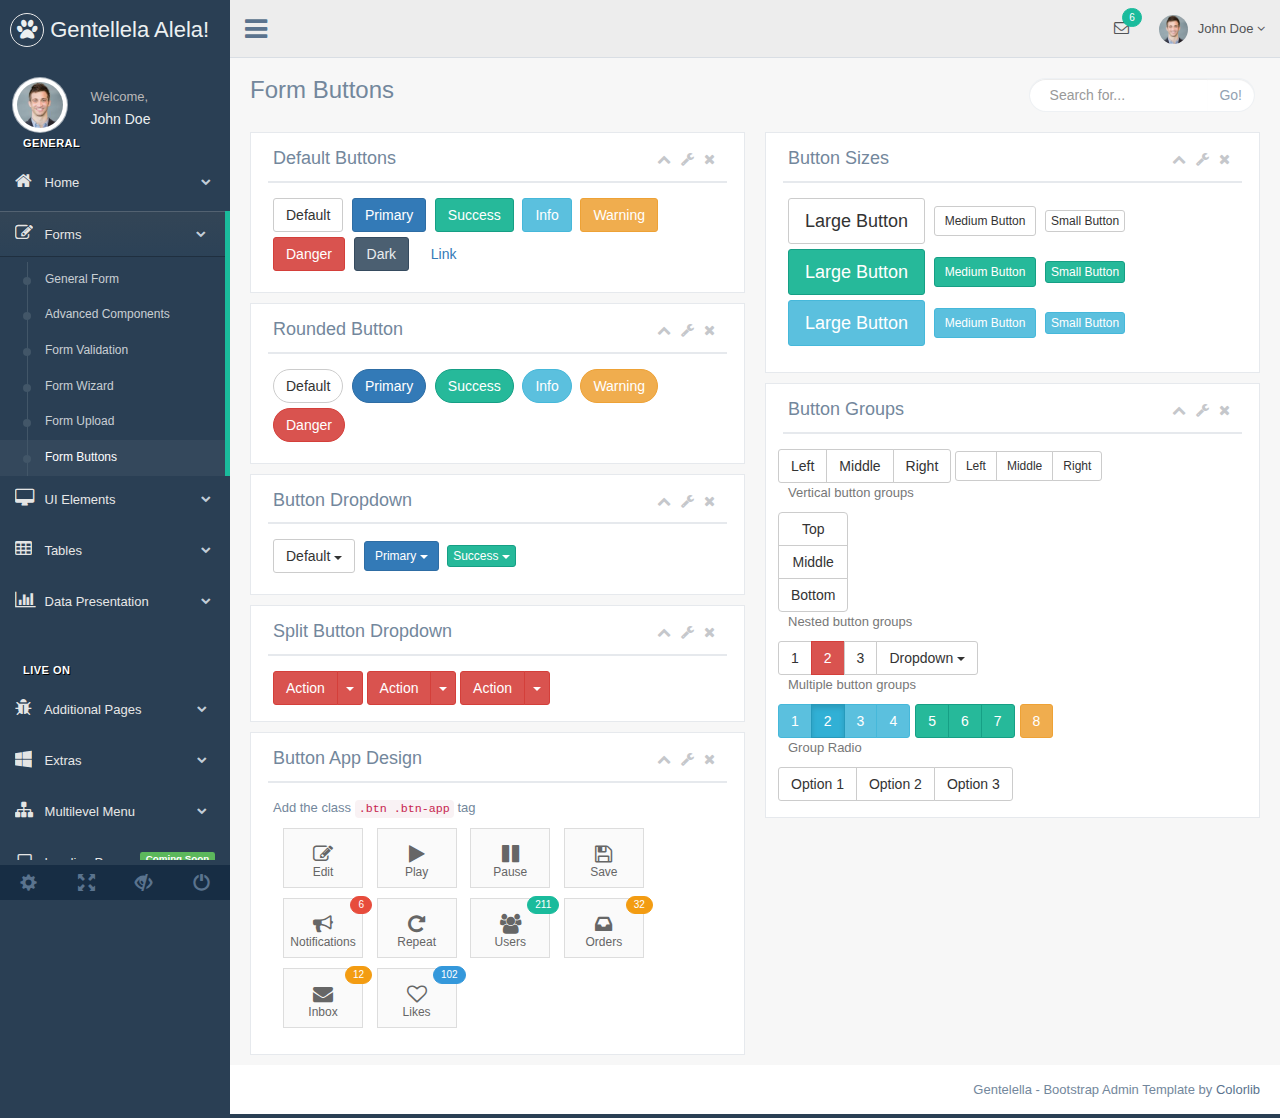
<file: APP/form_buttons.html>
<!DOCTYPE html>
<html lang="en">

<head>
  <meta http-equiv="Content-Type" content="text/html; charset=UTF-8">
  <!-- Meta, title, CSS, favicons, etc. -->
  <meta charset="utf-8">
  <meta http-equiv="X-UA-Compatible" content="IE=edge">
  <meta name="viewport" content="width=device-width, initial-scale=1">

  <title>Gentallela Alela! | </title>

  <!-- Bootstrap core CSS -->

  <link href="css/bootstrap.min.css" rel="stylesheet">

  <link href="fonts/css/font-awesome.min.css" rel="stylesheet">
  <link href="css/animate.min.css" rel="stylesheet">

  <!-- Custom styling plus plugins -->
  <link href="css/custom.css" rel="stylesheet">
  <link href="css/icheck/flat/green.css" rel="stylesheet">


  <script src="js/jquery.min.js"></script>

  <!--[if lt IE 9]>
        <script src="../assets/js/ie8-responsive-file-warning.js"></script>
        <![endif]-->

  <!-- HTML5 shim and Respond.js for IE8 support of HTML5 elements and media queries -->
  <!--[if lt IE 9]>
          <script src="https://oss.maxcdn.com/html5shiv/3.7.2/html5shiv.min.js"></script>
          <script src="https://oss.maxcdn.com/respond/1.4.2/respond.min.js"></script>
        <![endif]-->

</head>


<body class="nav-md">

  <div class="container body">


    <div class="main_container">

      <div class="col-md-3 left_col">
        <div class="left_col scroll-view">

          <div class="navbar nav_title" style="border: 0;">
            <a href="index.html" class="site_title"><i class="fa fa-paw"></i> <span>Gentellela Alela!</span></a>
          </div>
          <div class="clearfix"></div>


          <!-- menu prile quick info -->
          <div class="profile">
            <div class="profile_pic">
              <img src="images/img.jpg" alt="..." class="img-circle profile_img">
            </div>
            <div class="profile_info">
              <span>Welcome,</span>
              <h2>John Doe</h2>
            </div>
          </div>
          <!-- /menu prile quick info -->

          <br />

          <!-- sidebar menu -->
          <div id="sidebar-menu" class="main_menu_side hidden-print main_menu">

            <div class="menu_section">
              <h3>General</h3>
              <ul class="nav side-menu">
                <li><a><i class="fa fa-home"></i> Home <span class="fa fa-chevron-down"></span></a>
                  <ul class="nav child_menu" style="display: none">
                    <li><a href="index.html">Dashboard</a>
                    </li>
                    <li><a href="index2.html">Dashboard2</a>
                    </li>
                    <li><a href="index3.html">Dashboard3</a>
                    </li>
                  </ul>
                </li>
                <li><a><i class="fa fa-edit"></i> Forms <span class="fa fa-chevron-down"></span></a>
                  <ul class="nav child_menu" style="display: none">
                    <li><a href="form.html">General Form</a>
                    </li>
                    <li><a href="form_advanced.html">Advanced Components</a>
                    </li>
                    <li><a href="form_validation.html">Form Validation</a>
                    </li>
                    <li><a href="form_wizards.html">Form Wizard</a>
                    </li>
                    <li><a href="form_upload.html">Form Upload</a>
                    </li>
                    <li><a href="form_buttons.html">Form Buttons</a>
                    </li>
                  </ul>
                </li>
                <li><a><i class="fa fa-desktop"></i> UI Elements <span class="fa fa-chevron-down"></span></a>
                  <ul class="nav child_menu" style="display: none">
                    <li><a href="general_elements.html">General Elements</a>
                    </li>
                    <li><a href="media_gallery.html">Media Gallery</a>
                    </li>
                    <li><a href="typography.html">Typography</a>
                    </li>
                    <li><a href="icons.html">Icons</a>
                    </li>
                    <li><a href="glyphicons.html">Glyphicons</a>
                    </li>
                    <li><a href="widgets.html">Widgets</a>
                    </li>
                    <li><a href="invoice.html">Invoice</a>
                    </li>
                    <li><a href="inbox.html">Inbox</a>
                    </li>
                    <li><a href="calendar.html">Calendar</a>
                    </li>
                  </ul>
                </li>
                <li><a><i class="fa fa-table"></i> Tables <span class="fa fa-chevron-down"></span></a>
                  <ul class="nav child_menu" style="display: none">
                    <li><a href="tables.html">Tables</a>
                    </li>
                    <li><a href="tables_dynamic.html">Table Dynamic</a>
                    </li>
                  </ul>
                </li>
                <li><a><i class="fa fa-bar-chart-o"></i> Data Presentation <span class="fa fa-chevron-down"></span></a>
                  <ul class="nav child_menu" style="display: none">
                    <li><a href="chartjs.html">Chart JS</a>
                    </li>
                    <li><a href="chartjs2.html">Chart JS2</a>
                    </li>
                    <li><a href="morisjs.html">Moris JS</a>
                    </li>
                    <li><a href="echarts.html">ECharts </a>
                    </li>
                    <li><a href="other_charts.html">Other Charts </a>
                    </li>
                  </ul>
                </li>
              </ul>
            </div>
            <div class="menu_section">
              <h3>Live On</h3>
              <ul class="nav side-menu">
                <li><a><i class="fa fa-bug"></i> Additional Pages <span class="fa fa-chevron-down"></span></a>
                  <ul class="nav child_menu" style="display: none">
                    <li><a href="e_commerce.html">E-commerce</a>
                    </li>
                    <li><a href="projects.html">Projects</a>
                    </li>
                    <li><a href="project_detail.html">Project Detail</a>
                    </li>
                    <li><a href="contacts.html">Contacts</a>
                    </li>
                    <li><a href="profile.html">Profile</a>
                    </li>
                  </ul>
                </li>
                <li><a><i class="fa fa-windows"></i> Extras <span class="fa fa-chevron-down"></span></a>
                  <ul class="nav child_menu" style="display: none">
                    <li><a href="page_404.html">404 Error</a>
                    </li>
                    <li><a href="page_500.html">500 Error</a>
                    </li>
                    <li><a href="plain_page.html">Plain Page</a>
                    </li>
                    <li><a href="login.html">Login Page</a>
                    </li>
                    <li><a href="pricing_tables.html">Pricing Tables</a>
                    </li>
                  </ul>
                </li>
                <li><a><i class="fa fa-sitemap"></i> Multilevel Menu <span class="fa fa-chevron-down"></span></a>
                  <ul class="nav child_menu" style="display: none">
                      <li><a href="#level1_1">Level One</a>
                      <li><a>Level One<span class="fa fa-chevron-down"></span></a>
                        <ul class="nav child_menu" style="display: none">
                          <li class="sub_menu"><a href="level2.html">Level Two</a>
                          </li>
                          <li><a href="#level2_1">Level Two</a>
                          </li>
                          <li><a href="#level2_2">Level Two</a>
                          </li>
                        </ul>
                      </li>
                      <li><a href="#level1_2">Level One</a>
                      </li>
                  </ul>
                </li>
                <li><a href="javascript:void(0)"><i class="fa fa-laptop"></i> Landing Page <span class="label label-success pull-right">Coming Soon</span></a>
                </li>
              </ul>
            </div>

          </div>
          <!-- /sidebar menu -->

          <!-- /menu footer buttons -->
          <div class="sidebar-footer hidden-small">
            <a data-toggle="tooltip" data-placement="top" title="Settings">
              <span class="glyphicon glyphicon-cog" aria-hidden="true"></span>
            </a>
            <a data-toggle="tooltip" data-placement="top" title="FullScreen">
              <span class="glyphicon glyphicon-fullscreen" aria-hidden="true"></span>
            </a>
            <a data-toggle="tooltip" data-placement="top" title="Lock">
              <span class="glyphicon glyphicon-eye-close" aria-hidden="true"></span>
            </a>
            <a data-toggle="tooltip" data-placement="top" title="Logout">
              <span class="glyphicon glyphicon-off" aria-hidden="true"></span>
            </a>
          </div>
          <!-- /menu footer buttons -->
        </div>
      </div>

      <!-- top navigation -->
      <div class="top_nav">

        <div class="nav_menu">
          <nav class="" role="navigation">
            <div class="nav toggle">
              <a id="menu_toggle"><i class="fa fa-bars"></i></a>
            </div>

            <ul class="nav navbar-nav navbar-right">
              <li class="">
                <a href="javascript:;" class="user-profile dropdown-toggle" data-toggle="dropdown" aria-expanded="false">
                  <img src="images/img.jpg" alt="">John Doe
                  <span class=" fa fa-angle-down"></span>
                </a>
                <ul class="dropdown-menu dropdown-usermenu pull-right">
                  <li><a href="javascript:;">  Profile</a>
                  </li>
                  <li>
                    <a href="javascript:;">
                      <span class="badge bg-red pull-right">50%</span>
                      <span>Settings</span>
                    </a>
                  </li>
                  <li>
                    <a href="javascript:;">Help</a>
                  </li>
                  <li><a href="login.html"><i class="fa fa-sign-out pull-right"></i> Log Out</a>
                  </li>
                </ul>
              </li>

              <li role="presentation" class="dropdown">
                <a href="javascript:;" class="dropdown-toggle info-number" data-toggle="dropdown" aria-expanded="false">
                  <i class="fa fa-envelope-o"></i>
                  <span class="badge bg-green">6</span>
                </a>
                <ul id="menu1" class="dropdown-menu list-unstyled msg_list" role="menu">
                  <li>
                    <a>
                      <span class="image">
                                        <img src="images/img.jpg" alt="Profile Image" />
                                    </span>
                      <span>
                                        <span>John Smith</span>
                      <span class="time">3 mins ago</span>
                      </span>
                      <span class="message">
                                        Film festivals used to be do-or-die moments for movie makers. They were where...
                                    </span>
                    </a>
                  </li>
                  <li>
                    <a>
                      <span class="image">
                                        <img src="images/img.jpg" alt="Profile Image" />
                                    </span>
                      <span>
                                        <span>John Smith</span>
                      <span class="time">3 mins ago</span>
                      </span>
                      <span class="message">
                                        Film festivals used to be do-or-die moments for movie makers. They were where...
                                    </span>
                    </a>
                  </li>
                  <li>
                    <a>
                      <span class="image">
                                        <img src="images/img.jpg" alt="Profile Image" />
                                    </span>
                      <span>
                                        <span>John Smith</span>
                      <span class="time">3 mins ago</span>
                      </span>
                      <span class="message">
                                        Film festivals used to be do-or-die moments for movie makers. They were where...
                                    </span>
                    </a>
                  </li>
                  <li>
                    <a>
                      <span class="image">
                                        <img src="images/img.jpg" alt="Profile Image" />
                                    </span>
                      <span>
                                        <span>John Smith</span>
                      <span class="time">3 mins ago</span>
                      </span>
                      <span class="message">
                                        Film festivals used to be do-or-die moments for movie makers. They were where...
                                    </span>
                    </a>
                  </li>
                  <li>
                    <div class="text-center">
                      <a>
                        <strong>See All Alerts</strong>
                        <i class="fa fa-angle-right"></i>
                      </a>
                    </div>
                  </li>
                </ul>
              </li>

            </ul>
          </nav>
        </div>

      </div>
      <!-- /top navigation -->

      <!-- page content -->

      <div class="right_col" role="main">
        <div class="">

          <div class="page-title">
            <div class="title_left">
              <h3>Form Buttons</h3>
            </div>

            <div class="title_right">
              <div class="col-md-5 col-sm-5 col-xs-12 form-group pull-right top_search">
                <div class="input-group">
                  <input type="text" class="form-control" placeholder="Search for...">
                  <span class="input-group-btn">
                            <button class="btn btn-default" type="button">Go!</button>
                        </span>
                </div>
              </div>
            </div>
          </div>
          <div class="clearfix"></div>

          <div class="row">

            <div class="col-md-6">

              <div class="x_panel">
                <div class="x_title">
                  <h2>Default Buttons </h2>
                  <ul class="nav navbar-right panel_toolbox">
                    <li><a class="collapse-link"><i class="fa fa-chevron-up"></i></a>
                    </li>
                    <li class="dropdown">
                      <a href="#" class="dropdown-toggle" data-toggle="dropdown" role="button" aria-expanded="false"><i class="fa fa-wrench"></i></a>
                      <ul class="dropdown-menu" role="menu">
                        <li><a href="#">Settings 1</a>
                        </li>
                        <li><a href="#">Settings 2</a>
                        </li>
                      </ul>
                    </li>
                    <li><a class="close-link"><i class="fa fa-close"></i></a>
                    </li>
                  </ul>
                  <div class="clearfix"></div>
                </div>
                <div class="x_content">
                  <button type="button" class="btn btn-default">Default</button>

                  <button type="button" class="btn btn-primary">Primary</button>

                  <button type="button" class="btn btn-success">Success</button>

                  <button type="button" class="btn btn-info">Info</button>

                  <button type="button" class="btn btn-warning">Warning</button>

                  <button type="button" class="btn btn-danger">Danger</button>

                  <button type="button" class="btn btn-dark">Dark</button>

                  <button type="button" class="btn btn-link">Link</button>
                </div>
              </div>


              <div class="x_panel">
                <div class="x_title">
                  <h2>Rounded Button</h2>
                  <ul class="nav navbar-right panel_toolbox">
                    <li><a class="collapse-link"><i class="fa fa-chevron-up"></i></a>
                    </li>
                    <li class="dropdown">
                      <a href="#" class="dropdown-toggle" data-toggle="dropdown" role="button" aria-expanded="false"><i class="fa fa-wrench"></i></a>
                      <ul class="dropdown-menu" role="menu">
                        <li><a href="#">Settings 1</a>
                        </li>
                        <li><a href="#">Settings 2</a>
                        </li>
                      </ul>
                    </li>
                    <li><a class="close-link"><i class="fa fa-close"></i></a>
                    </li>
                  </ul>
                  <div class="clearfix"></div>
                </div>
                <div class="x_content">
                  <button type="button" class="btn btn-round btn-default">Default</button>
                  <button type="button" class="btn btn-round btn-primary">Primary</button>
                  <button type="button" class="btn btn-round btn-success">Success</button>
                  <button type="button" class="btn btn-round btn-info">Info</button>
                  <button type="button" class="btn btn-round btn-warning">Warning</button>
                  <button type="button" class="btn btn-round btn-danger">Danger</button>
                </div>
              </div>

              <div class="x_panel">
                <div class="x_title">
                  <h2>Button Dropdown</h2>
                  <ul class="nav navbar-right panel_toolbox">
                    <li><a class="collapse-link"><i class="fa fa-chevron-up"></i></a>
                    </li>
                    <li class="dropdown">
                      <a href="#" class="dropdown-toggle" data-toggle="dropdown" role="button" aria-expanded="false"><i class="fa fa-wrench"></i></a>
                      <ul class="dropdown-menu" role="menu">
                        <li><a href="#">Settings 1</a>
                        </li>
                        <li><a href="#">Settings 2</a>
                        </li>
                      </ul>
                    </li>
                    <li><a class="close-link"><i class="fa fa-close"></i></a>
                    </li>
                  </ul>
                  <div class="clearfix"></div>
                </div>
                <div class="x_content">

                  <button data-toggle="dropdown" class="btn btn-default dropdown-toggle" type="button" aria-expanded="false">Default <span class="caret"></span>
                  </button>
                  <ul role="menu" class="dropdown-menu">
                    <li><a href="#">Action</a>
                    </li>
                    <li><a href="#">Another action</a>
                    </li>
                    <li><a href="#">Something else here</a>
                    </li>
                    <li class="divider"></li>
                    <li><a href="#">Separated link</a>
                    </li>
                  </ul>

                  <button data-toggle="dropdown" class="btn btn-primary dropdown-toggle btn-sm" type="button" aria-expanded="false">Primary <span class="caret"></span>
                  </button>
                  <ul role="menu" class="dropdown-menu">
                    <li><a href="#">Action</a>
                    </li>
                    <li><a href="#">Another action</a>
                    </li>
                    <li><a href="#">Something else here</a>
                    </li>
                    <li class="divider"></li>
                    <li><a href="#">Separated link</a>
                    </li>
                  </ul>

                  <button data-toggle="dropdown" class="btn btn-success dropdown-toggle btn-xs" type="button">Success <span class="caret"></span>
                  </button>
                  <ul role="menu" class="dropdown-menu">
                    <li><a href="#">Action</a>
                    </li>
                    <li><a href="#">Another action</a>
                    </li>
                    <li><a href="#">Something else here</a>
                    </li>
                    <li class="divider"></li>
                    <li><a href="#">Separated link</a>
                    </li>
                  </ul>


                </div>
              </div>


              <div class="x_panel">
                <div class="x_title">
                  <h2>Split Button Dropdown</h2>
                  <ul class="nav navbar-right panel_toolbox">
                    <li><a class="collapse-link"><i class="fa fa-chevron-up"></i></a>
                    </li>
                    <li class="dropdown">
                      <a href="#" class="dropdown-toggle" data-toggle="dropdown" role="button" aria-expanded="false"><i class="fa fa-wrench"></i></a>
                      <ul class="dropdown-menu" role="menu">
                        <li><a href="#">Settings 1</a>
                        </li>
                        <li><a href="#">Settings 2</a>
                        </li>
                      </ul>
                    </li>
                    <li><a class="close-link"><i class="fa fa-close"></i></a>
                    </li>
                  </ul>
                  <div class="clearfix"></div>
                </div>
                <div class="x_content">

                  <!-- Split button -->
                  <div class="btn-group">
                    <button type="button" class="btn btn-danger">Action</button>
                    <button type="button" class="btn btn-danger dropdown-toggle" data-toggle="dropdown" aria-expanded="false">
                      <span class="caret"></span>
                      <span class="sr-only">Toggle Dropdown</span>
                    </button>
                    <ul class="dropdown-menu" role="menu">
                      <li><a href="#">Action</a>
                      </li>
                      <li><a href="#">Another action</a>
                      </li>
                      <li><a href="#">Something else here</a>
                      </li>
                      <li class="divider"></li>
                      <li><a href="#">Separated link</a>
                      </li>
                    </ul>
                  </div>

                  <!-- Split button -->
                  <div class="btn-group">
                    <button type="button" class="btn btn-danger">Action</button>
                    <button type="button" class="btn btn-danger dropdown-toggle" data-toggle="dropdown" aria-expanded="false">
                      <span class="caret"></span>
                      <span class="sr-only">Toggle Dropdown</span>
                    </button>
                    <ul class="dropdown-menu" role="menu">
                      <li><a href="#">Action</a>
                      </li>
                      <li><a href="#">Another action</a>
                      </li>
                      <li><a href="#">Something else here</a>
                      </li>
                      <li class="divider"></li>
                      <li><a href="#">Separated link</a>
                      </li>
                    </ul>
                  </div>

                  <!-- Split button -->
                  <div class="btn-group">
                    <button type="button" class="btn btn-danger">Action</button>
                    <button type="button" class="btn btn-danger dropdown-toggle" data-toggle="dropdown" aria-expanded="false">
                      <span class="caret"></span>
                      <span class="sr-only">Toggle Dropdown</span>
                    </button>
                    <ul class="dropdown-menu" role="menu">
                      <li><a href="#">Action</a>
                      </li>
                      <li><a href="#">Another action</a>
                      </li>
                      <li><a href="#">Something else here</a>
                      </li>
                      <li class="divider"></li>
                      <li><a href="#">Separated link</a>
                      </li>
                    </ul>
                  </div>


                </div>
              </div>


              <div class="x_panel">
                <div class="x_title">
                  <h2>Button App Design</h2>
                  <ul class="nav navbar-right panel_toolbox">
                    <li><a class="collapse-link"><i class="fa fa-chevron-up"></i></a>
                    </li>
                    <li class="dropdown">
                      <a href="#" class="dropdown-toggle" data-toggle="dropdown" role="button" aria-expanded="false"><i class="fa fa-wrench"></i></a>
                      <ul class="dropdown-menu" role="menu">
                        <li><a href="#">Settings 1</a>
                        </li>
                        <li><a href="#">Settings 2</a>
                        </li>
                      </ul>
                    </li>
                    <li><a class="close-link"><i class="fa fa-close"></i></a>
                    </li>
                  </ul>
                  <div class="clearfix"></div>
                </div>
                <div class="x_content">
                  <p>Add the class <code>.btn .btn-app</code> tag</p>
                  <a class="btn btn-app">
                    <i class="fa fa-edit"></i> Edit
                  </a>
                  <a class="btn btn-app">
                    <i class="fa fa-play"></i> Play
                  </a>
                  <a class="btn btn-app">
                    <i class="fa fa-pause"></i> Pause
                  </a>
                  <a class="btn btn-app">
                    <i class="fa fa-save"></i> Save
                  </a>
                  <a class="btn btn-app">
                    <span class="badge bg-red">6</span>
                    <i class="fa fa-bullhorn"></i> Notifications
                  </a>
                  <a class="btn btn-app">
                    <i class="fa fa-repeat"></i> Repeat
                  </a>
                  <a class="btn btn-app">
                    <span class="badge bg-green">211</span>
                    <i class="fa fa-users"></i> Users
                  </a>
                  <a class="btn btn-app">
                    <span class="badge bg-orange">32</span>
                    <i class="fa fa-inbox"></i> Orders
                  </a>
                  <a class="btn btn-app">
                    <span class="badge bg-orange">12</span>
                    <i class="fa fa-envelope"></i> Inbox
                  </a>
                  <a class="btn btn-app">
                    <span class="badge bg-blue">102</span>
                    <i class="fa fa-heart-o"></i> Likes
                  </a>
                </div>
              </div>

            </div>

            <div class="col-md-6">

              <div class="x_panel">
                <div class="x_title">
                  <h2>Button Sizes</h2>
                  <ul class="nav navbar-right panel_toolbox">
                    <li><a class="collapse-link"><i class="fa fa-chevron-up"></i></a>
                    </li>
                    <li class="dropdown">
                      <a href="#" class="dropdown-toggle" data-toggle="dropdown" role="button" aria-expanded="false"><i class="fa fa-wrench"></i></a>
                      <ul class="dropdown-menu" role="menu">
                        <li><a href="#">Settings 1</a>
                        </li>
                        <li><a href="#">Settings 2</a>
                        </li>
                      </ul>
                    </li>
                    <li><a class="close-link"><i class="fa fa-close"></i></a>
                    </li>
                  </ul>
                  <div class="clearfix"></div>
                </div>
                <div class="x_content">
                  <div class="buttons">
                    <!-- Standard button -->
                    <button type="button" class="btn btn-default btn-lg">Large Button</button>
                    <button type="button" class="btn btn-default btn-sm">Medium Button</button>
                    <button type="button" class="btn btn-default btn-xs">Small Button</button>
                    <br>

                    <button type="button" class="btn btn-success btn-lg">Large Button</button>
                    <button type="button" class="btn btn-success btn-sm">Medium Button</button>
                    <button type="button" class="btn btn-success btn-xs">Small Button</button>
                    <br>

                    <button type="button" class="btn btn-info btn-lg">Large Button</button>
                    <button type="button" class="btn btn-info btn-sm">Medium Button</button>
                    <button type="button" class="btn btn-info btn-xs">Small Button</button>
                    <br>
                  </div>
                </div>

              </div>


              <div class="x_panel">
                <div class="x_title">
                  <h2>Button Groups</h2>
                  <ul class="nav navbar-right panel_toolbox">
                    <li><a class="collapse-link"><i class="fa fa-chevron-up"></i></a>
                    </li>
                    <li class="dropdown">
                      <a href="#" class="dropdown-toggle" data-toggle="dropdown" role="button" aria-expanded="false"><i class="fa fa-wrench"></i></a>
                      <ul class="dropdown-menu" role="menu">
                        <li><a href="#">Settings 1</a>
                        </li>
                        <li><a href="#">Settings 2</a>
                        </li>
                      </ul>
                    </li>
                    <li><a class="close-link"><i class="fa fa-close"></i></a>
                    </li>
                  </ul>
                  <div class="clearfix"></div>
                </div>
                <div class="x_content">
                  <div class="row">
                    <div class="btn-group">
                      <button class="btn btn-default" type="button">Left</button>
                      <button class="btn btn-default" type="button">Middle</button>
                      <button class="btn btn-default" type="button">Right</button>
                    </div>
                    <div class="btn-group  btn-group-sm">
                      <button class="btn btn-default" type="button">Left</button>
                      <button class="btn btn-default" type="button">Middle</button>
                      <button class="btn btn-default" type="button">Right</button>
                    </div>
                  </div>
                  <p class="text-muted">Vertical button groups</p>
                  <div class="row">
                    <div class="btn-group-vertical">
                      <button class="btn btn-default" type="button">Top</button>
                      <button class="btn btn-default" type="button">Middle</button>
                      <button class="btn btn-default" type="button">Bottom</button>
                    </div>
                  </div>
                  <p class="text-muted">Nested button groups</p>
                  <div class="row">
                    <div class="btn-group">
                      <button class="btn btn-default" type="button">1</button>
                      <button class="btn btn-danger" type="button">2</button>
                      <button class="btn btn-default" type="button">3</button>
                      <div class="btn-group">
                        <button data-toggle="dropdown" class="btn btn-default dropdown-toggle" type="button"> Dropdown <span class="caret"></span> </button>
                        <ul class="dropdown-menu">
                          <li><a href="#">Dropdown link 1</a>
                          </li>
                          <li><a href="#">Dropdown link 2</a>
                          </li>
                          <li><a href="#">Dropdown link 3</a>
                          </li>
                        </ul>
                      </div>
                    </div>
                  </div>

                  <p class="text-muted">Multiple button groups</p>
                  <div class="row">
                    <div class="btn-toolbar">
                      <div class="btn-group">
                        <button class="btn btn-info" type="button">1</button>
                        <button class="btn btn-info active" type="button">2</button>
                        <button class="btn btn-info" type="button">3</button>
                        <button class="btn btn-info" type="button">4</button>
                      </div>
                      <div class="btn-group">
                        <button class="btn btn-success" type="button">5</button>
                        <button class="btn btn-success" type="button">6</button>
                        <button class="btn btn-success" type="button">7</button>
                      </div>
                      <div class="btn-group">
                        <button class="btn btn-warning" type="button">8</button>
                      </div>
                    </div>
                  </div>

                  <p class="text-muted">Group Radio</p>
                  <div class="row">
                    <div class="btn-group" data-toggle="buttons">
                      <label class="btn btn-default">
                        <input type="radio" name="options" id="option1"> Option 1
                      </label>
                      <label class="btn btn-default">
                        <input type="radio" name="options" id="option2"> Option 2
                      </label>
                      <label class="btn btn-default">
                        <input type="radio" name="options" id="option3"> Option 3
                      </label>
                    </div>
                  </div>
                </div>
              </div>
            </div>
          </div>
        </div>
      </div>
      <!-- /page content -->

      <!-- footer content -->
      <footer>
        <div class="pull-right">
          Gentelella - Bootstrap Admin Template by <a href="https://colorlib.com">Colorlib</a>
        </div>
        <div class="clearfix"></div>
      </footer>
      <!-- /footer content -->
    </div>
  </div>

  <div id="custom_notifications" class="custom-notifications dsp_none">
    <ul class="list-unstyled notifications clearfix" data-tabbed_notifications="notif-group">
    </ul>
    <div class="clearfix"></div>
    <div id="notif-group" class="tabbed_notifications"></div>
  </div>

  <script src="js/bootstrap.min.js"></script>

  <!-- bootstrap progress js -->
  <script src="js/progressbar/bootstrap-progressbar.min.js"></script>
  
  <!-- icheck -->
  <script src="js/icheck/icheck.min.js"></script>

  <script src="js/custom.js"></script>
  <!-- pace -->
  <script src="js/pace/pace.min.js"></script>
</body>

</html>
</file>
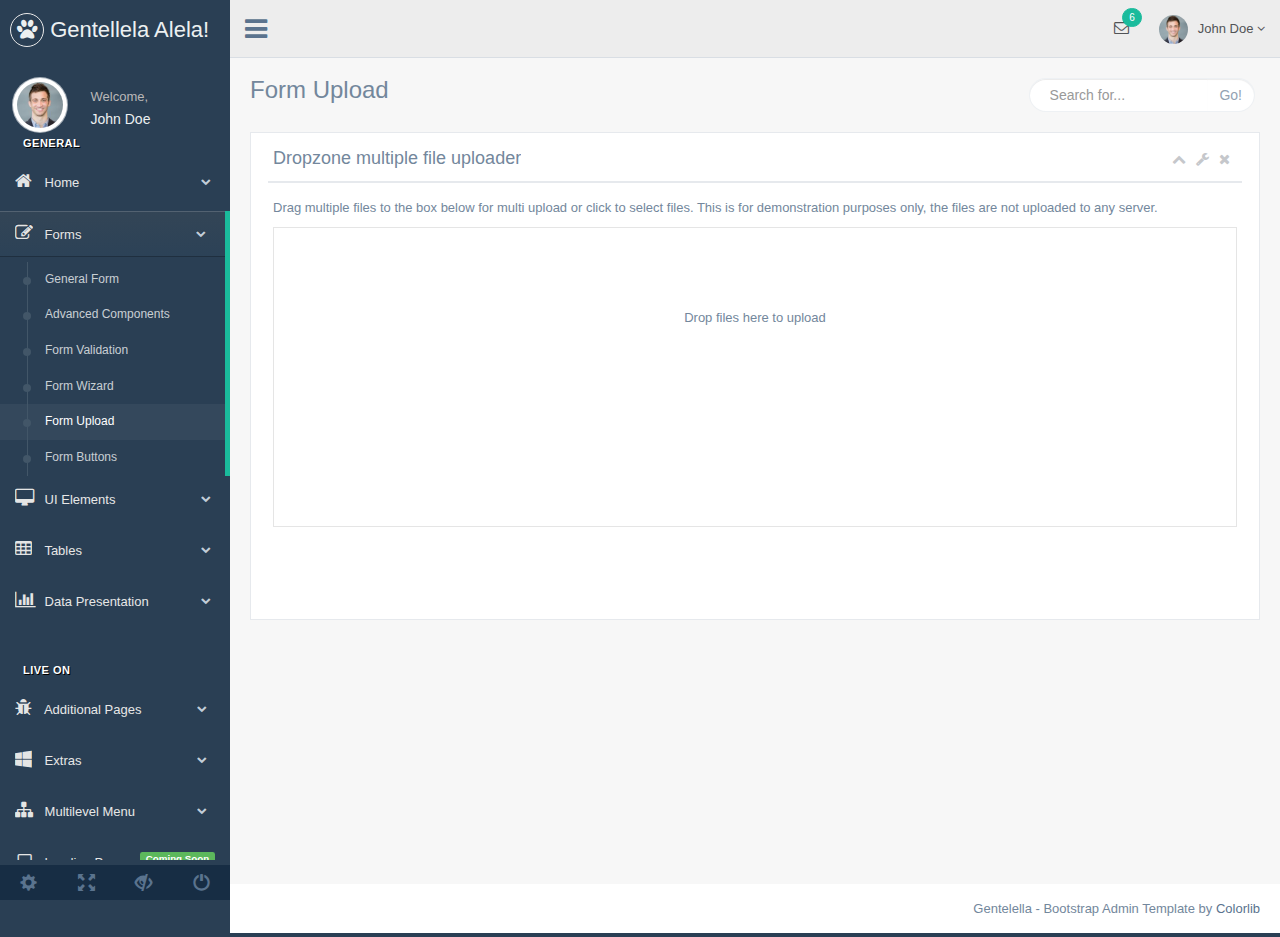
<file: APP/form_upload.html>
<!DOCTYPE html>
<html lang="en">

<head>
  <meta http-equiv="Content-Type" content="text/html; charset=UTF-8">
  <!-- Meta, title, CSS, favicons, etc. -->
  <meta charset="utf-8">
  <meta http-equiv="X-UA-Compatible" content="IE=edge">
  <meta name="viewport" content="width=device-width, initial-scale=1">

  <title>Gentallela Alela! | </title>

  <!-- Bootstrap core CSS -->

  <link href="css/bootstrap.min.css" rel="stylesheet">

  <link href="fonts/css/font-awesome.min.css" rel="stylesheet">
  <link href="css/animate.min.css" rel="stylesheet">

  <!-- Custom styling plus plugins -->
  <link href="css/custom.css" rel="stylesheet">
  <link href="css/icheck/flat/green.css" rel="stylesheet">


  <script src="js/jquery.min.js"></script>

  <!--[if lt IE 9]>
        <script src="../assets/js/ie8-responsive-file-warning.js"></script>
        <![endif]-->

  <!-- HTML5 shim and Respond.js for IE8 support of HTML5 elements and media queries -->
  <!--[if lt IE 9]>
          <script src="https://oss.maxcdn.com/html5shiv/3.7.2/html5shiv.min.js"></script>
          <script src="https://oss.maxcdn.com/respond/1.4.2/respond.min.js"></script>
        <![endif]-->

</head>


<body class="nav-md">

  <div class="container body">


    <div class="main_container">

      <div class="col-md-3 left_col">
        <div class="left_col scroll-view">

          <div class="navbar nav_title" style="border: 0;">
            <a href="index.html" class="site_title"><i class="fa fa-paw"></i> <span>Gentellela Alela!</span></a>
          </div>
          <div class="clearfix"></div>


          <!-- menu prile quick info -->
          <div class="profile">
            <div class="profile_pic">
              <img src="images/img.jpg" alt="..." class="img-circle profile_img">
            </div>
            <div class="profile_info">
              <span>Welcome,</span>
              <h2>John Doe</h2>
            </div>
          </div>
          <!-- /menu prile quick info -->

          <br />

          <!-- sidebar menu -->
          <div id="sidebar-menu" class="main_menu_side hidden-print main_menu">

            <div class="menu_section">
              <h3>General</h3>
              <ul class="nav side-menu">
                <li><a><i class="fa fa-home"></i> Home <span class="fa fa-chevron-down"></span></a>
                  <ul class="nav child_menu" style="display: none">
                    <li><a href="index.html">Dashboard</a>
                    </li>
                    <li><a href="index2.html">Dashboard2</a>
                    </li>
                    <li><a href="index3.html">Dashboard3</a>
                    </li>
                  </ul>
                </li>
                <li><a><i class="fa fa-edit"></i> Forms <span class="fa fa-chevron-down"></span></a>
                  <ul class="nav child_menu" style="display: none">
                    <li><a href="form.html">General Form</a>
                    </li>
                    <li><a href="form_advanced.html">Advanced Components</a>
                    </li>
                    <li><a href="form_validation.html">Form Validation</a>
                    </li>
                    <li><a href="form_wizards.html">Form Wizard</a>
                    </li>
                    <li><a href="form_upload.html">Form Upload</a>
                    </li>
                    <li><a href="form_buttons.html">Form Buttons</a>
                    </li>
                  </ul>
                </li>
                <li><a><i class="fa fa-desktop"></i> UI Elements <span class="fa fa-chevron-down"></span></a>
                  <ul class="nav child_menu" style="display: none">
                    <li><a href="general_elements.html">General Elements</a>
                    </li>
                    <li><a href="media_gallery.html">Media Gallery</a>
                    </li>
                    <li><a href="typography.html">Typography</a>
                    </li>
                    <li><a href="icons.html">Icons</a>
                    </li>
                    <li><a href="glyphicons.html">Glyphicons</a>
                    </li>
                    <li><a href="widgets.html">Widgets</a>
                    </li>
                    <li><a href="invoice.html">Invoice</a>
                    </li>
                    <li><a href="inbox.html">Inbox</a>
                    </li>
                    <li><a href="calendar.html">Calendar</a>
                    </li>
                  </ul>
                </li>
                <li><a><i class="fa fa-table"></i> Tables <span class="fa fa-chevron-down"></span></a>
                  <ul class="nav child_menu" style="display: none">
                    <li><a href="tables.html">Tables</a>
                    </li>
                    <li><a href="tables_dynamic.html">Table Dynamic</a>
                    </li>
                  </ul>
                </li>
                <li><a><i class="fa fa-bar-chart-o"></i> Data Presentation <span class="fa fa-chevron-down"></span></a>
                  <ul class="nav child_menu" style="display: none">
                    <li><a href="chartjs.html">Chart JS</a>
                    </li>
                    <li><a href="chartjs2.html">Chart JS2</a>
                    </li>
                    <li><a href="morisjs.html">Moris JS</a>
                    </li>
                    <li><a href="echarts.html">ECharts </a>
                    </li>
                    <li><a href="other_charts.html">Other Charts </a>
                    </li>
                  </ul>
                </li>
              </ul>
            </div>
            <div class="menu_section">
              <h3>Live On</h3>
              <ul class="nav side-menu">
                <li><a><i class="fa fa-bug"></i> Additional Pages <span class="fa fa-chevron-down"></span></a>
                  <ul class="nav child_menu" style="display: none">
                    <li><a href="e_commerce.html">E-commerce</a>
                    </li>
                    <li><a href="projects.html">Projects</a>
                    </li>
                    <li><a href="project_detail.html">Project Detail</a>
                    </li>
                    <li><a href="contacts.html">Contacts</a>
                    </li>
                    <li><a href="profile.html">Profile</a>
                    </li>
                  </ul>
                </li>
                <li><a><i class="fa fa-windows"></i> Extras <span class="fa fa-chevron-down"></span></a>
                  <ul class="nav child_menu" style="display: none">
                    <li><a href="page_404.html">404 Error</a>
                    </li>
                    <li><a href="page_500.html">500 Error</a>
                    </li>
                    <li><a href="plain_page.html">Plain Page</a>
                    </li>
                    <li><a href="login.html">Login Page</a>
                    </li>
                    <li><a href="pricing_tables.html">Pricing Tables</a>
                    </li>
                  </ul>
                </li>
                <li><a><i class="fa fa-sitemap"></i> Multilevel Menu <span class="fa fa-chevron-down"></span></a>
                  <ul class="nav child_menu" style="display: none">
                      <li><a href="#level1_1">Level One</a>
                      <li><a>Level One<span class="fa fa-chevron-down"></span></a>
                        <ul class="nav child_menu" style="display: none">
                          <li class="sub_menu"><a href="level2.html">Level Two</a>
                          </li>
                          <li><a href="#level2_1">Level Two</a>
                          </li>
                          <li><a href="#level2_2">Level Two</a>
                          </li>
                        </ul>
                      </li>
                      <li><a href="#level1_2">Level One</a>
                      </li>
                  </ul>
                </li>
                <li><a href="javascript:void(0)"><i class="fa fa-laptop"></i> Landing Page <span class="label label-success pull-right">Coming Soon</span></a>
                </li>
              </ul>
            </div>

          </div>
          <!-- /sidebar menu -->

          <!-- /menu footer buttons -->
          <div class="sidebar-footer hidden-small">
            <a data-toggle="tooltip" data-placement="top" title="Settings">
              <span class="glyphicon glyphicon-cog" aria-hidden="true"></span>
            </a>
            <a data-toggle="tooltip" data-placement="top" title="FullScreen">
              <span class="glyphicon glyphicon-fullscreen" aria-hidden="true"></span>
            </a>
            <a data-toggle="tooltip" data-placement="top" title="Lock">
              <span class="glyphicon glyphicon-eye-close" aria-hidden="true"></span>
            </a>
            <a data-toggle="tooltip" data-placement="top" title="Logout">
              <span class="glyphicon glyphicon-off" aria-hidden="true"></span>
            </a>
          </div>
          <!-- /menu footer buttons -->
        </div>
      </div>

      <!-- top navigation -->
      <div class="top_nav">

        <div class="nav_menu">
          <nav class="" role="navigation">
            <div class="nav toggle">
              <a id="menu_toggle"><i class="fa fa-bars"></i></a>
            </div>

            <ul class="nav navbar-nav navbar-right">
              <li class="">
                <a href="javascript:;" class="user-profile dropdown-toggle" data-toggle="dropdown" aria-expanded="false">
                  <img src="images/img.jpg" alt="">John Doe
                  <span class=" fa fa-angle-down"></span>
                </a>
                <ul class="dropdown-menu dropdown-usermenu pull-right">
                  <li><a href="javascript:;">  Profile</a>
                  </li>
                  <li>
                    <a href="javascript:;">
                      <span class="badge bg-red pull-right">50%</span>
                      <span>Settings</span>
                    </a>
                  </li>
                  <li>
                    <a href="javascript:;">Help</a>
                  </li>
                  <li><a href="login.html"><i class="fa fa-sign-out pull-right"></i> Log Out</a>
                  </li>
                </ul>
              </li>

              <li role="presentation" class="dropdown">
                <a href="javascript:;" class="dropdown-toggle info-number" data-toggle="dropdown" aria-expanded="false">
                  <i class="fa fa-envelope-o"></i>
                  <span class="badge bg-green">6</span>
                </a>
                <ul id="menu1" class="dropdown-menu list-unstyled msg_list" role="menu">
                  <li>
                    <a>
                      <span class="image">
                                        <img src="images/img.jpg" alt="Profile Image" />
                                    </span>
                      <span>
                                        <span>John Smith</span>
                      <span class="time">3 mins ago</span>
                      </span>
                      <span class="message">
                                        Film festivals used to be do-or-die moments for movie makers. They were where...
                                    </span>
                    </a>
                  </li>
                  <li>
                    <a>
                      <span class="image">
                                        <img src="images/img.jpg" alt="Profile Image" />
                                    </span>
                      <span>
                                        <span>John Smith</span>
                      <span class="time">3 mins ago</span>
                      </span>
                      <span class="message">
                                        Film festivals used to be do-or-die moments for movie makers. They were where...
                                    </span>
                    </a>
                  </li>
                  <li>
                    <a>
                      <span class="image">
                                        <img src="images/img.jpg" alt="Profile Image" />
                                    </span>
                      <span>
                                        <span>John Smith</span>
                      <span class="time">3 mins ago</span>
                      </span>
                      <span class="message">
                                        Film festivals used to be do-or-die moments for movie makers. They were where...
                                    </span>
                    </a>
                  </li>
                  <li>
                    <a>
                      <span class="image">
                                        <img src="images/img.jpg" alt="Profile Image" />
                                    </span>
                      <span>
                                        <span>John Smith</span>
                      <span class="time">3 mins ago</span>
                      </span>
                      <span class="message">
                                        Film festivals used to be do-or-die moments for movie makers. They were where...
                                    </span>
                    </a>
                  </li>
                  <li>
                    <div class="text-center">
                      <a>
                        <strong>See All Alerts</strong>
                        <i class="fa fa-angle-right"></i>
                      </a>
                    </div>
                  </li>
                </ul>
              </li>

            </ul>
          </nav>
        </div>

      </div>
      <!-- /top navigation -->

      <!-- page content -->
      <div class="right_col" role="main">

        <div class="">
          <div class="page-title">
            <div class="title_left">
              <h3>Form Upload </h3>
            </div>

            <div class="title_right">
              <div class="col-md-5 col-sm-5 col-xs-12 form-group pull-right top_search">
                <div class="input-group">
                  <input type="text" class="form-control" placeholder="Search for...">
                  <span class="input-group-btn">
                            <button class="btn btn-default" type="button">Go!</button>
                        </span>
                </div>
              </div>
            </div>
          </div>
          <div class="clearfix"></div>

          <div class="row">
            <div class="col-md-12 col-sm-12 col-xs-12">
              <div class="x_panel">
                <div class="x_title">
                  <h2>Dropzone multiple file uploader</h2>
                  <ul class="nav navbar-right panel_toolbox">
                    <li><a class="collapse-link"><i class="fa fa-chevron-up"></i></a>
                    </li>
                    <li class="dropdown">
                      <a href="#" class="dropdown-toggle" data-toggle="dropdown" role="button" aria-expanded="false"><i class="fa fa-wrench"></i></a>
                      <ul class="dropdown-menu" role="menu">
                        <li><a href="#">Settings 1</a>
                        </li>
                        <li><a href="#">Settings 2</a>
                        </li>
                      </ul>
                    </li>
                    <li><a class="close-link"><i class="fa fa-close"></i></a>
                    </li>
                  </ul>
                  <div class="clearfix"></div>
                </div>
                <div class="x_content">
                  <p>Drag multiple files to the box below for multi upload or click to select files. This is for demonstration purposes only, the files are not uploaded to any server.</p>
                  <form action="choices/form_upload.html" class="dropzone" style="border: 1px solid #e5e5e5; height: 300px; "></form>
                  <br />
                  <br />
                  <br />
                  <br />
                </div>
              </div>
            </div>
          </div>
        </div>
      </div>
      <!-- /page content -->

      <!-- footer content -->
      <footer>
        <div class="pull-right">
          Gentelella - Bootstrap Admin Template by <a href="https://colorlib.com">Colorlib</a>
        </div>
        <div class="clearfix"></div>
      </footer>
      <!-- /footer content -->
    </div>
  </div>

  <div id="custom_notifications" class="custom-notifications dsp_none">
    <ul class="list-unstyled notifications clearfix" data-tabbed_notifications="notif-group">
    </ul>
    <div class="clearfix"></div>
    <div id="notif-group" class="tabbed_notifications"></div>
  </div>

  <script src="js/bootstrap.min.js"></script>

  <!-- bootstrap progress js -->
  <script src="js/progressbar/bootstrap-progressbar.min.js"></script>

  <!-- icheck -->
  <script src="js/icheck/icheck.min.js"></script>

  <script src="js/custom.js"></script>
  <!-- dropzone -->
  <script src="js/dropzone/dropzone.js"></script>
  <!-- pace -->
  <script src="js/pace/pace.min.js"></script>
</body>

</html>
</file>
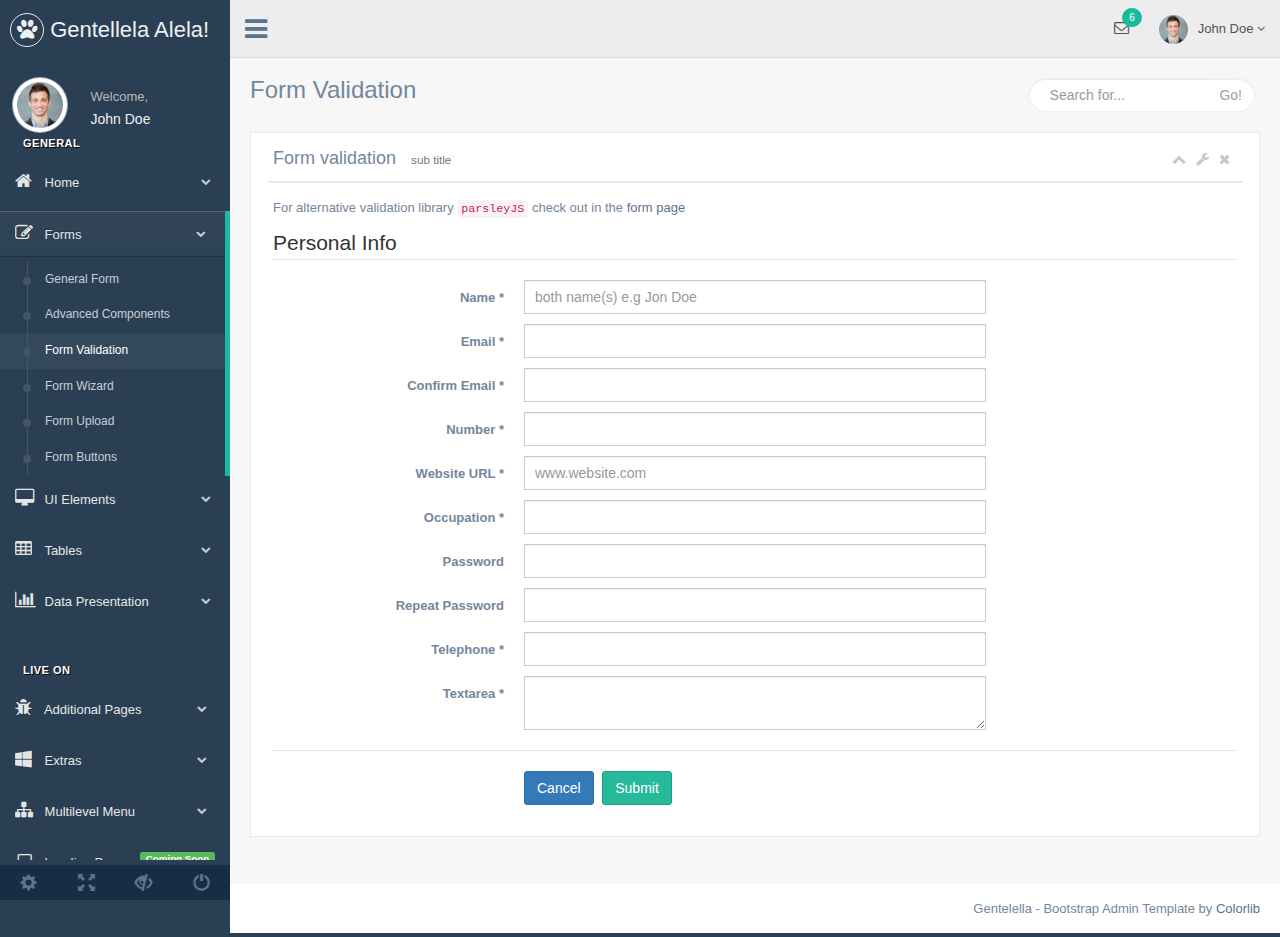
<file: APP/form_validation.html>
<!DOCTYPE html>
<html lang="en">

<head>
  <meta http-equiv="Content-Type" content="text/html; charset=UTF-8">
  <!-- Meta, title, CSS, favicons, etc. -->
  <meta charset="utf-8">
  <meta http-equiv="X-UA-Compatible" content="IE=edge">
  <meta name="viewport" content="width=device-width, initial-scale=1">

  <title>Gentallela Alela! | </title>

  <!-- Bootstrap core CSS -->

  <link href="css/bootstrap.min.css" rel="stylesheet">

  <link href="fonts/css/font-awesome.min.css" rel="stylesheet">
  <link href="css/animate.min.css" rel="stylesheet">

  <!-- Custom styling plus plugins -->
  <link href="css/custom.css" rel="stylesheet">
  <link href="css/icheck/flat/green.css" rel="stylesheet">


  <script src="js/jquery.min.js"></script>

  <!--[if lt IE 9]>
        <script src="../assets/js/ie8-responsive-file-warning.js"></script>
        <![endif]-->

  <!-- HTML5 shim and Respond.js for IE8 support of HTML5 elements and media queries -->
  <!--[if lt IE 9]>
          <script src="https://oss.maxcdn.com/html5shiv/3.7.2/html5shiv.min.js"></script>
          <script src="https://oss.maxcdn.com/respond/1.4.2/respond.min.js"></script>
        <![endif]-->

</head>


<body class="nav-md">

  <div class="container body">


    <div class="main_container">

      <div class="col-md-3 left_col">
        <div class="left_col scroll-view">

          <div class="navbar nav_title" style="border: 0;">
            <a href="index.html" class="site_title"><i class="fa fa-paw"></i> <span>Gentellela Alela!</span></a>
          </div>
          <div class="clearfix"></div>


          <!-- menu prile quick info -->
          <div class="profile">
            <div class="profile_pic">
              <img src="images/img.jpg" alt="..." class="img-circle profile_img">
            </div>
            <div class="profile_info">
              <span>Welcome,</span>
              <h2>John Doe</h2>
            </div>
          </div>
          <!-- /menu prile quick info -->

          <br />

          <!-- sidebar menu -->
          <div id="sidebar-menu" class="main_menu_side hidden-print main_menu">

            <div class="menu_section">
              <h3>General</h3>
              <ul class="nav side-menu">
                <li><a><i class="fa fa-home"></i> Home <span class="fa fa-chevron-down"></span></a>
                  <ul class="nav child_menu" style="display: none">
                    <li><a href="index.html">Dashboard</a>
                    </li>
                    <li><a href="index2.html">Dashboard2</a>
                    </li>
                    <li><a href="index3.html">Dashboard3</a>
                    </li>
                  </ul>
                </li>
                <li><a><i class="fa fa-edit"></i> Forms <span class="fa fa-chevron-down"></span></a>
                  <ul class="nav child_menu" style="display: none">
                    <li><a href="form.html">General Form</a>
                    </li>
                    <li><a href="form_advanced.html">Advanced Components</a>
                    </li>
                    <li><a href="form_validation.html">Form Validation</a>
                    </li>
                    <li><a href="form_wizards.html">Form Wizard</a>
                    </li>
                    <li><a href="form_upload.html">Form Upload</a>
                    </li>
                    <li><a href="form_buttons.html">Form Buttons</a>
                    </li>
                  </ul>
                </li>
                <li><a><i class="fa fa-desktop"></i> UI Elements <span class="fa fa-chevron-down"></span></a>
                  <ul class="nav child_menu" style="display: none">
                    <li><a href="general_elements.html">General Elements</a>
                    </li>
                    <li><a href="media_gallery.html">Media Gallery</a>
                    </li>
                    <li><a href="typography.html">Typography</a>
                    </li>
                    <li><a href="icons.html">Icons</a>
                    </li>
                    <li><a href="glyphicons.html">Glyphicons</a>
                    </li>
                    <li><a href="widgets.html">Widgets</a>
                    </li>
                    <li><a href="invoice.html">Invoice</a>
                    </li>
                    <li><a href="inbox.html">Inbox</a>
                    </li>
                    <li><a href="calendar.html">Calendar</a>
                    </li>
                  </ul>
                </li>
                <li><a><i class="fa fa-table"></i> Tables <span class="fa fa-chevron-down"></span></a>
                  <ul class="nav child_menu" style="display: none">
                    <li><a href="tables.html">Tables</a>
                    </li>
                    <li><a href="tables_dynamic.html">Table Dynamic</a>
                    </li>
                  </ul>
                </li>
                <li><a><i class="fa fa-bar-chart-o"></i> Data Presentation <span class="fa fa-chevron-down"></span></a>
                  <ul class="nav child_menu" style="display: none">
                    <li><a href="chartjs.html">Chart JS</a>
                    </li>
                    <li><a href="chartjs2.html">Chart JS2</a>
                    </li>
                    <li><a href="morisjs.html">Moris JS</a>
                    </li>
                    <li><a href="echarts.html">ECharts </a>
                    </li>
                    <li><a href="other_charts.html">Other Charts </a>
                    </li>
                  </ul>
                </li>
              </ul>
            </div>
            <div class="menu_section">
              <h3>Live On</h3>
              <ul class="nav side-menu">
                <li><a><i class="fa fa-bug"></i> Additional Pages <span class="fa fa-chevron-down"></span></a>
                  <ul class="nav child_menu" style="display: none">
                    <li><a href="e_commerce.html">E-commerce</a>
                    </li>
                    <li><a href="projects.html">Projects</a>
                    </li>
                    <li><a href="project_detail.html">Project Detail</a>
                    </li>
                    <li><a href="contacts.html">Contacts</a>
                    </li>
                    <li><a href="profile.html">Profile</a>
                    </li>
                  </ul>
                </li>
                <li><a><i class="fa fa-windows"></i> Extras <span class="fa fa-chevron-down"></span></a>
                  <ul class="nav child_menu" style="display: none">
                    <li><a href="page_404.html">404 Error</a>
                    </li>
                    <li><a href="page_500.html">500 Error</a>
                    </li>
                    <li><a href="plain_page.html">Plain Page</a>
                    </li>
                    <li><a href="login.html">Login Page</a>
                    </li>
                    <li><a href="pricing_tables.html">Pricing Tables</a>
                    </li>
                  </ul>
                </li>
                <li><a><i class="fa fa-sitemap"></i> Multilevel Menu <span class="fa fa-chevron-down"></span></a>
                  <ul class="nav child_menu" style="display: none">
                      <li><a href="#level1_1">Level One</a>
                      <li><a>Level One<span class="fa fa-chevron-down"></span></a>
                        <ul class="nav child_menu" style="display: none">
                          <li class="sub_menu"><a href="level2.html">Level Two</a>
                          </li>
                          <li><a href="#level2_1">Level Two</a>
                          </li>
                          <li><a href="#level2_2">Level Two</a>
                          </li>
                        </ul>
                      </li>
                      <li><a href="#level1_2">Level One</a>
                      </li>
                  </ul>
                </li>
                <li><a href="javascript:void(0)"><i class="fa fa-laptop"></i> Landing Page <span class="label label-success pull-right">Coming Soon</span></a>
                </li>
              </ul>
            </div>

          </div>
          <!-- /sidebar menu -->

          <!-- /menu footer buttons -->
          <div class="sidebar-footer hidden-small">
            <a data-toggle="tooltip" data-placement="top" title="Settings">
              <span class="glyphicon glyphicon-cog" aria-hidden="true"></span>
            </a>
            <a data-toggle="tooltip" data-placement="top" title="FullScreen">
              <span class="glyphicon glyphicon-fullscreen" aria-hidden="true"></span>
            </a>
            <a data-toggle="tooltip" data-placement="top" title="Lock">
              <span class="glyphicon glyphicon-eye-close" aria-hidden="true"></span>
            </a>
            <a data-toggle="tooltip" data-placement="top" title="Logout">
              <span class="glyphicon glyphicon-off" aria-hidden="true"></span>
            </a>
          </div>
          <!-- /menu footer buttons -->
        </div>
      </div>

      <!-- top navigation -->
      <div class="top_nav">

        <div class="nav_menu">
          <nav class="" role="navigation">
            <div class="nav toggle">
              <a id="menu_toggle"><i class="fa fa-bars"></i></a>
            </div>

            <ul class="nav navbar-nav navbar-right">
              <li class="">
                <a href="javascript:;" class="user-profile dropdown-toggle" data-toggle="dropdown" aria-expanded="false">
                  <img src="images/img.jpg" alt="">John Doe
                  <span class=" fa fa-angle-down"></span>
                </a>
                <ul class="dropdown-menu dropdown-usermenu pull-right">
                  <li><a href="javascript:;">  Profile</a>
                  </li>
                  <li>
                    <a href="javascript:;">
                      <span class="badge bg-red pull-right">50%</span>
                      <span>Settings</span>
                    </a>
                  </li>
                  <li>
                    <a href="javascript:;">Help</a>
                  </li>
                  <li><a href="login.html"><i class="fa fa-sign-out pull-right"></i> Log Out</a>
                  </li>
                </ul>
              </li>

              <li role="presentation" class="dropdown">
                <a href="javascript:;" class="dropdown-toggle info-number" data-toggle="dropdown" aria-expanded="false">
                  <i class="fa fa-envelope-o"></i>
                  <span class="badge bg-green">6</span>
                </a>
                <ul id="menu1" class="dropdown-menu list-unstyled msg_list" role="menu">
                  <li>
                    <a>
                      <span class="image">
                                        <img src="images/img.jpg" alt="Profile Image" />
                                    </span>
                      <span>
                                        <span>John Smith</span>
                      <span class="time">3 mins ago</span>
                      </span>
                      <span class="message">
                                        Film festivals used to be do-or-die moments for movie makers. They were where...
                                    </span>
                    </a>
                  </li>
                  <li>
                    <a>
                      <span class="image">
                                        <img src="images/img.jpg" alt="Profile Image" />
                                    </span>
                      <span>
                                        <span>John Smith</span>
                      <span class="time">3 mins ago</span>
                      </span>
                      <span class="message">
                                        Film festivals used to be do-or-die moments for movie makers. They were where...
                                    </span>
                    </a>
                  </li>
                  <li>
                    <a>
                      <span class="image">
                                        <img src="images/img.jpg" alt="Profile Image" />
                                    </span>
                      <span>
                                        <span>John Smith</span>
                      <span class="time">3 mins ago</span>
                      </span>
                      <span class="message">
                                        Film festivals used to be do-or-die moments for movie makers. They were where...
                                    </span>
                    </a>
                  </li>
                  <li>
                    <a>
                      <span class="image">
                                        <img src="images/img.jpg" alt="Profile Image" />
                                    </span>
                      <span>
                                        <span>John Smith</span>
                      <span class="time">3 mins ago</span>
                      </span>
                      <span class="message">
                                        Film festivals used to be do-or-die moments for movie makers. They were where...
                                    </span>
                    </a>
                  </li>
                  <li>
                    <div class="text-center">
                      <a>
                        <strong>See All Alerts</strong>
                        <i class="fa fa-angle-right"></i>
                      </a>
                    </div>
                  </li>
                </ul>
              </li>

            </ul>
          </nav>
        </div>

      </div>
      <!-- /top navigation -->

      <!-- page content -->
      <div class="right_col" role="main">

        <div class="">
          <div class="page-title">
            <div class="title_left">
              <h3>
                    Form Validation
                </h3>
            </div>

            <div class="title_right">
              <div class="col-md-5 col-sm-5 col-xs-12 form-group pull-right top_search">
                <div class="input-group">
                  <input type="text" class="form-control" placeholder="Search for...">
                  <span class="input-group-btn">
                            <button class="btn btn-default" type="button">Go!</button>
                        </span>
                </div>
              </div>
            </div>
          </div>
          <div class="clearfix"></div>

          <div class="row">
            <div class="col-md-12 col-sm-12 col-xs-12">
              <div class="x_panel">
                <div class="x_title">
                  <h2>Form validation <small>sub title</small></h2>
                  <ul class="nav navbar-right panel_toolbox">
                    <li><a class="collapse-link"><i class="fa fa-chevron-up"></i></a>
                    </li>
                    <li class="dropdown">
                      <a href="#" class="dropdown-toggle" data-toggle="dropdown" role="button" aria-expanded="false"><i class="fa fa-wrench"></i></a>
                      <ul class="dropdown-menu" role="menu">
                        <li><a href="#">Settings 1</a>
                        </li>
                        <li><a href="#">Settings 2</a>
                        </li>
                      </ul>
                    </li>
                    <li><a class="close-link"><i class="fa fa-close"></i></a>
                    </li>
                  </ul>
                  <div class="clearfix"></div>
                </div>
                <div class="x_content">

                  <form class="form-horizontal form-label-left" novalidate>

                    <p>For alternative validation library <code>parsleyJS</code> check out in the <a href="form.html">form page</a>
                    </p>
                    <span class="section">Personal Info</span>

                    <div class="item form-group">
                      <label class="control-label col-md-3 col-sm-3 col-xs-12" for="name">Name <span class="required">*</span>
                      </label>
                      <div class="col-md-6 col-sm-6 col-xs-12">
                        <input id="name" class="form-control col-md-7 col-xs-12" data-validate-length-range="6" data-validate-words="2" name="name" placeholder="both name(s) e.g Jon Doe" required="required" type="text">
                      </div>
                    </div>
                    <div class="item form-group">
                      <label class="control-label col-md-3 col-sm-3 col-xs-12" for="email">Email <span class="required">*</span>
                      </label>
                      <div class="col-md-6 col-sm-6 col-xs-12">
                        <input type="email" id="email" name="email" required="required" class="form-control col-md-7 col-xs-12">
                      </div>
                    </div>
                    <div class="item form-group">
                      <label class="control-label col-md-3 col-sm-3 col-xs-12" for="email">Confirm Email <span class="required">*</span>
                      </label>
                      <div class="col-md-6 col-sm-6 col-xs-12">
                        <input type="email" id="email2" name="confirm_email" data-validate-linked="email" required="required" class="form-control col-md-7 col-xs-12">
                      </div>
                    </div>
                    <div class="item form-group">
                      <label class="control-label col-md-3 col-sm-3 col-xs-12" for="number">Number <span class="required">*</span>
                      </label>
                      <div class="col-md-6 col-sm-6 col-xs-12">
                        <input type="number" id="number" name="number" required="required" data-validate-minmax="10,100" class="form-control col-md-7 col-xs-12">
                      </div>
                    </div>
                    <div class="item form-group">
                      <label class="control-label col-md-3 col-sm-3 col-xs-12" for="website">Website URL <span class="required">*</span>
                      </label>
                      <div class="col-md-6 col-sm-6 col-xs-12">
                        <input type="url" id="website" name="website" required="required" placeholder="www.website.com" class="form-control col-md-7 col-xs-12">
                      </div>
                    </div>
                    <div class="item form-group">
                      <label class="control-label col-md-3 col-sm-3 col-xs-12" for="occupation">Occupation <span class="required">*</span>
                      </label>
                      <div class="col-md-6 col-sm-6 col-xs-12">
                        <input id="occupation" type="text" name="occupation" data-validate-length-range="5,20" class="optional form-control col-md-7 col-xs-12">
                      </div>
                    </div>
                    <div class="item form-group">
                      <label for="password" class="control-label col-md-3">Password</label>
                      <div class="col-md-6 col-sm-6 col-xs-12">
                        <input id="password" type="password" name="password" data-validate-length="6,8" class="form-control col-md-7 col-xs-12" required="required">
                      </div>
                    </div>
                    <div class="item form-group">
                      <label for="password2" class="control-label col-md-3 col-sm-3 col-xs-12">Repeat Password</label>
                      <div class="col-md-6 col-sm-6 col-xs-12">
                        <input id="password2" type="password" name="password2" data-validate-linked="password" class="form-control col-md-7 col-xs-12" required="required">
                      </div>
                    </div>
                    <div class="item form-group">
                      <label class="control-label col-md-3 col-sm-3 col-xs-12" for="telephone">Telephone <span class="required">*</span>
                      </label>
                      <div class="col-md-6 col-sm-6 col-xs-12">
                        <input type="tel" id="telephone" name="phone" required="required" data-validate-length-range="8,20" class="form-control col-md-7 col-xs-12">
                      </div>
                    </div>
                    <div class="item form-group">
                      <label class="control-label col-md-3 col-sm-3 col-xs-12" for="textarea">Textarea <span class="required">*</span>
                      </label>
                      <div class="col-md-6 col-sm-6 col-xs-12">
                        <textarea id="textarea" required="required" name="textarea" class="form-control col-md-7 col-xs-12"></textarea>
                      </div>
                    </div>
                    <div class="ln_solid"></div>
                    <div class="form-group">
                      <div class="col-md-6 col-md-offset-3">
                        <button type="submit" class="btn btn-primary">Cancel</button>
                        <button id="send" type="submit" class="btn btn-success">Submit</button>
                      </div>
                    </div>
                  </form>
                </div>
              </div>
            </div>
          </div>
        </div>
      </div>
      <!-- /page content -->

      <!-- footer content -->
      <footer>
        <div class="pull-right">
          Gentelella - Bootstrap Admin Template by <a href="https://colorlib.com">Colorlib</a>
        </div>
        <div class="clearfix"></div>
      </footer>
      <!-- /footer content -->
    </div>
  </div>

  <div id="custom_notifications" class="custom-notifications dsp_none">
    <ul class="list-unstyled notifications clearfix" data-tabbed_notifications="notif-group">
    </ul>
    <div class="clearfix"></div>
    <div id="notif-group" class="tabbed_notifications"></div>
  </div>

  <script src="js/bootstrap.min.js"></script>

  <!-- bootstrap progress js -->
  <script src="js/progressbar/bootstrap-progressbar.min.js"></script>
  <!-- icheck -->
  <script src="js/icheck/icheck.min.js"></script>
  <!-- pace -->
  <script src="js/pace/pace.min.js"></script>
  <script src="js/custom.js"></script>
  <!-- form validation -->
  <script src="js/validator/validator.js"></script>
  <script>
    // initialize the validator function
    validator.message['date'] = 'not a real date';

    // validate a field on "blur" event, a 'select' on 'change' event & a '.reuired' classed multifield on 'keyup':
    $('form')
      .on('blur', 'input[required], input.optional, select.required', validator.checkField)
      .on('change', 'select.required', validator.checkField)
      .on('keypress', 'input[required][pattern]', validator.keypress);

    $('.multi.required')
      .on('keyup blur', 'input', function() {
        validator.checkField.apply($(this).siblings().last()[0]);
      });

    // bind the validation to the form submit event
    //$('#send').click('submit');//.prop('disabled', true);

    $('form').submit(function(e) {
      e.preventDefault();
      var submit = true;
      // evaluate the form using generic validaing
      if (!validator.checkAll($(this))) {
        submit = false;
      }

      if (submit)
        this.submit();
      return false;
    });

    /* FOR DEMO ONLY */
    $('#vfields').change(function() {
      $('form').toggleClass('mode2');
    }).prop('checked', false);

    $('#alerts').change(function() {
      validator.defaults.alerts = (this.checked) ? false : true;
      if (this.checked)
        $('form .alert').remove();
    }).prop('checked', false);
  </script>

</body>

</html>
</file>
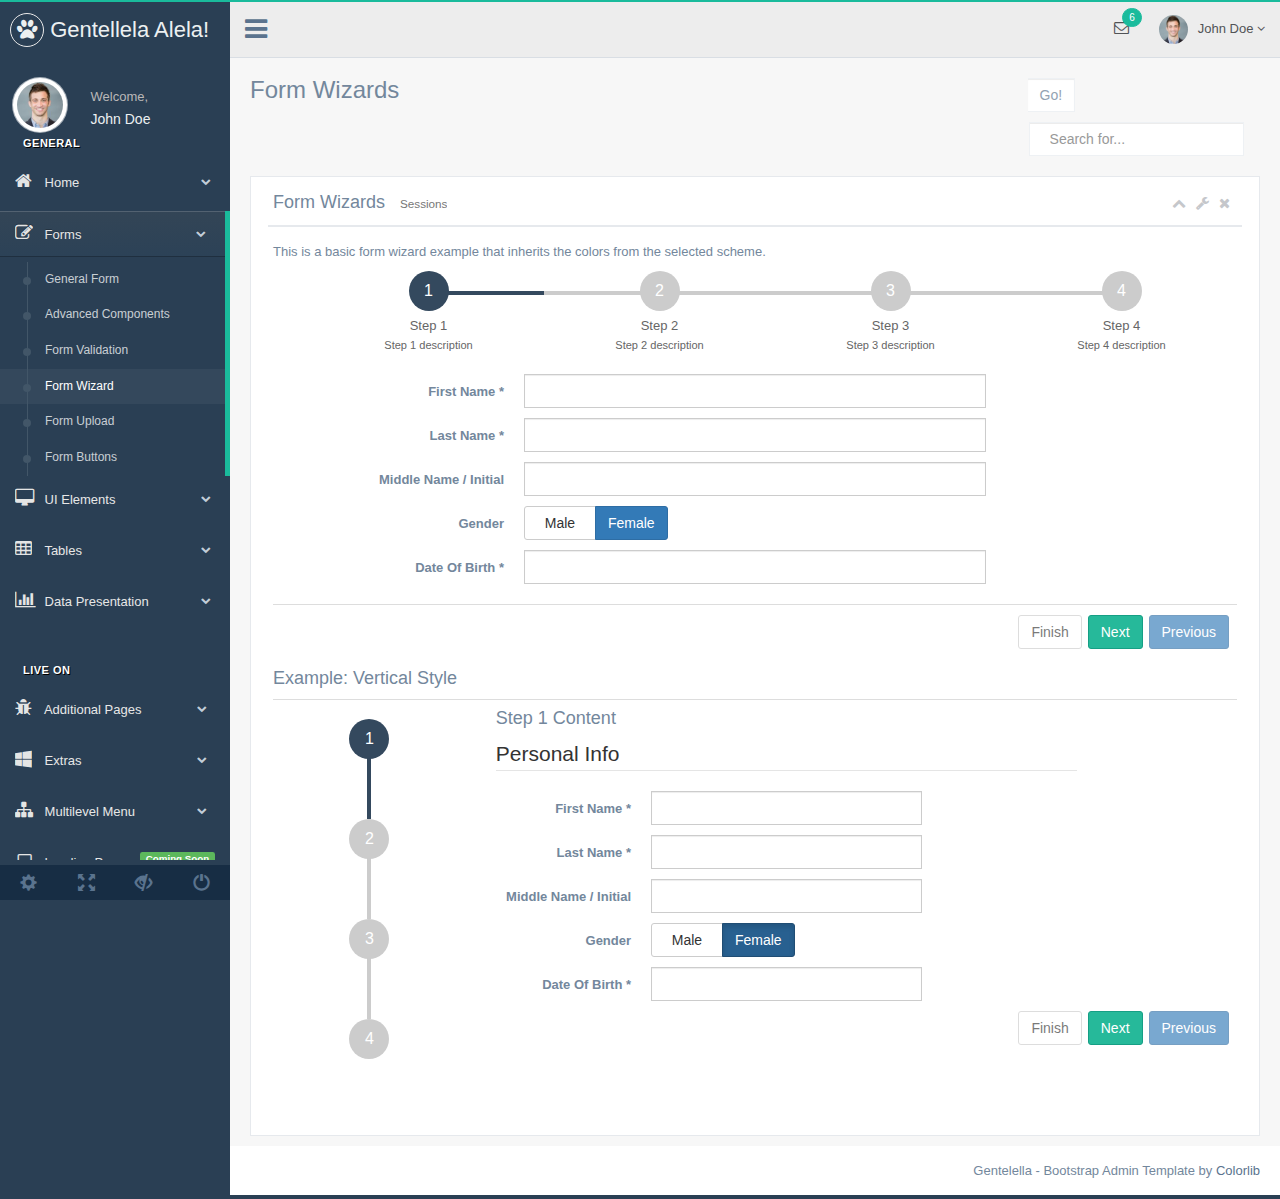
<file: APP/form_wizards.html>
<!DOCTYPE html>
<html lang="en">

<head>
  <meta http-equiv="Content-Type" content="text/html; charset=UTF-8">
  <!-- Meta, title, CSS, favicons, etc. -->
  <meta charset="utf-8">
  <meta http-equiv="X-UA-Compatible" content="IE=edge">
  <meta name="viewport" content="width=device-width, initial-scale=1">

  <title>Gentallela Alela! | </title>

  <!-- Bootstrap core CSS -->

  <link href="css/bootstrap.min.css" rel="stylesheet">

  <link href="fonts/css/font-awesome.min.css" rel="stylesheet">
  <link href="css/animate.min.css" rel="stylesheet">

  <!-- Custom styling plus plugins -->
  <link href="css/custom.css" rel="stylesheet">
  <link href="css/icheck/flat/green.css" rel="stylesheet">


  <script src="js/jquery.min.js"></script>

  <!--[if lt IE 9]>
        <script src="../assets/js/ie8-responsive-file-warning.js"></script>
        <![endif]-->

  <!-- HTML5 shim and Respond.js for IE8 support of HTML5 elements and media queries -->
  <!--[if lt IE 9]>
          <script src="https://oss.maxcdn.com/html5shiv/3.7.2/html5shiv.min.js"></script>
          <script src="https://oss.maxcdn.com/respond/1.4.2/respond.min.js"></script>
        <![endif]-->

</head>


<body class="nav-md">

  <div class="container body">


    <div class="main_container">

      <div class="col-md-3 left_col">
        <div class="left_col scroll-view">

          <div class="navbar nav_title" style="border: 0;">
            <a href="index.html" class="site_title"><i class="fa fa-paw"></i> <span>Gentellela Alela!</span></a>
          </div>
          <div class="clearfix"></div>


          <!-- menu prile quick info -->
          <div class="profile">
            <div class="profile_pic">
              <img src="images/img.jpg" alt="..." class="img-circle profile_img">
            </div>
            <div class="profile_info">
              <span>Welcome,</span>
              <h2>John Doe</h2>
            </div>
          </div>
          <!-- /menu prile quick info -->

          <br />

          <!-- sidebar menu -->
          <div id="sidebar-menu" class="main_menu_side hidden-print main_menu">

            <div class="menu_section">
              <h3>General</h3>
              <ul class="nav side-menu">
                <li><a><i class="fa fa-home"></i> Home <span class="fa fa-chevron-down"></span></a>
                  <ul class="nav child_menu" style="display: none">
                    <li><a href="index.html">Dashboard</a>
                    </li>
                    <li><a href="index2.html">Dashboard2</a>
                    </li>
                    <li><a href="index3.html">Dashboard3</a>
                    </li>
                  </ul>
                </li>
                <li><a><i class="fa fa-edit"></i> Forms <span class="fa fa-chevron-down"></span></a>
                  <ul class="nav child_menu" style="display: none">
                    <li><a href="form.html">General Form</a>
                    </li>
                    <li><a href="form_advanced.html">Advanced Components</a>
                    </li>
                    <li><a href="form_validation.html">Form Validation</a>
                    </li>
                    <li><a href="form_wizards.html">Form Wizard</a>
                    </li>
                    <li><a href="form_upload.html">Form Upload</a>
                    </li>
                    <li><a href="form_buttons.html">Form Buttons</a>
                    </li>
                  </ul>
                </li>
                <li><a><i class="fa fa-desktop"></i> UI Elements <span class="fa fa-chevron-down"></span></a>
                  <ul class="nav child_menu" style="display: none">
                    <li><a href="general_elements.html">General Elements</a>
                    </li>
                    <li><a href="media_gallery.html">Media Gallery</a>
                    </li>
                    <li><a href="typography.html">Typography</a>
                    </li>
                    <li><a href="icons.html">Icons</a>
                    </li>
                    <li><a href="glyphicons.html">Glyphicons</a>
                    </li>
                    <li><a href="widgets.html">Widgets</a>
                    </li>
                    <li><a href="invoice.html">Invoice</a>
                    </li>
                    <li><a href="inbox.html">Inbox</a>
                    </li>
                    <li><a href="calendar.html">Calendar</a>
                    </li>
                  </ul>
                </li>
                <li><a><i class="fa fa-table"></i> Tables <span class="fa fa-chevron-down"></span></a>
                  <ul class="nav child_menu" style="display: none">
                    <li><a href="tables.html">Tables</a>
                    </li>
                    <li><a href="tables_dynamic.html">Table Dynamic</a>
                    </li>
                  </ul>
                </li>
                <li><a><i class="fa fa-bar-chart-o"></i> Data Presentation <span class="fa fa-chevron-down"></span></a>
                  <ul class="nav child_menu" style="display: none">
                    <li><a href="chartjs.html">Chart JS</a>
                    </li>
                    <li><a href="chartjs2.html">Chart JS2</a>
                    </li>
                    <li><a href="morisjs.html">Moris JS</a>
                    </li>
                    <li><a href="echarts.html">ECharts </a>
                    </li>
                    <li><a href="other_charts.html">Other Charts </a>
                    </li>
                  </ul>
                </li>
              </ul>
            </div>
            <div class="menu_section">
              <h3>Live On</h3>
              <ul class="nav side-menu">
                <li><a><i class="fa fa-bug"></i> Additional Pages <span class="fa fa-chevron-down"></span></a>
                  <ul class="nav child_menu" style="display: none">
                    <li><a href="e_commerce.html">E-commerce</a>
                    </li>
                    <li><a href="projects.html">Projects</a>
                    </li>
                    <li><a href="project_detail.html">Project Detail</a>
                    </li>
                    <li><a href="contacts.html">Contacts</a>
                    </li>
                    <li><a href="profile.html">Profile</a>
                    </li>
                  </ul>
                </li>
                <li><a><i class="fa fa-windows"></i> Extras <span class="fa fa-chevron-down"></span></a>
                  <ul class="nav child_menu" style="display: none">
                    <li><a href="page_404.html">404 Error</a>
                    </li>
                    <li><a href="page_500.html">500 Error</a>
                    </li>
                    <li><a href="plain_page.html">Plain Page</a>
                    </li>
                    <li><a href="login.html">Login Page</a>
                    </li>
                    <li><a href="pricing_tables.html">Pricing Tables</a>
                    </li>
                  </ul>
                </li>
                <li><a><i class="fa fa-sitemap"></i> Multilevel Menu <span class="fa fa-chevron-down"></span></a>
                  <ul class="nav child_menu" style="display: none">
                      <li><a href="#level1_1">Level One</a>
                      <li><a>Level One<span class="fa fa-chevron-down"></span></a>
                        <ul class="nav child_menu" style="display: none">
                          <li class="sub_menu"><a href="level2.html">Level Two</a>
                          </li>
                          <li><a href="#level2_1">Level Two</a>
                          </li>
                          <li><a href="#level2_2">Level Two</a>
                          </li>
                        </ul>
                      </li>
                      <li><a href="#level1_2">Level One</a>
                      </li>
                  </ul>
                </li>
                <li><a href="javascript:void(0)"><i class="fa fa-laptop"></i> Landing Page <span class="label label-success pull-right">Coming Soon</span></a>
                </li>
              </ul>
            </div>

          </div>
          <!-- /sidebar menu -->

          <!-- /menu footer buttons -->
          <div class="sidebar-footer hidden-small">
            <a data-toggle="tooltip" data-placement="top" title="Settings">
              <span class="glyphicon glyphicon-cog" aria-hidden="true"></span>
            </a>
            <a data-toggle="tooltip" data-placement="top" title="FullScreen">
              <span class="glyphicon glyphicon-fullscreen" aria-hidden="true"></span>
            </a>
            <a data-toggle="tooltip" data-placement="top" title="Lock">
              <span class="glyphicon glyphicon-eye-close" aria-hidden="true"></span>
            </a>
            <a data-toggle="tooltip" data-placement="top" title="Logout">
              <span class="glyphicon glyphicon-off" aria-hidden="true"></span>
            </a>
          </div>
          <!-- /menu footer buttons -->
        </div>
      </div>

      <!-- top navigation -->
      <div class="top_nav">

        <div class="nav_menu">
          <nav class="" role="navigation">
            <div class="nav toggle">
              <a id="menu_toggle"><i class="fa fa-bars"></i></a>
            </div>

            <ul class="nav navbar-nav navbar-right">
              <li class="">
                <a href="javascript:;" class="user-profile dropdown-toggle" data-toggle="dropdown" aria-expanded="false">
                  <img src="images/img.jpg" alt="">John Doe
                  <span class=" fa fa-angle-down"></span>
                </a>
                <ul class="dropdown-menu dropdown-usermenu pull-right">
                  <li><a href="javascript:;">  Profile</a>
                  </li>
                  <li>
                    <a href="javascript:;">
                      <span class="badge bg-red pull-right">50%</span>
                      <span>Settings</span>
                    </a>
                  </li>
                  <li>
                    <a href="javascript:;">Help</a>
                  </li>
                  <li><a href="login.html"><i class="fa fa-sign-out pull-right"></i> Log Out</a>
                  </li>
                </ul>
              </li>

              <li role="presentation" class="dropdown">
                <a href="javascript:;" class="dropdown-toggle info-number" data-toggle="dropdown" aria-expanded="false">
                  <i class="fa fa-envelope-o"></i>
                  <span class="badge bg-green">6</span>
                </a>
                <ul id="menu1" class="dropdown-menu list-unstyled msg_list" role="menu">
                  <li>
                    <a>
                      <span class="image">
                                        <img src="images/img.jpg" alt="Profile Image" />
                                    </span>
                      <span>
                                        <span>John Smith</span>
                      <span class="time">3 mins ago</span>
                      </span>
                      <span class="message">
                                        Film festivals used to be do-or-die moments for movie makers. They were where...
                                    </span>
                    </a>
                  </li>
                  <li>
                    <a>
                      <span class="image">
                                        <img src="images/img.jpg" alt="Profile Image" />
                                    </span>
                      <span>
                                        <span>John Smith</span>
                      <span class="time">3 mins ago</span>
                      </span>
                      <span class="message">
                                        Film festivals used to be do-or-die moments for movie makers. They were where...
                                    </span>
                    </a>
                  </li>
                  <li>
                    <a>
                      <span class="image">
                                        <img src="images/img.jpg" alt="Profile Image" />
                                    </span>
                      <span>
                                        <span>John Smith</span>
                      <span class="time">3 mins ago</span>
                      </span>
                      <span class="message">
                                        Film festivals used to be do-or-die moments for movie makers. They were where...
                                    </span>
                    </a>
                  </li>
                  <li>
                    <a>
                      <span class="image">
                                        <img src="images/img.jpg" alt="Profile Image" />
                                    </span>
                      <span>
                                        <span>John Smith</span>
                      <span class="time">3 mins ago</span>
                      </span>
                      <span class="message">
                                        Film festivals used to be do-or-die moments for movie makers. They were where...
                                    </span>
                    </a>
                  </li>
                  <li>
                    <div class="text-center">
                      <a>
                        <strong>See All Alerts</strong>
                        <i class="fa fa-angle-right"></i>
                      </a>
                    </div>
                  </li>
                </ul>
              </li>

            </ul>
          </nav>
        </div>

      </div>
      <!-- /top navigation -->

      <!-- page content -->
      <div class="right_col" role="main">

        <div class="">
          <div class="page-title">
            <div class="title_left">
              <h3>Form Wizards</h3>
            </div>

            <div class="title_right">
              <div class="col-md-5 col-sm-5 col-xs-12 form-group pull-right top_search">
                <div class="input-group"><span class="input-group-btn">
                <button class="btn btn-default" type="button">Go!</button>
                        </span>
                </div>
                <span class="input-group">
                <input type="text" class="form-control" placeholder="Search for...">
              </span>              </div>
            </div>
          </div>
          <div class="clearfix"></div>

          <div class="row">

            <div class="col-md-12 col-sm-12 col-xs-12">
              <div class="x_panel">
                <div class="x_title">
                  <h2>Form Wizards <small>Sessions</small></h2>
                  <ul class="nav navbar-right panel_toolbox">
                    <li><a class="collapse-link"><i class="fa fa-chevron-up"></i></a>
                    </li>
                    <li class="dropdown">
                      <a href="#" class="dropdown-toggle" data-toggle="dropdown" role="button" aria-expanded="false"><i class="fa fa-wrench"></i></a>
                      <ul class="dropdown-menu" role="menu">
                        <li><a href="#">Settings 1</a>
                        </li>
                        <li><a href="#">Settings 2</a>
                        </li>
                      </ul>
                    </li>
                    <li><a class="close-link"><i class="fa fa-close"></i></a>
                    </li>
                  </ul>
                  <div class="clearfix"></div>
                </div>
                <div class="x_content">


                  <!-- Smart Wizard -->
                  <p>This is a basic form wizard example that inherits the colors from the selected scheme.</p>
                  <div id="wizard" class="form_wizard wizard_horizontal">
                    <ul class="wizard_steps">
                      <li>
                        <a href="#step-1">
                          <span class="step_no">1</span>
                          <span class="step_descr">
                                            Step 1<br />
                                            <small>Step 1 description</small>
                                        </span>
                        </a>
                      </li>
                      <li>
                        <a href="#step-2">
                          <span class="step_no">2</span>
                          <span class="step_descr">
                                            Step 2<br />
                                            <small>Step 2 description</small>
                        </span>
                        </a>
                      </li>
                      <li>
                        <a href="#step-3">
                          <span class="step_no">3</span>
                          <span class="step_descr">
                                            Step 3<br />
                                            <small>Step 3 description</small>
                                        </span>
                        </a>
                      </li>
                      <li>
                        <a href="#step-4">
                          <span class="step_no">4</span>
                          <span class="step_descr">
                                            Step 4<br />
                                            <small>Step 4 description</small>
                                        </span>
                        </a>
                      </li>
                    </ul>
                    <div id="step-1">
                      <form class="form-horizontal form-label-left">

                        <div class="form-group">
                          <label class="control-label col-md-3 col-sm-3 col-xs-12" for="first-name">First Name <span class="required">*</span>
                          </label>
                          <div class="col-md-6 col-sm-6 col-xs-12">
                            <input type="text" id="first-name" required class="form-control col-md-7 col-xs-12">
                          </div>
                        </div>
                        <div class="form-group">
                          <label class="control-label col-md-3 col-sm-3 col-xs-12" for="last-name">Last Name <span class="required">*</span>
                          </label>
                          <div class="col-md-6 col-sm-6 col-xs-12">
                            <input type="text" id="last-name" name="last-name" required class="form-control col-md-7 col-xs-12">
                          </div>
                        </div>
                        <div class="form-group">
                          <label for="middle-name" class="control-label col-md-3 col-sm-3 col-xs-12">Middle Name / Initial</label>
                          <div class="col-md-6 col-sm-6 col-xs-12">
                            <input id="middle-name" class="form-control col-md-7 col-xs-12" type="text" name="middle-name">
                          </div>
                        </div>
                        <div class="form-group">
                          <label class="control-label col-md-3 col-sm-3 col-xs-12">Gender</label>
                          <div class="col-md-6 col-sm-6 col-xs-12">
                            <div id="gender" class="btn-group" data-toggle="buttons">
                              <label class="btn btn-default" data-toggle-class="btn-primary" data-toggle-passive-class="btn-default">
                                <input type="radio" name="gender" value="male"> &nbsp; Male &nbsp;
                              </label>
                              <label class="btn btn-primary" data-toggle-class="btn-primary" data-toggle-passive-class="btn-default">
                                <input type="radio" name="gender" value="female"> Female
                              </label>
                            </div>
                          </div>
                        </div>
                        <div class="form-group">
                          <label class="control-label col-md-3 col-sm-3 col-xs-12">Date Of Birth <span class="required">*</span>
                          </label>
                          <div class="col-md-6 col-sm-6 col-xs-12">
                            <input id="birthday" class="date-picker form-control col-md-7 col-xs-12" required type="text">
                          </div>
                        </div>

                      </form>

                    </div>
                    <div id="step-2">
                      <h2 class="StepTitle">Step 2 Content</h2>
                      <p>
                        do eiusmod tempor incididunt ut labore et dolore magna aliqua. Ut enim ad minim veniam, quis nostrud exercitation ullamco laboris nisi ut aliquip ex ea commodo consequat. Duis aute irure dolor in reprehenderit in voluptate velit esse cillum dolore eu
                        fugiat nulla pariatur. Excepteur sint occaecat cupidatat non proident, sunt in culpa qui officia deserunt mollit anim id est laborum.
                      </p>
                      <p>
                        Lorem ipsum dolor sit amet, consectetur adipisicing elit, sed do eiusmod tempor incididunt ut labore et dolore magna aliqua. Ut enim ad minim veniam, quis nostrud exercitation ullamco laboris nisi ut aliquip ex ea commodo consequat. Duis aute irure dolor
                        in reprehenderit in voluptate velit esse cillum dolore eu fugiat nulla pariatur. Excepteur sint occaecat cupidatat non proident, sunt in culpa qui officia deserunt mollit anim id est laborum.
                      </p>
                    </div>
                    <div id="step-3">
                      <h2 class="StepTitle">Step 3 Content</h2>
                      <p>
                        sed do eiusmod tempor incididunt ut labore et dolore magna aliqua. Ut enim ad minim veniam, quis nostrud exercitation ullamco laboris nisi ut aliquip ex ea commodo consequat. Duis aute irure dolor in reprehenderit in voluptate velit esse cillum dolore
                        eu fugiat nulla pariatur. Excepteur sint occaecat cupidatat non proident, sunt in culpa qui officia deserunt mollit anim id est laborum.
                      </p>
                      <p>
                        Lorem ipsum dolor sit amet, consectetur adipisicing elit, sed do eiusmod tempor incididunt ut labore et dolore magna aliqua. Ut enim ad minim veniam, quis nostrud exercitation ullamco laboris nisi ut aliquip ex ea commodo consequat. Duis aute irure dolor
                        in reprehenderit in voluptate velit esse cillum dolore eu fugiat nulla pariatur. Excepteur sint occaecat cupidatat non proident, sunt in culpa qui officia deserunt mollit anim id est laborum.
                      </p>
                    </div>
                    <div id="step-4">
                      <h2 class="StepTitle">Step 4 Content</h2>
                      <p>Lorem ipsum dolor sit amet, consectetur adipisicing elit, sed do eiusmod tempor incididunt ut labore et dolore magna aliqua. Ut enim ad minim veniam, quis nostrud exercitation ullamco laboris nisi ut aliquip ex ea commodo consequat.
                        Duis aute irure dolor in reprehenderit in voluptate velit esse cillum dolore eu fugiat nulla pariatur. Excepteur sint occaecat cupidatat non proident, sunt in culpa qui officia deserunt mollit anim id est laborum.
                      </p>
                      <p>
                        Lorem ipsum dolor sit amet, consectetur adipisicing elit, sed do eiusmod tempor incididunt ut labore et dolore magna aliqua. Ut enim ad minim veniam, quis nostrud exercitation ullamco laboris nisi ut aliquip ex ea commodo consequat. Duis aute irure dolor
                        in reprehenderit in voluptate velit esse cillum dolore eu fugiat nulla pariatur. Excepteur sint occaecat cupidatat non proident, sunt in culpa qui officia deserunt mollit anim id est laborum.
                      </p>
                      <p>
                        Lorem ipsum dolor sit amet, consectetur adipisicing elit, sed do eiusmod tempor incididunt ut labore et dolore magna aliqua. Ut enim ad minim veniam, quis nostrud exercitation ullamco laboris nisi ut aliquip ex ea commodo consequat. Duis aute irure dolor
                        in reprehenderit in voluptate velit esse cillum dolore eu fugiat nulla pariatur. Excepteur sint occaecat cupidatat non proident, sunt in culpa qui officia deserunt mollit anim id est laborum.
                      </p>
                    </div>

                  </div>
                  <!-- End SmartWizard Content -->





                  <h2>Example: Vertical Style</h2>
                  <!-- Tabs -->
                  <div id="wizard_verticle" class="form_wizard wizard_verticle">
                    <ul class="list-unstyled wizard_steps">
                      <li>
                        <a href="#step-11">
                          <span class="step_no">1</span>
                        </a>
                      </li>
                      <li>
                        <a href="#step-22">
                          <span class="step_no">2</span>
                        </a>
                      </li>
                      <li>
                        <a href="#step-33">
                          <span class="step_no">3</span>
                        </a>
                      </li>
                      <li>
                        <a href="#step-44">
                          <span class="step_no">4</span>
                        </a>
                      </li>
                    </ul>

                    <div id="step-11">
                      <h2 class="StepTitle">Step 1 Content</h2>
                      <form class="form-horizontal form-label-left">

                        <span class="section">Personal Info</span>

                        <div class="form-group">
                          <label class="control-label col-md-3 col-sm-3" for="first-name">First Name <span class="required">*</span>
                          </label>
                          <div class="col-md-6 col-sm-6">
                            <input type="text" id="first-name2" required class="form-control col-md-7 col-xs-12">
                          </div>
                        </div>
                        <div class="form-group">
                          <label class="control-label col-md-3 col-sm-3" for="last-name">Last Name <span class="required">*</span>
                          </label>
                          <div class="col-md-6 col-sm-6">
                            <input type="text" id="last-name2" name="last-name" required class="form-control col-md-7 col-xs-12">
                          </div>
                        </div>
                        <div class="form-group">
                          <label for="middle-name" class="control-label col-md-3 col-sm-3">Middle Name / Initial</label>
                          <div class="col-md-6 col-sm-6">
                            <input id="middle-name2" class="form-control col-md-7 col-xs-12" type="text" name="middle-name">
                          </div>
                        </div>
                        <div class="form-group">
                          <label class="control-label col-md-3 col-sm-3">Gender</label>
                          <div class="col-md-6 col-sm-6">
                            <div id="gender2" class="btn-group" data-toggle="buttons">
                              <label class="btn btn-default" data-toggle-class="btn-primary" data-toggle-passive-class="btn-default">
                                <input type="radio" name="gender" value="male"> &nbsp; Male &nbsp;
                              </label>
                              <label class="btn btn-primary active" data-toggle-class="btn-primary" data-toggle-passive-class="btn-default">
                                <input type="radio" name="gender" value="female" checked=""> Female
                              </label>
                            </div>
                          </div>
                        </div>
                        <div class="form-group">
                          <label class="control-label col-md-3 col-sm-3">Date Of Birth <span class="required">*</span>
                          </label>
                          <div class="col-md-6 col-sm-6">
                            <input id="birthday2" class="date-picker form-control col-md-7 col-xs-12" required type="text">
                          </div>
                        </div>

                      </form>
                    </div>
                    <div id="step-22">
                      <h2 class="StepTitle">Step 2 Content</h2>
                      <p>Lorem ipsum dolor sit amet, consectetur adipisicing elit, sed do eiusmod tempor incididunt ut labore et dolore magna aliqua. Ut enim ad minim veniam, quis nostrud exercitation ullamco laboris nisi ut aliquip ex ea commodo consequat.
                        Duis aute irure dolor in reprehenderit in voluptate velit esse cillum dolore eu fugiat nulla pariatur. Excepteur sint occaecat cupidatat non proident, sunt in culpa qui officia deserunt mollit anim id est laborum.
                      </p>
                      <p>
                        Lorem ipsum dolor sit amet, consectetur adipisicing elit, sed do eiusmod tempor incididunt ut labore et dolore magna aliqua. Ut enim ad minim veniam, quis nostrud exercitation ullamco laboris nisi ut aliquip ex ea commodo consequat. Duis aute irure dolor
                        in reprehenderit in voluptate velit esse cillum dolore eu fugiat nulla pariatur. Excepteur sint occaecat cupidatat non proident, sunt in culpa qui officia deserunt mollit anim id est laborum.
                      </p>
                      <p>
                        Lorem ipsum dolor sit amet, consectetur adipisicing elit, sed do eiusmod tempor incididunt ut labore et dolore magna aliqua. Ut enim ad minim veniam, quis nostrud exercitation ullamco laboris nisi ut aliquip ex ea commodo consequat. Duis aute irure dolor
                        in reprehenderit in voluptate velit esse cillum dolore eu fugiat nulla pariatur. Excepteur sint occaecat cupidatat non proident, sunt in culpa qui officia deserunt mollit anim id est laborum.
                      </p>
                      <p>
                        Lorem ipsum dolor sit amet, consectetur adipisicing elit, sed do eiusmod tempor incididunt ut labore et dolore magna aliqua. Ut enim ad minim veniam, quis nostrud exercitation ullamco laboris nisi ut aliquip ex ea commodo consequat. Duis aute irure dolor
                        in reprehenderit in voluptate velit esse cillum dolore eu fugiat nulla pariatur. Excepteur sint occaecat cupidatat non proident, sunt in culpa qui officia deserunt mollit anim id est laborum.
                      </p>
                      <p>
                        Lorem ipsum dolor sit amet, consectetur adipisicing elit, sed do eiusmod tempor incididunt ut labore et dolore magna aliqua. Ut enim ad minim veniam, quis nostrud exercitation ullamco laboris nisi ut aliquip ex ea commodo consequat. Duis aute irure dolor
                        in reprehenderit in voluptate velit esse cillum dolore eu fugiat nulla pariatur. Excepteur sint occaecat cupidatat non proident, sunt in culpa qui officia deserunt mollit anim id est laborum.
                      </p>
                    </div>
                    <div id="step-33">
                      <h2 class="StepTitle">Step 3 Content</h2>
                      <p>Lorem ipsum dolor sit amet, consectetur adipisicing elit, sed do eiusmod tempor incididunt ut labore et dolore magna aliqua. Ut enim ad minim veniam, quis nostrud exercitation ullamco laboris nisi ut aliquip ex ea commodo consequat.
                        Duis aute irure dolor in reprehenderit in voluptate velit esse cillum dolore eu fugiat nulla pariatur. Excepteur sint occaecat cupidatat non proident, sunt in culpa qui officia deserunt mollit anim id est laborum.
                      </p>
                      <p>
                        Lorem ipsum dolor sit amet, consectetur adipisicing elit, sed do eiusmod tempor incididunt ut labore et dolore magna aliqua. Ut enim ad minim veniam, quis nostrud exercitation ullamco laboris nisi ut aliquip ex ea commodo consequat. Duis aute irure dolor
                        in reprehenderit in voluptate velit esse cillum dolore eu fugiat nulla pariatur. Excepteur sint occaecat cupidatat non proident, sunt in culpa qui officia deserunt mollit anim id est laborum.
                      </p>
                    </div>
                    <div id="step-44">
                      <h2 class="StepTitle">Step 4 Content</h2>
                      <p>Lorem ipsum dolor sit amet, consectetur adipisicing elit, sed do eiusmod tempor incididunt ut labore et dolore magna aliqua. Ut enim ad minim veniam, quis nostrud exercitation ullamco laboris nisi ut aliquip ex ea commodo consequat.
                        Duis aute irure dolor in reprehenderit in voluptate velit esse cillum dolore eu fugiat nulla pariatur. Excepteur sint occaecat cupidatat non proident, sunt in culpa qui officia deserunt mollit anim id est laborum.
                      </p>
                      <p>
                        Lorem ipsum dolor sit amet, consectetur adipisicing elit, sed do eiusmod tempor incididunt ut labore et dolore magna aliqua. Ut enim ad minim veniam, quis nostrud exercitation ullamco laboris nisi ut aliquip ex ea commodo consequat. Duis aute irure dolor
                        in reprehenderit in voluptate velit esse cillum dolore eu fugiat nulla pariatur. Excepteur sint occaecat cupidatat non proident, sunt in culpa qui officia deserunt mollit anim id est laborum.
                      </p>
                      <p>
                        Lorem ipsum dolor sit amet, consectetur adipisicing elit, sed do eiusmod tempor incididunt ut labore et dolore magna aliqua. Ut enim ad minim veniam, quis nostrud exercitation ullamco laboris nisi ut aliquip ex ea commodo consequat. Duis aute irure dolor
                        in reprehenderit in voluptate velit esse cillum dolore eu fugiat nulla pariatur. Excepteur sint occaecat cupidatat non proident, sunt in culpa qui officia deserunt mollit anim id est laborum.
                      </p>
                    </div>
                  </div>
                  <!-- End SmartWizard Content -->
                </div>
              </div>
            </div>
          </div>
        </div>
      </div>
      <!-- /page content -->

      <!-- footer content -->
      <footer>
        <div class="pull-right">
          Gentelella - Bootstrap Admin Template by <a href="https://colorlib.com">Colorlib</a>
        </div>
        <div class="clearfix"></div>
      </footer>
      <!-- /footer content -->
    </div>
  </div>

  <div id="custom_notifications" class="custom-notifications dsp_none">
    <ul class="list-unstyled notifications clearfix" data-tabbed_notifications="notif-group">
    </ul>
    <div class="clearfix"></div>
    <div id="notif-group" class="tabbed_notifications"></div>
  </div>

  <script src="js/bootstrap.min.js"></script>

  <!-- bootstrap progress js -->
  <script src="js/progressbar/bootstrap-progressbar.min.js"></script>
  <!-- icheck -->
  <script src="js/icheck/icheck.min.js"></script>

  <script src="js/custom.js"></script>
  <!-- form wizard -->
  <script type="text/javascript" src="js/wizard/jquery.smartWizard.js"></script>
  <!-- pace -->
  <script src="js/pace/pace.min.js"></script>
  <script type="text/javascript">
    $(document).ready(function() {
      // Smart Wizard
      $('#wizard').smartWizard();
    });

    $(document).ready(function() {
      // Smart Wizard
      $('#wizard_verticle').smartWizard({
        transitionEffect: 'slide'
      });

    });
  </script>

</body>

</html>
</file>
<file: APP/css/custom.css>
.nav-sm .container.body .left_col {
  width: 70px;
  padding: 0;
  z-index: 9999;
  position: absolute;
}
.nav-sm .hidden-small {
  visibility: hidden;
}
.nav-sm .container.body .right_col {
  padding: 10px 20px;
  margin-left: 70px;
  z-index: 2;
}
.nav-sm .navbar.nav_title {
  width: 70px;
}
.nav-sm .navbar.nav_title a span {
  display: none;
}
.nav-sm .navbar.nav_title a i {
  font-size: 27px;
  margin: 13px 0 0 3px;
}
.site_title i {
  border: 1px solid #EAEAEA;
  padding: 5px 6px;
  border-radius: 50%;
}
.nav-sm .main_container .top_nav {
  display: block;
  margin-left: 70px;
  z-index: 2;
}
.nav-sm .nav.side-menu li a {
  text-align: center !important;
  font-weight: 400;
  font-size: 10px;
  padding: 10px 5px;
}
.nav-sm .nav.child_menu li.active,
.nav-sm .nav.side-menu li.active-sm {
  border-right: 5px solid #1ABB9C;
}
.nav-sm ul.nav.child_menu ul,
.nav-sm .nav.side-menu li.active-sm ul ul {
    position: static;
    width: 200px;
    background: none;
}
.nav-sm > .nav.side-menu > li.active-sm > a {
  color: #1ABB9C !important;
}
.nav-sm .nav.side-menu li a i.toggle-up {
  display: none !important;
}
.nav-sm .nav.side-menu li a i {
  font-size: 25px !important;
  text-align: center;
  width: 100% !important;
  margin-bottom: 5px;
}
.nav-sm ul.nav.child_menu {
  left: 100%;
  position: absolute;
  top: 0;
  width: 210px;
  z-index: 4000;
  background: #3E5367;
  display: none;
}
.nav-sm ul.nav.child_menu li {
  padding: 0 10px;
}
.nav-sm ul.nav.child_menu li a {
  text-align: left !important;
}
.nav-sm .profile {
  display: none;
}
.menu_section {
  margin-bottom: 35px;
}
.menu_section h3 {
  padding-left: 23px;
  color: #fff;
  text-transform: uppercase;
  letter-spacing: .5px;
  font-weight: bold;
  font-size: 11px;
  margin-bottom: 0;
  margin-top: 0;
  text-shadow: 1px 1px #000;
}
.menu_section >ul {
  margin-top: 10px;
}
.profile_pic {
  width: 35%;
  float: left;
}
.img-circle.profile_img {
  width: 70%;
  background: #fff;
  margin-left: 15%;
  z-index: 1000;
  position: inherit;
  margin-top: 20px;
  border: 1px solid rgba(52, 73, 94, 0.44);
  padding: 4px;
}
.profile_info {
  padding: 25px 10px 10px;
  width: 65%;
  float: left;
}
.profile_info span {
  font-size: 13px;
  line-height: 30px;
  color: #BAB8B8;
}
.profile_info h2 {
  font-size: 14px;
  color: #ECF0F1;
  margin: 0;
  font-weight: 300;
}
.profile.img_2 {
  text-align: center;
}
.profile.img_2 .profile_pic {
  width: 100%;
}
.profile.img_2 .profile_pic .img-circle.profile_img {
  width: 50%;
  margin: 10px 0 0;
}
.profile.img_2 .profile_info {
  padding: 15px 10px 0;
  width: 100%;
  margin-bottom: 10px;
  float: left;
}
.main_menu span.fa {
  float: right;
  text-align: center;
  margin-top: 5px;
  font-size: 10px;
  min-width: inherit;
  color: #C4CFDA;
}
.active a span.fa {
  text-align: right !important;
  margin-right: 4px;
}
.nav-sm .menu_section {
  margin: 0;
}
.nav-sm span.fa, 
.nav-sm .menu_section h3 {
  display: none;
}
.nav-sm li li span.fa {
  display: inline-block;
}
.nav_menu {
  float: left;
  background: #EDEDED;
  border-bottom: 1px solid #D9DEE4;
  margin-bottom: 10px;
  width: 100%;
  position: relative;
}
@media (min-width: 480px) {
  .nav_menu {
    position: static;
  }
}
.nav-md .container.body .col-md-3.left_col {
  width: 230px;
  padding: 0;
  position: absolute;
  display: flex;
}
body .container.body .right_col {
  background: #F7F7F7;
}
.nav-md .container.body .right_col {
  padding: 10px 20px 0;
  margin-left: 230px;
}
.nav_title {
  width: 230px;
  float: left;
  background: #2A3F54;
  border-radius: 0;
  height: 57px;
}
@media (max-width: 991px) {
  .nav-md .container.body .right_col, .nav-md .container.body .top_nav {
    width: 100%;
    margin: 0;
  }
  .nav-md .container.body .col-md-3.left_col {
    display: none;
  }
  .nav-md .container.body .right_col {
    width: 100%;
    padding-right: 0
  }
  .right_col {
    padding: 10px !important;
  }
}
@media (max-width: 1200px) {
  .x_title h2 {
    width: 62%;
    font-size: 17px;
  }
  .tile, .graph {
    zoom: 85%;
    height: inherit;
  }
}
@media (max-width: 1270px) and (min-width: 192px) {
  .x_title h2 small {
    display: none
  }
}

/**  ------------------------------------------  **/

.blue {
  color: #3498DB;
}
.purple {
  color: #9B59B6;
}
.green {
  color: #1ABB9C;
}
.aero {
  color: #9CC2CB;
}
.red {
  color: #E74C3C;
}
.dark {
  color: #34495E;
}
.border-blue {
  border-color: #3498DB !important;
}
.border-purple {
  border-color: #9B59B6 !important;
}
.border-green {
  border-color: #1ABB9C !important;
}
.border-aero {
  border-color: #9CC2CB !important;
}
.border-red {
  border-color: #E74C3C !important;
}
.border-dark {
  border-color: #34495E !important;
}
.bg-white {
  background: #fff !important;
  border: 1px solid #fff !important;
  color: #73879C;
}
.bg-green {
  background: #1ABB9C !important;
  border: 1px solid #1ABB9C !important;
  color: #fff;
}
.bg-red {
  background: #E74C3C !important;
  border: 1px solid #E74C3C !important;
  color: #fff;
}
.bg-blue {
  background: #3498DB !important;
  border: 1px solid #3498DB !important;
  color: #fff;
}
.bg-orange {
  background: #F39C12 !important;
  border: 1px solid #F39C12 !important;
  color: #fff;
}
.bg-purple {
  background: #9B59B6 !important;
  border: 1px solid #9B59B6 !important;
  color: #fff;
}
.bg-blue-sky {
  background: #50C1CF !important;
  border: 1px solid #50C1CF !important;
  color: #fff;
}
.container {
  width: 100%;
  padding: 0
}
.navbar-nav>li>a, .navbar-brand, .navbar-nav>li>a {
  color: #fff !important;
}
.top_nav .nav>li>a:focus, .top_nav .nav>li>a:hover, .top_nav .nav .open>a, .top_nav .nav .open>a:focus, .top_nav .nav .open>a:hover {
  background: #D9DEE4;
}
body {
  color: #73879C;
  background: #2A3F54;
  /*#ECF0F1; #FCFCFC*/
  font-family: "Helvetica Neue", Roboto, Arial, "Droid Sans", sans-serif;
  font-size: 13px;
  font-weight: 400;
  line-height: 1.471;
}
.main_container .top_nav {
  display: block;
  margin-left: 230px;
}
.main_container {}
.no-padding {
  padding: 0 !important;
}
.page-title {
  width: 100%;
  height: 65px;
  padding: 10px 0;
}
.page-title .title_left {
  width: 45%;
  float: left;
  display: block;
}
.page-title .title_left h3 {
  margin: 9px 0;
}
.page-title .title_right {
  width: 55%;
  float: left;
  display: block;
}
.page-title .title_right .pull-right {
  margin: 10px 0;
}
.fixed_height_320 {
  height: 320px;
}
.fixed_height_390 {
  height: 390px;
}
.fixed_height_200 {
  height: 200px;
}
.overflow_hidden {
  overflow: hidden
}
.progress-bar-dark {
  background-color: #34495E !important;
}
.progress-bar-gray {
  background-color: #BDC3C7 !important;
}
table.no-margin .progress {
  margin-bottom: 0;
}
.main_content {
  padding: 10px 20px;
}
.col-md-55 {
  width: 50%;
  margin-bottom: 10px;
}
@media (max-width: 992px) {
  .tile_stats_count {
    margin-bottom: 10px;
    border-bottom: 1px solid #D9DEE4;
    padding-bottom: 10px;
  }
}
@media (min-width: 992px) and (max-width: 1100px) {
  .tile_stats_count .count {
    font-size: 35px !important;
  }
}
@media(max-width:768px) {
  .tile_stats_count .count {
    font-size: 30px !important;
  }
  .tile_stats_count .right span {
    font-size: 12px;
  }
}
@media (min-width: 768px) {
  .col-md-55 {
    width: 20%;
  }
}
@media (min-width: 992px) {
  .col-md-55 {
    width: 20%;
  }
}
@media (min-width: 1200px) {
  .col-md-55 {
    width: 20%;
  }
}
@media (min-width: 192px) and (max-width: 1270px) {
  table.tile_info span.right {
    margin-right: 7px;
    float: left;
  }
}
.center-margin {
  margin: 0 auto;
  float: none!important;
}
.col-md-55, .col-xs-1, .col-sm-1, .col-md-1, .col-lg-1, .col-xs-2, .col-sm-2, .col-md-2, .col-lg-2, .col-xs-3, .col-sm-3, .col-md-3, .col-lg-3, .col-xs-4, .col-sm-4, .col-md-4, .col-lg-4, .col-xs-5, .col-sm-5, .col-md-5, .col-lg-5, .col-xs-6, .col-sm-6, .col-md-6, .col-lg-6, .col-xs-7, .col-sm-7, .col-md-7, .col-lg-7, .col-xs-8, .col-sm-8, .col-md-8, .col-lg-8, .col-xs-9, .col-sm-9, .col-md-9, .col-lg-9, .col-xs-10, .col-sm-10, .col-md-10, .col-lg-10, .col-xs-11, .col-sm-11, .col-md-11, .col-lg-11, .col-xs-12, .col-sm-12, .col-md-12, .col-lg-12 {
  position: relative;
  min-height: 1px;
  float: left;
  padding-right: 10px;
  padding-left: 10px;
}
.row {
  margin-right: -10px;
  margin-left: -10px;
}
.grid_slider .col-md-6 {
  padding: 0 40px;
}
h1, .h1, h2, .h2, h3, .h3 {
  margin-top: 10px;
  margin-bottom: 10px;
}
a {
  color: #5A738E;
  text-decoration: none;
}
a, a:visited, a:focus, a:active, :visited, :focus, :active, .btn:focus, .btn:active:focus, .btn.active:focus, .btn.focus, .btn:active.focus, .btn.active.focus {
  outline: 0;
}
a:hover, a:focus {
  text-decoration: none
}
.navbar {
  margin-bottom: 0
}
.navbar-header {
  background: #34495E;
}
.navbar-right {
  margin-right: 0;
}
.top_nav .navbar-right {
  margin: 0;
  width: 70%;
  float: right;
}
.top_nav .navbar-right li {
  display: inline-block;
  float: right;
  position: static;
}
@media (min-width: 480px) {
  .top_nav .navbar-right li {
    position: relative;
  }
}
.top_nav .dropdown-menu li {
  width: 100%;
}
.top_nav .dropdown-menu li a {
  width: 100%;
  padding: 12px 20px;
}
.top_nav li a i {
  font-size: 15px
}
.navbar-static-top {
  position: fixed;
  top: 0;
  width: 100%;
}
.sidebar-header {
  border-bottom: 0;
  margin-top: 46px;
}
.sidebar-header:first-of-type {
  margin-top: 0
}
.nav.side-menu> li {
  position: relative;
  display: block;
  cursor: pointer;
}
.nav.side-menu> li > a {
  margin-bottom: 6px;
}
.nav.side-menu> li > a:hover {
  color: #F2F5F7 !important;
}
.nav.side-menu>li>a:hover, .nav>li>a:focus {
  text-decoration: none;
  background: transparent;
}
.nav.child_menu li:hover,
.nav.child_menu li.active {
  background-color: rgba(255, 255, 255, 0.06);
}
.nav.child_menu li {
  padding-left: 36px;
}
.nav-md ul.nav.child_menu li:before {
  background: #425668;
  bottom: auto;
  content: "";
  height: 8px;
  left: 23px;
  margin-top: 15px;
  position: absolute;
  right: auto;
  width: 8px;
  z-index: 1;
  -webkit-border-radius: 50%;
  -moz-border-radius: 50%;
  border-radius: 50%;
}
.nav-md ul.nav.child_menu li:after {
  border-left: 1px solid #425668;
  bottom: 0;
  content: "";
  left: 27px;
  position: absolute;
  top: 0;
}
.nav.side-menu>li>a, .nav.child_menu>li>a {
  color: #E7E7E7;
  font-weight: 500;
}
.nav.child_menu li li:hover, 
.nav.child_menu li li.active {
  background: none;
}
.nav.child_menu li li a:hover, 
.nav.child_menu li li a.active {
  color: #fff;
}
.nav>li>a {
  position: relative;
  display: block;
  padding: 13px 15px 12px;
}
.nav.side-menu> li.current-page, .nav.side-menu> li.active {
  border-right: 5px solid #1ABB9C;
}
.nav li.current-page {
  background: rgba(255, 255, 255, 0.05);
}
.nav li li li.current-page {
  background: none;
}
.nav li li.current-page a {
  color: #fff;
}
.nav.side-menu> li.active > a {
  text-shadow: rgba(0, 0, 0, 0.25) 0 -1px 0;
  background: -webkit-gradient(linear, 50% 0%, 50% 100%, color-stop(0%, #5b6479), color-stop(100%, #4c5566)), #686e78;
  background: -webkit-linear-gradient(#334556, #2C4257), #2A3F54;
  background: -moz-linear-gradient(#334556, #2C4257), #2A3F54;
  background: -o-linear-gradient(#334556, #2C4257), #2A3F54;
  background: linear-gradient(#334556, #2C4257), #2A3F54;
  -webkit-box-shadow: rgba(0, 0, 0, 0.25) 0 1px 0, inset rgba(255, 255, 255, 0.16) 0 1px 0;
  -moz-box-shadow: rgba(0, 0, 0, 0.25) 0 1px 0, inset rgba(255, 255, 255, 0.16) 0 1px 0;
  box-shadow: rgba(0, 0, 0, 0.25) 0 1px 0, inset rgba(255, 255, 255, 0.16) 0 1px 0;
}
.navbar-brand, .navbar-nav>li>a {
  font-weight: 500;
  color: #ECF0F1 !important;
  margin-left: 0 !important;
  line-height: 32px;
}
.site_title {
  text-overflow: ellipsis;
  overflow: hidden;
  font-weight: 400;
  font-size: 22px;
  width: 100%;
  color: #ECF0F1 !important;
  margin-left: 0 !important;
  line-height: 59px;
  display: block;
  height: 55px;
  margin: 0;
  padding-left: 10px;
}
.site_title:hover, .site_title:focus {
  text-decoration: none
}
.nav.navbar-nav>li>a {
  color: #515356 !important;
}
.nav.top_menu>li>a {
  position: relative;
  display: block;
  padding: 10px 15px;
  color: #34495E !important;
}
.nav>li>a:hover, .nav>li>a:focus {
  background-color: transparent;
}
.top_search {
  padding: 0;
}
.top_search .form-control {
  border-right: 0;
  box-shadow: inset 0 1px 0px rgba(0, 0, 0, 0.075);
  border-radius: 25px 0px 0px 25px;
  padding-left: 20px;
  border: 1px solid rgba(221, 226, 232, 0.49);
}
.top_search .form-control:focus {
  border: 1px solid rgba(221, 226, 232, 0.49);
  border-right: 0;
}
.top_search .input-group-btn button {
  border-radius: 0px 25px 25px 0px;
  border: 1px solid rgba(221, 226, 232, 0.49);
  border-left: 0;
  box-shadow: inset 0 1px 1px rgba(0, 0, 0, 0.075);
  color: #93A2B2;
  margin-bottom: 0 !important;
}
.toggle {
  float: left;
  margin: 0;
  padding-top: 16px;
  width: 70px;
}
.toggle a {
  padding: 15px 15px 0;
  margin: 0;
  cursor: pointer;
}
.toggle a i {
  font-size: 26px;
}
.nav.child_menu > li > a {
  color: rgba(255, 255, 255, 0.75);
  font-size: 12px;
  padding: 9px;
}
.panel_toolbox {
  float: right;
  min-width: 70px;
}
.panel_toolbox>li {
  float: left;
  cursor: pointer;
}
.panel_toolbox>li>a {
  padding: 5px;
  color: #C5C7CB;
  font-size: 14px;
}
.panel_toolbox>li>a:hover {
  background: #F5F7FA;
}
.line_30 {
  line-height: 30px;
}
.main_menu_side {
  padding: 0;
}
.bs-docs-sidebar .nav>li>a {
  display: block;
  padding: 4px 6px;
}
footer {
  background: #fff;
  padding: 15px 20px;
  display: block;
}
@media (min-width: 768px) {
  footer {
    margin-left: 230px;
  }
}
.nav-sm footer {
  margin-left: 70px ;  
}
.tile-stats.sparkline {
  padding: 10px;
  text-align: center;
}
.jqstooltip {
  background: #34495E !important;
  width: 30px !important;
  height: 22px !important;
  text-decoration: none;
}
.tooltip {
  display: block !important;
}
.tiles {
  border-top: 1px solid #ccc;
  margin-top: 15px;
  padding-top: 5px;
  margin-bottom: 0;
}
.tile {
  overflow: hidden;
}
.top_tiles {
  margin-bottom: 0;
}
.top_tiles .tile span {}
.top_tiles .tile h2 {
  font-size: 30px;
  line-height: 30px;
  margin: 3px 0 7px;
  font-weight: bold;
}
article.media {
  width: 100%;
}

/* *********  custom accordion  **************************** */

*, *:before, *:after {
  -webkit-box-sizing: border-box;
  -moz-box-sizing: border-box;
  box-sizing: border-box;
}
#integration-list {
  width: 100%;
  margin: 0 auto;
  display: table;
}
#integration-list ul {
  padding: 0;
  margin: 20px 0;
  color: #555;
}
#integration-list ul > li {
  list-style: none;
  border-top: 1px solid #ddd;
  display: block;
  padding: 15px;
  overflow: hidden;
}
#integration-list ul:last-child {
  border-bottom: 1px solid #ddd;
}
#integration-list ul > li:hover {
  background: #efefef;
}
.expand {
  display: block;
  text-decoration: none;
  color: #555;
  cursor: pointer;
}
.expand h2 {
  width: 85%;
  float: left;
}
h2 {
  font-size: 18px;
  font-weight: 400;
}
#left, #right {
  display: table;
}
#sup {
  display: table-cell;
  vertical-align: middle;
  width: 80%;
}
.detail a {
  text-decoration: none;
  color: #C0392B;
  border: 1px solid #C0392B;
  padding: 6px 10px 5px;
  font-size: 13px;
  margin-right: 7px;
}
.detail {
  margin: 10px 0 10px 0px;
  display: none;
  line-height: 22px;
  height: 150px;
}
.detail span {
  margin: 0;
}
.right-arrow {
  width: 10px;
  float: right;
  font-weight: bold;
  font-size: 20px;
}
.accordion .panel {
  margin-bottom: 5px;
  border-radius: 0;
  border-bottom: 1px solid #efefef;
}
.accordion .panel-heading {
  background: #F2F5F7;
  padding: 13px;
  width: 100%;
  display: block;
}
.accordion .panel:hover {
  background: #F2F5F7;
}
.x_panel {
  position: relative;
  width: 100%;
  margin-bottom: 10px;
  padding: 10px 17px;
  display: inline-block;
  background: #fff;
  border: 1px solid #E6E9ED;
  -webkit-column-break-inside: avoid;
  -moz-column-break-inside: avoid;
  column-break-inside: avoid;
  opacity: 1;
  -moz-transition: all .2s ease;
  -o-transition: all .2s ease;
  -webkit-transition: all .2s ease;
  -ms-transition: all .2s ease;
  transition: all .2s ease;
}
.x_title {
  border-bottom: 2px solid #E6E9ED;
  padding: 1px 5px 6px;
  margin-bottom: 10px;
}
.x_title .filter {
  width: 40%;
  float: right;
}
.x_title h2 {
  margin: 5px 0 6px;
  float: left;
  display: block;
  text-overflow: ellipsis;
  overflow: hidden;
  white-space: nowrap;
}
.x_title h2 small {
  margin-left: 10px;
}
.x_title span {
  color: #BDBDBD;
}
.x_content {
  padding: 0 5px 6px;
  position: relative;
  width: 100%;
  float: left;
  clear: both;
  margin-top: 5px;
}
.x_content h4 {
  font-size: 16px;
  font-weight: 500;
}
legend {
  padding-bottom: 7px;
}
.modal-title {
  margin: 0;
  line-height: 1.42857143;
}
.demo-placeholder {
  height: 280px;
}

/* *********  contacts  ********************************** */

.profile_view {
  margin-bottom: 20px;
  display: inline-block;
  width: 100%;
}
.well.profile_view {
  padding: 10px 0 0;
}
.well.profile_view .divider {
  border-top: 1px solid #e5e5e5;
  padding-top: 5px;
  margin-top: 5px;
}
.well.profile_view .ratings {
  margin-bottom: 0;
}
.pagination.pagination-split li {
  display: inline-block;
  margin-right: 3px;
}
.pagination.pagination-split li a {
  border-radius: 4px;
  color: #768399;
  -moz-border-radius: 4px;
  -webkit-border-radius: 4px;
}
.well.profile_view {
  background: #fff;
}
.well.profile_view .bottom {
  margin-top: -20px;
  background: #F2F5F7;
  padding: 9px 0;
  border-top: 1px solid #E6E9ED;
}
.well.profile_view .left {
  margin-top: 20px;
}
.well.profile_view .left p {
  margin-bottom: 3px;
}
.well.profile_view .right {
  margin-top: 0px;
  padding: 10px;
}
.well.profile_view .img-circle {
  border: 1px solid #E6E9ED;
  padding: 2px;
}
.well.profile_view h2 {
  margin: 5px 0;
}
.well.profile_view .ratings {
  text-align: left;
  font-size: 16px;
}
.well.profile_view .brief {
  margin: 0;
  font-weight: 300;
}
.profile_left {
  background: white;
}

/* *********  /contacts  ********************************** */


/* *********  /custom accordion  **************************** */


/* *********  dashboard widget  **************************** */

table.tile h3, table.tile h4, table.tile span {
  font-weight: bold;
  vertical-align: middle !important;
}
table.tile th, table.tile td {
  text-align: center;
}
table.tile th {
  border-bottom: 1px solid #E6ECEE;
}
table.tile td {
  padding: 5px 0;
}
table.tile td ul {
  text-align: left;
  padding-left: 0
}
table.tile td ul li {
  list-style: none;
  width: 100%;
}
table.tile td ul li a {
  width: 100%
}
table.tile td ul li a big {
  right: 0;
  float: right;
  margin-right: 13px;
}
table.tile_info {
  width: 100%;
}
table.tile_info td {
  text-align: left;
  padding: 1px;
  font-size: 15px
}
table.tile_info td p {
  white-space: nowrap;
  overflow: hidden;
  text-overflow: ellipsis;
  margin: 0;
  line-height: 28px;
}
table.tile_info td i {
  margin-right: 8px;
  font-size: 17px;
  float: left;
  width: 18px;
  line-height: 28px
}
table.tile_info td:first-child {
  width: 83%;
}
td span {
  line-height: 28px;
}
.sidebar-widget {
  overflow: hidden;
}
.error-number {
  font-size: 90px;
  line-height: 90px;
  margin: 20px 0;
}
.col-middle {
  margin-top: 5%;
}
.mid_center {
  width: 370px;
  margin: 0 auto;
  text-align: center;
  padding: 10px 20px;
}
h3.degrees {
  font-size: 22px;
  font-weight: 400;
  text-align: center;
}
.degrees:after {
  content: "o";
  position: relative;
  top: -12px;
  font-size: 13px;
  font-weight: 300;
}
.daily-weather .day {
  font-size: 14px;
  border-top: 2px solid rgba(115, 135, 156, 0.36);
  text-align: center;
  border-bottom: 2px solid rgba(115, 135, 156, 0.36);
  padding: 5px 0;
}
.weather-days .col-sm-2 {
  overflow: hidden;
  width: 16.66666667%;
}
.weather .row {
  margin-bottom: 0
}

/* *********  tables styling  ******************************* */

.bulk-actions {
  display: none;
}
table.countries_list {
  width: 100%;
}
table.countries_list td {
  padding: 0 10px;
  line-height: 30px;
  border-top: 1px solid #eeeeee;
}
.dataTables_paginate a {
  padding: 6px 9px !important;
  background: #ddd !important;
  border-color: #ddd !important;
}
.paging_full_numbers a.paginate_active {
  background-color: rgba(38, 185, 154, 0.59) !important;
  border-color: rgba(38, 185, 154, 0.59) !important;
}
button.DTTT_button, div.DTTT_button, a.DTTT_button {
  border: 1px solid #E7E7E7 !important;
  background: #E7E7E7 !important;
  box-shadow: none !important;
}
table.jambo_table {
  border: 1px solid rgba(221, 221, 221, 0.78);
}
table.jambo_table thead {
  background: rgba(52, 73, 94, 0.94);
  color: #ECF0F1;
}
table.jambo_table tbody tr:hover td {
  background: rgba(38, 185, 154, 0.07);
  border-top: 1px solid rgba(38, 185, 154, 0.11);
  border-bottom: 1px solid rgba(38, 185, 154, 0.11);
}
table.jambo_table tbody tr.selected {
  background: rgba(38, 185, 154, 0.16);
}
table.jambo_table tbody tr.selected td {
  border-top: 1px solid rgba(38, 185, 154, 0.40);
  border-bottom: 1px solid rgba(38, 185, 154, 0.40);
}
.dataTables_paginate a {
  background: #ff0000;
}
.dataTables_wrapper {
  position: relative;
  clear: both;
  zoom: 1;
  /* Feeling sorry for IE */
}
.dataTables_processing {
  position: absolute;
  top: 50%;
  left: 50%;
  width: 250px;
  height: 30px;
  margin-left: -125px;
  margin-top: -15px;
  padding: 14px 0 2px 0;
  border: 1px solid #ddd;
  text-align: center;
  color: #999;
  font-size: 14px;
  background-color: white;
}
.dataTables_length {
  width: 40%;
  float: left;
}
.dataTables_filter {
  width: 50%;
  float: right;
  text-align: right;
}
.dataTables_info {
  width: 60%;
  float: left;
}
.dataTables_paginate {
  float: right;
  text-align: right;
}
table.dataTable th.focus,
table.dataTable td.focus {
    outline: 2px solid #1ABB9C !important;
    outline-offset: -1px;
}

/* Pagination nested */

.paginate_disabled_previous, .paginate_enabled_previous, .paginate_disabled_next, .paginate_enabled_next {
  height: 19px;
  float: left;
  cursor: pointer;
  *cursor: hand;
  color: #111 !important;
}
.paginate_disabled_previous:hover, .paginate_enabled_previous:hover, .paginate_disabled_next:hover, .paginate_enabled_next:hover {
  text-decoration: none !important;
}
.paginate_disabled_previous:active, .paginate_enabled_previous:active, .paginate_disabled_next:active, .paginate_enabled_next:active {
  outline: none;
}
.paginate_disabled_previous, .paginate_disabled_next {
  color: #666 !important;
}
.paginate_disabled_previous, .paginate_enabled_previous {
  padding-left: 23px;
}
.paginate_disabled_next, .paginate_enabled_next {
  padding-right: 23px;
  margin-left: 10px;
}
.paginate_disabled_previous {
  background: url('../images/back_disabled.png') no-repeat top left;
}
.paginate_enabled_previous {
  background: url('../images/back_enabled.png') no-repeat top left;
}
.paginate_enabled_previous:hover {
  background: url('../images/back_enabled_hover.png') no-repeat top left;
}
.paginate_disabled_next {
  background: url('../images/forward_disabled.png') no-repeat top right;
}
.paginate_enabled_next {
  background: url('../images/forward_enabled.png') no-repeat top right;
}
.paginate_enabled_next:hover {
  background: url('../images/forward_enabled_hover.png') no-repeat top right;
}
table.display {
  margin: 0 auto;
  clear: both;
  width: 100%;
}
table.display thead th {
  padding: 8px 18px 8px 10px;
  border-bottom: 1px solid black;
  font-weight: bold;
  cursor: pointer;
  cursor: hand;
}
table.display tfoot th {
  padding: 3px 18px 3px 10px;
  border-top: 1px solid black;
  font-weight: bold;
}
table.display tr.heading2 td {
  border-bottom: 1px solid #aaa;
}
table.display td {
  padding: 3px 10px;
}
table.display td.center {
  text-align: center;
}
table.display thead th:active, table.display thead td:active {
  outline: none;
}
.dataTables_scroll {
  clear: both;
}
.dataTables_scrollBody {
  *margin-top: -1px;
  -webkit-overflow-scrolling: touch;
}
.top, .bottom {}
.top .dataTables_info {
  float: none;
}
.clear {
  clear: both;
}
.dataTables_empty {
  text-align: center;
}
tfoot input {
  margin: 0.5em 0;
  width: 100%;
  color: #444;
}
tfoot input.search_init {
  color: #999;
}
td.group {
  background-color: #d1cfd0;
  border-bottom: 2px solid #A19B9E;
  border-top: 2px solid #A19B9E;
}
td.details {
  background-color: #d1cfd0;
  border: 2px solid #A19B9E;
}
.example_alt_pagination div.dataTables_info {
  width: 40%;
}
.paging_full_numbers {
  width: 400px;
  height: 22px;
  line-height: 22px;
}
.paging_full_numbers a:active {
  outline: none
}
.paging_full_numbers a:hover {
  text-decoration: none;
}
.paging_full_numbers a.paginate_button, .paging_full_numbers a.paginate_active {
  border: 1px solid #aaa;
  -webkit-border-radius: 5px;
  -moz-border-radius: 5px;
  padding: 2px 5px;
  margin: 0 3px;
  cursor: pointer;
  *cursor: hand;
}
.paging_full_numbers a.paginate_button {
  background-color: #ddd;
}
.paging_full_numbers a.paginate_button:hover {
  background-color: #ccc;
  text-decoration: none !important;
}
.paging_full_numbers a.paginate_active {
  background-color: #99B3FF;
}
table.display tr.even.row_selected td {
  background-color: #B0BED9;
}
table.display tr.odd.row_selected td {
  background-color: #9FAFD1;
}
div.box {
  height: 100px;
  padding: 10px;
  overflow: auto;
  border: 1px solid #8080FF;
  background-color: #E5E5FF;
}

/* *********  /tables styleing  ****************************** */


/* *********  /dashboard widget  **************************** */


/* *********  widgets  *************************************** */

ul.msg_list li {
  background: #f7f7f7;
  padding: 5px;
  display: flex;
  margin: 6px 6px 0;
  width: 96% !important;
}
ul.msg_list li:last-child {
  margin-bottom: 6px;
  padding: 10px;
}
ul.msg_list li a {
  padding: 3px 5px !important;
}
ul.msg_list li a .image img {
  border-radius: 2px 2px 2px 2px;
  -webkit-border-radius: 2px 2px 2px 2px;
  float: left;
  margin-right: 10px;
  width: 11%;
}
ul.msg_list li a .time {
  font-size: 11px;
  font-style: italic;
  font-weight: bold;
  position: absolute;
  right: 35px;
}
ul.msg_list li a .message {
  display: block !important;
  font-size: 11px;
}
.dropdown-menu.msg_list span {
  white-space: normal;
}
.dropdown-menu {
  border: medium none;
  box-shadow: none;
  display: none;
  float: left;
  font-size: 12px;
  left: 0;
  list-style: none outside none;
  padding: 0;
  position: absolute;
  text-shadow: none;
  top: 100%;
  z-index: 1000;
  border: 1px solid #D9DEE4;
  border-top-left-radius: 0;
  border-top-right-radius: 0;
  
}
.dropdown-menu>li>a {
  color: #5A738E;
}
.navbar-nav .open .dropdown-menu {
  position: absolute;
  background: #fff;
  margin-top: 0;
  border: 1px solid #D9DEE4;
  -webkit-box-shadow: none;
  right: 0;
  left: auto;
  width: 220px;
}
.navbar-nav .open .dropdown-menu.msg_list {
  width: 300px;
}
.info-number .badge {
  font-size: 10px;
  font-weight: normal;
  line-height: 13px;
  padding: 2px 6px;
  position: absolute;
  right: 2px;
  top: 8px;
}
ul.to_do {
  padding: 0;
}
ul.to_do li {
  background: #f3f3f3;
  -webkit-border-radius: 3px;
  -moz-border-radius: 3px;
  border-radius: 3px;
  position: relative;
  padding: 7px;
  margin-bottom: 5px;
  list-style: none;
}
ul.to_do p {
  margin: 0;
}
.dashboard-widget {
  background: #f6f6f6;
  border-top: 5px solid #79C3DF;
  border-radius: 3px;
  padding: 5px 10px 10px;
}
.dashboard-widget .dashboard-widget-title {
  font-weight: normal;
  border-bottom: 1px solid #c1cdcd;
  margin: 0 0 10px 0;
  padding-bottom: 5px;
  padding-left: 40px;
  line-height: 30px;
}
.dashboard-widget .dashboard-widget-title i {
  font-size: 100%;
  margin-left: -35px;
  margin-right: 10px;
  color: #33a1c9;
  padding: 3px 6px;
  border: 1px solid #abd9ea;
  border-radius: 5px;
  background: #fff;
}
ul.quick-list {
  width: 45%;
  padding-left: 0;
  display: inline-block;
}
ul.quick-list li {
  padding-left: 10px;
  list-style: none;
  margin: 0;
  padding-bottom: 6px;
  padding-top: 4px;
  white-space: nowrap;
  text-overflow: ellipsis;
  overflow: hidden;
}
ul.quick-list li i {
  padding-right: 10px;
  color: #757679;
}
.dashboard-widget-content {
  padding-top: 9px;
}
.dashboard-widget-content .sidebar-widget {
  width: 50%;
  display: inline-block;
  vertical-align: top;
  background: #fff;
  border: 1px solid #abd9ea;
  border-radius: 5px;
  text-align: center;
  float: right;
  padding: 2px;
  margin-top: 10px;
}
.widget_summary {
  width: 100%;
  display: inline-flex;
}
.widget_summary .w_left {
  float: left;
  text-align: left;
}
.widget_summary .w_center {
  float: left;
}
.widget_summary .w_right {
  float: left;
  text-align: right;
}
.widget_summary .w_right span {
  font-size: 20px;
}
.w_20 {
  width: 20%
}
.w_25 {
  width: 25%
}
.w_55 {
  width: 55%
}
h5.graph_title {
  text-align: left;
  margin-left: 10px
}
h5.graph_title i {
  margin-right: 10px;
  font-size: 17px
}
span.right {
  float: right;
  font-size: 14px !important
}
.tile_info a {
  text-overflow: ellipsis;
}
.sidebar-footer {
  bottom: 0px;
  clear: both;
  display: block;
  padding: 5px 0 0 0;
  position: fixed;
  width: 230px;
  z-index: 1000;
  background: #2A3F54;
}
.sidebar-footer a {
  padding: 7px 0 3px;
  text-align: center;
  width: 25%;
  font-size: 17px;
  display: block;
  float: left;
  background: #172D44;
}
.sidebar-footer a:hover {
  background: #425567;
}
.tile_count {
  margin-bottom: 20px;
  margin-top: 20px;
}
.tile_count div:first-child .left {
  border: 0;
}
.tile_count .tile_stats_count {
  border-left: 0px solid #333;
  padding: 0;
}
.tile_stats_count .left {
  width: 15%;
  float: left;
  height: 65px;
  border-left: 2px solid #ADB2B5;
  margin-top: 10px;
}
.tile_stats_count .right {
  padding-left: 10px;
  height: 100%;
  text-overflow: ellipsis;
  overflow: hidden;
}
.tile_stats_count .right span {
  text-overflow: ellipsis;
  white-space: nowrap;
}
.tile_stats_count .count {
  font-size: 40px;
  line-height: 47px;
  font-weight: 600;
}
.tile_stats_count .count small {
  font-size: 20px;
  line-height: 20px;
  font-weight: 600;
}
.count_bottom i {
  width: 12px;
}
.dashboard_graph {
  background: #fff;
  padding: 7px 10px;
}
.dashboard_graph .col-md-9, .dashboard_graph .col-md-3 {
  padding: 0;
}
a.user-profile {
  color: #5E6974 !important;
}
.user-profile img {
  width: 29px;
  height: 29px;
  border-radius: 50%;
  margin-right: 10px;
}
ul.top_profiles {
  height: 330px;
  width: 100%;
}
ul.top_profiles li {
  margin: 0;
  padding: 3px 5px;
}
ul.top_profiles li:nth-child(odd) {
  background-color: #eee;
}
.media .profile_thumb {
  border: 1px solid;
  width: 50px;
  height: 50px;
  margin: 5px 10px 5px 0;
  border-radius: 50%;
  padding: 9px 12px;
}
.media .profile_thumb i {
  font-size: 30px;
}
.media .date {
  background: #ccc;
  width: 52px;
  margin-right: 10px;
  border-radius: 10px;
  padding: 5px;
}
.media .date .month {
  margin: 0;
  text-align: center;
  color: #fff;
}
.media .date .day {
  text-align: center;
  color: #fff;
  font-size: 27px;
  margin: 0;
  line-height: 27px;
  font-weight: bold;
}
.event .media-body a.title {
  font-weight: bold;
}
.event .media-body p {
  margin-bottom: 0;
}
h4.graph_title {
  margin: 7px;
  text-align: center;
}

/* *********  /widgets  *************************************** */


/* *********  iconts-display  **************************** */

.fontawesome-icon-list .fa-hover a:hover {
  background-color: #ddd;
  color: #fff;
  text-decoration: none;
}
.fontawesome-icon-list .fa-hover a {
  display: block;
  line-height: 32px;
  height: 32px;
  padding-left: 10px;
  border-radius: 4px;
}
.fontawesome-icon-list .fa-hover a:hover .fa {
  font-size: 28px;
  vertical-align: -6px;
}
.fontawesome-icon-list .fa-hover a .fa {
  width: 32px;
  font-size: 16px;
  display: inline-block;
  text-align: right;
  margin-right: 10px;
}
.main_menu .fa {
  width: 26px;
  opacity: .99;
  display: inline-block;
  font-family: FontAwesome;
  font-style: normal;
  font-weight: normal;
  font-size: 18px;
  -webkit-font-smoothing: antialiased;
  -moz-osx-font-smoothing: grayscale;
}

/* *********  /iconts-display  **************************** */


/* *********  Tile stats  **************************** */

.tile-stats {
  position: relative;
  display: block;
  margin-bottom: 12px;
  border: 1px solid #E4E4E4;
  -webkit-border-radius: 5px;
  overflow: hidden;
  padding-bottom: 5px;
  -webkit-background-clip: padding-box;
  -moz-border-radius: 5px;
  -moz-background-clip: padding;
  border-radius: 5px;
  background-clip: padding-box;
  background: #FFF;
  -moz-transition: all 300ms ease-in-out;
  -o-transition: all 300ms ease-in-out;
  -webkit-transition: all 300ms ease-in-out;
  transition: all 300ms ease-in-out;
}
.tile-stats:hover .icon i {
  animation-name: tansformAnimation;
  animation-duration: .5s;
  animation-iteration-count: 1;
  color: rgba(58, 58, 58, 0.41);
  animation-timing-function: ease;
  animation-fill-mode: forwards;
  -webkit-animation-name: tansformAnimation;
  -webkit-animation-duration: .5s;
  -webkit-animation-iteration-count: 1;
  -webkit-animation-timing-function: ease;
  -webkit-animation-fill-mode: forwards;
  -moz-animation-name: tansformAnimation;
  -moz-animation-duration: .5s;
  -moz-animation-iteration-count: 1;
  -moz-animation-timing-function: ease;
  -moz-animation-fill-mode: forwards;
}
.tile-stats .icon {
  color: #BAB8B8;
  position: absolute;
  right: 53px;
  top: 22px;
  z-index: 1;
}
.tile-stats .icon i {
  margin: 0;
  font-size: 60px;
  line-height: 0;
  vertical-align: bottom;
  padding: 0;
}
.tile-stats .count {
  font-size: 38px;
  font-weight: bold;
  line-height: 1.65857143
}
.tile-stats .count, .tile-stats h3, .tile-stats p {
  position: relative;
  margin: 0;
  margin-left: 10px;
  z-index: 5;
  padding: 0;
}
.tile-stats h3 {
  color: #BAB8B8;
}
.tile-stats p {
  margin-top: 5px;
  font-size: 12px;
}
.tile-stats > .dash-box-footer {
  position: relative;
  text-align: center;
  margin-top: 5px;
  padding: 3px 0;
  color: #fff;
  color: rgba(255, 255, 255, 0.8);
  display: block;
  z-index: 10;
  background: rgba(0, 0, 0, 0.1);
  text-decoration: none;
}
.tile-stats > .dash-box-footer:hover {
  color: #fff;
  background: rgba(0, 0, 0, 0.15);
}
.tile-stats > .dash-box-footer:hover {
  color: #fff;
  background: rgba(0, 0, 0, 0.15);
}
table.tile_info {
  padding: 10px 15px;
}
table.tile_info span.right {
  margin-right: 0;
  float: right;
  position: absolute;
  right: 4%;
}
.tile:hover {
  text-decoration: none;
}
.tile_header {
  border-bottom: transparent;
  padding: 7px 15px;
  margin-bottom: 15px;
  background: #E7E7E7;
}
.tile_head h4 {
  margin-top: 0;
  margin-bottom: 5px;
}
.tiles-bottom {
  padding: 5px 10px;
  margin-top: 10px;
  background: rgba(194, 194, 194, 0.3);
  text-align: left;
}

/* *********  /Tile stats  **************************** */


/* *********  /inbox design  **************************** */

a.star {
  color: #428bca !important
}
.mail_content {
  background: none repeat scroll 0 0 #FFFFFF;
  border-radius: 4px;
  margin-top: 20px;
  min-height: 500px;
  padding: 10px 11px;
  width: 100%;
}
.list-btn-mail {
  margin-bottom: 15px;
}
.list-btn-mail.active {
  border-bottom: 1px solid #39B3D7;
  padding: 0 0 14px;
}
.list-btn-mail > i {
  float: left;
  font-size: 18px;
  font-style: normal;
  width: 33px;
}
.list-btn-mail > .cn {
  background: none repeat scroll 0 0 #39B3D7;
  border-radius: 12px;
  color: #FFFFFF;
  float: right;
  font-style: normal;
  padding: 0 5px;
}
.button-mail {
  margin: 0 0 15px !important;
  text-align: left;
  width: 100%;
}
.buttons, button, .btn {
  margin-bottom: 5px;
  margin-right: 5px;
}
.btn-group-vertical .btn, .btn-group .btn {
  margin-bottom: 0;
  margin-right: 0;
}
.mail_list_column {
  border-left: 1px solid #DBDBDB;
}
.mail_view {
  border-left: 1px solid #DBDBDB
}
.mail_list {
  width: 100%;
  border-bottom: 1px solid #DBDBDB;
  margin-bottom: 2px;
  display: inline-block;
}
.mail_list .left {
  width: 5%;
  float: left;
  margin-right: 3%
}
.mail_list .right {
  width: 90%;
  float: left
}
.mail_list h3 {
  font-size: 15px;
  font-weight: bold;
  margin: 0px 0 6px;
}
.mail_list h3 small {
  float: right;
  color: #ADABAB;
  font-size: 11px;
  line-height: 20px;
}
.mail_list .badge {
  padding: 3px 6px;
  font-size: 8px;
  background: #BAB7B7
}
@media (max-width: 767px) {
  .mail_list {
    margin-bottom: 5px;
    display: inline-block;
  }
}
.mail_heading h4 {
  font-size: 18px;
  border-bottom: 1px solid #ddd;
  padding-bottom: 10px;
  margin-top: 20px;
}
.attachment {
  margin-top: 30px;
}
.attachment ul {
  width: 100%;
  list-style: none;
  padding-left: 0;
  display: inline-block;
  margin-bottom: 30px;
}
.attachment ul li {
  float: left;
  width: 150px;
  margin-right: 10px;
  margin-bottom: 10px;
}
.attachment ul li img {
  height: 150px;
  border: 1px solid #ddd;
  padding: 5px;
  margin-bottom: 10px;
}
.attachment ul li span {
  float: right;
}
.attachment .file-name {
  float: left;
}
.attachment .links {
  width: 100%;
  display: inline-block;
}

/* *********  /inbox design   **************************** */


/* *********  form design  **************************** */

.editor.btn-toolbar {
  zoom: 1;
  background: #F7F7F7;
  margin: 5px 2px;
  padding: 3px 0;
  border: 1px solid #EFEFEF;
}
.input-group {
  margin-bottom: 10px;
}
.ln_solid {
  border-top: 1px solid #e5e5e5;
  color: #ffffff;
  background-color: #ffffff;
  height: 1px;
  margin: 20px 0;
}
span.section {
  display: block;
  width: 100%;
  padding: 0;
  margin-bottom: 20px;
  font-size: 21px;
  line-height: inherit;
  color: #333;
  border: 0;
  border-bottom: 1px solid #e5e5e5;
}
.form-control {
  border-radius: 0;
  width: 100%;
}
.form-horizontal .control-label {
  padding-top: 8px
}
.form-control:focus {
  border-color: #CCD0D7;
  box-shadow: none !important;
}
legend {
  font-size: 18px;
  color: inherit;
}
.checkbox {}
.form-horizontal .form-group {
  margin-right: 0;
  margin-left: 0;
}
.form-control-feedback {
  margin-top: 8px;
  height: 23px;
  color: #bbb;
  line-height: 24px;
  font-size: 15px;
}
.form-control-feedback.left {
  border-right: 1px solid #ccc;
  left: 13px;
}
.form-control-feedback.right {
  border-left: 1px solid #ccc;
  right: 13px;
}
.form-control.has-feedback-left {
  padding-left: 45px;
}
.form-control.has-feedback-right {
  padding-right: 45px;
}
.form-group {
  margin-bottom: 10px;
}
.validate {
  margin-top: 10px;
}
.invalid-form-error-message {
  margin-top: 10px;
  padding: 5px;
}
.invalid-form-error-message.filled {
  border-left: 2px solid #E74C3C;
}
p.parsley-success {
  color: #468847;
  background-color: #DFF0D8;
  border: 1px solid #D6E9C6;
}
p.parsley-error {
  color: #B94A48;
  background-color: #F2DEDE;
  border: 1px solid #EED3D7;
}
ul.parsley-errors-list {
  list-style: none;
  color: #E74C3C;
  padding-left: 0;
}
input.parsley-error, textarea.parsley-error, select.parsley-error {
  background: #FAEDEC;
  border: 1px solid #E85445;
}
.btn-group .parsley-errors-list {
  display: none;
}
.bad input, .bad select, .bad textarea {
  border: 1px solid #CE5454;
  box-shadow: 0 0 4px -2px #CE5454;
  position: relative;
  left: 0;
  -moz-animation: .7s 1 shake linear;
  -webkit-animation: 0.7s 1 shake linear;
}
.item input, .item textarea {
  -webkit-transition: 0.42s;
  -moz-transition: 0.42s;
  transition: 0.42s;
}

/* alerts (when validation fails) */

.item .alert {
  float: left;
  margin: 0 0 0 20px;
  padding: 3px 10px;
  color: #FFF;
  border-radius: 3px 4px 4px 3px;
  background-color: #CE5454;
  max-width: 170px;
  white-space: pre;
  position: relative;
  left: -15px;
  opacity: 0;
  z-index: 1;
  transition: 0.15s ease-out;
}
.item .alert::after {
  content: '';
  display: block;
  height: 0;
  width: 0;
  border-color: transparent #CE5454 transparent transparent;
  border-style: solid;
  border-width: 11px 7px;
  position: absolute;
  left: -13px;
  top: 1px;
}
.item.bad .alert {
  left: 0;
  opacity: 1;
}

/* ***** dropzone ****** */

.dropzone, .dropzone * {
  box-sizing: border-box;
}
.dropzone {
  min-height: 150px;
  border: 2px solid rgba(0, 0, 0, 0.3);
  background: white;
  padding: 54px 54px;
}
.dropzone.dz-clickable {
  cursor: pointer;
}
.dropzone.dz-clickable * {
  cursor: default;
}
.dropzone.dz-clickable .dz-message, .dropzone.dz-clickable .dz-message * {
  cursor: pointer;
}
.dropzone.dz-started .dz-message {
  display: none;
}
.dropzone.dz-drag-hover {
  border-style: solid;
}
.dropzone.dz-drag-hover .dz-message {
  opacity: 0.5;
}
.dropzone .dz-message {
  text-align: center;
  margin: 2em 0;
}
.dropzone .dz-preview {
  position: relative;
  display: inline-block;
  vertical-align: top;
  margin: 16px;
  min-height: 100px;
}
.dropzone .dz-preview:hover {
  z-index: 1000;
}
.dropzone .dz-preview:hover .dz-details {
  opacity: 1;
}
.dropzone .dz-preview.dz-file-preview .dz-image {
  border-radius: 20px;
  background: #999;
  background: linear-gradient(to bottom, #eee, #ddd);
}
.dropzone .dz-preview.dz-file-preview .dz-details {
  opacity: 1;
}
.dropzone .dz-preview.dz-image-preview {
  background: white;
}
.dropzone .dz-preview.dz-image-preview .dz-details {
  -webkit-transition: opacity 0.2s linear;
  -moz-transition: opacity 0.2s linear;
  -ms-transition: opacity 0.2s linear;
  -o-transition: opacity 0.2s linear;
  transition: opacity 0.2s linear;
}
.dropzone .dz-preview .dz-remove {
  font-size: 14px;
  text-align: center;
  display: block;
  cursor: pointer;
  border: none;
}
.dropzone .dz-preview .dz-remove:hover {
  text-decoration: underline;
}
.dropzone .dz-preview:hover .dz-details {
  opacity: 1;
}
.dropzone .dz-preview .dz-details {
  z-index: 20;
  position: absolute;
  top: 0;
  left: 0;
  opacity: 0;
  font-size: 13px;
  min-width: 100%;
  max-width: 100%;
  padding: 2em 1em;
  text-align: center;
  color: rgba(0, 0, 0, 0.9);
  line-height: 150%;
}
.dropzone .dz-preview .dz-details .dz-size {
  margin-bottom: 1em;
  font-size: 16px;
}
.dropzone .dz-preview .dz-details .dz-filename {
  white-space: nowrap;
}
.dropzone .dz-preview .dz-details .dz-filename:hover span {
  border: 1px solid rgba(200, 200, 200, 0.8);
  background-color: rgba(255, 255, 255, 0.8);
}
.dropzone .dz-preview .dz-details .dz-filename:not(:hover) {
  overflow: hidden;
  text-overflow: ellipsis;
}
.dropzone .dz-preview .dz-details .dz-filename:not(:hover) span {
  border: 1px solid transparent;
}
.dropzone .dz-preview .dz-details .dz-filename span, .dropzone .dz-preview .dz-details .dz-size span {
  background-color: rgba(255, 255, 255, 0.4);
  padding: 0 0.4em;
  border-radius: 3px;
}
.dropzone .dz-preview:hover .dz-image img {
  -webkit-transform: scale(1.05, 1.05);
  -moz-transform: scale(1.05, 1.05);
  -ms-transform: scale(1.05, 1.05);
  -o-transform: scale(1.05, 1.05);
  transform: scale(1.05, 1.05);
  -webkit-filter: blur(8px);
  filter: blur(8px);
}
.dropzone .dz-preview .dz-image {
  border-radius: 20px;
  overflow: hidden;
  width: 120px;
  height: 120px;
  position: relative;
  display: block;
  z-index: 10;
}
.dropzone .dz-preview .dz-image img {
  display: block;
}
.dropzone .dz-preview.dz-success .dz-success-mark {
  -webkit-animation: passing-through 3s cubic-bezier(0.77, 0, 0.175, 1);
  -moz-animation: passing-through 3s cubic-bezier(0.77, 0, 0.175, 1);
  -ms-animation: passing-through 3s cubic-bezier(0.77, 0, 0.175, 1);
  -o-animation: passing-through 3s cubic-bezier(0.77, 0, 0.175, 1);
  animation: passing-through 3s cubic-bezier(0.77, 0, 0.175, 1);
}
.dropzone .dz-preview.dz-error .dz-error-mark {
  opacity: 1;
  -webkit-animation: slide-in 3s cubic-bezier(0.77, 0, 0.175, 1);
  -moz-animation: slide-in 3s cubic-bezier(0.77, 0, 0.175, 1);
  -ms-animation: slide-in 3s cubic-bezier(0.77, 0, 0.175, 1);
  -o-animation: slide-in 3s cubic-bezier(0.77, 0, 0.175, 1);
  animation: slide-in 3s cubic-bezier(0.77, 0, 0.175, 1);
}
.dropzone .dz-preview .dz-success-mark, .dropzone .dz-preview .dz-error-mark {
  pointer-events: none;
  opacity: 0;
  z-index: 500;
  position: absolute;
  display: block;
  top: 50%;
  left: 50%;
  margin-left: -27px;
  margin-top: -27px;
}
.dropzone .dz-preview .dz-success-mark svg, .dropzone .dz-preview .dz-error-mark svg {
  display: block;
  width: 54px;
  height: 54px;
}
.dropzone .dz-preview.dz-processing .dz-progress {
  opacity: 1;
  -webkit-transition: all 0.2s linear;
  -moz-transition: all 0.2s linear;
  -ms-transition: all 0.2s linear;
  -o-transition: all 0.2s linear;
  transition: all 0.2s linear;
}
.dropzone .dz-preview.dz-complete .dz-progress {
  opacity: 0;
  -webkit-transition: opacity 0.4s ease-in;
  -moz-transition: opacity 0.4s ease-in;
  -ms-transition: opacity 0.4s ease-in;
  -o-transition: opacity 0.4s ease-in;
  transition: opacity 0.4s ease-in;
}
.dropzone .dz-preview:not(.dz-processing) .dz-progress {
  -webkit-animation: pulse 6s ease infinite;
  -moz-animation: pulse 6s ease infinite;
  -ms-animation: pulse 6s ease infinite;
  -o-animation: pulse 6s ease infinite;
  animation: pulse 6s ease infinite;
}
.dropzone .dz-preview .dz-progress {
  opacity: 1;
  z-index: 1000;
  pointer-events: none;
  position: absolute;
  height: 16px;
  left: 50%;
  top: 50%;
  margin-top: -8px;
  width: 80px;
  margin-left: -40px;
  background: rgba(255, 255, 255, 0.9);
  -webkit-transform: scale(1);
  border-radius: 8px;
  overflow: hidden;
}
.dropzone .dz-preview .dz-progress .dz-upload {
  background: #333;
  background: linear-gradient(to bottom, #666, #444);
  position: absolute;
  top: 0;
  left: 0;
  bottom: 0;
  width: 0;
  -webkit-transition: width 300ms ease-in-out;
  -moz-transition: width 300ms ease-in-out;
  -ms-transition: width 300ms ease-in-out;
  -o-transition: width 300ms ease-in-out;
  transition: width 300ms ease-in-out;
}
.dropzone .dz-preview.dz-error .dz-error-message {
  display: block;
}
.dropzone .dz-preview.dz-error:hover .dz-error-message {
  opacity: 1;
  pointer-events: auto;
}
.dropzone .dz-preview .dz-error-message {
  pointer-events: none;
  z-index: 1000;
  position: absolute;
  display: block;
  display: none;
  opacity: 0;
  -webkit-transition: opacity 0.3s ease;
  -moz-transition: opacity 0.3s ease;
  -ms-transition: opacity 0.3s ease;
  -o-transition: opacity 0.3s ease;
  transition: opacity 0.3s ease;
  border-radius: 8px;
  font-size: 13px;
  top: 130px;
  left: -10px;
  width: 140px;
  background: #be2626;
  background: linear-gradient(to bottom, #be2626, #a92222);
  padding: 0.5em 1.2em;
  color: white;
}
.dropzone .dz-preview .dz-error-message:after {
  content: '';
  position: absolute;
  top: -6px;
  left: 64px;
  width: 0;
  height: 0;
  border-left: 6px solid transparent;
  border-right: 6px solid transparent;
  border-bottom: 6px solid #be2626;
}

/* ***** /dropzone ****** */

.inl-bl {
  display: inline-block;
}
.well .markup-heading {}
.well .markup {
  background: #fff;
  color: #777;
  position: relative;
  padding: 45px 15px 15px;
  margin: 15px 0 0 0;
  background-color: #fff;
  border-radius: 0 0 4px 4px;
  box-shadow: none;
}
.well .markup::after {
  content: "Example";
  position: absolute;
  top: 15px;
  left: 15px;
  font-size: 12px;
  font-weight: bold;
  color: #bbb;
  text-transform: uppercase;
  letter-spacing: 1px;
}

/* ***** autocomplete ***** */

.autocomplete-suggestions {
  border: 1px solid #e4e4e4;
  background: #F4F4F4;
  cursor: default;
  overflow: auto;
}
.autocomplete-suggestion {
  padding: 2px 5px;
  font-size: 1.2em;
  white-space: nowrap;
  overflow: hidden;
}
.autocomplete-selected {
  background: #f0f0f0;
}
.autocomplete-suggestions strong {
  font-weight: normal;
  color: #3399ff;
  font-weight: bolder;
}
/* ***** /autocomplete *****/

/* ***** buttons ********/
.btn {
  border-radius: 3px;
}
a.btn-success, a.btn-primary, a.btn-warning, a.btn-danger {
  color: #fff;
}
.btn-success {
  background: #26B99A;
  border: 1px solid #169F85;
}
.btn-success:hover, .btn-success:focus, .btn-success:active, .btn-success.active, .open .dropdown-toggle.btn-success {
  background: #169F85;
}
.btn-dark {
  color: #E9EDEF;
  background-color: #4B5F71;
  border-color: #364B5F;
}
.btn-dark:hover, .btn-dark:focus, .btn-dark:active, .btn-dark.active, .open .dropdown-toggle.btn-dark {
  color: #FFFFFF;
  background-color: #394D5F;
  border-color: #394D5F;
}
.btn-round {
  border-radius: 30px;
}
.btn.btn-app {
  position: relative;
  padding: 15px 5px;
  margin: 0 0 10px 10px;
  min-width: 80px;
  height: 60px;
  -webkit-box-shadow: none;
  -moz-box-shadow: none;
  box-shadow: none;
  -webkit-border-radius: 0;
  -moz-border-radius: 0;
  border-radius: 0;
  text-align: center;
  color: #666;
  border: 1px solid #ddd;
  background-color: #fafafa;
  font-size: 12px;
}
.btn.btn-app > .fa, .btn.btn-app > .glyphicon, .btn.btn-app > .ion {
  font-size: 20px;
  display: block;
}
.btn.btn-app:hover {
  background: #f4f4f4;
  color: #444;
  border-color: #aaa;
}
.btn.btn-app:active, .btn.btn-app:focus {
  -webkit-box-shadow: inset 0 3px 5px rgba(0, 0, 0, 0.125);
  -moz-box-shadow: inset 0 3px 5px rgba(0, 0, 0, 0.125);
  box-shadow: inset 0 3px 5px rgba(0, 0, 0, 0.125);
}
.btn.btn-app > .badge {
  position: absolute;
  top: -3px;
  right: -10px;
  font-size: 10px;
  font-weight: 400;
}
/* ***** /buttons *******/

/* *********  /form design  **************************** */

/* *********  calender dropdown  **************************** */

.daterangepicker.dropdown-menu {
  font-size: 13px;
  padding: 0;
  overflow: hidden;
}
.daterangepicker.picker_1 {
  background: #34495E;
  color: #ECF0F1;
}
.daterangepicker.picker_1 table.table-condensed thead tr:first-child {
  background: #1ABB9C;
}
.daterangepicker table.table-condensed thead tr:first-child th {
  line-height: 28px;
  text-align: center;
}
.daterangepicker.picker_1 table.table-condensed thead tr {
  background: #213345;
}
.daterangepicker table.table-condensed thead tr {
  line-height: 14px;
}
.daterangepicker table.table-condensed tbody tr:first-child td {
  padding-top: 10px;
}
.daterangepicker table.table-condensed th:first-child, .daterangepicker table.table-condensed td:first-child {
  padding-left: 12px
}
.daterangepicker table.table-condensed th:last-child, .daterangepicker table.table-condensed td:last-child {
  padding-right: 12px
}
.table-condensed>thead>tr>th, .table-condensed>tbody>tr>th, .table-condensed>tfoot>tr>th, .table-condensed>thead>tr>td, .table-condensed>tbody>tr>td, .table-condensed>tfoot>tr>td {
  padding: 5px 7px;
  text-align: center;
}
.daterangepicker table.table-condensed tbody tr:last-child td {
  padding-bottom: 10px;
}
.daterangepicker.picker_2 table.table-condensed thead tr:first-child {
  color: inherit;
}
.daterangepicker.picker_2 table.table-condensed thead tr {
  color: #1ABB9C;
}
.daterangepicker.picker_3 table.table-condensed thead tr:first-child {
  background: #1ABB9C;
  color: #ECF0F1;
}
.daterangepicker.picker_4 table.table-condensed tbody td {
  background: #ECF0F1;
  color: #34495E;
  border: 1px solid #fff;
  padding: 4px 7px;
}
.daterangepicker.picker_4 table.table-condensed tbody td.active {
  background: #536A7F;
  color: #fff;
}
.daterangepicker.picker_4 table.table-condensed thead tr:first-child {
  background: #34495E;
  color: #ECF0F1;
}
.xdisplay_input {
  width: 240px;
  overflow: hidden;
  padding: 0;
}
.xdisplay {
  background-color: #fff;
  -webkit-background-clip: padding-box;
  background-clip: padding-box;
  border: 1px solid #ccc;
  margin-bottom: 20px;
  border: 1px solid rgba(0, 0, 0, .15);
  border-radius: 4px;
  width: 230px;
  overflow: hidden;
  -webkit-box-shadow: 0 6px 12px rgba(0, 0, 0, .175);
  box-shadow: 0 6px 12px rgba(0, 0, 0, .175);
}
.daterangepicker.opensright .ranges, .daterangepicker.opensright .calendar, .daterangepicker.openscenter .ranges, .daterangepicker.openscenter .calendar {
  float: right;
}
.daterangepicker.dropdown-menu .calendar {}
.daterangepicker table {
  width: 100%;
  margin: 0;
}
.daterangepicker td, .daterangepicker th {
  text-align: center;
  width: 20px;
  height: 20px;
  cursor: pointer;
  white-space: nowrap;
}
.daterangepicker td.off {
  color: #999;
}
.daterangepicker td.disabled {
  color: #999;
}
.daterangepicker td.available:hover, .daterangepicker th.available:hover {
  background: #eee;
  color: #34495E;
}
.daterangepicker td.in-range {
  background: #E4E7EA;
  -webkit-border-radius: 0;
  -moz-border-radius: 0;
  border-radius: 0;
}
.daterangepicker td.available + td.start-date {
  -webkit-border-radius: 4px 0 0 4px;
  -moz-border-radius: 4px 0 0 4px;
  border-radius: 4px 0 0 4px;
}
.daterangepicker td.in-range + td.end-date {
  -webkit-border-radius: 0 4px 4px 0;
  -moz-border-radius: 0 4px 4px 0;
  border-radius: 0 4px 4px 0;
}
.daterangepicker td.start-date.end-date {
  -webkit-border-radius: 4px !important;
  -moz-border-radius: 4px !important;
  border-radius: 4px !important;
}
.daterangepicker td.active, .daterangepicker td.active:hover {
  background-color: #536A7F;
  color: #fff;
}
.daterangepicker td.week, .daterangepicker th.week {
  font-size: 80%;
  color: #ccc;
}
.daterangepicker select.monthselect, .daterangepicker select.yearselect {
  font-size: 12px;
  padding: 1px;
  height: auto;
  margin: 0;
  cursor: default;
  height: 30px;
  border: 1px solid #ADB2B5;
  line-height: 30px;
  border-radius: 0px !important;
}
.daterangepicker select.monthselect {
  margin-right: 2%;
  width: 56%;
}
.daterangepicker select.yearselect {
  width: 40%;
}
.daterangepicker select.hourselect, .daterangepicker select.minuteselect, .daterangepicker select.ampmselect {
  width: 50px;
  margin-bottom: 0;
}
.daterangepicker_start_input {
  float: left;
}
.daterangepicker_end_input {
  float: left;
  padding-left: 11px;
}
.daterangepicker th.month {
  width: auto;
}
.daterangepicker .daterangepicker_start_input label, .daterangepicker .daterangepicker_end_input label {
  color: #333;
  display: block;
  font-size: 11px;
  font-weight: normal;
  height: 20px;
  line-height: 20px;
  margin-bottom: 2px;
  text-shadow: #fff 1px 1px 0px;
  text-transform: uppercase;
  width: 74px;
}
.daterangepicker .ranges input {
  font-size: 11px;
}
.daterangepicker .ranges .input-mini {
  background-color: #eee;
  border: 1px solid #ccc;
  border-radius: 4px;
  color: #555;
  display: block;
  font-size: 11px;
  height: 30px;
  line-height: 30px;
  vertical-align: middle;
  margin: 0 0 10px 0;
  padding: 0 6px;
  width: 74px;
}
.daterangepicker .ranges .input-mini:hover {
  cursor: pointer;
}
.daterangepicker .ranges ul {
  list-style: none;
  margin: 0;
  padding: 0;
}
.daterangepicker .ranges li {
  font-size: 13px;
  background: #f5f5f5;
  border: 1px solid #f5f5f5;
  color: #536A7F;
  padding: 3px 12px;
  margin-bottom: 8px;
  -webkit-border-radius: 5px;
  -moz-border-radius: 5px;
  border-radius: 5px;
  cursor: pointer;
}
.daterangepicker .ranges li.active, .daterangepicker .ranges li:hover {
  background: #536A7F;
  border: 1px solid #536A7F;
  color: #fff;
}
.daterangepicker .calendar {
  display: none;
  max-width: 270px;
}
.daterangepicker.show-calendar .calendar {
  display: block;
}
.daterangepicker .calendar.single .calendar-date {
  border: none;
}
.daterangepicker.single .ranges, .daterangepicker.single .calendar {
  float: none;
}
.daterangepicker .ranges {
  width: 160px;
  text-align: left;
  margin: 4px;
}
.daterangepicker .ranges .range_inputs>div {
  float: left;
}
.daterangepicker .ranges .range_inputs>div:nth-child(2) {
  padding-left: 11px;
}
.daterangepicker.opensleft .ranges, .daterangepicker.opensleft .calendar {
  float: left;
  margin: 4px;
}

/* *********  /calender dropdown  **************************** */


/* *********  form textarea  **************************** */

textarea {
  padding: 10px;
  vertical-align: top;
  width: 200px;
}
textarea:focus {
  outline-style: solid;
  outline-width: 2px;
}
.btn_ {
  display: inline-block;
  padding: 3px 9px;
  margin-bottom: 0;
  font-size: 14px;
  line-height: 20px;
  text-align: center;
  vertical-align: middle;
  cursor: pointer;
  color: #333333;
  text-shadow: 0 1px 1px rgba(255, 255, 255, 0.75);
  background-color: #f5f5f5;
  background-image: -moz-linear-gradient(top, #ffffff, #e6e6e6);
  background-image: -webkit-gradient(linear, 0 0, 0 100%, from(#ffffff), to(#e6e6e6));
  background-image: -webkit-linear-gradient(top, #ffffff, #e6e6e6);
  background-image: -o-linear-gradient(top, #ffffff, #e6e6e6);
  background-image: linear-gradient(to bottom, #ffffff, #e6e6e6);
  background-repeat: repeat-x;
  filter: progid:DXImageTransform.Microsoft.gradient(startColorstr='#ffffffff', endColorstr='#ffe6e6e6', GradientType=0);
  border-color: #e6e6e6 #e6e6e6 #bfbfbf;
  border-color: rgba(0, 0, 0, 0.1) rgba(0, 0, 0, 0.1) rgba(0, 0, 0, 0.25);
  filter: progid:DXImageTransform.Microsoft.gradient(enabled=false);
  border: 1px solid #cccccc;
  border-bottom-color: #b3b3b3;
  -webkit-border-radius: 4px;
  -moz-border-radius: 4px;
  border-radius: 4px;
  -webkit-box-shadow: inset 0 1px 0 rgba(255, 255, 255, .2), 0 1px 2px rgba(0, 0, 0, .05);
  -moz-box-shadow: inset 0 1px 0 rgba(255, 255, 255, .2), 0 1px 2px rgba(0, 0, 0, .05);
  box-shadow: inset 0 1px 0 rgba(255, 255, 255, .2), 0 1px 2px rgba(0, 0, 0, .05);
}

/* *********  /form textarea  **************************** */


/* *********  glyphicons  **************************** */

.bs-glyphicons {
  margin: 0 -10px 20px;
  overflow: hidden
}
.bs-glyphicons-list {
  padding-left: 0;
  list-style: none
}
.bs-glyphicons li {
  float: left;
  width: 25%;
  height: 115px;
  padding: 10px;
  font-size: 10px;
  line-height: 1.4;
  text-align: center;
  background-color: #f9f9f9;
  border: 1px solid #fff
}
.bs-glyphicons .glyphicon {
  margin-top: 5px;
  margin-bottom: 10px;
  font-size: 24px
}
.bs-glyphicons .glyphicon-class {
  display: block;
  text-align: center;
  word-wrap: break-word
}
.bs-glyphicons li:hover {
  color: #fff;
  background-color: #1ABB9C
}
@media (min-width: 768px) {
  .bs-glyphicons {
    margin-right: 0;
    margin-left: 0
  }
  .bs-glyphicons li {
    width: 12.5%;
    font-size: 12px
  }
}

/* *********  /glyphicons  **************************** */


/* *********  form tags input  **************************** */

.tagsinput {
  border: 1px solid #CCC;
  background: #FFF;
  padding: 6px 6px 0;
  width: 300px;
  overflow-y: auto;
}
span.tag {
  -moz-border-radius: 2px;
  -webkit-border-radius: 2px;
  display: block;
  float: left;
  padding: 5px 9px;
  text-decoration: none;
  background: #1ABB9C;
  color: #F1F6F7;
  margin-right: 5px;
  font-weight: 500;
  margin-bottom: 5px;
  font-family: helvetica;
}
span.tag a {
  color: #F1F6F7 !important;
}
.tagsinput span.tag a {
  font-weight: bold;
  color: #82ad2b;
  text-decoration: none;
  font-size: 11px;
}
.tagsinput input {
  width: 80px;
  margin: 0px;
  font-family: helvetica;
  font-size: 13px;
  border: 1px solid transparent;
  padding: 3px;
  background: transparent;
  color: #000;
  outline: 0px;
}
.tagsinput div {
  display: block;
  float: left;
}
.tags_clear {
  clear: both;
  width: 100%;
  height: 0px;
}
.not_valid {
  background: #FBD8DB !important;
  color: #90111A !important;
}

/* *********  /form tags input  **************************** */


/* *********  tabs  **************************** */

ul.bar_tabs {
  /* border: 1px solid #ff0000; */
  overflow: visible;
  background: #F5F7FA;
  height: 25px;
  margin: 21px 0 14px;
  padding-left: 14px;
  position: relative;
  z-index: 1;
  width: 100%;
  border-bottom: 1px solid #E6E9ED;
}
ul.bar_tabs > li {
  border: 1px solid #E6E9ED;
  color: #333 !important;
  margin-top: -17px;
  margin-left: 8px;
  background: #fff;
  border-bottom: none;
  border-radius: 4px 4px 0 0;
}
ul.bar_tabs > li.active {
  border-right: 6px solid #D3D6DA;
  border-top: 0;
  margin-top: -15px;
}
ul.bar_tabs > li.active a {
  background: #fff;
  border-color: transparent;
}
ul.bar_tabs > li a {
  padding: 10px 17px;
  background: #F5F7FA;
  margin: 0;
  border-radius: 0;
}
ul.bar_tabs.right {
  padding-right: 14px;
}
ul.bar_tabs.right li {
  float: right
}
a:focus {
  outline: none;
}

/* *********  /tabs  **************************** */


/* *********  timeline  **************************** */

ul.timeline li {
  position: relative;
  border-bottom: 1px solid #e8e8e8;
  clear: both;
}
.timeline .block {
  margin: 0;
  border-left: 3px solid #e8e8e8;
  overflow: visible;
  padding: 10px 15px;
  margin-left: 105px;
}
.timeline.widget {
  min-width: 0;
  max-width: inherit;
}
.timeline.widget .block {
  margin-left: 5px;
}
.timeline .tags {
  position: absolute;
  top: 15px;
  left: 0;
  width: 84px;
}
.timeline .tag {
  display: block;
  height: 30px;
  font-size: 13px;
  padding: 8px;
}
.timeline .tag span {
  display: block;
  overflow: hidden;
  width: 100%;
  white-space: nowrap;
  text-overflow: ellipsis;
}
.tag {
  line-height: 1;
  background: #1ABB9C;
  color: #fff !important;
}
.tag:after {
  content: " ";
  height: 30px;
  width: 0;
  position: absolute;
  left: 100%;
  top: 0;
  margin: 0;
  pointer-events: none;
  border-top: 14px solid transparent;
  border-bottom: 14px solid transparent;
  border-left: 11px solid #1ABB9C;
}
.timeline h2.title {
  position: relative;
  font-size: 16px;
  margin: 0;
}
.timeline h2.title:before {
  content: "";
  position: absolute;
  left: -23px;
  top: 3px;
  display: block;
  width: 14px;
  height: 14px;
  border: 3px solid #d2d3d2;
  border-radius: 14px;
  background: #f9f9f9;
}
.timeline .byline {
  padding: .25em 0;
}
.byline {
  -webkit-font-smoothing: antialiased;
  font-style: italic;
  font-size: .9375em;
  line-height: 1.3;
  color: #aab6aa;
}
ul.social li {
  border: 0;
}

/* *********  /timeline  **************************** */


/* *********  easypie  **************************** */


/* *********  /easypie  **************************** */


/* *********  form wizard  **************************** */

.form_wizard .stepContainer {
  display: block;
  position: relative;
  margin: 0;
  padding: 0;
  border: 0 solid #CCC;
  overflow-x: hidden;
}

/**-------**/

.wizard_horizontal ul.wizard_steps {
  display: table;
  list-style: none;
  position: relative;
  width: 100%;
  margin: 0 0 20px;
}
.wizard_horizontal ul.wizard_steps li {
  display: table-cell;
  text-align: center;
}
.wizard_horizontal ul.wizard_steps li a, .wizard_horizontal ul.wizard_steps li:hover {
  display: block;
  position: relative;
  -moz-opacity: 1;
  filter: alpha(opacity= 100);
  opacity: 1;
  color: #666;
}
.wizard_horizontal ul.wizard_steps li a:before {
  content: "";
  position: absolute;
  height: 4px;
  background: #ccc;
  top: 20px;
  width: 100%;
  z-index: 4;
  left: 0;
}
.wizard_horizontal ul.wizard_steps li a.disabled .step_no {
  background: #ccc;
}
.wizard_horizontal ul.wizard_steps li a .step_no {
  width: 40px;
  height: 40px;
  line-height: 40px;
  border-radius: 100px;
  display: block;
  margin: 0 auto 5px;
  font-size: 16px;
  text-align: center;
  position: relative;
  z-index: 5;
}
.wizard_horizontal ul.wizard_steps li a.selected:before, .step_no {
  background: #34495E;
  color: #fff;
}
.wizard_horizontal ul.wizard_steps li a.done:before, .wizard_horizontal ul.wizard_steps li a.done .step_no {
  background: #1ABB9C;
  color: #fff;
}
.wizard_horizontal ul.wizard_steps li:first-child a:before {
  left: 50%;
}
.wizard_horizontal ul.wizard_steps li:last-child a:before {
  right: 50%;
  width: 50%;
  left: auto;
}

/**-------**/

.wizard_verticle .stepContainer {
  width: 80%;
  float: left;
  padding: 0 10px;
}
.form_wizard .stepContainer div.content {
  display: block;
  position: absolute;
  float: left;
  margin: 0;
  padding: 5px;
  font: normal 12px Verdana, Arial, Helvetica, sans-serif;
  color: #5A5655;
  height: 300px !important;
  text-align: left;
  overflow: auto;
  z-index: 88;
  -webkit-border-radius: 5px;
  -moz-border-radius: 5px;
  clear: both;
}
.actionBar {
  width: 100%;
  border-top: 1px solid #ddd;
  padding: 10px 5px;
  text-align: right;
  margin-top: 10px;
}
.actionBar .buttonDisabled {
  cursor: not-allowed;
  pointer-events: none;
  opacity: .65;
  filter: alpha(opacity=65);
  -webkit-box-shadow: none;
  box-shadow: none;
}
.actionBar a {
  margin: 0 3px;
}

/**-------**/

.wizard_verticle .wizard_content {
  width: 80%;
  float: left;
  padding-left: 20px;
}
.wizard_verticle ul.wizard_steps {
  display: table;
  list-style: none;
  position: relative;
  width: 20%;
  float: left;
  margin: 0 0 20px;
}
.wizard_verticle ul.wizard_steps li {
  display: list-item;
  text-align: center;
}
.wizard_verticle ul.wizard_steps li a {
  height: 80px;
}
.wizard_verticle ul.wizard_steps li a:first-child {
  margin-top: 20px;
}
.wizard_verticle ul.wizard_steps li a, .wizard_verticle ul.wizard_steps li:hover {
  display: block;
  position: relative;
  -moz-opacity: 1;
  filter: alpha(opacity= 100);
  opacity: 1;
  color: #666;
}
.wizard_verticle ul.wizard_steps li a:before {
  content: "";
  position: absolute;
  height: 100%;
  background: #ccc;
  top: 20px;
  width: 4px;
  z-index: 4;
  left: 49%;
}
.wizard_verticle ul.wizard_steps li a.disabled .step_no {
  background: #ccc;
}
.wizard_verticle ul.wizard_steps li a .step_no {
  width: 40px;
  height: 40px;
  line-height: 40px;
  border-radius: 100px;
  display: block;
  margin: 0 auto 5px;
  font-size: 16px;
  text-align: center;
  position: relative;
  z-index: 5;
}
.wizard_verticle ul.wizard_steps li a.selected:before, .step_no {
  background: #34495E;
  color: #fff;
}
.wizard_verticle ul.wizard_steps li a.done:before, .wizard_verticle ul.wizard_steps li a.done .step_no {
  background: #1ABB9C;
  color: #fff;
}
.wizard_verticle ul.wizard_steps li:first-child a:before {
  left: 49%;
}
.wizard_verticle ul.wizard_steps li:last-child a:before {
  left: 49%;
  left: auto;
  width: 0;
}

/**-------**/


/* *********  /form wizard  **************************** */


/* *********  notifications  **************************** */


/* Pnotify by Hunter Perrin :: 2.0.1 */

.ui-pnotify {
  top: 25px;
  right: 25px;
  position: absolute;
  height: auto;
  /* Ensures notices are above everything */
  z-index: 9999;
}

/* Hides position: fixed from IE6 */

html > body > .ui-pnotify {
  position: fixed;
}
.ui-pnotify .ui-pnotify-shadow {
  -webkit-box-shadow: 0px 2px 10px rgba(50, 50, 50, 0.5);
  -moz-box-shadow: 0px 2px 10px rgba(50, 50, 50, 0.5);
  box-shadow: 0px 2px 10px rgba(50, 50, 50, 0.5);
}
.ui-pnotify-container {
  background-position: 0 0;
  padding: .8em;
  height: 100%;
  margin: 0;
}
.ui-pnotify-sharp {
  -webkit-border-radius: 0;
  -moz-border-radius: 0;
  border-radius: 0;
}
.ui-pnotify-title {
  display: block;
  margin-bottom: .4em;
  margin-top: 0;
}
.ui-pnotify-text {
  display: block;
}
.ui-pnotify-icon, .ui-pnotify-icon span {
  display: block;
  float: left;
  margin-right: .2em;
}

/* Alternate stack initial positioning. */

.ui-pnotify.stack-topleft, .ui-pnotify.stack-bottomleft {
  left: 25px;
  right: auto;
}
.ui-pnotify.stack-bottomright, .ui-pnotify.stack-bottomleft {
  bottom: 25px;
  top: auto;
}
.ui-pnotify-closer, .ui-pnotify-sticker {
  float: right;
  margin-left: .2em;
}

/* theming */

.alert-success {
  color: #ffffff;
  background-color: rgba(38, 185, 154, 0.88);
  border-color: rgba(38, 185, 154, 0.88);
}
.alert-info {
  color: #E9EDEF;
  background-color: rgba(52, 152, 219, 0.88);
  border-color: rgba(52, 152, 219, 0.88);
}
.alert-warning {
  color: #E9EDEF;
  background-color: rgba(243, 156, 18, 0.88);
  border-color: rgba(243, 156, 18, 0.88);
}
.alert-danger, .alert-error {
  color: #E9EDEF;
  background-color: rgba(231, 76, 60, 0.88);
  border-color: rgba(231, 76, 60, 0.88);
}
.alert-dark {
  color: #E9EDEF;
  background-color: rgba(52, 73, 94, 0.88);
  border-color: rgba(52, 73, 94, 0.88);
}
/* /theming */


/* Pnotify */
/* TODO: This class seems not use */
.custom-notifications {
  position: fixed;
  margin: 15px;
  right: 0;
  float: right;
  width: 400px;
  z-index: 4000;
  bottom: 0;
}
/* Pnotify */


/* *********  profile/social  **************************** */

.social-sidebar, .social-body {
  float: right;
}
.social-sidebar {
  background: #EDEDED;
  width: 22%;
}
.social-body {
  border: 1px solid #ccc;
  width: 78%;
}
.thumb img {
  width: 50px;
  height: 50px;
  border-radius: 50%;
}
.chat .thumb img {
  width: 27px;
  height: 27px;
  border-radius: 50%;
}
.chat .status {
  float: left;
  margin: 16px 0 0 -16px;
  font-size: 14px;
  font-weight: bold;
  width: 12px;
  height: 12px;
  display: block;
  border: 2px solid #FFF;
  z-index: 12312;
  border-radius: 50%;
}
.chat .status.online {
  background: #1ABB9C;
}
.chat .status.away {
  background: #F39C12;
}
.chat .status.offline {
  background: #ccc;
}
.chat .media-body {
  padding-top: 5px;
}

/* *********  /profile/social  **************************** */


/* *********  widgets  **************************** */

.dashboard_graph .x_title {
  padding: 5px 5px 7px;
}
.dashboard_graph .x_title h3 {
  margin: 0;
  font-weight: normal;
}
.chart {
  position: relative;
  display: inline-block;
  width: 100px;
  height: 100px;
  margin-top: 5px;
  margin-bottom: 5px;
  text-align: center;
}
.chart canvas {
  position: absolute;
  top: 0;
  left: 0;
}
.percent {
  display: inline-block;
  line-height: 96px;
  z-index: 2;
  font-size: 18px;
}
.percent:after {
  content: '%';
  margin-left: 0.1em;
  font-size: .8em;
}
.angular {
  margin-top: 100px;
}
.angular .chart {
  margin-top: 0;
}
.widget {
  min-width: 250px;
  max-width: 310px;
}
.widget_tally_box .btn-group button {
  text-align: center
}
.widget_tally_box .btn-group button {
  color: inherit;
  font-weight: 500;
  background-color: #f5f5f5;
  border: 1px solid #e7e7e7;
}
ul.widget_tally, ul.widget_tally li {
  width: 100%;
}
ul.widget_tally li {
  padding: 2px 10px;
  border-bottom: 1px solid #ECECEC;
  padding-bottom: 4px;
}
ul.widget_tally .month {
  width: 70%;
  float: left;
}
ul.widget_tally .count {
  width: 30%;
  float: left;
  text-align: right
}
.pie_bg {
  border-bottom: 1px solid rgba(101, 204, 182, 0.16);
  padding-bottom: 15px;
  -webkit-border-radius: 4px;
  -moz-border-radius: 4px;
  border-radius: 4px;
  filter: progid:DXImageTransform.Microsoft.gradient(startColorstr='#ffffffff', endColorstr='#ffe6e6e6', GradientType=0);
  filter: progid:DXImageTransform.Microsoft.gradient(enabled=false);
  padding-bottom: 10px;
  -webkit-box-shadow: 0 4px 6px -6px #222;
  -moz-box-shadow: 0 4px 6px -6px #222;
  box-shadow: 0 4px 6px -6px #222;
}
.widget_tally_box .flex {
  display: flex;
}
ul.widget_profile_box {
  width: 100%;
  height: 42px;
  padding: 3px;
  background: #ececec;
  margin-top: 40px;
  margin-left: 1px;
}
ul.widget_profile_box li:first-child {
  width: 25%;
  float: left;
}
ul.widget_profile_box li:first-child a {
  float: left;
}
ul.widget_profile_box li:last-child {
  width: 25%;
  float: right;
}
ul.widget_profile_box li:last-child a {
  float: right;
}
ul.widget_profile_box li {}
ul.widget_profile_box li a {
  font-size: 22px;
  text-align: center;
  width: 35px;
  height: 35px;
  border: 1px solid rgba(52, 73, 94, 0.44);
  display: block;
  border-radius: 50%;
  padding: 0px;
}
ul.widget_profile_box li a:hover {
  color: #1ABB9C !important;
  border: 1px solid rgba(38, 185, 154, 1);
}
ul.widget_profile_box li .profile_img {
  width: 85px;
  height: 85px;
  margin: 0;
  margin-top: -28px;
}
.widget_tally_box p, .widget_tally_box span {
  text-align: center;
}
.widget_tally_box .name {
  text-align: center;
  margin: 25px;
}
.widget_tally_box .name_title {
  text-align: center;
  margin: 5px;
}
.widget_tally_box ul.legend {
  margin: 0;
}
.widget_tally_box ul.legend p, .widget_tally_box ul.legend span {
  text-align: left;
}
.widget_tally_box ul.legend li .icon {
  font-size: 20px;
  float: left;
  width: 14px;
}
.widget_tally_box ul.legend li .name {
  font-size: 14px;
  margin: 5px 0 0 14px;
  text-overflow: ellipsis;
  float: left;
}
.widget_tally_box ul.legend p {
  display: inline-block;
  margin: 0;
}
.widget_tally_box ul.verticle_bars li {
  height: 140px;
  width: 23%;
}
.widget .verticle_bars li .progress.vertical.progress_wide {
  width: 65%;
}
ul.count2 {
  width: 100%;
  margin-left: 1px;
  border: 1px solid #ddd;
  border-left: 0;
  border-right: 0;
  padding: 10px 0;
}
ul.count2 li {
  width: 30%;
  text-align: center;
}
ul.count2 li h3 {
  font-weight: 400;
  margin: 0;
}
ul.count2 li span {
  font-weight: 300;
}
.divider {
  border-bottom: 1px solid #ddd;
  margin: 10px;
}
.divider-dashed {
  border-top: 1px dashed #e7eaec;
  background-color: #ffffff;
  height: 1px;
  margin: 10px 0;
}
ul.messages {
  padding: 0;
}
ul.messages li, .tasks li {
  border-bottom: 1px dotted #e6e6e6;
  padding: 8px 0;
}
ul.messages li img.avatar, img.avatar {
  height: 32px;
  width: 32px;
  float: left;
  display: inline-block;
  -webkit-border-radius: 2px;
  -moz-border-radius: 2px;
  border-radius: 2px;
  padding: 2px;
  background: #f7f7f7;
  border: 1px solid #e6e6e6;
}
ul.messages li .message_date {
  float: right;
  text-align: right;
}
ul.messages li .message_wrapper {
  margin-left: 50px;
  margin-right: 40px;
}
ul.messages li .message_wrapper h4.heading {
  font-weight: 600;
  margin: 0;
  cursor: pointer;
  margin-bottom: 10px;
  line-height: 100%;
}
ul.messages li .message_wrapper blockquote {
  padding: 0px 10px;
  margin: 0;
  border-left: 5px solid #eee;
}
ul.user_data li {
  margin-bottom: 6px;
}
ul.user_data li p {
  margin-bottom: 0;
}
ul.user_data li .progress {
  width: 90%;
}
.project_progress .progress {
  margin-bottom: 3px !important;
  margin-top: 5px;
}
.projects .list-inline {
  margin: 0;
}
.profile_title {
  background: #F5F7FA;
  border: 0;
  padding: 7px 0;
  display: flex;
}
ul.stats-overview {
  border-bottom: 1px solid #e8e8e8;
  padding-bottom: 10px;
  margin-bottom: 10px;
}
ul.stats-overview li {
  display: inline-block;
  text-align: center;
  padding: 0 15px;
  width: 30%;
  font-size: 14px;
  border-right: 1px solid #e8e8e8;
}
ul.stats-overview li:last-child {
  border-right: 0;
}
ul.stats-overview li .name {
  font-size: 12px;
}
ul.stats-overview li .value {
  font-size: 14px;
  font-weight: bold;
  display: block;
}
ul.stats-overview li:first-child {
  padding-left: 0;
}
ul.project_files li {
  margin-bottom: 5px;
}
ul.project_files li a i {
  width: 20px;
}
.project_detail p {
  margin-bottom: 10px;
}
.project_detail p.title {
  font-weight: bold;
  margin-bottom: 0
}
.avatar img {
  border-radius: 50%;
  max-width: 45px;
}

/* *********  /widgets  **************************** */


/* *********  pricing  **************************** */

.pricing {
  background: #fff;
}
.pricing .title {
  background: #1ABB9C;
  height: 110px;
  color: #fff;
  padding: 15px 0 0;
  text-align: center;
}
.pricing .title h2 {
  text-transform: capitalize;
  font-size: 18px;
  border-radius: 5px 5px 0 0;
  margin: 0;
  font-weight: 400;
}
.pricing .title h1 {
  font-size: 30px;
  margin: 12px;
}
.pricing .title span {
  background: rgba(51, 51, 51, 0.28);
  padding: 2px 5px;
}
.pricing_features {
  background: #FAFAFA;
  padding: 20px 15px;
  min-height: 230px;
  font-size: 13.5px;
}
.pricing_features ul li {
  margin-top: 10px;
}
.pricing_footer {
  padding: 10px 15px;
  background-color: #f5f5f5;
  border-top: 1px solid #ddd;
  text-align: center;
  border-bottom-right-radius: 3px;
  border-bottom-left-radius: 3px;
}
.pricing_footer p {
  font-size: 13px;
  padding: 10px 0 2px;
  display: block;
}
.ui-ribbon-container {
  position: relative;
}
.ui-ribbon-container .ui-ribbon-wrapper {
  position: absolute;
  overflow: hidden;
  width: 85px;
  height: 88px;
  top: -3px;
  right: -3px;
}
.ui-ribbon-container.ui-ribbon-primary .ui-ribbon {
  background-color: #5b90bf;
}
.ui-ribbon-container .ui-ribbon {
  position: relative;
  display: block;
  text-align: center;
  font-size: 15px;
  font-weight: 700;
  color: #fff;
  -webkit-transform: rotate(45deg);
  -moz-transform: rotate(45deg);
  -ms-transform: rotate(45deg);
  -o-transform: rotate(45deg);
  transform: rotate(45deg);
  padding: 7px 0;
  left: -5px;
  top: 15px;
  width: 120px;
  line-height: 20px;
  background-color: #555;
  box-shadow: 0 0 3px rgba(0, 0, 0, .3);
}
.ui-ribbon-container.ui-ribbon-primary .ui-ribbon:after, .ui-ribbon-container.ui-ribbon-primary .ui-ribbon:before {
  border-top: 2px solid #5b90bf;
}
.ui-ribbon-container .ui-ribbon:before {
  left: 0;
  bottom: -1px;
}
.ui-ribbon-container .ui-ribbon:before {
  right: 0;
}
.ui-ribbon-container .ui-ribbon:after, .ui-ribbon-container .ui-ribbon:before {
  position: absolute;
  content: " ";
  line-height: 0;
  border-top: 2px solid #555;
  border-left: 2px solid transparent;
  border-right: 2px solid transparent;
}

/* *********  /pricing  **************************** */


/* *********  media gallery  **************************** */

.thumbnail .image {
  height: 120px;
  overflow: hidden;
}
.caption {
  padding: 9px 5px;
  background: #F7F7F7;
}
.caption p {
  margin-bottom: 5px;
}
.thumbnail {
  height: 190px;
  overflow: hidden;
}
.view {
  overflow: hidden;
  position: relative;
  text-align: center;
  box-shadow: 1px 1px 2px #e6e6e6;
  cursor: default;
}
.view .mask, .view .content {
  position: absolute;
  width: 100%;
  overflow: hidden;
  top: 0;
  left: 0
}
.view img {
  display: block;
  position: relative
}
.view .tools {
  text-transform: uppercase;
  color: #fff;
  text-align: center;
  position: relative;
  font-size: 17px;
  padding: 3px;
  background: rgba(0, 0, 0, 0.35);
  margin: 43px 0 0 0;
}
.mask.no-caption .tools {
  margin: 90px 0 0 0;
}
.view .tools a {
  display: inline-block;
  color: #FFF;
  font-size: 18px;
  font-weight: 400;
  padding: 0 4px;
}
.view p {
  font-family: Georgia, serif;
  font-style: italic;
  font-size: 12px;
  position: relative;
  color: #fff;
  padding: 10px 20px 20px;
  text-align: center
}
.view a.info {
  display: inline-block;
  text-decoration: none;
  padding: 7px 14px;
  background: #000;
  color: #fff;
  text-transform: uppercase;
  box-shadow: 0 0 1px #000
}
.view-first img {
  transition: all 0.2s linear;
}
.view-first .mask {
  opacity: 0;
  background-color: rgba(0, 0, 0, 0.5);
  transition: all 0.4s ease-in-out;
}
.view-first .tools {
  transform: translateY(-100px);
  opacity: 0;
  transition: all 0.2s ease-in-out;
}
.view-first p {
  transform: translateY(100px);
  opacity: 0;
  transition: all 0.2s linear;
}
.view-first:hover img {
  transform: scale(1.1);
}
.view-first:hover .mask {
  opacity: 1;
}
.view-first:hover .tools, .view-first:hover p {
  opacity: 1;
  transform: translateY(0px);
}
.view-first:hover p {
  transition-delay: 0.1s;
}

/* *********  /media gallery  **************************** */


/* *********  verticle tabs  **************************** */


/*!
 * bootstrap-vertical-tabs - v1.2.1
 * https://dbtek.github.io/bootstrap-vertical-tabs
 * 2014-11-07
 * Copyright (c) 2014 İsmail Demirbilek
 * License: MIT
 */

.tabs-left, .tabs-right {
  border-bottom: none;
  padding-top: 2px;
}
.tabs-left {
  border-right: 1px solid #F7F7F7;
}
.tabs-right {
  border-left: 1px solid #F7F7F7;
}
.tabs-left>li, .tabs-right>li {
  float: none;
  margin-bottom: 2px;
}
.tabs-left>li {
  margin-right: -1px;
}
.tabs-right>li {
  margin-left: -1px;
}
.tabs-left>li.active>a, .tabs-left>li.active>a:hover, .tabs-left>li.active>a:focus {
  border-bottom-color: #F7F7F7;
  border-right-color: transparent;
}
.tabs-right>li.active>a, .tabs-right>li.active>a:hover, .tabs-right>li.active>a:focus {
  border-bottom: 1px solid #F7F7F7;
  border-left-color: transparent;
}
.tabs-left>li>a {
  border-radius: 4px 0 0 4px;
  margin-right: 0;
  display: block;
  background: #F7F7F7;
  text-overflow: ellipsis;
  overflow: hidden;
}
.tabs-right>li>a {
  border-radius: 0 4px 4px 0;
  margin-right: 0;
  background: #F7F7F7;
  text-overflow: ellipsis;
  overflow: hidden;
}
.sideways {
  margin-top: 50px;
  border: none;
  position: relative;
}
.sideways>li {
  height: 20px;
  width: 120px;
  margin-bottom: 100px;
}
.sideways>li>a {
  border-bottom: 1px solid #ddd;
  border-right-color: transparent;
  text-align: center;
  border-radius: 4px 4px 0px 0px;
}
.sideways>li.active>a, .sideways>li.active>a:hover, .sideways>li.active>a:focus {
  border-bottom-color: transparent;
  border-right-color: #ddd;
  border-left-color: #ddd;
}
.sideways.tabs-left {
  left: -50px;
}
.sideways.tabs-right {
  right: -50px;
}
.sideways.tabs-right>li {
  -webkit-transform: rotate(90deg);
  -moz-transform: rotate(90deg);
  -ms-transform: rotate(90deg);
  -o-transform: rotate(90deg);
  transform: rotate(90deg);
}
.sideways.tabs-left>li {
  -webkit-transform: rotate(-90deg);
  -moz-transform: rotate(-90deg);
  -ms-transform: rotate(-90deg);
  -o-transform: rotate(-90deg);
  transform: rotate(-90deg);
}

/* *********  /verticle tabs  **************************** */


/* *********  image cropping  **************************** */


/*!
 * Cropper v0.8.0
 * https://github.com/fengyuanchen/cropper
 *
 * Copyright 2014-2015 Fengyuan Chen
 * Released under the MIT license
 *
 * Date: 2015-02-19T06:49:29.144Z
 */

.cropper-container {
  position: relative;
  overflow: hidden;
  -webkit-user-select: none;
  -moz-user-select: none;
  -ms-user-select: none;
  user-select: none;
  -webkit-tap-highlight-color: transparent;
  -webkit-touch-callout: none;
}
.cropper-container img {
  display: block;
  width: 100%;
  min-width: 0 !important;
  max-width: none !important;
  height: 100%;
  min-height: 0 !important;
  max-height: none !important;
}
.cropper-modal, .cropper-canvas {
  position: absolute;
  top: 0;
  right: 0;
  bottom: 0;
  left: 0;
}
.cropper-canvas {
  background-color: #fff;
  filter: alpha(opacity=0);
  opacity: 0;
}
.cropper-modal {
  background-color: #000;
  filter: alpha(opacity=50);
  opacity: .5;
}
.cropper-cropbox {
  position: absolute;
  top: 10%;
  left: 10%;
  width: 80%;
  height: 80%;
}
.cropper-viewer {
  display: block;
  width: 100%;
  height: 100%;
  overflow: hidden;
  outline: 1px solid #69f;
  outline-color: rgba(102, 153, 255, .75);
}
.cropper-dashed {
  position: absolute;
  display: block;
  filter: alpha(opacity=50);
  border: 0 dashed #fff;
  opacity: .5;
}
.cropper-dashed.dashed-h {
  top: 33.33333333%;
  left: 0;
  width: 100%;
  height: 33.33333333%;
  border-top-width: 1px;
  border-bottom-width: 1px;
}
.cropper-dashed.dashed-v {
  top: 0;
  left: 33.33333333%;
  width: 33.33333333%;
  height: 100%;
  border-right-width: 1px;
  border-left-width: 1px;
}
.cropper-face, .cropper-line, .cropper-point {
  position: absolute;
  display: block;
  width: 100%;
  height: 100%;
  filter: alpha(opacity=10);
  opacity: .1;
}
.cropper-face {
  top: 0;
  left: 0;
  cursor: move;
  background-color: #fff;
}
.cropper-line {
  background-color: #69f;
}
.cropper-line.line-e {
  top: 0;
  right: -3px;
  width: 5px;
  cursor: e-resize;
}
.cropper-line.line-n {
  top: -3px;
  left: 0;
  height: 5px;
  cursor: n-resize;
}
.cropper-line.line-w {
  top: 0;
  left: -3px;
  width: 5px;
  cursor: w-resize;
}
.cropper-line.line-s {
  bottom: -3px;
  left: 0;
  height: 5px;
  cursor: s-resize;
}
.cropper-point {
  width: 5px;
  height: 5px;
  background-color: #69f;
  filter: alpha(opacity=75);
  opacity: .75;
}
.cropper-point.point-e {
  top: 50%;
  right: -3px;
  margin-top: -3px;
  cursor: e-resize;
}
.cropper-point.point-n {
  top: -3px;
  left: 50%;
  margin-left: -3px;
  cursor: n-resize;
}
.cropper-point.point-w {
  top: 50%;
  left: -3px;
  margin-top: -3px;
  cursor: w-resize;
}
.cropper-point.point-s {
  bottom: -3px;
  left: 50%;
  margin-left: -3px;
  cursor: s-resize;
}
.cropper-point.point-ne {
  top: -3px;
  right: -3px;
  cursor: ne-resize;
}
.cropper-point.point-nw {
  top: -3px;
  left: -3px;
  cursor: nw-resize;
}
.cropper-point.point-sw {
  bottom: -3px;
  left: -3px;
  cursor: sw-resize;
}
.cropper-point.point-se {
  right: -3px;
  bottom: -3px;
  width: 20px;
  height: 20px;
  cursor: se-resize;
  filter: alpha(opacity=100);
  opacity: 1;
}
.cropper-point.point-se:before {
  position: absolute;
  right: -50%;
  bottom: -50%;
  display: block;
  width: 200%;
  height: 200%;
  content: " ";
  background-color: #69f;
  filter: alpha(opacity=0);
  opacity: 0;
}
@media (min-width: 768px) {
  .cropper-point.point-se {
    width: 15px;
    height: 15px;
  }
}
@media (min-width: 992px) {
  .cropper-point.point-se {
    width: 10px;
    height: 10px;
  }
}
@media (min-width: 1200px) {
  .cropper-point.point-se {
    width: 5px;
    height: 5px;
    filter: alpha(opacity=75);
    opacity: .75;
  }
}
.cropper-bg {
  background-image: url("[data-uri]");
}
.cropper-invisible {
  filter: alpha(opacity=0);
  opacity: 0;
}
.cropper-hide {
  position: fixed;
  top: 0;
  left: 0;
  z-index: -1;
  width: auto !important;
  max-width: none !important;
  height: auto !important;
  max-height: none !important;
  filter: alpha(opacity=0);
  opacity: 0;
}
.cropper-hidden {
  display: none !important;
}
.cropper-move {
  cursor: move;
}
.cropper-crop {
  cursor: crosshair;
}
.cropper-disabled .cropper-canvas, .cropper-disabled .cropper-face, .cropper-disabled .cropper-line, .cropper-disabled .cropper-point {
  cursor: not-allowed;
}
.avatar-view {
  display: block;
  border: 3px solid #fff;
  border-radius: 5px;
  box-shadow: 0 0 5px rgba(0, 0, 0, .15);
  cursor: pointer;
  overflow: hidden;
}
.avatar-body {
  padding-right: 15px;
  padding-left: 15px;
}
.avatar-upload {
  overflow: hidden;
}
.avatar-upload label {
  display: block;
  float: left;
  clear: left;
  width: 100px;
}
.avatar-upload input {
  display: block;
  margin-left: 110px;
}
.avater-alert {
  margin-top: 10px;
  margin-bottom: 10px;
}
.avatar-wrapper {
  height: 364px;
  width: 100%;
  margin-top: 15px;
  box-shadow: inset 0 0 5px rgba(0, 0, 0, .25);
  background-color: #fcfcfc;
  overflow: hidden;
}
.avatar-wrapper img {
  display: block;
  height: auto;
  max-width: 100%;
}
.avatar-preview {
  float: left;
  margin-top: 15px;
  margin-right: 15px;
  border: 1px solid #eee;
  border-radius: 4px;
  background-color: #fff;
  overflow: hidden;
}
.avatar-preview:hover {
  border-color: #ccf;
  box-shadow: 0 0 5px rgba(0, 0, 0, .15);
}
.avatar-preview img {
  width: 100%;
}
.preview-lg {
  height: 184px;
  width: 184px;
  margin-top: 15px;
}
.preview-md {
  height: 100px;
  width: 100px;
}
.preview-sm {
  height: 50px;
  width: 50px;
}
@media (min-width: 992px) {
  .avatar-preview {
    float: none;
  }
}
.avatar-btns {
  margin-top: 30px;
  margin-bottom: 15px;
}
.avatar-btns .btn-group {
  margin-right: 5px;
}
.loading {
  display: none;
  position: absolute;
  top: 0;
  right: 0;
  bottom: 0;
  left: 0;
  background: #fff url("../images/loading.gif") no-repeat center center;
  opacity: .75;
  filter: alpha(opacity=75);
  z-index: 20140628;
}

/* *********  /image cropping  **************************** */


/* *********  moris  **************************** */

.morris-hover {
  position: absolute;
  z-index: 1000;
}
.morris-hover.morris-default-style {
  padding: 6px;
  color: #666;
  background: rgba(243, 242, 243, 0.8);
  border: solid 2px rgba(195, 194, 196, 0.8);
  font-family: sans-serif;
  font-size: 12px;
  text-align: center;
}
.morris-hover.morris-default-style .morris-hover-row-label {
  font-weight: bold;
  margin: 0.25em 0;
}
.morris-hover.morris-default-style .morris-hover-point {
  white-space: nowrap;
  margin: 0.1em 0;
}

/* *********  /moris  **************************** */


/* *********  ecommerce  **************************** */

.price {
  font-size: 40px;
  font-weight: 400;
  color: #26B99A;
  margin: 0;
}
.prod_title {
  border-bottom: 1px solid #DFDFDF;
  padding-bottom: 5px;
  margin: 30px 0;
  font-size: 20px;
  font-weight: 400;
}
.product-image img {
  width: 90%;
}
.prod_color li {
  margin: 0 10px;
}
.prod_color li p {
  margin-bottom: 0;
}
.prod_size li {
  padding: 0;
}
.prod_color .color {
  width: 25px;
  height: 25px;
  border: 2px solid rgba(51, 51, 51, 0.28) !important;
  padding: 2px;
  border-radius: 50px;
}
.product_gallery a {
  width: 100px;
  height: 100px;
  float: left;
  margin: 10px;
  border: 1px solid #e5e5e5;
}
.product_gallery a img {
  width: 100%;
  margin-top: 15px;
}
.product_price {
  margin: 20px 0;
  padding: 5px 10px;
  background-color: #FFFFFF;
  text-align: left;
  border: 2px dashed #E0E0E0;
}
.price-tax {
  font-size: 18px;
}
.product_social {
  margin: 20px 0;
}
.product_social ul li a i {
  font-size: 35px;
}

/* *********  /ecommerce  **************************** */


/* *********  progressbar  **************************** */


/*! bootstrap-progressbar v0.8.4 | Copyright (c) 2012-2014 Stephan Groß | MIT license | http://www.minddust.com */

.progress_summary .progress {
  margin: 5px 0 12px !important;
}
.progress_summary .row {
  margin-bottom: 5px;
}
.progress_summary .row .col-xs-2 {
  padding: 0
}
.progress_summary .more_info span {
  text-align: right;
  float: right;
}
.progress_summary .data span {
  text-align: right;
  float: right;
}
.progress_summary p {
  margin-bottom: 3px;
  width: 100%;
}
.progress_title .left {
  float: left;
  text-align: left;
}
.progress_title .right {
  float: right;
  text-align: right;
  font-weight: 300;
}
@-webkit-keyframes progress-bar-stripes {
  from {
    background-position: 40px 0;
  }
  to {
    background-position: 0 0;
  }
}
@keyframes progress-bar-stripes {
  from {
    background-position: 40px 0;
  }
  to {
    background-position: 0 0;
  }
}
.progress {
  border-radius: 0;
  margin-bottom: 18px;
}
.progress.right .progress-bar {
  float: right;
  right: 0;
}
.progress.vertical {
  width: 40px;
}
.progress.progress_sm {
  border-radius: 0;
  margin-bottom: 18px;
  height: 10px !important;
}
.progress.progress_sm .progress-bar {
  height: 10px !important;
}
.dashboard_graph p {
  margin: 0 0 4px;
}
ul.verticle_bars {
  width: 100%;
}
ul.verticle_bars li {
  width: 23%;
  height: 200px;
  margin: 0;
}
.progress {
  overflow: hidden;
  height: 20px;
  margin-bottom: 20px;
  background-color: #f5f5f5;
  -webkit-box-shadow: inset 0 1px 2px rgba(0, 0, 0, 0.1);
  box-shadow: inset 0 1px 2px rgba(0, 0, 0, 0.1);
}
.progress-bar {
  float: left;
  width: 0%;
  height: 100%;
  font-size: 12px;
  line-height: 20px;
  color: #ffffff;
  text-align: center;
  background-color: #428bca;
  -webkit-box-shadow: inset 0 -1px 0 rgba(0, 0, 0, 0.15);
  box-shadow: inset 0 -1px 0 rgba(0, 0, 0, 0.15);
  -webkit-transition: width 0.6s ease;
  -o-transition: width 0.6s ease;
  transition: width 0.6s ease;
}
.progress-striped .progress-bar, .progress-bar-striped {
  background-image: -webkit-linear-gradient(45deg, rgba(255, 255, 255, 0.15) 25%, transparent 25%, transparent 50%, rgba(255, 255, 255, 0.15) 50%, rgba(255, 255, 255, 0.15) 75%, transparent 75%, transparent);
  background-image: -o-linear-gradient(45deg, rgba(255, 255, 255, 0.15) 25%, transparent 25%, transparent 50%, rgba(255, 255, 255, 0.15) 50%, rgba(255, 255, 255, 0.15) 75%, transparent 75%, transparent);
  background-image: linear-gradient(45deg, rgba(255, 255, 255, 0.15) 25%, transparent 25%, transparent 50%, rgba(255, 255, 255, 0.15) 50%, rgba(255, 255, 255, 0.15) 75%, transparent 75%, transparent);
  background-size: 40px 40px;
}
.progress.active .progress-bar, .progress-bar.active {
  -webkit-animation: progress-bar-stripes 2s linear infinite;
  -o-animation: progress-bar-stripes 2s linear infinite;
  animation: progress-bar-stripes 2s linear infinite;
}
.progress-bar-success {
  background-color: #26B99A;
}
.progress-striped .progress-bar-success {
  background-image: -webkit-linear-gradient(45deg, rgba(255, 255, 255, 0.15) 25%, transparent 25%, transparent 50%, rgba(255, 255, 255, 0.15) 50%, rgba(255, 255, 255, 0.15) 75%, transparent 75%, transparent);
  background-image: -o-linear-gradient(45deg, rgba(255, 255, 255, 0.15) 25%, transparent 25%, transparent 50%, rgba(255, 255, 255, 0.15) 50%, rgba(255, 255, 255, 0.15) 75%, transparent 75%, transparent);
  background-image: linear-gradient(45deg, rgba(255, 255, 255, 0.15) 25%, transparent 25%, transparent 50%, rgba(255, 255, 255, 0.15) 50%, rgba(255, 255, 255, 0.15) 75%, transparent 75%, transparent);
}
.progress-bar-info {
  background-color: #3498DB;
}
.progress-striped .progress-bar-info {
  background-image: -webkit-linear-gradient(45deg, rgba(255, 255, 255, 0.15) 25%, transparent 25%, transparent 50%, rgba(255, 255, 255, 0.15) 50%, rgba(255, 255, 255, 0.15) 75%, transparent 75%, transparent);
  background-image: -o-linear-gradient(45deg, rgba(255, 255, 255, 0.15) 25%, transparent 25%, transparent 50%, rgba(255, 255, 255, 0.15) 50%, rgba(255, 255, 255, 0.15) 75%, transparent 75%, transparent);
  background-image: linear-gradient(45deg, rgba(255, 255, 255, 0.15) 25%, transparent 25%, transparent 50%, rgba(255, 255, 255, 0.15) 50%, rgba(255, 255, 255, 0.15) 75%, transparent 75%, transparent);
}
.progress-bar-warning {
  background-color: #F39C12;
}
.progress-striped .progress-bar-warning {
  background-image: -webkit-linear-gradient(45deg, rgba(255, 255, 255, 0.15) 25%, transparent 25%, transparent 50%, rgba(255, 255, 255, 0.15) 50%, rgba(255, 255, 255, 0.15) 75%, transparent 75%, transparent);
  background-image: -o-linear-gradient(45deg, rgba(255, 255, 255, 0.15) 25%, transparent 25%, transparent 50%, rgba(255, 255, 255, 0.15) 50%, rgba(255, 255, 255, 0.15) 75%, transparent 75%, transparent);
  background-image: linear-gradient(45deg, rgba(255, 255, 255, 0.15) 25%, transparent 25%, transparent 50%, rgba(255, 255, 255, 0.15) 50%, rgba(255, 255, 255, 0.15) 75%, transparent 75%, transparent);
}
.progress-bar-danger {
  background-color: #d9534f;
}
.progress-striped .progress-bar-danger {
  background-image: -webkit-linear-gradient(45deg, rgba(255, 255, 255, 0.15) 25%, transparent 25%, transparent 50%, rgba(255, 255, 255, 0.15) 50%, rgba(255, 255, 255, 0.15) 75%, transparent 75%, transparent);
  background-image: -o-linear-gradient(45deg, rgba(255, 255, 255, 0.15) 25%, transparent 25%, transparent 50%, rgba(255, 255, 255, 0.15) 50%, rgba(255, 255, 255, 0.15) 75%, transparent 75%, transparent);
  background-image: linear-gradient(45deg, rgba(255, 255, 255, 0.15) 25%, transparent 25%, transparent 50%, rgba(255, 255, 255, 0.15) 50%, rgba(255, 255, 255, 0.15) 75%, transparent 75%, transparent);
}
.progress {
  position: relative;
}
.progress .progress-bar {
  position: absolute;
  overflow: hidden;
  line-height: 20px;
}
.progress .progressbar-back-text {
  position: absolute;
  width: 100%;
  height: 100%;
  font-size: 12px;
  line-height: 20px;
  text-align: center;
}
.progress .progressbar-front-text {
  display: block;
  width: 100%;
  font-size: 12px;
  line-height: 20px;
  text-align: center;
}
.progress.right .progress-bar {
  right: 0;
}
.progress.right .progressbar-front-text {
  position: absolute;
  right: 0;
}
.progress.vertical {
  width: 20px;
  height: 100%;
  float: left;
  margin-right: 10px;
}
.progress.vertical.progress_wide {
  width: 35px;
}
.progress.vertical.bottom {
  position: relative;
}
.progress.vertical.bottom .progressbar-front-text {
  position: absolute;
  bottom: 0;
}
.progress.vertical .progress-bar {
  width: 100%;
  height: 0;
  -webkit-transition: height 0.6s ease;
  -o-transition: height 0.6s ease;
  transition: height 0.6s ease;
}
.progress.vertical.bottom .progress-bar {
  position: absolute;
  bottom: 0;
}

/* *********  /progressbar  **************************** */


/********* login ****************/

a.hiddenanchor {
  display: none;
}

/** The wrapper that will contain our two forms **/

#wrapper {
  right: 0px;
  margin: 0px auto;
  margin-top: 5%;
  max-width: 350px;
  position: relative;
}
#register, #login {
  position: absolute;
  top: 0px;
  width: 100%;
}
#register {
  z-index: 21;
  opacity: 0;
  width: 100%;
}
#login {
  z-index: 22;
}
#toregister:target ~ #wrapper #register, #tologin:target ~ #wrapper #login {
  z-index: 22;
  -webkit-animation-name: fadeInLeft;
  -moz-animation-name: fadeInLeft;
  -ms-animation-name: fadeInLeft;
  -o-animation-name: fadeInLeft;
  animation-name: fadeInLeft;
  -webkit-animation-delay: .1s;
  -moz-animation-delay: .1s;
  -o-animation-delay: .1s;
  -ms-animation-delay: .1s;
  animation-delay: .1s;
}
#toregister:target ~ #wrapper #login, #tologin:target ~ #wrapper #register {
  -webkit-animation-name: fadeOutLeft;
  -moz-animation-name: fadeOutLeft;
  -ms-animation-name: fadeOutLeft;
  -o-animation-name: fadeOutLeft;
  animation-name: fadeOutLeft;
}

/** the actual animation, credit where due : http://daneden.me/animate/ ***/

.animate {
  -webkit-animation-duration: 0.5s;
  -webkit-animation-timing-function: ease;
  -webkit-animation-fill-mode: both;
  -moz-animation-duration: 0.5s;
  -moz-animation-timing-function: ease;
  -moz-animation-fill-mode: both;
  -o-animation-duration: 0.5s;
  -o-animation-timing-function: ease;
  -o-animation-fill-mode: both;
  -ms-animation-duration: 0.5s;
  -ms-animation-timing-function: ease;
  -ms-animation-fill-mode: both;
  animation-duration: 0.5s;
  animation-timing-function: ease;
  animation-fill-mode: both;
}

/********* /login ***************/


/********** sign in ***************************/

.login_box {
  padding: 20px;
  margin: auto;
}
a {
  text-decoration: none;
}
a:hover {
  text-decoration: underline;
}
.left {
  float: left;
}
.alignleft {
  float: left;
  margin-right: 15px;
}
.alignright {
  float: right;
  margin-left: 15px;
}
.clearfix:after, form:after {
  content: ".";
  display: block;
  height: 0;
  clear: both;
  visibility: hidden;
}
.login_content {
  margin: 0 auto;
  padding: 25px 0 0;
  position: relative;
  text-align: center;
  text-shadow: 0 1px 0 #fff;
  min-width: 280px;
}
.login_content h1 {
  font: normal 25px Helvetica, Arial, sans-serif;
  letter-spacing: -0.05em;
  line-height: 20px;
  margin: 10px 0 30px;
}
.login_content h1:before, .login_content h1:after {
  content: "";
  height: 1px;
  position: absolute;
  top: 10px;
  width: 27%;
}
.login_content h1:after {
  background: rgb(126, 126, 126);
  background: -moz-linear-gradient(left, rgba(126, 126, 126, 1) 0%, rgba(255, 255, 255, 1) 100%);
  background: -webkit-linear-gradient(left, rgba(126, 126, 126, 1) 0%, rgba(255, 255, 255, 1) 100%);
  background: -o-linear-gradient(left, rgba(126, 126, 126, 1) 0%, rgba(255, 255, 255, 1) 100%);
  background: -ms-linear-gradient(left, rgba(126, 126, 126, 1) 0%, rgba(255, 255, 255, 1) 100%);
  background: linear-gradient(left, rgba(126, 126, 126, 1) 0%, rgba(255, 255, 255, 1) 100%);
  right: 0;
}
.login_content h1:before {
  background: rgb(126, 126, 126);
  background: -moz-linear-gradient(right, rgba(126, 126, 126, 1) 0%, rgba(255, 255, 255, 1) 100%);
  background: -webkit-linear-gradient(right, rgba(126, 126, 126, 1) 0%, rgba(255, 255, 255, 1) 100%);
  background: -o-linear-gradient(right, rgba(126, 126, 126, 1) 0%, rgba(255, 255, 255, 1) 100%);
  background: -ms-linear-gradient(right, rgba(126, 126, 126, 1) 0%, rgba(255, 255, 255, 1) 100%);
  background: linear-gradient(right, rgba(126, 126, 126, 1) 0%, rgba(255, 255, 255, 1) 100%);
  left: 0;
}
.login_content h1:before, .login_content h1:after {
  content: "";
  height: 1px;
  position: absolute;
  top: 10px;
  width: 20%;
}
.login_content h1:after {
  background: rgb(126, 126, 126);
  background: -moz-linear-gradient(left, rgba(126, 126, 126, 1) 0%, rgba(255, 255, 255, 1) 100%);
  background: -webkit-linear-gradient(left, rgba(126, 126, 126, 1) 0%, rgba(255, 255, 255, 1) 100%);
  background: -o-linear-gradient(left, rgba(126, 126, 126, 1) 0%, rgba(255, 255, 255, 1) 100%);
  background: -ms-linear-gradient(left, rgba(126, 126, 126, 1) 0%, rgba(255, 255, 255, 1) 100%);
  background: linear-gradient(left, rgba(126, 126, 126, 1) 0%, rgba(255, 255, 255, 1) 100%);
  right: 0;
}
.login_content h1:before {
  background: rgb(126, 126, 126);
  background: -moz-linear-gradient(right, rgba(126, 126, 126, 1) 0%, rgba(255, 255, 255, 1) 100%);
  background: -webkit-linear-gradient(right, rgba(126, 126, 126, 1) 0%, rgba(255, 255, 255, 1) 100%);
  background: -o-linear-gradient(right, rgba(126, 126, 126, 1) 0%, rgba(255, 255, 255, 1) 100%);
  background: -ms-linear-gradient(right, rgba(126, 126, 126, 1) 0%, rgba(255, 255, 255, 1) 100%);
  background: linear-gradient(right, rgba(126, 126, 126, 1) 0%, rgba(255, 255, 255, 1) 100%);
  left: 0;
}
.login_content form {
  margin: 20px 0;
  position: relative
}
.login_content form input[type="text"], .login_content form input[type="email"], .login_content form input[type="password"] {
  -webkit-border-radius: 3px;
  -moz-border-radius: 3px;
  -ms-border-radius: 3px;
  -o-border-radius: 3px;
  border-radius: 3px;
  -webkit-box-shadow: 0 1px 0 #fff, 0 -2px 5px rgba(0, 0, 0, 0.08) inset;
  -moz-box-shadow: 0 1px 0 #fff, 0 -2px 5px rgba(0, 0, 0, 0.08) inset;
  -ms-box-shadow: 0 1px 0 #fff, 0 -2px 5px rgba(0, 0, 0, 0.08) inset;
  -o-box-shadow: 0 1px 0 #fff, 0 -2px 5px rgba(0, 0, 0, 0.08) inset;
  box-shadow: 0 1px 0 #fff, 0 -2px 5px rgba(0, 0, 0, 0.08) inset;
  -webkit-transition: all 0.5s ease;
  -moz-transition: all 0.5s ease;
  -ms-transition: all 0.5s ease;
  -o-transition: all 0.5s ease;
  transition: all 0.5s ease;
  border: 1px solid #c8c8c8;
  color: #777;
  margin: 0 0 20px;
  width: 100%;
}
.login_content form input[type="text"]:focus, .login_content form input[type="email"]:focus, .login_content form input[type="password"]:focus {
  -webkit-box-shadow: 0 0 2px #AA77B4 inset;
  -moz-box-shadow: 0 0 2px #ed1c24 inset;
  -ms-box-shadow: 0 0 2px #ed1c24 inset;
  -o-box-shadow: 0 0 2px #ed1c24 inset;
  box-shadow: 0 0 2px #A97AAD inset;
  background-color: #fff;
  border: 1px solid #A878AF;
  outline: none;
}
#username {
  background-position: 10px 10px !important
}
#password {
  background-position: 10px -53px !important
}
.login_content form div a {
  font-size: 12px;
  margin: 10px 15px 0 0;
}
.reset_pass {
  margin-top: 10px !important;
}
.login_content div .reset_pass {
  margin-top: 13px !important;
  margin-right: 39px;
  float: right;
}
.separator {
  border-top: 1px solid #D8D8D8;
  margin-top: 10px;
  padding-top: 10px;
}
.button {
  background: rgb(247, 249, 250);
  background: -moz-linear-gradient(top, rgba(247, 249, 250, 1) 0%, rgba(240, 240, 240, 1) 100%);
  background: -webkit-linear-gradient(top, rgba(247, 249, 250, 1) 0%, rgba(240, 240, 240, 1) 100%);
  background: -o-linear-gradient(top, rgba(247, 249, 250, 1) 0%, rgba(240, 240, 240, 1) 100%);
  background: -ms-linear-gradient(top, rgba(247, 249, 250, 1) 0%, rgba(240, 240, 240, 1) 100%);
  background: linear-gradient(top, rgba(247, 249, 250, 1) 0%, rgba(240, 240, 240, 1) 100%);
  filter: progid:DXImageTransform.Microsoft.gradient( startColorstr='#f7f9fa', endColorstr='#f0f0f0', GradientType=0);
  -webkit-box-shadow: 0 1px 2px rgba(0, 0, 0, 0.1) inset;
  -moz-box-shadow: 0 1px 2px rgba(0, 0, 0, 0.1) inset;
  -ms-box-shadow: 0 1px 2px rgba(0, 0, 0, 0.1) inset;
  -o-box-shadow: 0 1px 2px rgba(0, 0, 0, 0.1) inset;
  box-shadow: 0 1px 2px rgba(0, 0, 0, 0.1) inset;
  -webkit-border-radius: 0 0 5px 5px;
  -moz-border-radius: 0 0 5px 5px;
  -o-border-radius: 0 0 5px 5px;
  -ms-border-radius: 0 0 5px 5px;
  border-radius: 0 0 5px 5px;
  border-top: 1px solid #CFD5D9;
  padding: 15px 0;
}
.login_content form input[type="submit"], #content form .submit {
  float: left;
  margin-left: 38px;
}
.button a {
  background: url(http://cssdeck.com/uploads/media/items/8/8bcLQqF.png) 0 -112px no-repeat;
  color: #7E7E7E;
  font-size: 17px;
  padding: 2px 0 2px 40px;
  text-decoration: none;
  -webkit-transition: all 0.3s ease;
  -moz-transition: all 0.3s ease;
  -ms-transition: all 0.3s ease;
  -o-transition: all 0.3s ease;
  transition: all 0.3s ease;
}
.button a:hover {
  background-position: 0 -135px;
  color: #00aeef;
}
header {
  width: 100%;
}

/********** end of sign in ********************/


/* *********  start nprogress  **************************** */


/* Make clicks pass-through */

#nprogress {
  pointer-events: none;
}
#nprogress .bar {
  background: #29d;
  position: fixed;
  z-index: 1031;
  top: 0;
  left: 0;
  width: 100%;
  height: 2px;
}

/* Fancy blur effect */

#nprogress .peg {
  display: block;
  position: absolute;
  right: 0px;
  width: 100px;
  height: 100%;
  box-shadow: 0 0 10px #29d, 0 0 5px #29d;
  opacity: 1.0;
  -webkit-transform: rotate(3deg) translate(0px, -4px);
  -ms-transform: rotate(3deg) translate(0px, -4px);
  transform: rotate(3deg) translate(0px, -4px);
}

/* Remove these to get rid of the spinner */

#nprogress .spinner {
  display: block;
  position: fixed;
  z-index: 1031;
  top: 15px;
  right: 15px;
}
#nprogress .spinner-icon {
  width: 18px;
  height: 18px;
  box-sizing: border-box;
  border: solid 2px transparent;
  border-top-color: #29d;
  border-left-color: #29d;
  border-radius: 50%;
  -webkit-animation: nprogress-spinner 400ms linear infinite;
  animation: nprogress-spinner 400ms linear infinite;
}
.nprogress-custom-parent {
  overflow: hidden;
  position: relative;
}
.nprogress-custom-parent #nprogress .spinner, .nprogress-custom-parent #nprogress .bar {
  position: absolute;
}
@-webkit-keyframes nprogress-spinner {
  0% {
    -webkit-transform: rotate(0deg);
  }
  100% {
    -webkit-transform: rotate(360deg);
  }
}
@keyframes nprogress-spinner {
  0% {
    transform: rotate(0deg);
  }
  100% {
    transform: rotate(360deg);
  }
}

/* *********  end nprogress  **************************** */


/* *********  cropping  **************************** */


/* Main
 * ========================================================================== */


/* Icons
 * -------------------------------------------------------------------------- */

.icon {
  display: inline-block;
  width: 20px;
  height: 20px;
  background-image: url("../images/icons.png");
  vertical-align: middle;
}
.icon-move {
  background-position: 0 0;
}
.icon-crop {
  background-position: -30px 0;
}
.icon-zoom-in {
  background-position: -60px 0;
}
.icon-zoom-out {
  background-position: -90px 0;
}
.icon-rotate-left {
  background-position: -120px 0;
}
.icon-rotate-right {
  background-position: -150px 0;
}
.icon-lock {
  background-position: -180px 0;
}
.icon-unlock {
  background-position: -210px 0;
}
.icon-remove {
  background-position: -240px 0;
}
.icon-refresh {
  background-position: -270px 0;
}
.icon-upload {
  background-position: -300px 0;
}
.icon-off {
  background-position: -330px 0;
}
.icon-info {
  background-position: -360px 0;
}

/* Alerts
 * -------------------------------------------------------------------------- */

.docs-alert {
  display: none;
  position: fixed;
  top: 20px;
  left: 0;
  right: 0;
  height: 0;
  text-align: center;
  opacity: 0.9;
}
.docs-alert .message {
  display: inline-block;
  padding: 5px 10px;
  border-radius: 2px;
  background-color: #aaa;
  color: #fff;
}
.docs-alert .primary {
  background-color: #0074d9;
}
.docs-alert .success {
  background-color: #2ecc40;
}
.docs-alert .info {
  background-color: #39cccc;
}
.docs-alert .warning {
  background-color: #ff851b;
}
.docs-alert .danger {
  background-color: #ff4136;
}

/* Button
 * -------------------------------------------------------------------------- */


/* Basic style
 * -------------------------------------------------------------------------- */

body {
  overflow-x: hidden;
}

/* Header */

.docs-header {
  border-color: #003973;
  background-color: #00468c;
  color: #fff;
}
.docs-header .navbar-brand {
  color: #eee;
}
.docs-header .navbar-toggle {
  border-color: #003973;
  background-color: #00468c;
}
.docs-header .navbar-toggle:hover, .docs-header .navbar-toggle:focus {
  border-color: #003366;
  background-color: #003973;
}
.docs-header .navbar-collapse {
  border-color: #003973;
}
.docs-header .navbar-text {
  color: #ddd;
}
.docs-header .navbar-nav > li > a {
  color: #eee;
}

/* Content */

.img-container, .img-preview {
  background-color: #f7f7f7;
  overflow: hidden;
  width: 100%;
  text-align: center;
}
.img-container {
  min-height: 200px;
  max-height: 466px;
  margin-bottom: 20px;
}
.img-container > img {
  max-width: 100%;
}
.docs-preview {
  margin-right: -15px;
  margin-bottom: 10px;
}
.img-preview {
  float: left;
  margin-right: 10px;
  margin-bottom: 10px;
}
.img-preview > img {
  max-width: 100%;
}
.preview-lg {
  width: 263px;
  height: 148px;
}
.preview-md {
  width: 139px;
  height: 78px;
}
.preview-sm {
  width: 69px;
  height: 39px;
}
.preview-xs {
  width: 35px;
  height: 20px;
  margin-right: 0;
}
.docs-data > .input-group {
  margin-bottom: 10px;
}
.docs-data > .input-group > label {
  min-width: 80px;
}
.docs-data > .input-group > span {
  min-width: 50px;
}
.docs-buttons > .btn, .docs-buttons > .btn-group, .docs-buttons > .form-control {
  margin-right: 5px;
  margin-bottom: 10px;
}
.docs-toggles > .btn, .docs-toggles > .btn-group, .docs-toggles > .dropdown {
  margin-bottom: 10px;
}
.docs-tooltip {
  display: block;
  margin: -6px -12px;
  padding: 6px 12px;
}
.docs-tooltip > .icon {
  margin: 0 -3px;
  vertical-align: top;
}
.tooltip-inner {
  white-space: normal;
}
.btn-upload .tooltip-inner {
  white-space: nowrap;
}
@media (max-width: 400px) {
  .btn-group-crop {
    margin-right: -15px!important;
  }
  .btn-group-crop > .btn {
    padding-left: 5px;
    padding-right: 5px;
  }
  .btn-group-crop .docs-tooltip {
    margin-left: -5px;
    margin-right: -5px;
    padding-left: 5px;
    padding-right: 5px;
  }
}
.docs-options .dropdown-menu {
  width: 100%;
}
.docs-options .dropdown-menu > li {
  padding: 3px 20px;
}
.docs-options .dropdown-menu > li:hover {
  background-color: #f7f7f7;
}
.docs-options .dropdown-menu > li > label {
  display: block;
}
.docs-cropped .modal-body {
  text-align: center;
}
.docs-cropped .modal-body > img {
  max-width: 100%;
}

/* *********  /cropping  **************************** */


/* *********    **************************** */


/* *********    **************************** */


/* *********    **************************** */


/* *********    **************************** */


/* *********    **************************** */


/* *********    **************************** */


/* *********    **************************** */


/* *********    **************************** */

ul.notifications {
  float: right;
  display: block;
  margin-bottom: 7px;
  padding: 0;
  width: 100%;
}
.notifications li {
  float: right;
  margin: 3px;
  width: 36px;
  box-shadow: 3px 3px 3px rgba(0, 0, 0, 0.3);
}
.notifications li:last-child {
  margin-left: 0;
}
.notifications a {
  display: block;
  text-align: center;
  text-decoration: none;
  text-transform: uppercase;
  padding: 9px 8px;
}
.tabbed_notifications .text {
  padding: 5px 15px;
  height: 140px;
  border-radius: 7px;
  box-shadow: 6px 6px 6px rgba(0, 0, 0, 0.3);
}
.tabbed_notifications div p {
  display: inline-block;
}
.tabbed_notifications h2 {
  font-weight: bold;
  text-transform: uppercase;
  width: 80%;
  float: left;
  height: 20px;
  text-overflow: ellipsis;
  overflow: hidden;
  display: block;
}
.tabbed_notifications .close {
  padding: 5px;
  color: #E9EDEF;
  float: right;
  opacity: 1;
}

/*pace loader*/


/*http://github.hubspot.com/pace/docs/welcome/*/

.pace {
  -webkit-pointer-events: none;
  pointer-events: none;
  -webkit-user-select: none;
  -moz-user-select: none;
  user-select: none;
}
.pace-inactive {
  display: none;
}
.pace .pace-progress {
  background: #1abb9c;
  position: fixed;
  z-index: 2000;
  top: 0;
  right: 100%;
  width: 100%;
  height: 2px;
}
</file>
<file: APP/css/icheck/flat/green.css>
/* iCheck plugin Flat skin, green
----------------------------------- */
.icheckbox_flat-green,
.iradio_flat-green {
    display: inline-block;
    *display: inline;
    vertical-align: middle;
    margin: 0;
    padding: 0;
    width: 20px;
    height: 20px;
    background: url(green.png) no-repeat;
    border: none;
    cursor: pointer;
}

.icheckbox_flat-green {
    background-position: 0 0;
}
    .icheckbox_flat-green.checked {
        background-position: -22px 0;
    }
    .icheckbox_flat-green.disabled {
        background-position: -44px 0;
        cursor: default;
    }
    .icheckbox_flat-green.checked.disabled {
        background-position: -66px 0;
    }

.iradio_flat-green {
    background-position: -88px 0;
}
    .iradio_flat-green.checked {
        background-position: -110px 0;
    }
    .iradio_flat-green.disabled {
        background-position: -132px 0;
        cursor: default;
    }
    .iradio_flat-green.checked.disabled {
        background-position: -154px 0;
    }

/* HiDPI support */
@media (-o-min-device-pixel-ratio: 5/4), (-webkit-min-device-pixel-ratio: 1.25), (min-resolution: 120dpi) {
    .icheckbox_flat-green,
    .iradio_flat-green {
        background-image: url(green@2x.png);
        -webkit-background-size: 176px 22px;
        background-size: 176px 22px;
    }
}
</file>
<file: APP/css/floatexamples.css>
.demo-container {
    box-sizing: border-box;
    width: 100%;
    height: 350px; display: block; margin-bottom: 10px;
}

.demo-placeholder {
    width: 100%;
    height: 100%;
    font-size: 14px;
    line-height: 1.2em;
}

.legend table {
    border-spacing: 5px;
}
.pieLabel {
    border: 1px solid #CAC9C9;
    border-radius: 4px; 
    padding: 1px 1px;
}
</file>
<file: APP/css/calendar/fullcalendar.css>
/*!
 * FullCalendar v2.6.1 Stylesheet
 * Docs & License: http://fullcalendar.io/
 * (c) 2015 Adam Shaw
 */


.fc {
	direction: ltr;
	text-align: left;
}

.fc-rtl {
	text-align: right;
}

body .fc { /* extra precedence to overcome jqui */
	font-size: 1em;
}


/* Colors
--------------------------------------------------------------------------------------------------*/

.fc-unthemed th,
.fc-unthemed td,
.fc-unthemed thead,
.fc-unthemed tbody,
.fc-unthemed .fc-divider,
.fc-unthemed .fc-row,
.fc-unthemed .fc-popover {
	border-color: #ddd;
}

.fc-unthemed .fc-popover {
	background-color: #fff;
}

.fc-unthemed .fc-divider,
.fc-unthemed .fc-popover .fc-header {
	background: #eee;
}

.fc-unthemed .fc-popover .fc-header .fc-close {
	color: #666;
}

.fc-unthemed .fc-today {
	background: #fcf8e3;
}

.fc-highlight { /* when user is selecting cells */
	background: #bce8f1;
	opacity: .3;
	filter: alpha(opacity=30); /* for IE */
}

.fc-bgevent { /* default look for background events */
	background: rgb(143, 223, 130);
	opacity: .3;
	filter: alpha(opacity=30); /* for IE */
}

.fc-nonbusiness { /* default look for non-business-hours areas */
	/* will inherit .fc-bgevent's styles */
	background: #d7d7d7;
}


/* Icons (inline elements with styled text that mock arrow icons)
--------------------------------------------------------------------------------------------------*/

.fc-icon {
	display: inline-block;
	width: 1em;
	height: 1em;
	line-height: 1em;
	font-size: 1em;
	text-align: center;
	overflow: hidden;
	font-family: "Courier New", Courier, monospace;

	/* don't allow browser text-selection */
	-webkit-touch-callout: none;
	-webkit-user-select: none;
	-khtml-user-select: none;
	-moz-user-select: none;
	-ms-user-select: none;
	user-select: none;
	}

/*
Acceptable font-family overrides for individual icons:
	"Arial", sans-serif
	"Times New Roman", serif

NOTE: use percentage font sizes or else old IE chokes
*/

.fc-icon:after {
	position: relative;
	margin: 0 -1em; /* ensures character will be centered, regardless of width */
}

.fc-icon-left-single-arrow:after {
	content: "\02039";
	font-weight: bold;
	font-size: 200%;
	top: -7%;
	left: 3%;
}

.fc-icon-right-single-arrow:after {
	content: "\0203A";
	font-weight: bold;
	font-size: 200%;
	top: -7%;
	left: -3%;
}

.fc-icon-left-double-arrow:after {
	content: "\000AB";
	font-size: 160%;
	top: -7%;
}

.fc-icon-right-double-arrow:after {
	content: "\000BB";
	font-size: 160%;
	top: -7%;
}

.fc-icon-left-triangle:after {
	content: "\25C4";
	font-size: 125%;
	top: 3%;
	left: -2%;
}

.fc-icon-right-triangle:after {
	content: "\25BA";
	font-size: 125%;
	top: 3%;
	left: 2%;
}

.fc-icon-down-triangle:after {
	content: "\25BC";
	font-size: 125%;
	top: 2%;
}

.fc-icon-x:after {
	content: "\000D7";
	font-size: 200%;
	top: 6%;
}


/* Buttons (styled <button> tags, normalized to work cross-browser)
--------------------------------------------------------------------------------------------------*/

.fc button {
	/* force height to include the border and padding */
	-moz-box-sizing: border-box;
	-webkit-box-sizing: border-box;
	box-sizing: border-box;

	/* dimensions */
	margin: 0;
	height: 2.1em;
	padding: 0 .6em;

	/* text & cursor */
	font-size: 1em; /* normalize */
	white-space: nowrap;
	cursor: pointer;
}

/* Firefox has an annoying inner border */
.fc button::-moz-focus-inner { margin: 0; padding: 0; }

.fc-state-default { /* non-theme */
	border: 1px solid;
}

.fc-state-default.fc-corner-left { /* non-theme */
	border-top-left-radius: 4px;
	border-bottom-left-radius: 4px;
}

.fc-state-default.fc-corner-right { /* non-theme */
	border-top-right-radius: 4px;
	border-bottom-right-radius: 4px;
}

/* icons in buttons */

.fc button .fc-icon { /* non-theme */
	position: relative;
	top: -0.05em; /* seems to be a good adjustment across browsers */
	margin: 0 .2em;
	vertical-align: middle;
}

/*
  button states
  borrowed from twitter bootstrap (http://twitter.github.com/bootstrap/)
*/

.fc-state-default {
	background-color: #f5f5f5;
	background-image: -o-linear-gradient(top, #ffffff, #e6e6e6);
	border-color: #e6e6e6 #e6e6e6 #bfbfbf;
	border-color: rgba(0, 0, 0, 0.1) rgba(0, 0, 0, 0.1) rgba(0, 0, 0, 0.25);
}

.fc-state-hover,
.fc-state-down,
.fc-state-active,
.fc-state-disabled {
	color: #333333;
	background-color: #e6e6e6;
}

.fc-state-hover {
	color: #333333;
	text-decoration: none;
	background-position: 0 -15px;
	-webkit-transition: background-position 0.1s linear;
	   -moz-transition: background-position 0.1s linear;
	     -o-transition: background-position 0.1s linear;
	        transition: background-position 0.1s linear;
}

.fc-state-down,
.fc-state-active {
	background-color: #cccccc;
	background-image: none;
	box-shadow: inset 0 2px 4px rgba(0, 0, 0, 0.15), 0 1px 2px rgba(0, 0, 0, 0.05);
}

.fc-state-disabled {
	cursor: default;
	background-image: none;
	opacity: 0.65;
	filter: alpha(opacity=65);
	box-shadow: none;
}


/* Buttons Groups
--------------------------------------------------------------------------------------------------*/

.fc-button-group {
	display: inline-block;
}

/*
every button that is not first in a button group should scootch over one pixel and cover the
previous button's border...
*/

.fc .fc-button-group > * { /* extra precedence b/c buttons have margin set to zero */
	float: left;
	margin: 0 0 0 -1px;
}

.fc .fc-button-group > :first-child { /* same */
	margin-left: 0;
}


/* Popover
--------------------------------------------------------------------------------------------------*/

.fc-popover {
	position: absolute;
	box-shadow: 0 2px 6px rgba(0,0,0,.15);
}

.fc-popover .fc-header { /* TODO: be more consistent with fc-head/fc-body */
	padding: 2px 4px;
}

.fc-popover .fc-header .fc-title {
	margin: 0 2px;
}

.fc-popover .fc-header .fc-close {
	cursor: pointer;
}

.fc-ltr .fc-popover .fc-header .fc-title,
.fc-rtl .fc-popover .fc-header .fc-close {
	float: left;
}

.fc-rtl .fc-popover .fc-header .fc-title,
.fc-ltr .fc-popover .fc-header .fc-close {
	float: right;
}

/* unthemed */

.fc-unthemed .fc-popover {
	border-width: 1px;
	border-style: solid;
}

.fc-unthemed .fc-popover .fc-header .fc-close {
	font-size: .9em;
	margin-top: 2px;
}

/* jqui themed */

.fc-popover > .ui-widget-header + .ui-widget-content {
	border-top: 0; /* where they meet, let the header have the border */
}


/* Misc Reusable Components
--------------------------------------------------------------------------------------------------*/

.fc-divider {
	border-style: solid;
	border-width: 1px;
}

hr.fc-divider {
	height: 0;
	margin: 0;
	padding: 0 0 2px; /* height is unreliable across browsers, so use padding */
	border-width: 1px 0;
}

.fc-clear {
	clear: both;
}

.fc-bg,
.fc-bgevent-skeleton,
.fc-highlight-skeleton,
.fc-helper-skeleton {
	/* these element should always cling to top-left/right corners */
	position: absolute;
	top: 0;
	left: 0;
	right: 0;
}

.fc-bg {
	bottom: 0; /* strech bg to bottom edge */
}

.fc-bg table {
	height: 100%; /* strech bg to bottom edge */
}


/* Tables
--------------------------------------------------------------------------------------------------*/

.fc table {
	width: 100%;
	table-layout: fixed;
	border-collapse: collapse;
	border-spacing: 0;
	font-size: 1em; /* normalize cross-browser */
}

.fc th {
	text-align: center;
}

.fc th,
.fc td {
	border-style: solid;
	border-width: 1px;
	padding: 0;
	vertical-align: top;
}

.fc td.fc-today {
	border-style: double; /* overcome neighboring borders */
}


/* Fake Table Rows
--------------------------------------------------------------------------------------------------*/

.fc .fc-row { /* extra precedence to overcome themes w/ .ui-widget-content forcing a 1px border */
	/* no visible border by default. but make available if need be (scrollbar width compensation) */
	border-style: solid;
	border-width: 0;
}

.fc-row table {
	/* don't put left/right border on anything within a fake row.
	   the outer tbody will worry about this */
	border-left: 0 hidden transparent;
	border-right: 0 hidden transparent;

	/* no bottom borders on rows */
	border-bottom: 0 hidden transparent;
}

.fc-row:first-child table {
	border-top: 0 hidden transparent; /* no top border on first row */
}


/* Day Row (used within the header and the DayGrid)
--------------------------------------------------------------------------------------------------*/

.fc-row {
	position: relative;
}

.fc-row .fc-bg {
	z-index: 1;
}

/* highlighting cells & background event skeleton */

.fc-row .fc-bgevent-skeleton,
.fc-row .fc-highlight-skeleton {
	bottom: 0; /* stretch skeleton to bottom of row */
}

.fc-row .fc-bgevent-skeleton table,
.fc-row .fc-highlight-skeleton table {
	height: 100%; /* stretch skeleton to bottom of row */
}

.fc-row .fc-highlight-skeleton td,
.fc-row .fc-bgevent-skeleton td {
	border-color: transparent;
}

.fc-row .fc-bgevent-skeleton {
	z-index: 2;

}

.fc-row .fc-highlight-skeleton {
	z-index: 3;
}

/*
row content (which contains day/week numbers and events) as well as "helper" (which contains
temporary rendered events).
*/

.fc-row .fc-content-skeleton {
	position: relative;
	z-index: 4;
	padding-bottom: 2px; /* matches the space above the events */
}

.fc-row .fc-helper-skeleton {
	z-index: 5;
}

.fc-row .fc-content-skeleton td,
.fc-row .fc-helper-skeleton td {
	/* see-through to the background below */
	background: none; /* in case <td>s are globally styled */
	border-color: transparent;

	/* don't put a border between events and/or the day number */
	border-bottom: 0;
}

.fc-row .fc-content-skeleton tbody td, /* cells with events inside (so NOT the day number cell) */
.fc-row .fc-helper-skeleton tbody td {
	/* don't put a border between event cells */
	border-top: 0;
}


/* Scrolling Container
--------------------------------------------------------------------------------------------------*/

.fc-scroller { /* this class goes on elements for guaranteed vertical scrollbars */
	overflow-y: scroll;
	overflow-x: hidden;
}

.fc-scroller > * { /* we expect an immediate inner element */
	position: relative; /* re-scope all positions */
	width: 100%; /* hack to force re-sizing this inner element when scrollbars appear/disappear */
	overflow: hidden; /* don't let negative margins or absolute positioning create further scroll */
}


/* Global Event Styles
--------------------------------------------------------------------------------------------------*/

.fc-event {
	position: relative; /* for resize handle and other inner positioning */
	display: block; /* make the <a> tag block */
	font-size: .85em;
	line-height: 1.3;
	border-radius: 3px;
	border: 1px solid #3a87ad; /* default BORDER color */
	background-color: #3a87ad; /* default BACKGROUND color */
	font-weight: normal; /* undo jqui's ui-widget-header bold */
}

/* overpower some of bootstrap's and jqui's styles on <a> tags */
.fc-event,
.fc-event:hover,
.ui-widget .fc-event {
	color: #fff; /* default TEXT color */
	text-decoration: none; /* if <a> has an href */
}

.fc-event[href],
.fc-event.fc-draggable {
	cursor: pointer; /* give events with links and draggable events a hand mouse pointer */
}

.fc-not-allowed, /* causes a "warning" cursor. applied on body */
.fc-not-allowed .fc-event { /* to override an event's custom cursor */
	cursor: not-allowed;
}

.fc-event .fc-bg { /* the generic .fc-bg already does position */
	z-index: 1;
	background: #fff;
	opacity: .25;
	filter: alpha(opacity=25); /* for IE */
}

.fc-event .fc-content {
	position: relative;
	z-index: 2;
}

.fc-event .fc-resizer {
	position: absolute;
	z-index: 3;
}


/* Horizontal Events
--------------------------------------------------------------------------------------------------*/

/* events that are continuing to/from another week. kill rounded corners and butt up against edge */

.fc-ltr .fc-h-event.fc-not-start,
.fc-rtl .fc-h-event.fc-not-end {
	margin-left: 0;
	border-left-width: 0;
	padding-left: 1px; /* replace the border with padding */
	border-top-left-radius: 0;
	border-bottom-left-radius: 0;
}

.fc-ltr .fc-h-event.fc-not-end,
.fc-rtl .fc-h-event.fc-not-start {
	margin-right: 0;
	border-right-width: 0;
	padding-right: 1px; /* replace the border with padding */
	border-top-right-radius: 0;
	border-bottom-right-radius: 0;
}

/* resizer */

.fc-h-event .fc-resizer { /* positioned it to overcome the event's borders */
	top: -1px;
	bottom: -1px;
	left: -1px;
	right: -1px;
	width: 5px;
}

/* left resizer  */
.fc-ltr .fc-h-event .fc-start-resizer,
.fc-ltr .fc-h-event .fc-start-resizer:before,
.fc-ltr .fc-h-event .fc-start-resizer:after,
.fc-rtl .fc-h-event .fc-end-resizer,
.fc-rtl .fc-h-event .fc-end-resizer:before,
.fc-rtl .fc-h-event .fc-end-resizer:after {
	right: auto; /* ignore the right and only use the left */
	cursor: w-resize;
}

/* right resizer */
.fc-ltr .fc-h-event .fc-end-resizer,
.fc-ltr .fc-h-event .fc-end-resizer:before,
.fc-ltr .fc-h-event .fc-end-resizer:after,
.fc-rtl .fc-h-event .fc-start-resizer,
.fc-rtl .fc-h-event .fc-start-resizer:before,
.fc-rtl .fc-h-event .fc-start-resizer:after {
	left: auto; /* ignore the left and only use the right */
	cursor: e-resize;
}


/* DayGrid events
----------------------------------------------------------------------------------------------------
We use the full "fc-day-grid-event" class instead of using descendants because the event won't
be a descendant of the grid when it is being dragged.
*/

.fc-day-grid-event {
	margin: 1px 2px 0; /* spacing between events and edges */
	padding: 0 1px;
}


.fc-day-grid-event .fc-content { /* force events to be one-line tall */
	white-space: nowrap;
	overflow: hidden;
}

.fc-day-grid-event .fc-time {
	font-weight: bold;
}

.fc-day-grid-event .fc-resizer { /* enlarge the default hit area */
	left: -3px;
	right: -3px;
	width: 7px;
}


/* Event Limiting
--------------------------------------------------------------------------------------------------*/

/* "more" link that represents hidden events */

a.fc-more {
	margin: 1px 3px;
	font-size: .85em;
	cursor: pointer;
	text-decoration: none;
}

a.fc-more:hover {
	text-decoration: underline;
}

.fc-limited { /* rows and cells that are hidden because of a "more" link */
	display: none;
}

/* popover that appears when "more" link is clicked */

.fc-day-grid .fc-row {
	z-index: 1; /* make the "more" popover one higher than this */
}

.fc-more-popover {
	z-index: 2;
	width: 220px;
}

.fc-more-popover .fc-event-container {
	padding: 10px;
}


/* Now Indicator
--------------------------------------------------------------------------------------------------*/

.fc-now-indicator {
	position: absolute;
	border: 0 solid red;
}

/* Toolbar
--------------------------------------------------------------------------------------------------*/

.fc-toolbar {
	text-align: center;
	margin-bottom: 1em;
}

.fc-toolbar .fc-left {
	float: left;
}

.fc-toolbar .fc-right {
	float: right;
}

.fc-toolbar .fc-center {
	display: inline-block;
}

/* the things within each left/right/center section */
.fc .fc-toolbar > * > * { /* extra precedence to override button border margins */
	float: left;
	margin-left: .75em;
}

/* the first thing within each left/center/right section */
.fc .fc-toolbar > * > :first-child { /* extra precedence to override button border margins */
	margin-left: 0;
}

/* title text */

.fc-toolbar h2 {
	margin: 0;
}

/* button layering (for border precedence) */

.fc-toolbar button {
	position: relative;
}

.fc-toolbar .fc-state-hover,
.fc-toolbar .ui-state-hover {
	z-index: 2;
}

.fc-toolbar .fc-state-down {
	z-index: 3;
}

.fc-toolbar .fc-state-active,
.fc-toolbar .ui-state-active {
	z-index: 4;
}

.fc-toolbar button:focus {
	z-index: 5;
}


/* View Structure
--------------------------------------------------------------------------------------------------*/

/* undo twitter bootstrap's box-sizing rules. normalizes positioning techniques */
/* don't do this for the toolbar because we'll want bootstrap to style those buttons as some pt */
.fc-view-container *,
.fc-view-container *:before,
.fc-view-container *:after {
	-webkit-box-sizing: content-box;
	   -moz-box-sizing: content-box;
	        box-sizing: content-box;
}

.fc-view, /* scope positioning and z-index's for everything within the view */
.fc-view > table { /* so dragged elements can be above the view's main element */
	position: relative;
	z-index: 1;
}

/* BasicView
--------------------------------------------------------------------------------------------------*/

/* day row structure */

.fc-basicWeek-view .fc-content-skeleton,
.fc-basicDay-view .fc-content-skeleton {
	/* we are sure there are no day numbers in these views, so... */
	padding-top: 1px; /* add a pixel to make sure there are 2px padding above events */
	padding-bottom: 1em; /* ensure a space at bottom of cell for user selecting/clicking */
}

.fc-basic-view .fc-body .fc-row {
	min-height: 4em; /* ensure that all rows are at least this tall */
}

/* a "rigid" row will take up a constant amount of height because content-skeleton is absolute */

.fc-row.fc-rigid {
	overflow: hidden;
}

.fc-row.fc-rigid .fc-content-skeleton {
	position: absolute;
	top: 0;
	left: 0;
	right: 0;
}

/* week and day number styling */

.fc-basic-view .fc-week-number,
.fc-basic-view .fc-day-number {
	padding: 0 2px;
}

.fc-basic-view td.fc-week-number span,
.fc-basic-view td.fc-day-number {
	padding-top: 2px;
	padding-bottom: 2px;
}

.fc-basic-view .fc-week-number {
	text-align: center;
}

.fc-basic-view .fc-week-number span {
	/* work around the way we do column resizing and ensure a minimum width */
	display: inline-block;
	min-width: 1.25em;
}

.fc-ltr .fc-basic-view .fc-day-number {
	text-align: right;
}

.fc-rtl .fc-basic-view .fc-day-number {
	text-align: left;
}

.fc-day-number.fc-other-month {
	opacity: 0.3;
	filter: alpha(opacity=30); /* for IE */
	/* opacity with small font can sometimes look too faded
	   might want to set the 'color' property instead
	   making day-numbers bold also fixes the problem */
}

/* AgendaView all-day area
--------------------------------------------------------------------------------------------------*/

.fc-agenda-view .fc-day-grid {
	position: relative;
	z-index: 2; /* so the "more.." popover will be over the time grid */
}

.fc-agenda-view .fc-day-grid .fc-row {
	min-height: 3em; /* all-day section will never get shorter than this */
}

.fc-agenda-view .fc-day-grid .fc-row .fc-content-skeleton {
	padding-top: 1px; /* add a pixel to make sure there are 2px padding above events */
	padding-bottom: 1em; /* give space underneath events for clicking/selecting days */
}


/* TimeGrid axis running down the side (for both the all-day area and the slot area)
--------------------------------------------------------------------------------------------------*/

.fc .fc-axis { /* .fc to overcome default cell styles */
	vertical-align: middle;
	padding: 0 4px;
	white-space: nowrap;
}

.fc-ltr .fc-axis {
	text-align: right;
}

.fc-rtl .fc-axis {
	text-align: left;
}

.ui-widget td.fc-axis {
	font-weight: normal; /* overcome jqui theme making it bold */
}


/* TimeGrid Structure
--------------------------------------------------------------------------------------------------*/

.fc-time-grid-container, /* so scroll container's z-index is below all-day */
.fc-time-grid { /* so slats/bg/content/etc positions get scoped within here */
	position: relative;
	z-index: 1;
}

.fc-time-grid {
	min-height: 100%; /* so if height setting is 'auto', .fc-bg stretches to fill height */
}

.fc-time-grid table { /* don't put outer borders on slats/bg/content/etc */
	border: 0 hidden transparent;
}

.fc-time-grid > .fc-bg {
	z-index: 1;
}

.fc-time-grid .fc-slats,
.fc-time-grid > hr { /* the <hr> AgendaView injects when grid is shorter than scroller */
	position: relative;
	z-index: 2;
}

.fc-time-grid .fc-content-col {
	position: relative; /* because now-indicator lives directly inside */
}

.fc-time-grid .fc-content-skeleton {
	position: absolute;
	z-index: 3;
	top: 0;
	left: 0;
	right: 0;
}

/* divs within a cell within the fc-content-skeleton */

.fc-time-grid .fc-business-container {
	position: relative;
	z-index: 1;
}

.fc-time-grid .fc-bgevent-container {
	position: relative;
	z-index: 2;
}

.fc-time-grid .fc-highlight-container {
	position: relative;
	z-index: 3;
}

.fc-time-grid .fc-event-container {
	position: relative;
	z-index: 4;
}

.fc-time-grid .fc-now-indicator-line {
	z-index: 5;
}

.fc-time-grid .fc-helper-container { /* also is fc-event-container */
	position: relative;
	z-index: 6;
}


/* TimeGrid Slats (lines that run horizontally)
--------------------------------------------------------------------------------------------------*/

.fc-time-grid .fc-slats td {
	height: 1.5em;
	border-bottom: 0; /* each cell is responsible for its top border */
}

.fc-time-grid .fc-slats .fc-minor td {
	border-top-style: dotted;
}

.fc-time-grid .fc-slats .ui-widget-content { /* for jqui theme */
	background: none; /* see through to fc-bg */
}


/* TimeGrid Highlighting Slots
--------------------------------------------------------------------------------------------------*/

.fc-time-grid .fc-highlight-container { /* a div within a cell within the fc-highlight-skeleton */
	position: relative; /* scopes the left/right of the fc-highlight to be in the column */
}

.fc-time-grid .fc-highlight {
	position: absolute;
	left: 0;
	right: 0;
	/* top and bottom will be in by JS */
}


/* TimeGrid Event Containment
--------------------------------------------------------------------------------------------------*/

.fc-ltr .fc-time-grid .fc-event-container { /* space on the sides of events for LTR (default) */
	margin: 0 2.5% 0 2px;
}

.fc-rtl .fc-time-grid .fc-event-container { /* space on the sides of events for RTL */
	margin: 0 2px 0 2.5%;
}

.fc-time-grid .fc-event,
.fc-time-grid .fc-bgevent {
	position: absolute;
	z-index: 1; /* scope inner z-index's */
}

.fc-time-grid .fc-bgevent {
	/* background events always span full width */
	left: 0;
	right: 0;
}


/* Generic Vertical Event
--------------------------------------------------------------------------------------------------*/

.fc-v-event.fc-not-start { /* events that are continuing from another day */
	/* replace space made by the top border with padding */
	border-top-width: 0;
	padding-top: 1px;

	/* remove top rounded corners */
	border-top-left-radius: 0;
	border-top-right-radius: 0;
}

.fc-v-event.fc-not-end {
	/* replace space made by the top border with padding */
	border-bottom-width: 0;
	padding-bottom: 1px;

	/* remove bottom rounded corners */
	border-bottom-left-radius: 0;
	border-bottom-right-radius: 0;
}


/* TimeGrid Event Styling
----------------------------------------------------------------------------------------------------
We use the full "fc-time-grid-event" class instead of using descendants because the event won't
be a descendant of the grid when it is being dragged.
*/

.fc-time-grid-event {
	overflow: hidden; /* don't let the bg flow over rounded corners */
}

.fc-time-grid-event .fc-time,
.fc-time-grid-event .fc-title {
	padding: 0 1px;
}

.fc-time-grid-event .fc-time {
	font-size: .85em;
	white-space: nowrap;
}

/* short mode, where time and title are on the same line */

.fc-time-grid-event.fc-short .fc-content {
	/* don't wrap to second line (now that contents will be inline) */
	white-space: nowrap;
}

.fc-time-grid-event.fc-short .fc-time,
.fc-time-grid-event.fc-short .fc-title {
	/* put the time and title on the same line */
	display: inline-block;
	vertical-align: top;
}

.fc-time-grid-event.fc-short .fc-time span {
	display: none; /* don't display the full time text... */
}

.fc-time-grid-event.fc-short .fc-time:before {
	content: attr(data-start); /* ...instead, display only the start time */
}

.fc-time-grid-event.fc-short .fc-time:after {
	content: "\000A0-\000A0"; /* seperate with a dash, wrapped in nbsp's */
}

.fc-time-grid-event.fc-short .fc-title {
	font-size: .85em; /* make the title text the same size as the time */
	padding: 0; /* undo padding from above */
}

/* resizer */

.fc-time-grid-event .fc-resizer {
	left: 0;
	right: 0;
	bottom: 0;
	height: 8px;
	overflow: hidden;
	line-height: 8px;
	font-size: 11px;
	font-family: monospace;
	text-align: center;
	cursor: s-resize;
}

.fc-time-grid-event .fc-resizer:after {
	content: "=";
}


/* Now Indicator
--------------------------------------------------------------------------------------------------*/

.fc-time-grid .fc-now-indicator-line {
	border-top-width: 1px;
	left: 0;
	right: 0;
}

/* arrow on axis */

.fc-time-grid .fc-now-indicator-arrow {
	margin-top: -5px; /* vertically center on top coordinate */
}

.fc-ltr .fc-time-grid .fc-now-indicator-arrow {
	left: 0;
	/* triangle pointing right... */
	border-width: 5px 0 5px 6px;
	border-top-color: transparent;
	border-bottom-color: transparent;
}

.fc-rtl .fc-time-grid .fc-now-indicator-arrow {
	right: 0;
	/* triangle pointing left... */
	border-width: 5px 6px 5px 0;
	border-top-color: transparent;
	border-bottom-color: transparent;
}
</file>
<file: APP/css/calendar/fullcalendar.print.css>
/*!
 * FullCalendar v2.6.1 Print Stylesheet
 * Docs & License: http://fullcalendar.io/
 * (c) 2015 Adam Shaw
 */

/*
 * Include this stylesheet on your page to get a more printer-friendly calendar.
 * When including this stylesheet, use the media='print' attribute of the <link> tag.
 * Make sure to include this stylesheet IN ADDITION to the regular fullcalendar.css.
 */

.fc {
	max-width: 100% !important;
}


/* Global Event Restyling
--------------------------------------------------------------------------------------------------*/

.fc-event {
	background: #fff !important;
	color: #000 !important;
	page-break-inside: avoid;
}

.fc-event .fc-resizer {
	display: none;
}


/* Table & Day-Row Restyling
--------------------------------------------------------------------------------------------------*/

th,
td,
hr,
thead,
tbody,
.fc-row {
	border-color: #ccc !important;
	background: #fff !important;
}

/* kill the overlaid, absolutely-positioned components */
/* common... */
.fc-bg,
.fc-bgevent-skeleton,
.fc-highlight-skeleton,
.fc-helper-skeleton,
/* for timegrid. within cells within table skeletons... */
.fc-bgevent-container,
.fc-business-container,
.fc-highlight-container,
.fc-helper-container {
	display: none;
}

/* don't force a min-height on rows (for DayGrid) */
.fc tbody .fc-row {
	height: auto !important; /* undo height that JS set in distributeHeight */
	min-height: 0 !important; /* undo the min-height from each view's specific stylesheet */
}

.fc tbody .fc-row .fc-content-skeleton {
	position: static; /* undo .fc-rigid */
	padding-bottom: 0 !important; /* use a more border-friendly method for this... */
}

.fc tbody .fc-row .fc-content-skeleton tbody tr:last-child td { /* only works in newer browsers */
	padding-bottom: 1em; /* ...gives space within the skeleton. also ensures min height in a way */
}

.fc tbody .fc-row .fc-content-skeleton table {
	/* provides a min-height for the row, but only effective for IE, which exaggerates this value,
	   making it look more like 3em. for other browers, it will already be this tall */
	height: 1em;
}


/* Undo month-view event limiting. Display all events and hide the "more" links
--------------------------------------------------------------------------------------------------*/

.fc-more-cell,
.fc-more {
	display: none !important;
}

.fc tr.fc-limited {
	display: table-row !important;
}

.fc td.fc-limited {
	display: table-cell !important;
}

.fc-popover {
	display: none; /* never display the "more.." popover in print mode */
}


/* TimeGrid Restyling
--------------------------------------------------------------------------------------------------*/

/* undo the min-height 100% trick used to fill the container's height */
.fc-time-grid {
	min-height: 0 !important;
}

/* don't display the side axis at all ("all-day" and time cells) */
.fc-agenda-view .fc-axis {
	display: none;
}

/* don't display the horizontal lines */
.fc-slats,
.fc-time-grid hr { /* this hr is used when height is underused and needs to be filled */
	display: none !important; /* important overrides inline declaration */
}

/* let the container that holds the events be naturally positioned and create real height */
.fc-time-grid .fc-content-skeleton {
	position: static;
}

/* in case there are no events, we still want some height */
.fc-time-grid .fc-content-skeleton table {
	height: 4em;
}

/* kill the horizontal spacing made by the event container. event margins will be done below */
.fc-time-grid .fc-event-container {
	margin: 0 !important;
}


/* TimeGrid *Event* Restyling
--------------------------------------------------------------------------------------------------*/

/* naturally position events, vertically stacking them */
.fc-time-grid .fc-event {
	position: static !important;
	margin: 3px 2px !important;
}

/* for events that continue to a future day, give the bottom border back */
.fc-time-grid .fc-event.fc-not-end {
	border-bottom-width: 1px !important;
}

/* indicate the event continues via "..." text */
.fc-time-grid .fc-event.fc-not-end:after {
	content: "...";
}

/* for events that are continuations from previous days, give the top border back */
.fc-time-grid .fc-event.fc-not-start {
	border-top-width: 1px !important;
}

/* indicate the event is a continuation via "..." text */
.fc-time-grid .fc-event.fc-not-start:before {
	content: "...";
}

/* time */

/* undo a previous declaration and let the time text span to a second line */
.fc-time-grid .fc-event .fc-time {
	white-space: normal !important;
}

/* hide the the time that is normally displayed... */
.fc-time-grid .fc-event .fc-time span {
	display: none;
}

/* ...replace it with a more verbose version (includes AM/PM) stored in an html attribute */
.fc-time-grid .fc-event .fc-time:after {
	content: attr(data-full);
}


/* Vertical Scroller & Containers
--------------------------------------------------------------------------------------------------*/

/* kill the scrollbars and allow natural height */
.fc-scroller,
.fc-day-grid-container,    /* these divs might be assigned height, which we need to cleared */
.fc-time-grid-container {  /* */
	overflow: visible !important;
	height: auto !important;
}

/* kill the horizontal border/padding used to compensate for scrollbars */
.fc-row {
	border: 0 !important;
	margin: 0 !important;
}


/* Button Controls
--------------------------------------------------------------------------------------------------*/

.fc-button-group,
.fc button {
	display: none; /* don't display any button-related controls */
}
</file>
<file: APP/css/editor/external/google-code-prettify/prettify.css>
.pln{color:#000}@media screen{.str{color:#080}.kwd{color:#008}.com{color:#800}.typ{color:#606}.lit{color:#066}.pun,.opn,.clo{color:#660}.tag{color:#008}.atn{color:#606}.atv{color:#080}.dec,.var{color:#606}.fun{color:red}}@media print,projection{.str{color:#060}.kwd{color:#006;font-weight:bold}.com{color:#600;font-style:italic}.typ{color:#404;font-weight:bold}.lit{color:#044}.pun,.opn,.clo{color:#440}.tag{color:#006;font-weight:bold}.atn{color:#404}.atv{color:#060}}pre.prettyprint{padding:2px;border:1px solid #888}ol.linenums{margin-top:0;margin-bottom:0}li.L0,li.L1,li.L2,li.L3,li.L5,li.L6,li.L7,li.L8{list-style-type:none}li.L1,li.L3,li.L5,li.L7,li.L9{background:#eee}
</file>
<file: APP/css/editor/index.css>
/* this CSS is not part of the widget, it is here just as an example of the demo page styling.... Don't copy this one, roll your own. One
 * of the key things about the widget is that it allows you to do your own styling!
 */

#editor {
	max-height: 250px;
	height: 250px;
	background-color: white;
	border-collapse: separate; 
	border: 1px solid rgb(204, 204, 204); 
	padding: 4px; 
	box-sizing: content-box; 
	-webkit-box-shadow: rgba(0, 0, 0, 0.0745098) 0px 1px 1px 0px inset; 
	box-shadow: rgba(0, 0, 0, 0.0745098) 0px 1px 1px 0px inset;
	border-top-right-radius: 3px; border-bottom-right-radius: 3px;
	border-bottom-left-radius: 3px; border-top-left-radius: 3px;
	overflow: scroll;
	outline: none;
}
#voiceBtn {
  width: 20px;
  color: transparent;
  background-color: transparent;
  transform: scale(2.0, 2.0);
  -webkit-transform: scale(2.0, 2.0);
  -moz-transform: scale(2.0, 2.0);
  border: transparent;
  cursor: pointer;
  box-shadow: none;
  -webkit-box-shadow: none;
}

div[data-role="editor-toolbar"] {
  -webkit-user-select: none;
  -moz-user-select: none;
  -ms-user-select: none;
  user-select: none;
}

.dropdown-menu a {
  cursor: pointer;
}
</file>
<file: APP/css/ion.rangeSlider.css>
/* Ion.RangeSlider
// css version 2.0.3
// © 2013-2014 Denis Ineshin | IonDen.com
// ===================================================================================================================*/

/* =====================================================================================================================
// RangeSlider */

.irs {
    position: relative; display: block;
    -webkit-touch-callout: none;
    -webkit-user-select: none;
     -khtml-user-select: none;
       -moz-user-select: none;
        -ms-user-select: none;
            user-select: none;
}
    .irs-line {
        position: relative; display: block;
        overflow: hidden;
        outline: none !important;
    }
        .irs-line-left, .irs-line-mid, .irs-line-right {
            position: absolute; display: block;
            top: 0;
        }
        .irs-line-left {
            left: 0; width: 11%;
        }
        .irs-line-mid {
            left: 9%; width: 82%;
        }
        .irs-line-right {
            right: 0; width: 11%;
        }

    .irs-bar {
        position: absolute; display: block;
        left: 0; width: 0;
    }
        .irs-bar-edge {
            position: absolute; display: block;
            top: 0; left: 0;
        }

    .irs-shadow {
        position: absolute; display: none;
        left: 0; width: 0;
    }

    .irs-slider {
        position: absolute; display: block;
        cursor: default;
        z-index: 1;
    }
        .irs-slider.single {

        }
        .irs-slider.from {

        }
        .irs-slider.to {

        }
        .irs-slider.type_last {
            z-index: 2;
        }

    .irs-min {
        position: absolute; display: block;
        left: 0;
        cursor: default;
    }
    .irs-max {
        position: absolute; display: block;
        right: 0;
        cursor: default;
    }

    .irs-from, .irs-to, .irs-single {
        position: absolute; display: block;
        top: 0; left: 0;
        cursor: default;
        white-space: nowrap;
    }

.irs-grid {
    position: absolute; display: none;
    bottom: 0; left: 0;
    width: 100%; height: 20px;
}
.irs-with-grid .irs-grid {
    display: block;
}
    .irs-grid-pol {
        position: absolute;
        top: 0; left: 0;
        width: 1px; height: 8px;
        background: #000;
    }
    .irs-grid-pol.small {
        height: 4px;
    }
    .irs-grid-text {
        position: absolute;
        bottom: 0; left: 0;
        white-space: nowrap;
        text-align: center;
        font-size: 9px; line-height: 9px;
        padding: 0 3px;
        color: #000;
    }

.irs-disable-mask {
    position: absolute; display: block;
    top: 0; left: -1%;
    width: 102%; height: 100%;
    cursor: default;
    background: rgba(0,0,0,0.0);
    z-index: 2;
}
.irs-disabled {
    opacity: 0.4;
}
.lt-ie9 .irs-disabled {
    filter: alpha(opacity=40);
}


.irs-hidden-input {
    position: absolute !important;
    display: block !important;
    top: 0 !important;
    left: 0 !important;
    width: 0 !important;
    height: 0 !important;
    font-size: 0 !important;
    line-height: 0 !important;
    padding: 0 !important;
    margin: 0 !important;
    outline: none !important;
    z-index: -9999 !important;
    background: none !important;
    border-style: solid !important;
    border-color: transparent !important;
}
</file>
<file: APP/css/ion.rangeSlider.skinFlat.css>
/* Ion.RangeSlider, Flat UI Skin
// css version 2.0.3
// © Denis Ineshin, 2014    https://github.com/IonDen
// ===================================================================================================================*/

/* =====================================================================================================================
// Skin details */

.irs-line-mid,
.irs-line-left,
.irs-line-right,
.irs-bar,
.irs-bar-edge,
.irs-slider {
    background: url(../images/sprite-skin-flat.png) repeat-x;
}

.irs {
    height: 40px;
}
.irs-with-grid {
    height: 60px;
}
.irs-line {
    height: 12px; top: 25px;
}
    .irs-line-left {
        height: 12px;
        background-position: 0 -30px;
    }
    .irs-line-mid {
        height: 12px;
        background-position: 0 0;
    }
    .irs-line-right {
        height: 12px;
        background-position: 100% -30px;
    }

.irs-bar {
    height: 12px; top: 25px;
    background-position: 0 -60px;
}
    .irs-bar-edge {
        top: 25px;
        height: 12px; width: 9px;
        background-position: 0 -90px;
    }

.irs-shadow {
    height: 3px; top: 34px;
    background: #000;
    opacity: 0.25;
}
.lt-ie9 .irs-shadow {
    filter: alpha(opacity=25);
}

.irs-slider {
    width: 16px; height: 18px;
    top: 22px;
    background-position: 0 -120px;
}
.irs-slider.state_hover, .irs-slider:hover {
    background-position: 0 -150px;
}

.irs-min, .irs-max {
    color: #999;
    font-size: 10px; line-height: 1.333;
    text-shadow: none;
    top: 0; padding: 1px 3px;
    background: #e1e4e9;
    -moz-border-radius: 4px;
    border-radius: 4px;
}

.irs-from, .irs-to, .irs-single {
    color: #fff;
    font-size: 10px; line-height: 1.333;
    text-shadow: none;
    padding: 1px 5px;
    background: #ed5565;
    -moz-border-radius: 4px;
    border-radius: 4px;
}
.irs-from:after, .irs-to:after, .irs-single:after {
    position: absolute; display: block; content: "";
    bottom: -6px; left: 50%;
    width: 0; height: 0;
    margin-left: -3px;
    overflow: hidden;
    border: 3px solid transparent;
    border-top-color: #ed5565;
}


.irs-grid-pol {
    background: #e1e4e9;
}
.irs-grid-text {
    color: #999;
}

.irs-disabled {
}
</file>
<file: APP/css/switchery/switchery.min.css>
.switchery{background-color:#fff;border:1px solid #dfdfdf;border-radius:20px;cursor:pointer;display:inline-block;height:20px;position:relative;vertical-align:middle;width:32px;-webkit-box-sizing:content-box;-moz-box-sizing:content-box;box-sizing:content-box}.switchery>small{background:#fff;border-radius:100%;box-shadow:0 1px 3px rgba(0,0,0,0.4);height:20px;position:absolute;top:0;width:20px}
</file>
